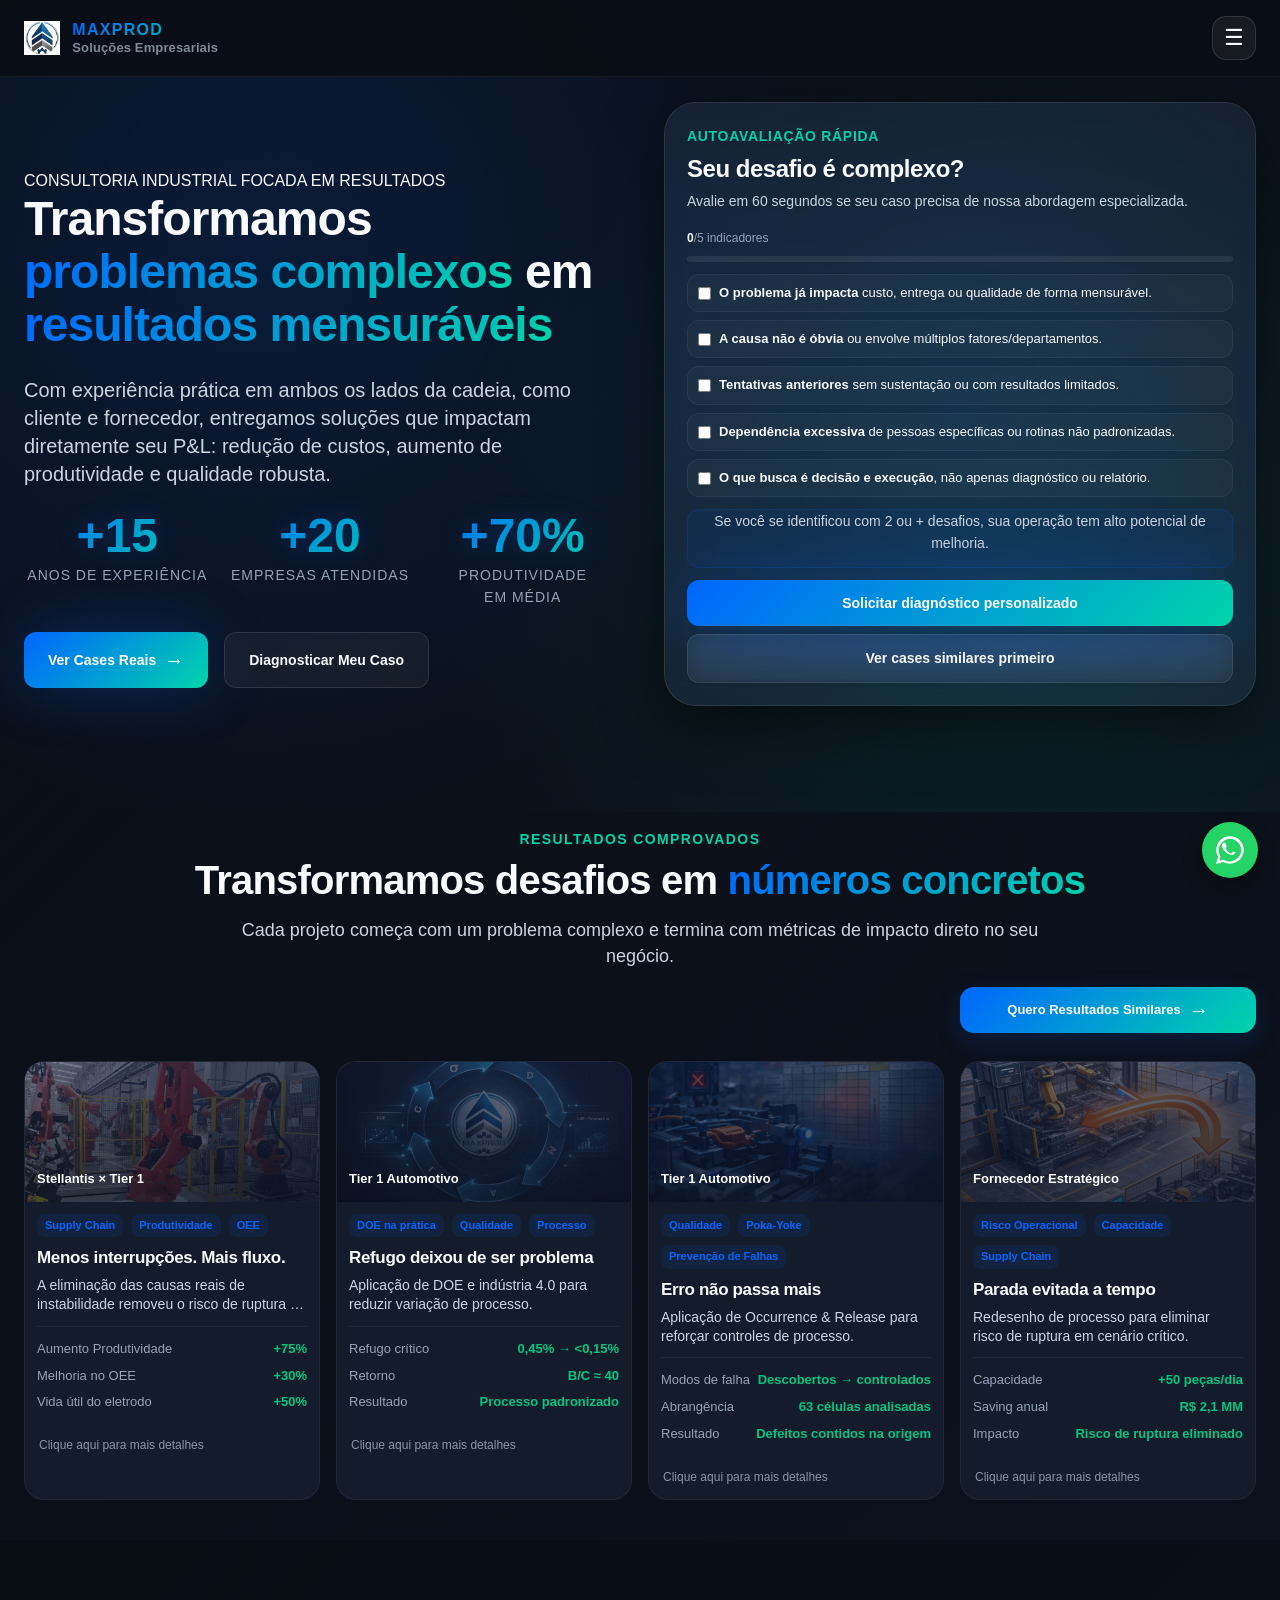
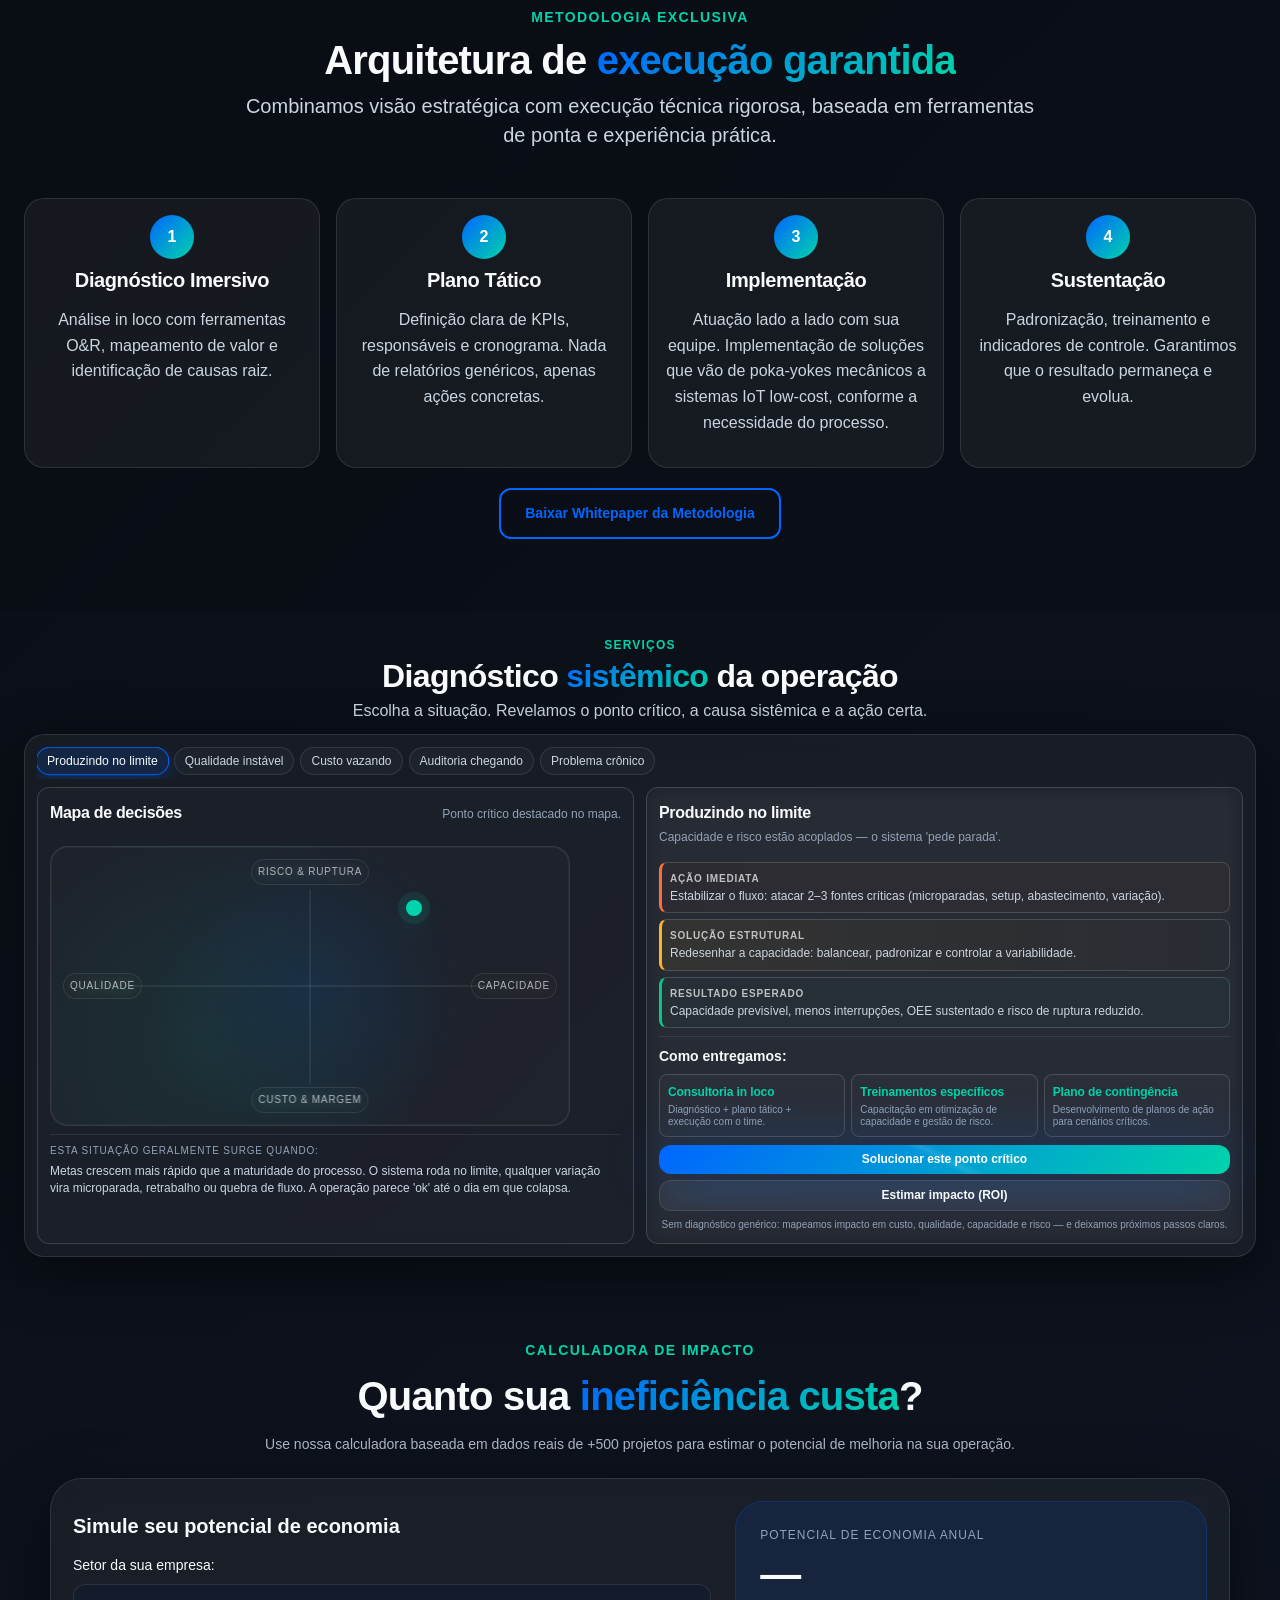
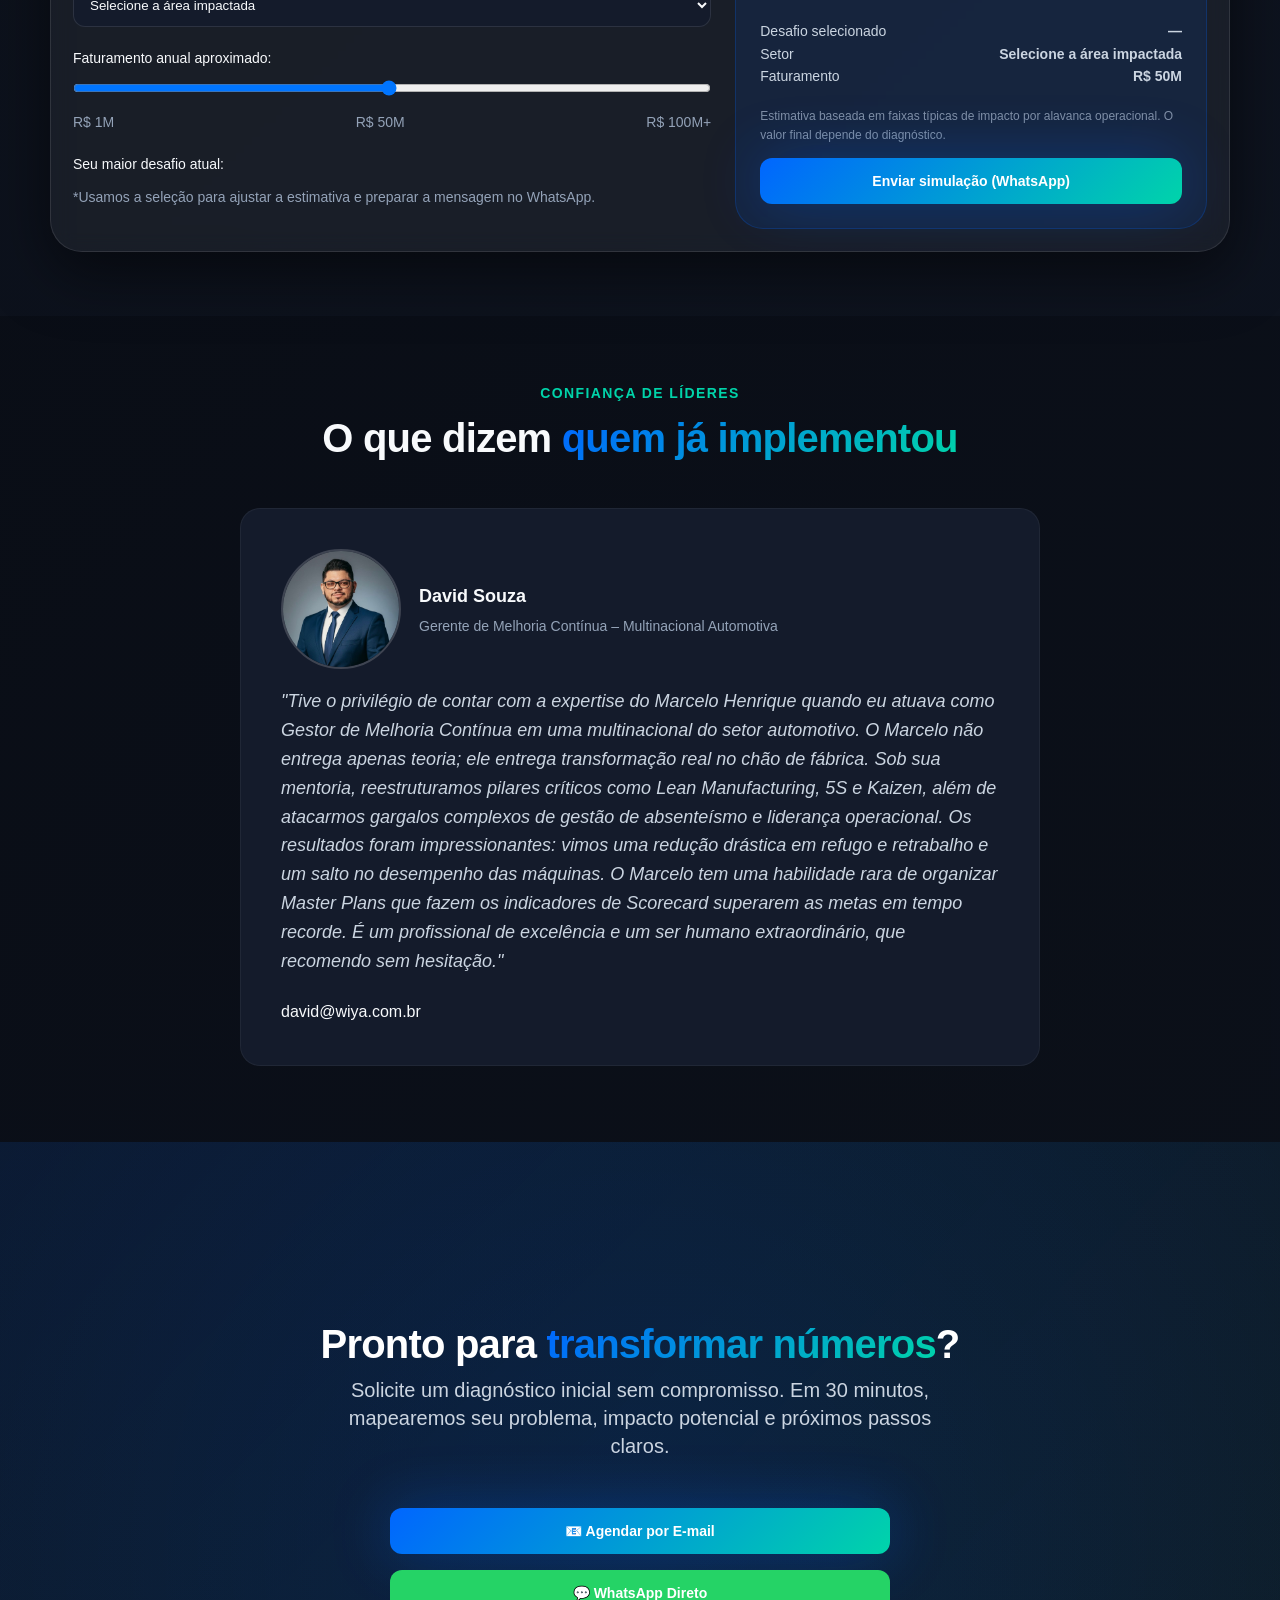
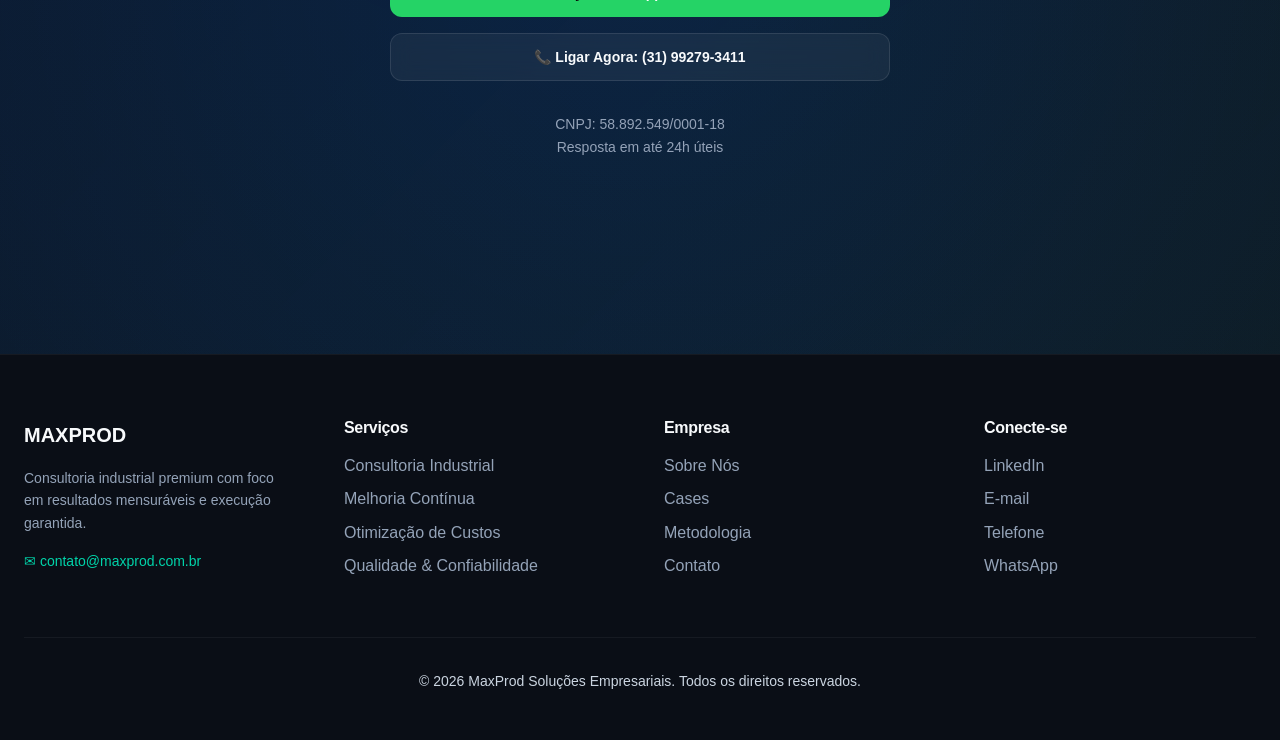
<file: index.html>
<!doctype html>
<html lang="pt-BR">
<head>
  <meta charset="utf-8" />
  <meta name="viewport" content="width=device-width,initial-scale=1" />
<meta name="description" content="MaxProd - Consultoria industrial premium. Resolvemos problemas complexos com resultados mensuráveis: +R$35M em savings, +20 empresas atendidas e +70% de produtividade média." />
  <title>MaxProd | Consultoria Industrial Premium com Resultados Comprovados</title>

  <!-- Google Tag Manager -->
  <script>(function(w,d,s,l,i){w[l]=w[l]||[];w[l].push({'gtm.start':
  new Date().getTime(),event:'gtm.js'});var f=d.getElementsByTagName(s)[0],
  j=d.createElement(s),dl=l!='dataLayer'?'&l='+l:'';j.async=true;j.src=
  'https://www.googletagmanager.com/gtm.js?id='+i+dl;f.parentNode.insertBefore(j,f);
  })(window,document,'script','dataLayer','GTM-P4CZ8X4B');</script>
  <!-- End Google Tag Manager -->




  <!-- Open Graph / Social Media -->
  <meta property="og:title" content="MaxProd | Consultoria Industrial Premium" />
<meta property="og:description" content="+R$35M em savings gerados | +20 empresas atendidas | +70% produtividade média | Cases Stellantis, Tier 1, Tier 2" />
  <meta property="og:type" content="website" />
  <meta property="og:image" content="https://maxprod.com.br/assets/og-image.jpg" />

  <!-- Favicon -->
  <link rel="icon" type="image/x-icon" href="assets/favicon.ico">

  <link rel="stylesheet" href="assets/css/site.css">
<style>
  /* Evita âncoras cortadas pelo header fixo */
  html { scroll-behavior: smooth; }
  #contact, #cases, #methodology, #services, #calculator {
    scroll-margin-top: 90px;
  }
</style>

</head>

<body>

<noscript>
<iframe src="https://www.googletagmanager.com/ns.html?id=GTM-P4CZ8X4B"
height="0" width="0" style="display:none;visibility:hidden"></iframe>
</noscript>


<!-- NAVIGATION (PADRÃO GLOBAL — 100% compatível) -->
<nav class="navbar" id="navbar">
  <div class="container nav-container">
    <a href="/#home" class="logo">
      <img src="/assets/img/logo-imagem1.png" alt="MaxProd Logo">
      <span class="logo-text">
        <span class="logo-title">MAXPROD</span>
        <span class="logo-sub">Soluções Empresariais</span>
      </span>
    </a>

    <button class="mobile-menu-btn" id="mobileMenuBtn">☰</button>

    <ul class="nav-menu">
      <li><a href="/#home" class="nav-link">Home</a></li>
      <li><a href="/#cases" class="nav-link">Cases</a></li>
      <li><a href="/#methodology" class="nav-link">Metodologia</a></li>
      <li><a href="/#services" class="nav-link">Serviços</a></li>

      <!-- ESG & INOVAÇÃO -->
      <li class="nav-item has-dropdown">
        <button class="nav-link nav-dd-toggle" type="button" aria-expanded="false">
          ESG &amp; Inovação <span class="nav-caret" aria-hidden="true">▾</span>
        </button>
        <div class="nav-dropdown nav-drop" role="menu" aria-label="ESG & Inovação">
          <a class="nav-drop-item" href="/esg/projeto-doacao.html">Projeto Doação</a>
          <a class="nav-drop-item" href="/esg/opera-guard.html">IA Aplicada: Opera Guard</a>
          <a class="nav-drop-item" href="/esg/startup-planta-produtiva.html">Startup Produtiva</a>
        </div>
      </li>

      <li><a href="/#calculator" class="nav-link">ROI Calc</a></li>

      <!-- INSIGHTS -->
      <li class="nav-item has-dropdown">
        <button class="nav-link nav-dd-toggle" type="button" aria-expanded="false">
          Insights <span class="nav-caret" aria-hidden="true">▾</span>
        </button>
        <div class="nav-dropdown nav-drop" role="menu" aria-label="Insights">
          <a class="nav-drop-item" href="/insights/">Artigos Técnicos</a>
          <a class="nav-drop-item" href="/insights/white-papers.html">White Papers</a>
        </div>
      </li>

      <li><a href="/clientes.html" class="nav-link">Clientes Atendidos</a></li>
      <li><a href="/sobre.html" class="nav-link">Sobre</a></li>
    </ul>

    <div class="nav-cta">
      <a href="/#contact" class="btn btn-primary">Fale Conosco</a>
    </div>
  </div>
</nav>

<!-- MOBILE MENU (PADRÃO GLOBAL — 100% compatível) -->
<div class="mobile-menu" id="mobileMenu">
  <div class="mobile-menu-header">
    <a href="/#home" class="logo">
      <img src="/assets/img/logo-imagem1.png" alt="MaxProd Logo">
      <span class="logo-text">
        <span class="logo-title">MAXPROD</span>
        <span class="logo-sub">Soluções Empresariais</span>
      </span>
    </a>
    <button id="closeMobileMenu">✕</button>
  </div>

  <ul class="mobile-nav">
    <li><a href="/#home">Home</a></li>
    <li><a href="/#cases">Cases</a></li>
    <li><a href="/#methodology">Metodologia</a></li>
 <li><a href="/#services">Serviços</a></li>

<!-- ESG & INOVAÇÃO (MOBILE) -->
<li style="margin-top: 10px; opacity: .85; font-size: 12px; letter-spacing: .12em;">
  ESG &amp; INOVAÇÃO
</li>
<li><a href="/esg/projeto-doacao.html">Projeto Doação</a></li>
<li><a href="/esg/opera-guard.html">IA Aplicada: Opera Guard</a></li>
<li><a href="/esg/startup-planta-produtiva.html">Startup Produtiva</a></li>

<li><a href="/#calculator">ROI Calc</a></li>


    <li><a href="/insights/">Insights</a></li>
    <li><a href="/clientes.html">Clientes Atendidos</a></li>
    <li><a href="/sobre.html">Sobre</a></li>
    <li><a href="/#contact">Fale Conosco</a></li>
  </ul>

  <div style="margin-top: var(--space-32);">
    <a href="/#calculator" class="btn btn-primary" style="width: 100%; margin-bottom: var(--space-16);">
      Calcular ROI
    </a>
    <a href="/#contact" class="btn btn-secondary" style="width: 100%;">
      Fale Conosco
    </a>
  </div>
</div>




  







  
  <!-- HERO SECTION -->
  <section id="home" class="hero section">
    <div class="hero-bg"></div>
    
    <div class="container">
      <div class="hero-grid">
        <div class="hero-content">
          <div class="overline">CONSULTORIA INDUSTRIAL FOCADA EM RESULTADOS </div>
          <h1>
            Transformamos <span class="text-gradient">problemas complexos</span> em 
            <span class="text-gradient">resultados mensuráveis</span>
          </h1>
          
          <p class="text-lead">
            Com experiência prática em ambos os lados da cadeia, como cliente e fornecedor, 
            entregamos soluções que impactam diretamente seu P&L: redução de custos, aumento 
            de produtividade e qualidade robusta.
          </p>

<div class="hero-stats">
  <div class="stat">
    <div class="stat-number" data-value="15" data-prefix="+" data-suffix="">15+</div>
    <div class="stat-label">anos de experiência</div>
  </div>

  <div class="stat">
    <div class="stat-number" data-value="20" data-prefix="+" data-suffix="">+20</div>
    <div class="stat-label">empresas atendidas</div>
  </div>

  <div class="stat">
    <div class="stat-number" data-value="70" data-prefix="+" data-suffix="%">+70%</div>
    <div class="stat-label">produtividade</div>
    <div class="stat-label">em média</div>
  </div>
</div>



          
          <div style="display: flex; gap: var(--space-16); flex-wrap: wrap;">
            <a href="#cases" class="btn btn-primary">
              Ver Cases Reais
              <span style="font-size: 20px;">→</span>
            </a>
            <a href="#contact" class="btn btn-secondary">
              Diagnosticar Meu Caso
            </a>
          </div>
        </div>

        <div class="hero-visual">
  <!-- ASSESSMENT INTERATIVO - Versão Premium -->
  <div class="visual-card" style="position: relative; overflow: hidden;">
    
    <!-- Glow effect -->
    <div style="position: absolute; top: -50%; left: -50%; right: -50%; bottom: -50%; 
                background: radial-gradient(circle at 50% 50%, rgba(0,102,255,0.15) 0%, transparent 70%);
                z-index: 0; pointer-events: none;"></div>
    
    <div style="position: relative; z-index: 1;">
      <div style="margin-bottom: var(--space-16);">
        <div style="font-size: var(--text-sm); color: var(--brand-secondary); font-weight: 600; 
                    margin-bottom: var(--space-8); letter-spacing: 0.05em;">
          AUTOAVALIAÇÃO RÁPIDA
        </div>
        <h4 style="margin-bottom: var(--space-8); color: var(--text-primary);">
          Seu desafio é complexo?
        </h4>
        <p style="font-size: var(--text-sm); margin-bottom: var(--space-16); color: var(--text-secondary);">
          Avalie em 60 segundos se seu caso precisa de nossa abordagem especializada.
        </p>
      </div>
      
      <!-- Progress Bar -->
      <div style="margin-bottom: var(--space-12);">
        <div style="display: flex; justify-content: space-between; margin-bottom: var(--space-8);">
          <span style="font-size: var(--text-xs); color: var(--text-tertiary);">
            <strong id="assessCount" style="color: var(--text-primary);">0</strong>/5 indicadores
          </span>
          <span style="font-size: var(--text-xs); color: var(--brand-secondary);" id="assessHint">
          </span>
        </div>
        
        <div style="height: 6px; background: rgba(255,255,255,0.08); border-radius: 3px; overflow: hidden;">
          <div id="assessBarFill" style="height: 100%; width: 0%; 
                    background: linear-gradient(90deg, var(--brand-primary), var(--brand-secondary));
                    transition: width 0.3s ease; border-radius: 3px;"></div>
        </div>
      </div>
      
      <!-- Assessment Items -->
      <div style="margin-bottom: var(--space-12);">
        <div class="assess-list" style="display: grid; gap: var(--space-8);">
          
          <label class="assess-item" style="display: flex; align-items: flex-start; gap: var(--space-12); 
                    padding: var(--space-12); background: rgba(255,255,255,0.03); 
                    border-radius: var(--radius-md); border: 1px solid rgba(255,255,255,0.05);
                    cursor: pointer; transition: all 0.2s ease;">
            <input type="checkbox" class="assessCheck" style="margin-top: 2px;">
            <span style="font-size: var(--text-sm); line-height: 1.4;">
              <strong style="color: var(--text-primary);">O problema já impacta</strong> 
              custo, entrega ou qualidade de forma mensurável.
            </span>
          </label>
          
          <label class="assess-item" style="display: flex; align-items: flex-start; gap: var(--space-12); 
                    padding: var(--space-12); background: rgba(255,255,255,0.03); 
                    border-radius: var(--radius-md); border: 1px solid rgba(255,255,255,0.05);
                    cursor: pointer; transition: all 0.2s ease;">
            <input type="checkbox" class="assessCheck" style="margin-top: 2px;">
            <span style="font-size: var(--text-sm); line-height: 1.4;">
              <strong style="color: var(--text-primary);">A causa não é óbvia</strong> 
              ou envolve múltiplos fatores/departamentos.
            </span>
          </label>
          
          <label class="assess-item" style="display: flex; align-items: flex-start; gap: var(--space-12); 
                    padding: var(--space-12); background: rgba(255,255,255,0.03); 
                    border-radius: var(--radius-md); border: 1px solid rgba(255,255,255,0.05);
                    cursor: pointer; transition: all 0.2s ease;">
            <input type="checkbox" class="assessCheck" style="margin-top: 2px;">
            <span style="font-size: var(--text-sm); line-height: 1.4;">
              <strong style="color: var(--text-primary);">Tentativas anteriores</strong> 
              sem sustentação ou com resultados limitados.
            </span>
          </label>
          
          <label class="assess-item" style="display: flex; align-items: flex-start; gap: var(--space-12); 
                    padding: var(--space-12); background: rgba(255,255,255,0.03); 
                    border-radius: var(--radius-md); border: 1px solid rgba(255,255,255,0.05);
                    cursor: pointer; transition: all 0.2s ease;">
            <input type="checkbox" class="assessCheck" style="margin-top: 2px;">
            <span style="font-size: var(--text-sm); line-height: 1.4;">
              <strong style="color: var(--text-primary);">Dependência excessiva</strong> 
              de pessoas específicas ou rotinas não padronizadas.
            </span>
          </label>
          
          <label class="assess-item" style="display: flex; align-items: flex-start; gap: var(--space-12); 
                    padding: var(--space-12); background: rgba(255,255,255,0.03); 
                    border-radius: var(--radius-md); border: 1px solid rgba(255,255,255,0.05);
                    cursor: pointer; transition: all 0.2s ease;">
            <input type="checkbox" class="assessCheck" style="margin-top: 2px;">
            <span style="font-size: var(--text-sm); line-height: 1.4;">
              <strong style="color: var(--text-primary);">O que busca é decisão e execução</strong>, 
              não apenas diagnóstico ou relatório.
            </span>
          </label>
          
        </div>
      </div>
      
      <!-- Result Message -->
      <div id="assessMsg" style="text-align: center; margin-bottom: var(--space-12); 
                padding: var(--space-10); background: rgba(0,102,255,0.08); 
                border-radius: var(--radius-md); border: 1px solid rgba(0,102,255,0.15);">
        <p style="font-size: var(--text-sm); margin: 0; color: var(--text-secondary);">
          Se você se identificou com 2 ou + desafios, sua operação tem alto potencial de melhoria.
        </p>
      </div>
      
      <!-- CTA Buttons -->
      <div class="assess-actions" style="display: grid; gap: var(--space-8);">
        <a href="#contact" id="assessCta" 
           class="btn btn-primary" 
           style="width: 100%; justify-content: center; text-decoration: none;">
          Solicitar diagnóstico personalizado
        </a>
        
        <a href="#cases" id="assessAlt" 
           class="btn btn-secondary" 
           style="width: 100%; justify-content: center; text-decoration: none;">
          Ver cases similares primeiro
        </a>
      </div>
      
    </div>
  </div>
</div>
      </div>
    </div>
  </section>

  <!-- CASES SECTION -->
  <section id="cases" class="section">
    <div class="container">
      <div class="section-header">
        <div class="overline">RESULTADOS COMPROVADOS</div>
        <h2>Transformamos desafios em <span class="text-gradient">números concretos</span></h2>
        <p class="text-lead" style="max-width: 800px; margin: 0 auto;">
          Cada projeto começa com um problema complexo e termina com métricas de impacto direto 
          no seu negócio.
        </p>
      </div>

      <!-- NOVO LAYOUT: CTA acima do card 4 + 4 cards na mesma linha -->
      <div class="cases-stage">
        <div class="cases-cta-float">
          <a href="#contact" class="btn btn-primary">
            Quero Resultados Similares
            <span style="font-size: 20px;">→</span>
          </a>
        </div>

        <div class="cases-grid cases-grid--4">
          <!-- Case 1 -->
          <a href="/cases/case-1.html" class="case-card animate-on-scroll">
            <div class="case-image">
              <div class="case-client">Stellantis × Tier 1</div>
            </div>
            <div class="case-content">
              <div class="case-tags">
                <span class="case-tag">Supply Chain</span>
                <span class="case-tag">Produtividade</span>
                <span class="case-tag">OEE</span>
              </div>
              <h4>Menos interrupções. Mais fluxo.</h4>
              <p>
                A eliminação das causas reais de instabilidade 
                removeu o risco de ruptura no cliente final.
              </p>

              <div class="case-results">
                <div class="result-item">
                  <span class="result-label">Aumento Produtividade</span>
                  <span class="result-value">+75%</span>
                </div>
                <div class="result-item">
                  <span class="result-label">Melhoria no OEE</span>
                  <span class="result-value"> +30% </span>
                </div>
                <div class="result-item">
                  <span class="result-label">Vida útil do eletrodo</span>
                  <span class="result-value">+50%</span>
                </div>
              </div>
            </div>
          </a>

          <!-- Case 2 -->
          <a href="/cases/case-2.html" class="case-card animate-on-scroll">
            <div class="case-image">
              <div class="case-client">Tier 1 Automotivo</div>
            </div>
            <div class="case-content">
              <div class="case-tags">
                <span class="case-tag">DOE na prática</span>
                <span class="case-tag">Qualidade</span>
                <span class="case-tag">Processo</span>
              </div>
              <h4>Refugo deixou de ser problema</h4>
              <p>
                Aplicação de DOE e indústria 4.0 para reduzir variação de processo.
              </p>

              <div class="case-results">
                <div class="result-item">
                  <span class="result-label">Refugo crítico</span>
                  <span class="result-value">0,45% → &lt;0,15%</span>
                </div>
                <div class="result-item">
                  <span class="result-label">Retorno</span>
                  <span class="result-value">B/C ≈ 40</span>
                </div>
                <div class="result-item">
                  <span class="result-label">Resultado</span>
                  <span class="result-value">Processo padronizado</span>
                </div>
              </div>
            </div>
          </a>

          <!-- Case 3 -->
          <a href="/cases/case-3.html" class="case-card animate-on-scroll">
            <div class="case-image">
              <div class="case-client">Tier 1 Automotivo</div>
            </div>
            <div class="case-content">
              <div class="case-tags">
                <span class="case-tag">Qualidade</span>
                <span class="case-tag">Poka-Yoke</span>
                <span class="case-tag">Prevenção de Falhas</span>
              </div>
              <h4>Erro não passa mais</h4>
              <p>
                Aplicação de Occurrence & Release para reforçar controles de processo.
              </p>

              <div class="case-results">
                <div class="result-item">
                  <span class="result-label">Modos de falha</span>
                  <span class="result-value">Descobertos → controlados</span>
                </div>
                <div class="result-item">
                  <span class="result-label">Abrangência</span>
                  <span class="result-value">63 células analisadas</span>
                </div>
                <div class="result-item">
                  <span class="result-label">Resultado</span>
                  <span class="result-value">Defeitos contidos na origem</span>
                </div>
              </div>
            </div>
          </a>

          <!-- Case 4 -->
          <a href="/cases/case-4.html" class="case-card animate-on-scroll">
            <div class="case-image">
              <div class="case-client">Fornecedor Estratégico</div>
            </div>
            <div class="case-content">
              <div class="case-tags">
                <span class="case-tag">Risco Operacional</span>
                <span class="case-tag">Capacidade</span>
                <span class="case-tag">Supply Chain</span>
              </div>
              <h4>Parada evitada a tempo</h4>
              <p>
                Redesenho de processo para eliminar risco de ruptura em cenário crítico.
              </p>
              <div class="case-results">
                <div class="result-item">
                  <span class="result-label">Capacidade</span>
                  <span class="result-value">+50 peças/dia</span>
                </div>
                <div class="result-item">
                  <span class="result-label">Saving anual</span>
                  <span class="result-value">R$ 2,1 MM</span>
                </div>
                <div class="result-item">
                  <span class="result-label">Impacto</span>
                  <span class="result-value">Risco de ruptura eliminado</span>
                </div>
              </div>
            </div>
          </a>
        </div>
      </div>
     
      
      <!-- /NOVO LAYOUT -->
    </div>
  </section>

  <!-- METHODOLOGY SECTION -->
  <section id="methodology" class="section" style="background: rgba(0,0,0,0.2);">
    <div class="container">
      <div class="section-header">
        <div class="overline">METODOLOGIA EXCLUSIVA</div>
        <h2>Arquitetura de <span class="text-gradient">execução garantida</span></h2>
        <p class="text-lead" style="max-width: 800px; margin: 0 auto;">
          Combinamos visão estratégica com execução técnica rigorosa, baseada em ferramentas 
          de ponta e experiência prática.
        </p>
      </div>

      <div class="methodology-steps">
        <div class="step animate-on-scroll">
          <div class="step-number">1</div>
          <h5>Diagnóstico Imersivo</h5>
          <p>
            Análise in loco com ferramentas O&R, mapeamento de valor e identificação 
            de causas raiz.
          </p>
        </div>

        <div class="step animate-on-scroll">
          <div class="step-number">2</div>
          <h5>Plano Tático</h5>
          <p>
            Definição clara de KPIs, responsáveis e cronograma. Nada de relatórios 
            genéricos, apenas ações concretas.
          </p>
        </div>

        <div class="step animate-on-scroll">
          <div class="step-number">3</div>
          <h5>Implementação</h5>
          <p>
            Atuação lado a lado com sua equipe. Implementação de soluções que vão de poka-yokes mecânicos a sistemas IoT 
            low-cost, conforme a necessidade do processo.
          </p>
        </div>

        <div class="step animate-on-scroll">
          <div class="step-number">4</div>
          <h5>Sustentação</h5>
          <p>
            Padronização, treinamento e indicadores de controle. Garantimos que o 
            resultado permaneça e evolua.
          </p>
        </div>
      </div>

      <div style="text-align: center; margin-top: var(--space-48);">
        <a href="assets/pdf/maxprod_whitepapper_metodologia.pdf"
   target="_blank"
   rel="noopener"
   class="btn btn-outline">
  Baixar Whitepaper da Metodologia
</a>
      </div>
    </div>
  </section>

<!-- SERVICES (DIAGNÓSTICO SISTÊMICO) -->
<section id="services" class="section" style="background: rgba(0,0,0,0.08);">
  <div class="container">
    <div class="section-header">
      <div class="overline">SERVIÇOS</div>
      <h2>Diagnóstico <span class="text-gradient">sistêmico</span> da operação</h2>
      <p class="text-lead" style="max-width: 860px; margin: 0 auto;">
        Escolha a situação. Revelamos o ponto crítico, a causa sistêmica e a ação certa.
      </p>
    </div>

    <div class="svc-shell glass">
      <!-- Situações -->
      <div class="svc-situations" role="tablist" aria-label="Situações da operação">
        <button class="svc-pill is-active" data-svc="limite" role="tab" aria-selected="true">
          Produzindo no limite
        </button>
        <button class="svc-pill" data-svc="qualidade" role="tab" aria-selected="false">
          Qualidade instável
        </button>
        <button class="svc-pill" data-svc="custo" role="tab" aria-selected="false">
          Custo vazando
        </button>
        <button class="svc-pill" data-svc="auditoria" role="tab" aria-selected="false">
          Auditoria chegando
        </button>
        <button class="svc-pill" data-svc="cronico" role="tab" aria-selected="false">
          Problema crônico
        </button>
      </div>

      <div class="svc-grid">
        <!-- MAPA -->
        <div class="svc-map-wrap">
          <div class="svc-map-head">
            <div class="svc-map-title">Mapa de decisões</div>
            <div class="svc-map-sub" id="svcMapHint">Clique em uma situação para ver o ponto crítico.</div>
          </div>

          <div class="svc-map" aria-label="Mapa sistêmico">
            <div class="svc-axis axis-top"><span>Risco &amp; Ruptura</span></div>
            <div class="svc-axis axis-right"><span>Capacidade</span></div>
            <div class="svc-axis axis-bottom"><span>Custo &amp; Margem</span></div>
            <div class="svc-axis axis-left"><span>Qualidade</span></div>

            <div class="svc-center">
              <div class="svc-dot" id="svcDot" aria-hidden="true"></div>
              <div class="svc-cross" aria-hidden="true"></div>
            </div>
          </div>

          <div class="svc-context">
            <div class="svc-context-kicker">Esta situação geralmente surge quando:</div>
            <p class="svc-context-text" id="svcContext"></p>
          </div>
        </div>

        <!-- SOLUÇÕES -->
        <div class="svc-solution glass">
          <div class="svc-solution-head">
            <div class="svc-solution-title" id="svcTitle">Produzindo no limite</div>
            <div class="svc-solution-mini" id="svcMini">Capacidade e risco estão acoplados — o sistema "pede parada".</div>
          </div>

          <div class="svc-rows">
            <div class="svc-row">
              <div class="svc-row-label">Ação imediata</div>
              <div class="svc-row-text" id="svcImmediate"></div>
            </div>

            <div class="svc-row">
              <div class="svc-row-label">Solução estrutural</div>
              <div class="svc-row-text" id="svcStructural"></div>
            </div>

            <div class="svc-row">
              <div class="svc-row-label">Resultado esperado</div>
              <div class="svc-row-text" id="svcOutcome"></div>
            </div>
          </div>

          <!-- Formas de entrega (inclui treinamentos e auditoria) -->
          <div class="svc-delivery">
            <div class="svc-delivery-title" id="svcDeliveryTitle">Como entregamos:</div>
            <div class="svc-delivery-grid" id="svcDeliveryGrid">
              <!-- Os chips serão gerados dinamicamente pelo JavaScript -->
            </div>
          </div>

          <div class="svc-cta">
            <a href="#contact" class="btn btn-primary" id="svcPrimaryCta">
              Solucionar este ponto crítico
            </a>
            <a href="#calculator" class="btn btn-secondary" id="svcSecondaryCta">
              Estimar impacto (ROI)
            </a>

            <div class="svc-footnote">
              Sem diagnóstico genérico: mapeamos impacto em custo, qualidade, capacidade e risco — e deixamos próximos passos claros.
            </div>
          </div>
        </div>
      </div>
    </div>

  </div>
</section>

        
  <!-- ROI CALCULATOR -->
 <section id="calculator" class="section" style="padding-top: 56px;">
    <div class="container">
      <div class="section-header">
        <div class="overline">CALCULADORA DE IMPACTO</div>
        <h2>Quanto sua <span class="text-gradient">ineficiência custa</span>?</h2>
        <p class="text-lead" style="max-width: 800px; margin: 0 auto;">
          Use nossa calculadora baseada em dados reais de +500 projetos para estimar 
          o potencial de melhoria na sua operação.
        </p>
      </div>


    <div class="visual-card" style="max-width: 1180px; margin: 0 auto;">
  <div class="roi-card">

    <!-- ESQUERDA: SIMULAÇÃO -->
    <div class="roi-left">
      <div class="roi-title">Simule seu potencial de economia</div>

      <div style="margin-bottom: var(--space-20);">
        <label style="display:block;margin-bottom:var(--space-8);font-size:var(--text-sm);">
          Setor da sua empresa:
        </label>
<select id="roiSector" style="width:100%;padding:var(--space-12);background:var(--space-3);
        border:1px solid var(--glass-border);border-radius:var(--radius-md);color:var(--text-primary);">

  <option value="" disabled selected>Selecione a área impactada</option>

  <option value="operacoes">Industrial &amp; Operações</option>
  <option value="qualidade">Qualidade</option>
  <option value="comercial">Comercial &amp; Receita</option>
  <option value="estrategia">Estratégia &amp; Diretoria</option>
  <option value="esg">ESG &amp; Inovação</option>
  <option value="corporativo">Corporativo &amp; Suporte</option>

</select>

        <div id="roiSectorMicrocopy" class="roi-microcopy-box">
  <!-- texto inserido via JS -->
</div>


 </div>

      <div style="margin-bottom: var(--space-20);">
        <label style="display:block;margin-bottom:var(--space-8);font-size:var(--text-sm);">
          Faturamento anual aproximado:
        </label>
        <input id="roiRevenue" type="range" min="1" max="100" value="50" style="width:100%;">
        <div style="display:flex;justify-content:space-between;font-size:var(--text-sm);
                    color:var(--text-tertiary);margin-top:var(--space-8);">
          <span>R$ 1M</span>
          <span id="revenueValue">R$ 50M</span>
          <span>R$ 100M+</span>
        </div>
      </div>

      <div style="margin-bottom: var(--space-8);">
        <label style="display:block;margin-bottom:var(--space-8);font-size:var(--text-sm);">
          Seu maior desafio atual:
        </label>

        <div id="roiChallenges" style="display:flex;flex-wrap:wrap;gap:var(--space-8);">
  <!-- desafios gerados via JS -->
</div>
        
        <p style="margin-top:var(--space-12);font-size:var(--text-sm);color:var(--text-tertiary);">
          *Usamos a seleção para ajustar a estimativa e preparar a mensagem no WhatsApp.
        </p>
      </div>
    </div>

    <!-- DIREITA: RESULTADO -->
    <div class="roi-right">
      <div class="roi-kicker">POTENCIAL DE ECONOMIA ANUAL</div>
      <div id="roiValue" class="roi-big" style="font-size: clamp(28px, 3.2vw, 44px); line-height: 1.05;">
  R$ 1,2M – R$ 3,5M
</div>


      <div class="roi-meta">
        <div class="row">
          <span>Desafio selecionado</span>
          <strong id="roiChLabel">—</strong>
        </div>
        <div class="row">
          <span>Setor</span>
          <strong id="roiSectorLabel">Manufatura Automotiva</strong>
        </div>
        <div class="row">
          <span>Faturamento</span>
          <strong id="roiRevLabel">R$ 50M</strong>
        </div>
      </div>
      
<p style="font-size:12px;color:var(--text-tertiary);margin-bottom:var(--space-12);opacity:0.85;">
  Estimativa baseada em faixas típicas de impacto por alavanca operacional.
  O valor final depende do diagnóstico.
</p>


<div class="roi-actions">
  <a href="https://wa.me/5531992793411" target="_blank" rel="noopener" class="btn btn-primary" id="roiCtaSend">
    Enviar simulação (WhatsApp)
  </a>
</div>
     
    </div>

  </div>
</div>


      
  
  </section>

  <!-- TESTIMONIALS -->
<section class="section" style="background: rgba(0,0,0,0.2);">
  <div class="container">

    <div class="section-header">
      <div class="overline">CONFIANÇA DE LÍDERES</div>
      <h2>O que dizem <span class="text-gradient">quem já implementou</span></h2>
    </div>

    <div class="testimonial-slider">

      <!-- DEPOIMENTO DAVID -->
      <div class="testimonial">

        <div class="testimonial-header">
          <img src="/assets/img/david-souza.jpeg"
               alt="David de Souza"
               class="testimonial-avatar">

          <div class="testimonial-meta">
            <div class="testimonial-author">David Souza</div>
            <div class="testimonial-role">
              Gerente de Melhoria Contínua – Multinacional Automotiva
            </div>
          </div>
        </div>

        <div class="testimonial-quote">
          "Tive o privilégio de contar com a expertise do Marcelo Henrique quando eu atuava como Gestor de Melhoria Contínua em uma multinacional do setor automotivo. O Marcelo não entrega apenas teoria; ele entrega transformação real no chão de fábrica.

          Sob sua mentoria, reestruturamos pilares críticos como Lean Manufacturing, 5S e Kaizen, além de atacarmos gargalos complexos de gestão de absenteísmo e liderança operacional. Os resultados foram impressionantes: vimos uma redução drástica em refugo e retrabalho e um salto no desempenho das máquinas.

          O Marcelo tem uma habilidade rara de organizar Master Plans que fazem os indicadores de Scorecard superarem as metas em tempo recorde. É um profissional de excelência e um ser humano extraordinário, que recomendo sem hesitação."
        </div>
<div class="testimonial-email">
  david@wiya.com.br
</div>
      </div>
<!-- DEPOIMENTO CARLA BARBOSA -->
<div class="testimonial">

  <div class="testimonial-header">

    <div class="testimonial-media">
      <img src="/assets/img/carla-barbosa.jpeg"
           alt="Carla Barbosa"
           class="testimonial-avatar">

      <img src="/assets/img/logo-carla-barbosa.png"
           alt="Carla Barbosa Studio de Beleza"
           class="testimonial-logo">
    </div>

    <div class="testimonial-meta">
      <div class="testimonial-author">Carla Barbosa</div>
      <div class="testimonial-role">
        Fundadora – Carla Barbosa Studio de Beleza
      </div>
    </div>

  </div>

  <div class="testimonial-quote">
    "Contratei o Marcelo Henrique para nos ajudar a organizar e profissionalizar os processos do Carla Barbosa Studio de Beleza, e o resultado superou as expectativas.

    Com sua atuação, padronizamos procedimentos por meio da criação de SOPs (Procedimentos Operacionais Padrão), trazendo clareza, repetibilidade e qualidade consistente nos atendimentos. Além disso, obtivemos redução significativa no consumo de insumos, gerando diminuição direta de custos sem impactar a experiência do cliente.

    O Marcelo possui uma abordagem extremamente prática e consegue traduzir conceitos de gestão em soluções simples e aplicáveis. Recomendo fortemente para empresas que buscam organização, eficiência e crescimento sustentável."
  </div>

</div>

      <!-- DEPOIMENTO EXISTENTE -->
      <div class="testimonial">

        <div class="testimonial-quote">
          "A MaxProd trouxe uma visão única por ter experiência prática como cliente e fornecedor.
          Em 6 semanas, identificamos R$ 850k/ano em savings que estavam completamente invisíveis."
        </div>

        <div class="testimonial-author">Diretor Industrial</div>
        <div class="testimonial-role">Fornecedor Tier 1 Automotivo</div>

      </div>

    </div>

  </div>
</section>


  
  <!-- FINAL CTA -->
  <section id="contact" class="cta-section">
    <div class="container">
      <div class="section-header">
        <h2 style="color: white;">Pronto para <span class="text-gradient">transformar números</span>?</h2>
        <p class="text-lead" style="max-width: 600px; margin: 0 auto; color: var(--text-secondary);">
          Solicite um diagnóstico inicial sem compromisso. Em 30 minutos, mapearemos seu problema, 
          impacto potencial e próximos passos claros.
        </p>
      </div>

      <div style="max-width: 500px; margin: var(--space-48) auto 0;">
        <div style="display: grid; gap: var(--space-16);">
          <a href="mailto:contato@maxprod.com.br?subject=Diagnóstico MaxProd&body=Olá,%0A%0AGostaria de agendar um diagnóstico inicial.%0A%0AMeu maior desafio atual é:%0A%0AIndique melhor horário para contato:" 
             class="btn btn-primary" style="justify-content: center;">
            📧 Agendar por E-mail
          </a>
          
          <a href="https://wa.me/5531992793411?text=Olá!%20Gostaria%20de%20agendar%20um%20diagnóstico%20inicial%20com%20a%20MaxProd." 
             target="_blank" 
             class="btn" 
             style="background: #25D366; color: white; justify-content: center;">
            💬 WhatsApp Direto
          </a>
          
          <a href="tel:+5531992793411" 
             class="btn btn-secondary" 
             style="justify-content: center;">
            📞 Ligar Agora: (31) 99279-3411
          </a>
        </div>
        
        <div style="text-align: center; margin-top: var(--space-32);">
          <p style="font-size: var(--text-sm); color: var(--text-tertiary);">
            CNPJ: 58.892.549/0001-18<br>
            Resposta em até 24h úteis
          </p>
        </div>
      </div>
    </div>
  </section>

  <!-- FOOTER -->
  <footer class="footer">
    <div class="container">
      <div class="footer-grid">
        <div>
          <div class="footer-logo">MAXPROD</div>
          <p style="font-size: var(--text-sm); color: var(--text-tertiary); max-width: 300px;">
            Consultoria industrial premium com foco em resultados mensuráveis e execução garantida.
          </p>
          <p style="margin-top: 8px; font-size: var(--text-sm);">
  <a href="mailto:contato@maxprod.com.br" 
     style="color: var(--brand-secondary); text-decoration: none;">
    ✉ contato@maxprod.com.br
  </a>
</p>
        </div>

        <div>
          <h6 style="font-size: var(--text-base); margin-bottom: var(--space-16);">Serviços</h6>
          <ul class="footer-links">
            <li><a href="#cases">Consultoria Industrial</a></li>
            <li><a href="#methodology">Melhoria Contínua</a></li>
            <li><a href="#calculator">Otimização de Custos</a></li>
            <li><a href="#cases">Qualidade & Confiabilidade</a></li>
          </ul>
        </div>

        <div>
          <h6 style="font-size: var(--text-base); margin-bottom: var(--space-16);">Empresa</h6>
          <ul class="footer-links">
            <li><a href="#about">Sobre Nós</a></li>
            <li><a href="#cases">Cases</a></li>
            <li><a href="#methodology">Metodologia</a></li>
            <li><a href="#contact">Contato</a></li>
          </ul>
        </div>

        <div>
          <h6 style="font-size: var(--text-base); margin-bottom: var(--space-16);">Conecte-se</h6>
          <ul class="footer-links">
            <li><a href="https://linkedin.com/company/maxprod" target="_blank">LinkedIn</a></li>
            <li><a href="mailto:contato@maxprod.com.br">E-mail</a></li>
            <li><a href="tel:+5531992793411">Telefone</a></li>
            <li><a href="#contact">WhatsApp</a></li>
          </ul>
        </div>
      </div>

      <div class="footer-bottom">
        <p>© <span id="currentYear"></span> MaxProd Soluções Empresariais. Todos os direitos reservados.</p>
      </div>
    </div>
  </footer>

  <!-- SCRIPTS -->
  <script>
    // Current year in footer
    document.getElementById('currentYear').textContent = new Date().getFullYear();

    // Navbar scroll effect
    window.addEventListener('scroll', function() {
      const navbar = document.getElementById('navbar');
      if (window.scrollY > 50) {
        navbar.classList.add('scrolled');
      } else {
        navbar.classList.remove('scrolled');
      }
    });

    // Mobile menu toggle
    const mobileMenuBtn = document.getElementById('mobileMenuBtn');
    const closeMobileMenu = document.getElementById('closeMobileMenu');
    const mobileMenu = document.getElementById('mobileMenu');

    mobileMenuBtn.addEventListener('click', function() {
      mobileMenu.classList.add('active');
      document.body.style.overflow = 'hidden';
    });

    closeMobileMenu.addEventListener('click', function() {
      mobileMenu.classList.remove('active');
      document.body.style.overflow = '';
    });

    // Close mobile menu when clicking outside
    mobileMenu.addEventListener('click', function(e) {
      if (e.target === mobileMenu) {
        mobileMenu.classList.remove('active');
        document.body.style.overflow = '';
      }
    });

    // Scroll animations
    function checkScroll() {
      const elements = document.querySelectorAll('.animate-on-scroll');
      
      elements.forEach(element => {
        const elementTop = element.getBoundingClientRect().top;
        const windowHeight = window.innerHeight;
        
        if (elementTop < windowHeight * 0.85) {
          element.classList.add('visible');
        }
      });
    }

    window.addEventListener('scroll', checkScroll);
    window.addEventListener('load', checkScroll);

// Smooth scroll (HOME) — suporta "#..." e "/#..."
document.querySelectorAll('a[href^="#"], a[href^="/#"]').forEach(anchor => {
  anchor.addEventListener('click', function(e) {
    const href = this.getAttribute('href');
    if (!href || href === '#' || href === '/#') return;

    // Só aplica smooth scroll se o destino existir na página atual
    const targetId = href.startsWith('/#') ? href.slice(1) : href; // "/#cases" -> "#cases"
    const targetElement = document.querySelector(targetId);

    if (targetElement) {
      e.preventDefault();

      // Close mobile menu if open
      const mobileMenu = document.getElementById('mobileMenu');
      if (mobileMenu) mobileMenu.classList.remove('active');
      document.body.style.overflow = '';

// Scroll suave com offset do header + centralização (quando possível)
const rootStyles = getComputedStyle(document.documentElement);
const navH = parseInt(rootStyles.getPropertyValue('--nav-h')) || 88;

const rect = targetElement.getBoundingClientRect();
const absoluteTop = window.scrollY + rect.top;

// centraliza na tela quando a seção for menor que a viewport
const canCenter = rect.height > 0 && rect.height < window.innerHeight;
const centerOffset = canCenter ? Math.max(0, (window.innerHeight - rect.height) / 2) : 0;

const finalTop = absoluteTop - navH - centerOffset;

window.scrollTo({
  top: finalTop,
  behavior: 'smooth'
});

      
    }
    // Se não existir (página interna), o navegador navega normalmente para "/#..."
  });
});





    
    
    
    // Assessment Interativo
    (function(){
      const checks = document.querySelectorAll(".assessCheck");
      const countEl = document.getElementById("assessCount");
      const barFill = document.getElementById("assessBarFill");
      const msgEl = document.getElementById("assessMsg");
      const hintEl = document.getElementById("assessHint");
      const ctaEl = document.getElementById("assessCta");
      const altEl = document.getElementById("assessAlt");
      const card = document.querySelector(".visual-card");

      if(!checks.length) return;

      const total = checks.length;
      let wasFit = false;

      function update(){
        const selected = [...checks].filter(c => c.checked).length;
        countEl.textContent = selected;
        barFill.style.width = (selected/total)*100 + "%";

        const isFit = selected >= 2;

        if(isFit){
          msgEl.innerHTML = '<p style="font-size: var(--text-sm); margin: 0; color: var(--success);"><strong>✅ Alto potencial identificado!</strong> Sua operação se beneficia com nossa abordagem.</p>';
          if(hintEl) hintEl.textContent = "✅ Alto potencial (2+)";
         if(hintEl) hintEl.style.color = "var(--success)";
          ctaEl.textContent = "Solicitar diagnóstico personalizado";
          ctaEl.href = "#contact";
          altEl.textContent = "Ver nossa metodologia detalhada";
          altEl.href = "#methodology";
        }else{
          msgEl.innerHTML = '<p style="font-size: var(--text-sm); margin: 0; color: var(--text-secondary);">Veja como transformamos diagnósticos em resultados reais em nossos cases.</p>';
          if(hintEl) {
            hintEl.textContent = "Selecione 2+ para alto potencial";
            if(hintEl) hintEl.style.color = "var(--brand-secondary)";
          }
          ctaEl.textContent = "Explorar cases de sucesso";
          ctaEl.href = "#cases";
          altEl.textContent = "Conhecer nossos serviços";
          altEl.href = "#services";
        }

        if(isFit && !wasFit && card){
          // Adiciona efeito visual sutil
          card.style.boxShadow = "0 0 0 2px var(--success), var(--shadow-lg)";
          setTimeout(() => {
            card.style.boxShadow = "var(--shadow-lg)";
          }, 1000);
        }
        wasFit = isFit;
      }

      checks.forEach(c => {
        c.addEventListener("change", update);
        
        // Adiciona efeito visual ao clicar
        c.addEventListener("change", function() {
          const parent = this.closest('.assess-item');
          if(this.checked) {
            parent.style.background = "rgba(0,102,255,0.08)";
            parent.style.borderColor = "var(--brand-primary)";
            parent.style.transform = "translateY(-2px)";
          } else {
            parent.style.background = "rgba(255,255,255,0.03)";
            parent.style.borderColor = "rgba(255,255,255,0.05)";
            parent.style.transform = "none";
          }
        });
      });
      
      
    })();
    /* ===============================
   HERO STATS COUNTER + PULSE (PATCH)
   =============================== */
(function(){
  const nodes = document.querySelectorAll(".hero .stat-number[data-value]");
  if(!nodes.length) return;

  const prefersReduced = window.matchMedia && window.matchMedia("(prefers-reduced-motion: reduce)").matches;

  function easeOutCubic(t){ return 1 - Math.pow(1 - t, 3); }

  function animateOne(el){
    const raw = Number(el.getAttribute("data-value") || "0");
    const prefix = el.getAttribute("data-prefix") || "";
    const suffix = el.getAttribute("data-suffix") || "";

    // fallback: se reduce motion, só imprime direto
    if(prefersReduced){
      el.textContent = `${prefix}${raw}${suffix}`;
      return;
    }

    const duration = 1100; // ms
    const start = performance.now();
    const from = 0;

    // garante que começa do zero visualmente
   el.textContent = `${prefix}${from}${suffix}`;
    function frame(now){
      const p = Math.min(1, (now - start) / duration);
      const v = Math.round(from + (raw - from) * easeOutCubic(p));

   el.textContent = `${prefix}${v}${suffix}`;
      if(p < 1){
        requestAnimationFrame(frame);
      }else{
        // dispara pulse 1x quando termina
        el.classList.remove("pulse"); // reset
        // força reflow para garantir reinício da animação
        void el.offsetWidth;
        el.classList.add("pulse");
        setTimeout(() => el.classList.remove("pulse"), 950);
      }
    }

    requestAnimationFrame(frame);
  }

  // dispara quando o hero entra na tela
  let fired = false;
  const hero = document.querySelector("#home.hero");
  if(!hero){
    nodes.forEach(animateOne);
    return;
  }

  const io = new IntersectionObserver((entries)=>{
    entries.forEach(entry=>{
      if(entry.isIntersecting && !fired){
        fired = true;
        nodes.forEach(animateOne);
        io.disconnect();
      }
    });
  }, { threshold: 0.35 });

  io.observe(hero);
})();

/* ===============================
   NAV ACTIVE LINK (SCROLL + CLICK)
   =============================== */
(function () {
  const sections = document.querySelectorAll("section[id]");
  const navLinks = document.querySelectorAll(".nav-link");

  function activateNavLink() {
    let scrollY = window.pageYOffset + 120; // offset do menu fixo

    sections.forEach(section => {
      const sectionTop = section.offsetTop;
      const sectionHeight = section.offsetHeight;
      const sectionId = section.getAttribute("id");

      if (
        scrollY >= sectionTop &&
        scrollY < sectionTop + sectionHeight
      ) {
        navLinks.forEach(link => link.classList.remove("active"));

      const activeLink = document.querySelector(`.nav-link[href="#${sectionId}"]`);
        if (activeLink) activeLink.classList.add("active");
      }
    });
  }

  window.addEventListener("scroll", activateNavLink);

  // Ativa imediatamente ao carregar
  activateNavLink();
})();


    // ===============================
// SERVICES — Diagnóstico Sistêmico (Mapa de Decisões) - VERSÃO ATUALIZADA
// ===============================
(function(){
  const data = {
    limite: {
      title: "Produzindo no limite",
      mini: "Capacidade e risco estão acoplados — o sistema 'pede parada'.",
      context: "Metas crescem mais rápido que a maturidade do processo. O sistema roda no limite, qualquer variação vira microparada, retrabalho ou quebra de fluxo. A operação parece 'ok' até o dia em que colapsa.",
      immediate: "Estabilizar o fluxo: atacar 2–3 fontes críticas (microparadas, setup, abastecimento, variação).",
      structural: "Redesenhar a capacidade: balancear, padronizar e controlar a variabilidade.",
      outcome: "Capacidade previsível, menos interrupções, OEE sustentado e risco de ruptura reduzido.",
      dot: { x: 70, y: 22 },
      // CONTEÚDO PARA "COMO ENTREGAMOS"
      deliveryTitle: "Como entregamos:",
      deliveryChips: [
        { top: "Consultoria in loco", sub: "Diagnóstico + plano tático + execução com o time." },
        { top: "Treinamentos específicos", sub: "Capacitação em otimização de capacidade e gestão de risco." },
        { top: "Plano de contingência", sub: "Desenvolvimento de planos de ação para cenários críticos." }
      ],
      ctaPrimary: "Solucionar este ponto crítico",
      ctaSecondary: "Estimar impacto (ROI)"
    },
    qualidade: {
      title: "Qualidade instável",
      mini: "Qualidade não é 'taxa'. É previsibilidade do processo.",
      context: "O processo opera com variabilidade escondida: parâmetros sem janela robusta, inspeção que pega tarde e dependência de 'quem sabe fazer'. O defeito aparece em ondas, não em tendência.",
      immediate: "Conter escape e estabilizar: fortalecer retenção e estudar o modo de falha dominante de maior criticidade.",
      structural: "Robustez do processo: O&R/FMEA aplicado, DOE quando necessário, e prevenção na origem.",
      outcome: "Redução de variabilidade, menos retrabalho/refugo, e qualidade consistente sem 'heroísmo'.",
      dot: { x: 28, y: 50 },
      // CONTEÚDO PARA "COMO ENTREGAMOS"
      deliveryTitle: "Como entregamos:",
      deliveryChips: [
        { top: "Consultoria em qualidade", sub: "Aplicação prática de O&R/FMEA com equipe." },
        { top: "Treinamentos técnicos", sub: "Capacitação em controle estatístico e análise de dados." },
        { top: "Auditoria de processo", sub: "Avaliação e correção de desvios na rotina." }
      ],
      ctaPrimary: "Solucionar este ponto crítico",
      ctaSecondary: "Estimar impacto (ROI)"
    },
    custo: {
      title: "Custo vazando",
      mini: "O custo real não aparece no orçamento — aparece no desperdício diário.",
      context: "Existe dinheiro vazando por perdas pequenas e recorrentes: consumo, refugo oculto, retrabalho, energia, tempo improdutivo e decisões locais que empurram custo para 'fora do radar'.",
      immediate: "Mapear e travar as sangrias: medir perdas e agir nos top drivers.",
      structural: "Sistema de custo operacional: padrão + indicadores + governança. Eliminar causas raiz.",
      outcome: "Margem recuperada com evidência: custo unitário menor e previsível, sem 'corte cego'.",
      dot: { x: 54, y: 78 },
      // CONTEÚDO PARA "COMO ENTREGAMOS"
      deliveryTitle: "Como entregamos:",
      deliveryChips: [
        { top: "Diagnóstico de custos", sub: "Mapeamento completo de perdas e oportunidades." },
        { top: "Otimização de processos", sub: "Redesenho para eliminar desperdícios." },
        { top: "Gestão de indicadores", sub: "Implementação de KPIs de custo operacional." }
      ],
      ctaPrimary: "Solucionar este ponto crítico",
      ctaSecondary: "Estimar impacto (ROI)"
    },
    auditoria: {
      title: "Auditoria chegando",
      mini: "Preparar auditoria não é 'montar pasta' — é fechar gaps com evidência.",
      context: "O time sabe o que deveria existir, mas as evidências não estão consistentes: padrões, rastreabilidade, rotinas, registros e accountability. A auditoria vira estresse e correção em cima da hora.",
      immediate: "Gap assessment rápido: gaps críticos identificados e evidenciados.",
      structural: "Sustentação e maturidade: padronização, treinamento, rotinas, indicadores e auditorias internas.",
      outcome: "Auditoria com segurança: conformidade demonstrável, menos risco e time alinhado.",
      dot: { x: 56, y: 34 },
      // CONTEÚDO PARA "COMO ENTREGAMOS"
      deliveryTitle: "Como entregamos:",
      deliveryChips: [
        { top: "Consultoria in loco", sub: "Diagnóstico + plano tático + execução com o time." },
        { top: "Treinamentos", sub: "Formação prática + padronização + sustentação." },
        { top: "Preparação para auditorias", sub: "Gap assessment + plano + evidências e rotina." }
      ],
      ctaPrimary: "Solucionar este ponto crítico",
      ctaSecondary: "Estimar impacto (ROI)"
    },
    cronico: {
      title: "Problema crônico",
      mini: "Quando o problema vira 'normal', ele já está no sistema.",
      context: "O problema se repete porque a solução sempre foi local: apaga incêndio, muda turno, troca pessoa. Sem leitura sistêmica, ele volta com outra cara.",
      immediate: "Definir o modo de falha, medir, travar variação e impedir recorrência com contenção inteligente.",
      structural: "Decisão e execução: causas raiz, ações com dono e prazo, e sustentação com treinamento + auditoria interna.",
      outcome: "Recorrência eliminada e operação menos dependente de pessoas específicas.",
      dot: { x: 46, y: 56 },
      // CONTEÚDO PARA "COMO ENTREGAMOS"
      deliveryTitle: "Como entregamos:",
      deliveryChips: [
        { top: "Análise de causa raiz", sub: "Investigação profunda e sistemática do problema." },
        { top: "Implementação de soluções", sub: "Ações corretivas com acompanhamento." },
        { top: "Sustentação", sub: "Monitoramento e ajustes para evitar recorrência." }
      ],
      ctaPrimary: "Solucionar este ponto crítico",
      ctaSecondary: "Estimar impacto (ROI)"
    }
  };

  const pills = document.querySelectorAll('#services .svc-pill');
  const dot = document.getElementById('svcDot');
  const mapHint = document.getElementById('svcMapHint');

  const title = document.getElementById('svcTitle');
  const mini = document.getElementById('svcMini');
  const context = document.getElementById('svcContext');
  const immediate = document.getElementById('svcImmediate');
  const structural = document.getElementById('svcStructural');
  const outcome = document.getElementById('svcOutcome');
  
  // NOVOS ELEMENTOS PARA "COMO ENTREGAMOS"
  const deliveryTitle = document.getElementById('svcDeliveryTitle');
  const deliveryGrid = document.getElementById('svcDeliveryGrid');
  const primaryCta = document.getElementById('svcPrimaryCta');
  const secondaryCta = document.getElementById('svcSecondaryCta');

  function setActive(key){
    const d = data[key];
    if(!d) return;

    pills.forEach(p => {
      const on = p.dataset.svc === key;
      p.classList.toggle('is-active', on);
      p.setAttribute('aria-selected', on ? 'true' : 'false');
    });

    title.textContent = d.title;
    mini.textContent = d.mini;
    context.textContent = d.context;
    immediate.textContent = d.immediate;
    structural.textContent = d.structural;
    outcome.textContent = d.outcome;

    // posiciona dot (% relativo ao mapa)
    dot.style.left = d.dot.x + '%';
    dot.style.top = d.dot.y + '%';

    // ATUALIZA A SEÇÃO "COMO ENTREGAMOS"
    if (deliveryTitle && d.deliveryTitle) {
      deliveryTitle.textContent = d.deliveryTitle;
    }

    if (deliveryGrid && d.deliveryChips) {
      // Limpa o conteúdo atual
      deliveryGrid.innerHTML = '';
      
      // Adiciona os novos chips
      d.deliveryChips.forEach(chip => {
        const chipElement = document.createElement('div');
        chipElement.className = 'svc-chip';

        chipElement.innerHTML = `
  <div class="svc-chip-top">${chip.top}</div>
  <div class="svc-chip-sub">${chip.sub}</div>
`;

        
        deliveryGrid.appendChild(chipElement);
      });
    }

   if (primaryCta && d.ctaPrimary) {
  primaryCta.textContent = d.ctaPrimary;
}

    if (secondaryCta && d.ctaSecondary) {
      secondaryCta.textContent = d.ctaSecondary;
    }

    mapHint.textContent = "Ponto crítico destacado no mapa.";
  }

  pills.forEach(p => {
    p.addEventListener('click', () => setActive(p.dataset.svc));
  });

  // default
  setActive('limite');
})();



/* ===============================
   NAV DROPDOWN / MEGA — TOGGLE
   =============================== */
(function(){
  const items = document.querySelectorAll(".navbar .has-dropdown");
  if(!items.length) return;

  function closeAll(except){
    items.forEach(it => {
      if(it !== except){
        it.classList.remove("is-open");
        const btn = it.querySelector(".nav-dd-toggle");
        if(btn) btn.setAttribute("aria-expanded", "false");
      }
    });
  }

  items.forEach(it => {
    const btn = it.querySelector(".nav-dd-toggle");
    if(!btn) return;

    btn.addEventListener("click", (e) => {
      e.preventDefault();
      e.stopPropagation();
      const isOpen = it.classList.contains("is-open");
      closeAll(it);
      it.classList.toggle("is-open", !isOpen);
      btn.setAttribute("aria-expanded", (!isOpen).toString());
    });
  });

  document.addEventListener("click", () => closeAll(null));
  document.addEventListener("keydown", (e) => {
    if(e.key === "Escape") closeAll(null);
  });
})();


/* ===============================
   ROI CALC — LIVE + SEND (FIX)
   =============================== */
(function(){
  const sectorEl = document.getElementById("roiSector");
  const sectorMicrocopyEl = document.getElementById("roiSectorMicrocopy");

  const revenueEl = document.getElementById("roiRevenue");
  const revenueValueEl = document.getElementById("revenueValue");

  const roiValueEl = document.getElementById("roiValue");
  const roiChLabelEl = document.getElementById("roiChLabel");
  const roiSectorLabelEl = document.getElementById("roiSectorLabel");
  const roiRevLabelEl = document.getElementById("roiRevLabel");

  const btnSend = document.getElementById("roiCtaSend");
  const challengesWrap = document.getElementById("roiChallenges");

  if(!sectorEl || !revenueEl || !roiValueEl || !challengesWrap) return;

  // LABEL DO SELECT (BUGFIX: isso não existia no seu código)
  const SECTOR_LABEL = {
    operacoes: "Industrial & Operações",
    qualidade: "Qualidade",
    comercial: "Comercial & Receita",
    estrategia: "Estratégia & Diretoria",
    esg: "ESG & Inovação",
    corporativo: "Corporativo & Suporte"
  };

  const SECTOR_MICROCOPY = {
    operacoes: "Onde processos, recursos e capacidade se alinham para aumentar eficiência, estabilidade e produtividade.",
    qualidade: "Onde risco de escape, custo da não qualidade e exigências de cliente são tratados de forma definitiva.",
    comercial: "Onde engenharia, operação e contrato se alinham para proteger margem e acelerar receita sustentável.",
    estrategia: "Onde decisões estratégicas são sustentadas por dados operacionais, redução de riscos e impacto no P&L.",
    esg: "Onde eficiência, sustentabilidade e tecnologia se conectam para gerar valor econômico e reputacional.",
    corporativo: "Onde governança, custos indiretos e processos de suporte sustentam a operação e o crescimento."
  };

  // min/max = % do faturamento anual (faixa típica)
  const CHALLENGES = {
    // Operações
    prod:    { label: "Baixa Produtividade",         min: 0.012, max: 0.030 },
    cap:     { label: "Falta de Capacidade",         min: 0.010, max: 0.028 },
    setup:   { label: "Setup alto / trocas lentas",  min: 0.008, max: 0.020 },
    paradas: { label: "Paradas / microparadas",      min: 0.010, max: 0.026 },

    // Qualidade
    qual:    { label: "Problemas de Qualidade",      min: 0.008, max: 0.020 },
    refugo:  { label: "Refugo / retrabalho",         min: 0.010, max: 0.024 },
    escape:  { label: "Risco de escape (cliente)",   min: 0.006, max: 0.018 },

    // Comercial
    margem:  { label: "Margem pressionada",          min: 0.006, max: 0.018 },
    perdasrec:{label:"Perda de receita / conversão", min: 0.005, max: 0.016 },
    prazo:   { label: "Prazo / nível de serviço",    min: 0.004, max: 0.014 },

    // Estratégia
    risco:   { label: "Risco operacional / ruptura", min: 0.004, max: 0.016 },
    exec:    { label: "Execução travada",            min: 0.004, max: 0.014 },
    port:    { label: "Portfólio / foco errado",     min: 0.003, max: 0.012 },

    // ESG
    energia: { label: "Energia / utilidades",        min: 0.003, max: 0.012 },
    residuos:{ label:"Resíduos / perdas ambientais", min: 0.002, max: 0.010 },
    digital: { label: "Digitalização / automação",   min: 0.003, max: 0.014 },

    // Corporativo
    indiretos:{label:"Custos indiretos / SG&A",      min: 0.004, max: 0.012 },
    compras: { label:"Compras / renegociação",       min: 0.006, max: 0.018 },
    custo:   { label: "Custos Elevados",             min: 0.010, max: 0.025 }
  };

  const CH_BY_SECTOR = {
    operacoes:   ["prod", "cap", "setup", "paradas"],
    qualidade:   ["qual", "refugo", "escape"],
    comercial:   ["margem", "perdasrec", "prazo"],
    estrategia:  ["risco", "exec", "port"],
    esg:         ["energia", "residuos", "digital"],
    corporativo: ["indiretos", "compras", "custo"]
  };

  let selectedCh = null;

  function formatBRLcompact(v){
    if(v >= 1e9) return "R$ " + (v/1e9).toFixed(1).replace(".", ",") + "B";
    if(v >= 1e6) return "R$ " + (v/1e6).toFixed(1).replace(".", ",") + "M";
    if(v >= 1e3) return "R$ " + (v/1e3).toFixed(0) + "k";
    return "R$ " + v.toFixed(0);
  }

  function revenueToLabel(value){
    if(value >= 90) return "R$ 100M+";
    return `R$ ${value}M`;
  }

  function setChallenge(key){
    selectedCh = key;

    const all = challengesWrap.querySelectorAll(".roi-ch");
    all.forEach(b => b.classList.remove("is-active"));

    const active = challengesWrap.querySelector(`.roi-ch[data-ch="${key}"]`);
    if(active) active.classList.add("is-active");

    update();
  }

  function renderChallengesForSector(sectorKey){
    const list = CH_BY_SECTOR[sectorKey] || ["prod", "custo", "qual", "cap"];
    challengesWrap.innerHTML = "";

    list.forEach((key) => {
      const ch = CHALLENGES[key];
      if(!ch) return;

      const btn = document.createElement("button");
      btn.className = "btn roi-ch";
      btn.type = "button";
      btn.dataset.ch = key;
      btn.textContent = ch.label;

      btn.addEventListener("click", () => setChallenge(key));
      challengesWrap.appendChild(btn);
    });

    // BUGFIX: se não tiver desafio selecionado, seleciona o 1º automaticamente
    if(!selectedCh || !list.includes(selectedCh)){
      selectedCh = list[0];
    }
    setChallenge(selectedCh);
  }

  function update(){
    const revM = parseInt(revenueEl.value, 10);
    const revenueBRL = revM * 1000000;

    const sectorKey = sectorEl.value || "";
    const sectorLabel =
      SECTOR_LABEL[sectorKey] ||
      (sectorEl.options[sectorEl.selectedIndex] ? sectorEl.options[sectorEl.selectedIndex].text : "—");

    const revLabel = revenueToLabel(revM);

    if(revenueValueEl) revenueValueEl.textContent = revLabel;
    if(roiSectorLabelEl) roiSectorLabelEl.textContent = sectorLabel;
    if(roiRevLabelEl) roiRevLabelEl.textContent = revLabel;

    const ch = selectedCh ? CHALLENGES[selectedCh] : null;

    if(!ch){
      if(roiChLabelEl) roiChLabelEl.textContent = "—";
      roiValueEl.textContent = "—";
    } else {
      if(roiChLabelEl) roiChLabelEl.textContent = ch.label;

      const min = revenueBRL * ch.min;
      const max = revenueBRL * ch.max;
      roiValueEl.textContent = `${formatBRLcompact(min)} – ${formatBRLcompact(max)}`;

      // “fica verde” (mid/high)
      const rightCard = document.querySelector("#calculator .roi-right");
      if (rightCard) {
        rightCard.classList.remove("roi-mid","roi-high");
        if (max >= 2000000) rightCard.classList.add("roi-high");
        else if (max >= 800000) rightCard.classList.add("roi-mid");
      }
    }

    // WhatsApp (sempre abre)
    const msg =
`Olá! Fiz a simulação no site da MaxProd.

Setor: ${sectorLabel}
Faturamento anual: ${revLabel}
Desafio: ${ch ? ch.label : "—"}
Potencial estimado (anual): ${roiValueEl.textContent}

Quero conversar para validar esse potencial no meu cenário.`;

    const wa = "https://wa.me/5531992793411?text=" + encodeURIComponent(msg);

    if (btnSend) {
      btnSend.href = wa;
      btnSend.target = "_blank";
      btnSend.rel = "noopener";

      btnSend.onclick = (e) => {
        e.preventDefault();
        const url = btnSend.href || wa;
        const win = window.open(url, "_blank", "noopener");
        if (!win) window.location.href = url;
      };
    }
  }

  // Eventos
  sectorEl.addEventListener("change", () => {
    const key = sectorEl.value;

    // microcopy
    const txt = SECTOR_MICROCOPY[key];
    if(sectorMicrocopyEl){
      if(txt){
        sectorMicrocopyEl.textContent = txt;
        sectorMicrocopyEl.classList.add("is-visible");
      } else {
        sectorMicrocopyEl.textContent = "";
        sectorMicrocopyEl.classList.remove("is-visible");
      }
    }

    renderChallengesForSector(key);
  });

  revenueEl.addEventListener("input", update);

  // INIT (estado inicial)
  // Se nada selecionado, não força setor — mas já deixa slider/labels OK
  if(roiSectorLabelEl) roiSectorLabelEl.textContent = "—";
  if(roiChLabelEl) roiChLabelEl.textContent = "—";
  update();

})();





    
  </script>


<!-- BOTÃO WHATSAPP FLUTUANTE -->
<a href="https://wa.me/5531992793411?text=Olá!%20Vim%20pelo%20site%20da%20MaxProd%20e%20quero%20um%20diagnóstico%20rápido."
   target="_blank"
   rel="noopener"
   class="whatsapp-float">

  <svg width="28" height="28" viewBox="0 0 32 32" fill="white">
    <path d="M16 .3C7.3.3.3 7.2.3 16c0 2.8.7 5.4 2 7.8L0 32l8.4-2.2c2.3 1.2 4.9 1.8 7.6 1.8 8.7 0 15.7-7 15.7-15.6C31.7 7.2 24.7.3 16 .3zM16 29c-2.4 0-4.7-.6-6.7-1.7l-.5-.3-5 1.3 1.3-4.9-.3-.5c-1.2-2-1.8-4.3-1.8-6.8C3 9.4 9.4 3 16 3s13 6.4 13 13-6.4 13-13 13zm7.1-9.8c-.4-.2-2.4-1.2-2.8-1.3-.4-.1-.7-.2-1 .2-.3.4-1.1 1.3-1.4 1.6-.3.3-.6.3-1 .1-.4-.2-1.8-.7-3.4-2.2-1.3-1.2-2.1-2.6-2.4-3-.3-.4 0-.7.2-.9.2-.2.4-.6.6-.8.2-.2.3-.4.4-.6.1-.2.1-.5 0-.7-.1-.2-1-2.3-1.3-3.1-.4-.9-.8-.8-1-.8h-.9c-.3 0-.7.1-1 .5-.3.4-1.3 1.2-1.3 3s1.3 3.6 1.5 3.8c.2.2 2.6 4 6.3 5.6.9.4 1.6.6 2.1.8.9.3 1.7.3 2.3.2.7-.1 2.4-1 2.7-1.9.3-.9.3-1.7.2-1.9-.1-.2-.4-.3-.8-.5z"/>
  </svg>

</a>

<style>
.whatsapp-float{
  position:fixed;
  bottom:22px;
  right:22px;
  width:56px;
  height:56px;
  background:#25D366;
  border-radius:50%;
  display:flex;
  align-items:center;
  justify-content:center;
  box-shadow:0 8px 20px rgba(0,0,0,.3);
  z-index:9999;
}
.whatsapp-float:hover{
  transform:scale(1.08);
}
</style>



  
</body>
</html>
</file>
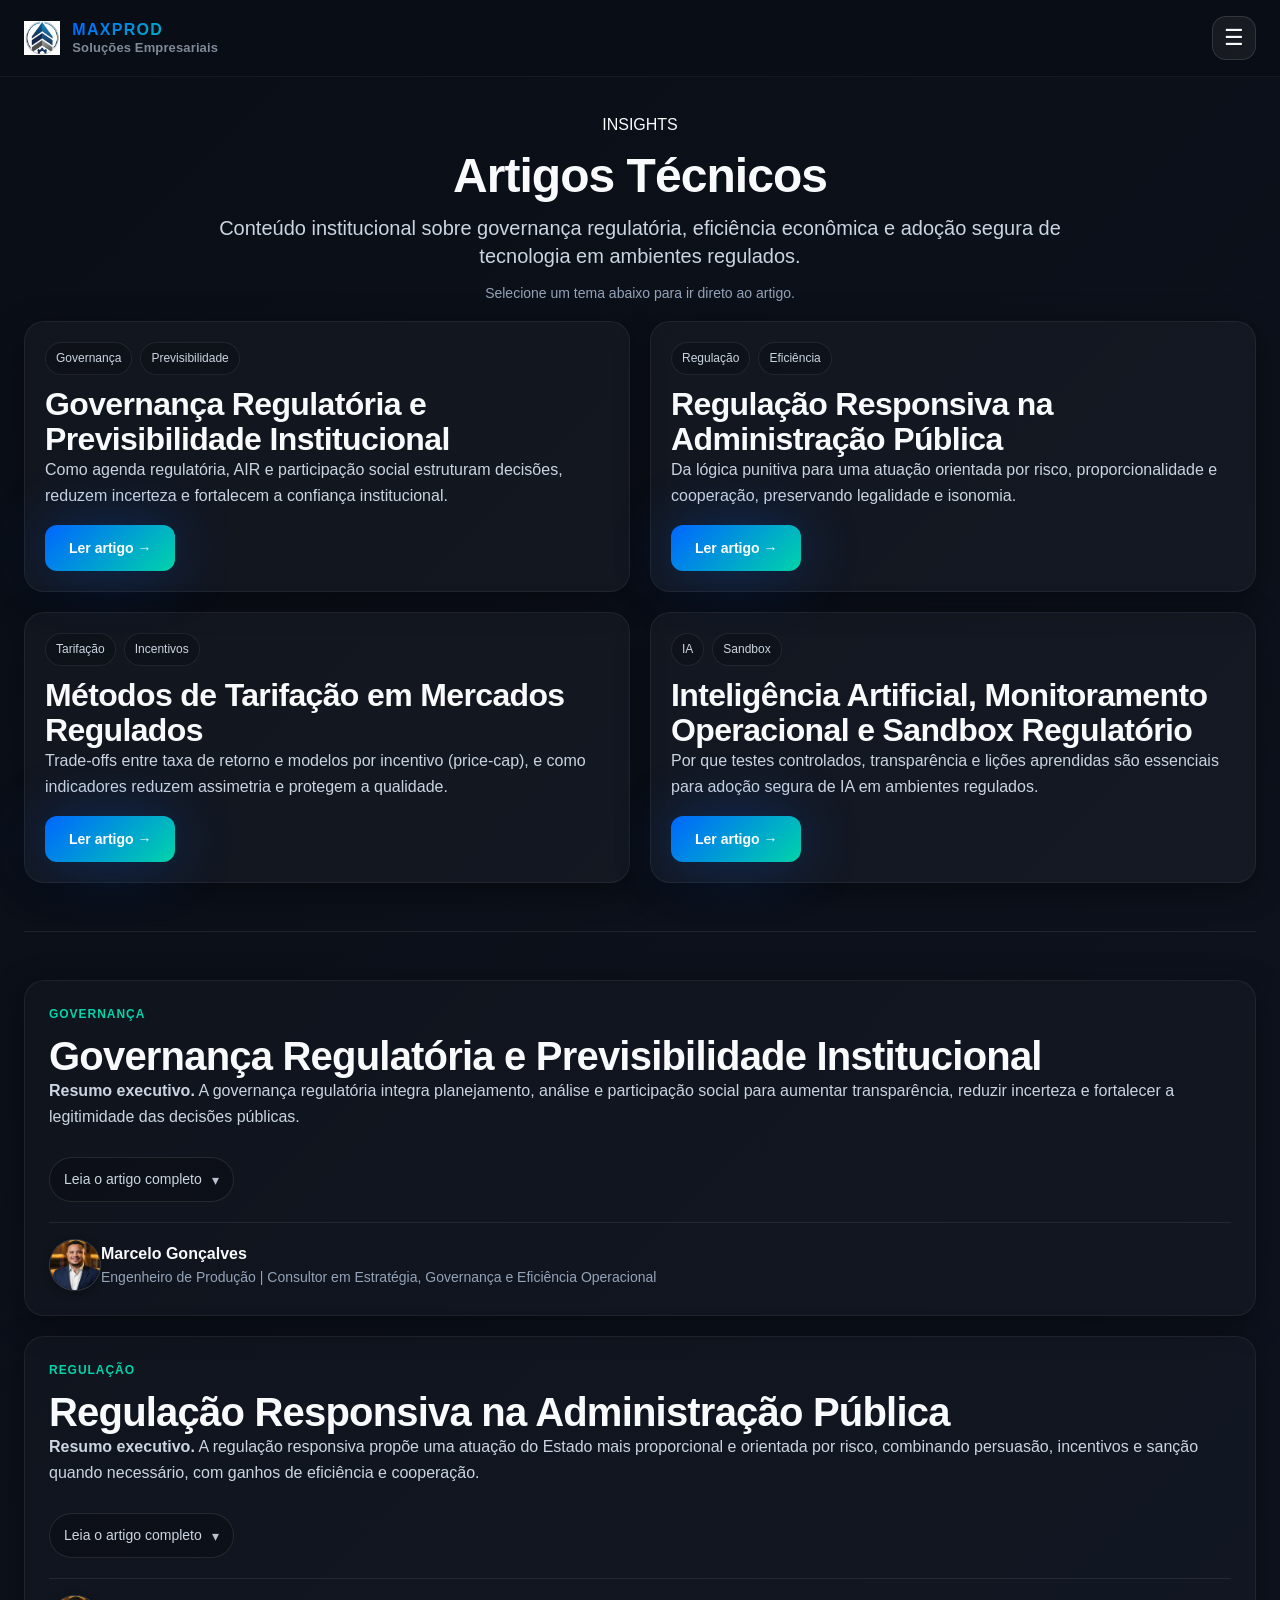
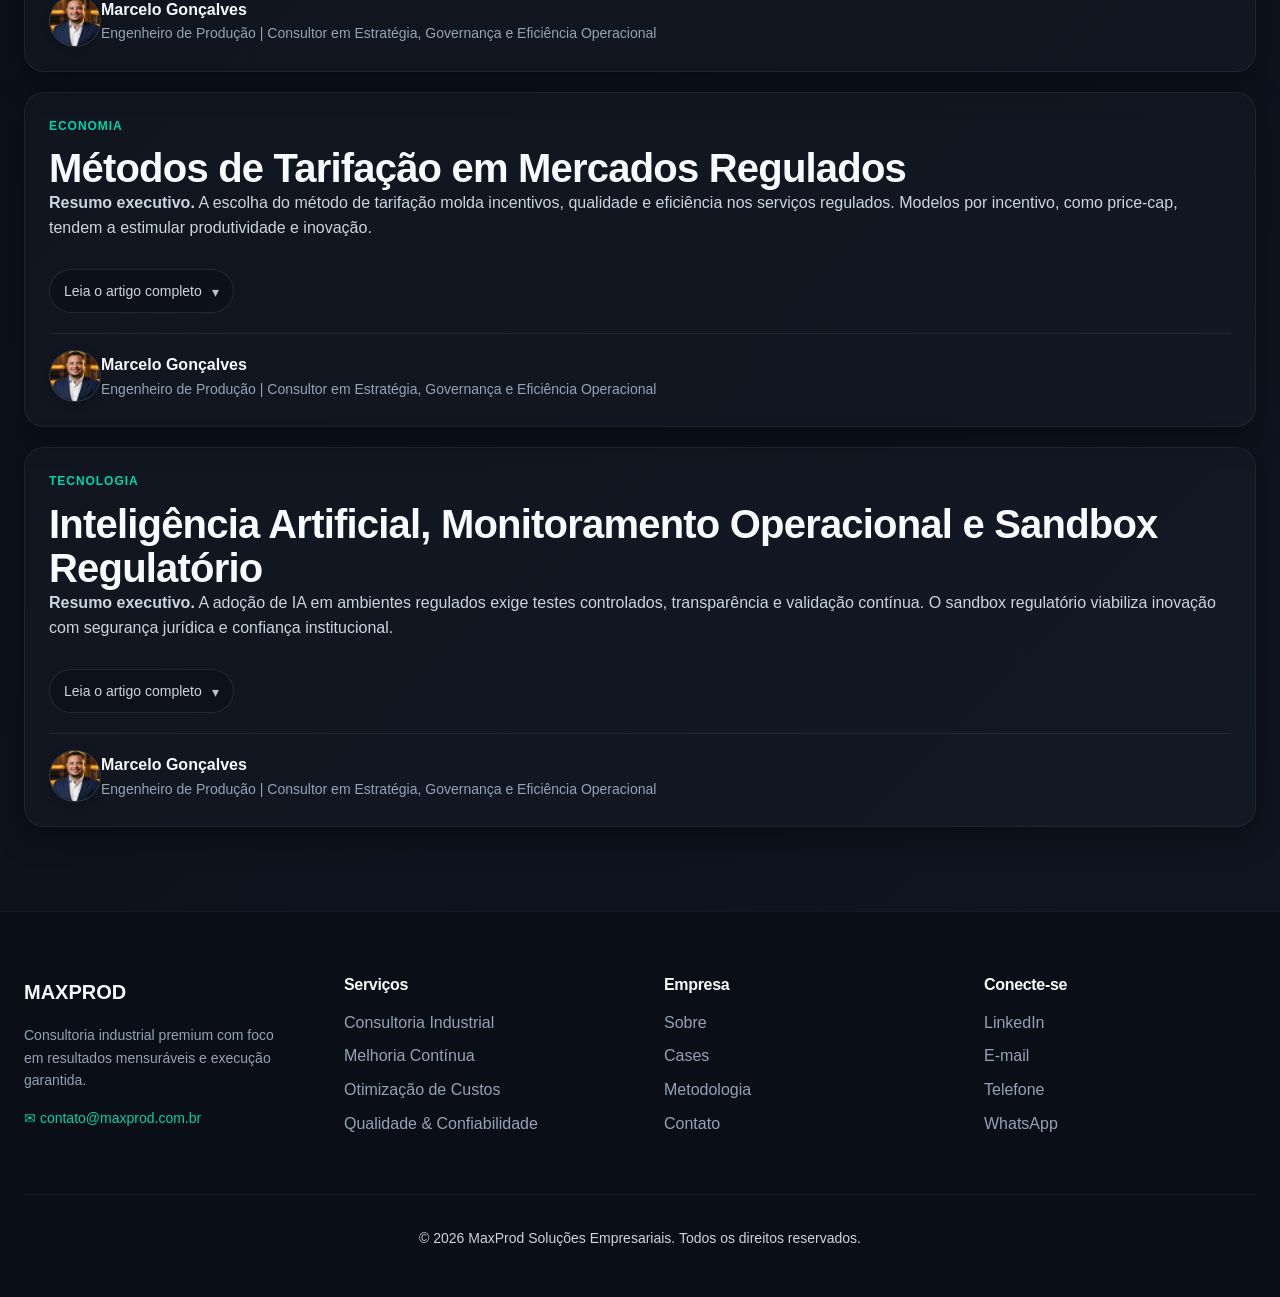
<file: insights/index.html>
<!doctype html>
<html lang="pt-BR">
<head>
  <meta charset="utf-8" />
  <meta name="viewport" content="width=device-width,initial-scale=1,viewport-fit=cover" />
  <meta name="description" content="Insights MaxProd — artigos técnicos sobre governança regulatória, regulação responsiva, tarifação e IA em ambientes regulados." />
  <title>Insights | Artigos Técnicos — MaxProd</title>

  <!-- Open Graph / Social Media -->
  <meta property="og:title" content="Insights | Artigos Técnicos — MaxProd" />
  <meta property="og:description" content="Governança, regulação, tarifação e IA aplicadas a ambientes regulados, com linguagem institucional e foco em decisão." />
  <meta property="og:type" content="website" />
  <meta property="og:image" content="https://maxprod.com.br/assets/og-image.jpg" />

  <!-- Favicon -->
  <link rel="icon" type="image/x-icon" href="/assets/favicon.ico">

  <!-- CSS GLOBAL -->
  <link rel="stylesheet" href="/assets/css/site.css">

  <style>
    /* ===== INSIGHTS (somente local, não mexe no site todo) ===== */
    .page-hero{
      padding-top: 48px;
      padding-bottom: var(--space-28);
      text-align: center;
    }
    .page-hero .overline{ margin-bottom: var(--space-12); }
    .page-hero h1{ margin-bottom: var(--space-12); }
    .page-hero p{ max-width: 860px; margin: 0 auto; }

    .insights-grid{
      display: grid;
      grid-template-columns: repeat(2, minmax(0,1fr));
      gap: var(--space-20);
      margin-top: var(--space-28);
    }
    @media (max-width: 900px){
      .insights-grid{ grid-template-columns: 1fr; }
    }

    .insight-card{
      background: rgba(255,255,255,0.03);
      border: 1px solid rgba(255,255,255,0.06);
      border-radius: var(--radius-lg);
      padding: var(--space-20);
      box-shadow: var(--shadow-md);
    }
    .insight-meta{
      display:flex;
      gap: var(--space-8);
      flex-wrap: wrap;
      margin-bottom: var(--space-12);
    }
    .insight-tag{
      font-size: var(--text-xs);
      padding: 6px 10px;
      border-radius: 999px;
      border: 1px solid rgba(255,255,255,0.08);
      background: rgba(0,0,0,0.18);
      color: var(--text-secondary);
    }
    .insight-card h3{ margin: 0 0 var(--space-10); }
    .insight-card p{ margin: 0 0 var(--space-16); color: var(--text-secondary); }

    .divider{
      margin: var(--space-48) 0;
      border: 0;
      height: 1px;
      background: rgba(255,255,255,0.08);
    }

    .article{
      background: rgba(255,255,255,0.02);
      border: 1px solid rgba(255,255,255,0.06);
      border-radius: var(--radius-lg);
      padding: var(--space-24);
      box-shadow: var(--shadow-md);
      margin-bottom: var(--space-20);
    }
    .article h2{
      margin-top: 0;
      margin-bottom: var(--space-10);
    }
    .article .kicker{
      color: var(--brand-secondary);
      font-weight: 700;
      letter-spacing: 0.08em;
      font-size: var(--text-xs);
      text-transform: uppercase;
      margin-bottom: var(--space-8);
    }
    .article p{ color: var(--text-secondary); }

    .author-box{
      display:flex;
      align-items:center;
      gap: var(--space-14);
      margin-top: var(--space-20);
      padding-top: var(--space-16);
      border-top: 1px solid rgba(255,255,255,0.08);
    }
    .author-photo{
      width: 52px; height: 52px;
      border-radius: 999px;
      object-fit: cover;
      border: 1px solid rgba(255,255,255,0.12);
      box-shadow: var(--shadow-sm);
      background: rgba(255,255,255,0.04);
    }
    .author-name{ font-weight: 700; color: var(--text-primary); }
    .author-role{ font-size: var(--text-sm); color: var(--text-tertiary); }

    .toc-note{
      font-size: var(--text-sm);
      color: var(--text-tertiary);
      text-align:center;
      margin-top: var(--space-12);
    }

    /* ===== Expansão (Ler completo) ===== */
.article summary {
  list-style: none;
  cursor: pointer;
  display: inline-flex;
  align-items: center;
  gap: 10px;
  margin-top: var(--space-12);
  padding: 10px 14px;
  border-radius: 999px;
  border: 1px solid rgba(255,255,255,0.10);
  background: rgba(0,0,0,0.22);
  color: var(--text-secondary);
  font-size: var(--text-sm);
  user-select: none;
}
.article summary::-webkit-details-marker { display: none; }

.article details[open] summary {
  border-color: rgba(255,255,255,0.18);
  color: var(--text-primary);
}

.article summary .chev {
  display: inline-block;
  transform: translateY(1px);
  opacity: .9;
  transition: transform .18s ease;
}
.article details[open] summary .chev {
  transform: rotate(180deg) translateY(-1px);
}

.article .fulltext {
  margin-top: var(--space-14);
  padding-top: var(--space-14);
  border-top: 1px solid rgba(255,255,255,0.08);
}

.article .lead {
  color: var(--text-secondary);
}

  </style>
</head>

<body>
  <!-- NAVIGATION (mesma do seu site, com paths ajustados) -->
  <nav class="navbar" id="navbar">
    <div class="container nav-container">
      <a href="/#home" class="logo">
        <img src="/assets/img/logo-imagem1.png" alt="MaxProd Logo">
        <span class="logo-text">
          <span class="logo-title">MAXPROD</span>
          <span class="logo-sub">Soluções Empresariais</span>
        </span>
      </a>

      <button class="mobile-menu-btn" id="mobileMenuBtn">☰</button>

      <ul class="nav-menu">
        <li><a href="/#home" class="nav-link">Home</a></li>
        <li><a href="/#cases" class="nav-link">Cases</a></li>
        <li><a href="/#methodology" class="nav-link">Metodologia</a></li>
        <li><a href="/#services" class="nav-link">Serviços</a></li>

        <!-- ESG & INOVAÇÃO -->
        <li class="nav-item has-dropdown">
          <button class="nav-link nav-dd-toggle" type="button" aria-expanded="false">
            ESG &amp; Inovação <span class="nav-caret" aria-hidden="true">▾</span>
          </button>
          
        <div class="nav-dropdown nav-drop" role="menu" aria-label="ESG & Inovação">
  <a class="nav-drop-item" href="/esg/projeto-doacao.html">Projeto Doação</a>
  <a class="nav-drop-item" href="/esg/opera-guard.html">IA Aplicada: Opera Guard</a>
  <a class="nav-drop-item" href="/esg/startup-planta-produtiva.html">Startup Produtiva</a>
</div>


        <li><a href="/#calculator" class="nav-link">ROI Calc</a></li>

<!-- INSIGHTS -->
<li class="nav-item has-dropdown">
  <button class="nav-link nav-dd-toggle" type="button" aria-expanded="false">
    Insights <span class="nav-caret" aria-hidden="true">▾</span>
  </button>
  <div class="nav-dropdown nav-drop" role="menu" aria-label="Insights">
    <a class="nav-drop-item" href="/insights/">Artigos Técnicos</a>
    <a class="nav-drop-item" href="/insights/white-papers.html">White Papers</a>
  </div>
</li>

        <li><a href="/clientes.html" class="nav-link">Clientes Atendidos</a></li>
        <li><a href="/sobre.html" class="nav-link">Sobre</a></li>
      </ul>

      <div class="nav-cta">
        <a href="/#contact" class="btn btn-primary">Fale Conosco</a>
      </div>
    </div>
  </nav>

  <!-- MOBILE MENU -->
  <div class="mobile-menu" id="mobileMenu">
    <div class="mobile-menu-header">
      <a href="/#home" class="logo">
        <img src="/assets/img/logo-imagem1.png" alt="MaxProd Logo">
        <span class="logo-text">
          <span class="logo-title">MAXPROD</span>
          <span class="logo-sub">Soluções Empresariais</span>
        </span>
      </a>
      <button id="closeMobileMenu">✕</button>
    </div>

    <ul class="mobile-nav">
      <li><a href="/#home">Home</a></li>
      <li><a href="/#cases">Cases</a></li>
      <li><a href="/#methodology">Metodologia</a></li>
<li><a href="/#services">Serviços</a></li>

<!-- ESG & INOVAÇÃO (MOBILE) -->
<li style="margin-top: 10px; opacity: .85; font-size: 12px; letter-spacing: .12em;">
  ESG &amp; INOVAÇÃO
</li>
<li><a href="/esg/projeto-doacao.html">Projeto Doação</a></li>
<li><a href="/esg/opera-guard.html">IA Aplicada: Opera Guard</a></li>
<li><a href="/esg/startup-planta-produtiva.html">Startup Produtiva</a></li>

<li><a href="/#calculator">ROI Calc</a></li>

      <li><a href="/insights/">Insights</a></li>
      <li><a href="/clientes.html">Clientes Atendidos</a></li>
      <li><a href="/sobre.html">Sobre</a></li>
      <li><a href="/#contact">Fale Conosco</a></li>
    </ul>

    <div style="margin-top: var(--space-32);">
      <a href="/#calculator" class="btn btn-primary" style="width: 100%; margin-bottom: var(--space-16);">
        Calcular ROI
      </a>
      <a href="/#contact" class="btn btn-secondary" style="width: 100%;">
        Fale Conosco
      </a>
    </div>
  </div>

  <!-- PAGE HERO -->
  <main class="section">
    <div class="container">
      <header class="page-hero">
        <div class="overline">INSIGHTS</div>
        <h1>Artigos Técnicos</h1>
        <p class="text-lead">
          Conteúdo institucional sobre governança regulatória, eficiência econômica e adoção segura de tecnologia em ambientes regulados.
        </p>
        <div class="toc-note">Selecione um tema abaixo para ir direto ao artigo.</div>
      </header>

      <!-- GRID DE CARDS -->
      <section class="insights-grid">
        <article class="insight-card">
          <div class="insight-meta">
            <span class="insight-tag">Governança</span>
            <span class="insight-tag">Previsibilidade</span>
          </div>
          <h3>Governança Regulatória e Previsibilidade Institucional</h3>
          <p>Como agenda regulatória, AIR e participação social estruturam decisões, reduzem incerteza e fortalecem a confiança institucional.</p>
          <a class="btn btn-primary" href="#artigo-1">Ler artigo →</a>
        </article>

        <article class="insight-card">
          <div class="insight-meta">
            <span class="insight-tag">Regulação</span>
            <span class="insight-tag">Eficiência</span>
          </div>
          <h3>Regulação Responsiva na Administração Pública</h3>
          <p>Da lógica punitiva para uma atuação orientada por risco, proporcionalidade e cooperação, preservando legalidade e isonomia.</p>
          <a class="btn btn-primary" href="#artigo-2">Ler artigo →</a>
        </article>

        <article class="insight-card">
          <div class="insight-meta">
            <span class="insight-tag">Tarifação</span>
            <span class="insight-tag">Incentivos</span>
          </div>
          <h3>Métodos de Tarifação em Mercados Regulados</h3>
          <p>Trade-offs entre taxa de retorno e modelos por incentivo (price-cap), e como indicadores reduzem assimetria e protegem a qualidade.</p>
          <a class="btn btn-primary" href="#artigo-3">Ler artigo →</a>
        </article>

        <article class="insight-card">
          <div class="insight-meta">
            <span class="insight-tag">IA</span>
            <span class="insight-tag">Sandbox</span>
          </div>
          <h3>Inteligência Artificial, Monitoramento Operacional e Sandbox Regulatório</h3>
          <p>Por que testes controlados, transparência e lições aprendidas são essenciais para adoção segura de IA em ambientes regulados.</p>
          <a class="btn btn-primary" href="#artigo-4">Ler artigo →</a>
        </article>
      </section>

      <hr class="divider" />

      <!-- ARTIGO 1 -->
      <section class="article" id="artigo-1">
        <div class="kicker">Governança</div>
        <h2>Governança Regulatória e Previsibilidade Institucional</h2>
        <p class="lead"><strong>Resumo executivo.</strong> A governança regulatória integra planejamento, análise e participação social para aumentar transparência, reduzir incerteza e fortalecer a legitimidade das decisões públicas.</p>

<details>
  <summary>Leia o artigo completo <span class="chev">▾</span></summary>

  <div class="fulltext">
    <p>O texto aborda a governança regulatória e a forma como seu tripé, composto pela Agenda Regulatória (AR), pela Análise de Impacto Regulatório (AIR) e pelo Processo de Participação e Controle Social (PPCS), se integra em um contexto no qual a sociedade e o mercado demandam maior transparência e previsibilidade na regulação.</p>

    <p>Essas três ferramentas estão diretamente relacionadas ao cumprimento da missão institucional da Agência Nacional de Transportes Terrestres (ANTT), especialmente no que se refere à organização, planejamento e legitimidade das ações regulatórias.</p>

    <p>A Agenda Regulatória, considerada a principal ferramenta de planejamento estratégico da ANTT, é construída com a contribuição da sociedade e dos agentes regulados por meio do Processo de Participação e Controle Social (PPCS). Esse processo permite a indicação de temas relevantes e significativos, organizados em cinco eixos temáticos definidos de forma colaborativa.</p>

    <p>Os projetos enquadrados nesses eixos passam por uma Análise de Impacto Regulatório (AIR), cuja finalidade é identificar de forma preventiva os desafios associados às propostas regulatórias, bem como avaliar alternativas e propor soluções para o enfrentamento desses desafios.</p>

    <p>Ao ampliar os canais de participação, a governança regulatória incorpora a sociedade como parte do processo decisório, contribuindo para a mitigação de possíveis efeitos adversos da regulação e favorecendo maior aceitabilidade das novas regras e normativos.</p>

    <p>A participação dos agentes regulados nesse processo também assume papel relevante, uma vez que o envolvimento do setor privado contribui para a construção de soluções mais aderentes à realidade operacional, além de permitir que as empresas se antecipem às tendências regulatórias e se adequem de forma planejada às mudanças normativas.</p>

    <p>Com a definição e a divulgação da Agenda Regulatória, os regulados passam a dispor de uma visão mais clara e estruturada sobre as regulamentações futuras, o que contribui para a redução de incertezas e para a estabilidade do ambiente regulatório.</p>

    <p>Nesse contexto, ambientes regulatórios mais previsíveis tendem a estimular investimentos e decisões de longo prazo, uma vez que a clareza das regras e a transparência dos processos reduzem riscos e fortalecem a confiança institucional.</p>
  </div>
</details>
        <div class="author-box">
          <!-- TROQUE o src pela sua foto real quando subir em /assets/img/ -->
          <img class="author-photo" src="/assets/img/foto-institucional.png" alt="Foto do autor">
          <div>
            <div class="author-name">Marcelo Gonçalves</div>
            <div class="author-role">Engenheiro de Produção | Consultor em Estratégia, Governança e Eficiência Operacional</div>
          </div>
        </div>
      </section>

      <!-- ARTIGO 2 -->
      <section class="article" id="artigo-2">
        <div class="kicker">Regulação</div>
        <h2>Regulação Responsiva na Administração Pública</h2>
        <p class="lead"><strong>Resumo executivo.</strong> A regulação responsiva propõe uma atuação do Estado mais proporcional e orientada por risco, combinando persuasão, incentivos e sanção quando necessário, com ganhos de eficiência e cooperação.</p>

<details>
  <summary>Leia o artigo completo <span class="chev">▾</span></summary>

  <div class="fulltext">
    <p>O texto aborda a regulação responsiva na Administração Pública, seus conceitos, sua importância no contexto atual e os desafios associados à sua aplicação.</p>

    <p>O conceito de regulação responsiva está relacionado à transição de uma abordagem predominantemente sancionatória e punitiva, baseada em modelos de comando e controle, para uma atuação mais colaborativa do regulador, com foco em persuasão e incentivo ao cumprimento normativo. Nesse modelo, a Administração Pública busca fomentar a motivação dos regulados para agir de forma correta, reduzindo a dependência exclusiva de mecanismos repressivos.</p>

    <p>Em um cenário marcado por restrições orçamentárias e por uma crescente demanda da sociedade por maior eficácia da gestão pública, a adoção da regulação responsiva se apresenta como uma alternativa relevante a ser considerada. Essa abordagem permite racionalizar esforços fiscalizatórios e direcionar recursos públicos de maneira mais eficiente.</p>

    <p>A regulação responsiva pode ser aplicada em mercados caracterizados por elevado grau de controle ou que demandam maior compreensão de suas particularidades operacionais. Um exemplo é o mercado bancário, no qual a autorregulação é exercida pela Federação Brasileira de Bancos (Febraban), sob a supervisão e regulação do Banco Central do Brasil (BACEN). Nesse modelo, a autorregulação tende a apresentar maior abrangência e profundidade nos processos fiscalizatórios, uma vez que é conduzida por especialistas com amplo conhecimento do setor.</p>

    <p>Além disso, a autorregulação contribui para a redução do risco de captura regulatória, na medida em que a regulação responsiva estimula os regulados a adotarem condutas adequadas de forma voluntária e alinhada às normas.</p>

    <p>Entretanto, alguns aspectos merecem atenção, especialmente aqueles relacionados ao princípio da legalidade e ao princípio da isonomia. No que se refere ao princípio da legalidade, é importante considerar que o ordenamento jurídico brasileiro é composto por um vasto conjunto de leis, normas, regulamentos e instruções, que devem ser observados tanto nos modelos tradicionais de regulação quanto nas abordagens mais flexíveis, como a regulação responsiva.</p>

    <p>Quanto ao princípio da isonomia, discute-se a possibilidade de alguns regulados receberem maior grau de flexibilidade e autonomia do que outros. Sobre esse ponto, o Supremo Tribunal Federal (STF) já firmou entendimento no sentido de que a aplicação dessa abordagem não viola o referido princípio, desde que sejam observados critérios objetivos, tratando-se os iguais como iguais e os desiguais como desiguais. Nesse contexto, é possível adotar critérios uniformes de avaliação, recompensando condutas adequadas e aplicando sanções proporcionais às infrações cometidas.</p>

    <p>Adicionalmente, ao estimular os regulados a atuarem de forma colaborativa e em conformidade com as normas, cria-se um ambiente favorável ao compartilhamento de boas práticas e lições aprendidas. Esse movimento tende a ampliar os benefícios da regulação responsiva, permitindo que outros agentes também evoluam em direção a ambientes regulatórios mais eficientes, com reflexos positivos na qualidade dos serviços prestados à sociedade.</p>

    <p>Nesse contexto, a regulação responsiva se apresenta como uma abordagem complementar aos modelos tradicionais, com potencial para ampliar a eficiência regulatória, promover maior cooperação institucional e gerar benefícios sistêmicos nos mercados regulados.</p>
  </div>
</details>
        <div class="author-box">
          <img class="author-photo" src="/assets/img/foto-institucional.png" alt="Foto do autor">
          <div>
            <div class="author-name">Marcelo Gonçalves</div>
            <div class="author-role">Engenheiro de Produção | Consultor em Estratégia, Governança e Eficiência Operacional</div>
          </div>
        </div>
      </section>

      <!-- ARTIGO 3 -->
      <section class="article" id="artigo-3">
        <div class="kicker">Economia</div>
        <h2>Métodos de Tarifação em Mercados Regulados</h2>
        <p class="lead"><strong>Resumo executivo.</strong> A escolha do método de tarifação molda incentivos, qualidade e eficiência nos serviços regulados. Modelos por incentivo, como price-cap, tendem a estimular produtividade e inovação.</p>

<details>
  <summary>Leia o artigo completo <span class="chev">▾</span></summary>

  <div class="fulltext">
    <p>O texto apresenta uma análise sobre os métodos de tarifação empregados em mercados regulados e sobre possíveis soluções para fragilidades associadas ao método conhecido como taxa de retorno.</p>

    <p>Inicialmente, faz-se necessária a contextualização do cenário no qual os métodos de tarifação são adotados pelas Agências Reguladoras no Brasil. Com a transferência da prestação de serviços públicos da iniciativa estatal para a iniciativa privada, tornou-se indispensável a definição de mecanismos regulatórios capazes de disciplinar as tarifas cobradas dos usuários, assegurando equilíbrio entre sustentabilidade econômica e interesse público.</p>

    <p>Entre os métodos utilizados, destaca-se o método da taxa de retorno, também denominado custo do serviço. Nesse modelo, as tarifas devem ser suficientes para cobrir os custos incorridos e garantir uma margem de lucro à empresa regulada. Trata-se de um método adequado em contextos nos quais receitas e custos apresentam baixa volatilidade, permitindo a remuneração considerada justa do capital investido.</p>

    <p>Entretanto, o método da taxa de retorno apresenta fragilidades e limitações relevantes. Uma delas é o risco de assimetria de informações, associado à teoria do agente - principal, na qual as informações sobre os custos internos permanecem sob controle das empresas reguladas. Nesse contexto, os custos reportados às autoridades regulatórias podem não refletir integralmente os custos efetivamente praticados.</p>

    <p>Outra fragilidade relacionada ao uso da taxa de retorno refere-se ao risco de prestação do serviço em níveis de qualidade inferiores aos parâmetros desejáveis. Além disso, esse método não impõe incentivos claros à adoção de práticas de melhoria contínua, uma vez que a elevação das tarifas pode, em determinados casos, assegurar a rentabilidade das empresas independentemente de ganhos de eficiência.</p>

    <p>Em comparação com o método de custo do serviço, destaca-se o método conhecido como price-cap, ou preço-teto. Nesse modelo, a tarifa não pode ultrapassar um valor máximo previamente definido pela entidade reguladora. Trata-se de um método baseado em incentivos, no qual a empresa é estimulada a reduzir seus custos para ampliar sua margem de lucro. O órgão regulador define a taxa regulatória a partir de comparações internacionais, por meio de benchmarks, estabelecendo metas de redução de custos: quanto maior a eficiência alcançada, maior o retorno econômico para a empresa.</p>

    <p>Diante dessas características, algumas alternativas podem ser consideradas para mitigar as fragilidades associadas aos modelos tradicionais de tarifação. No caso da assimetria de informações e do risco de perda de qualidade, tais efeitos podem ser reduzidos por meio da definição e do monitoramento de indicadores, incluindo reclamações dos usuários, bem como pela atuação de corpos técnicos especializados em análise de custos, capazes de avaliar a rentabilidade das empresas reguladas.</p>

    <p>A adoção do método price-cap se apresenta como uma resposta às limitações relacionadas à ausência de incentivos à eficiência, na medida em que estimula o aumento da produtividade, reduz o risco de captura regulatória e favorece a inovação tecnológica nos setores regulados.</p>
  </div>
</details>
        <div class="author-box">
          <img class="author-photo" src="/assets/img/foto-institucional.png" alt="Foto do autor">
          <div>
            <div class="author-name">Marcelo Gonçalves</div>
            <div class="author-role">Engenheiro de Produção | Consultor em Estratégia, Governança e Eficiência Operacional</div>
          </div>
        </div>
      </section>

      <!-- ARTIGO 4 -->
      <section class="article" id="artigo-4">
        <div class="kicker">Tecnologia</div>
        <h2>Inteligência Artificial, Monitoramento Operacional e Sandbox Regulatório</h2>
        <p class="lead"><strong>Resumo executivo.</strong> A adoção de IA em ambientes regulados exige testes controlados, transparência e validação contínua. O sandbox regulatório viabiliza inovação com segurança jurídica e confiança institucional.</p>

<details>
  <summary>Leia o artigo completo <span class="chev">▾</span></summary>

  <div class="fulltext">
    <p>O texto apresenta uma análise técnica no âmbito regulatório, fundamentada em uma proposta de utilização de Inteligência Artificial (IA) para monitoramento de postos operacionais.</p>

    <p>O objetivo desta análise é avaliar o atendimento da proposta aos requisitos da Resolução ANTT nº 5999/2022.</p>

    <p>A referida Resolução estabelece procedimentos, como um conjunto de regras e requisitos, para a aprovação e dispensa de periodicidade, observando as normas regulatórias aplicáveis ao setor.</p>

    <p>A partir de uma análise comparativa de verificação de riscos e impactos inerentes à atuação da ANTT, a proposta de um projeto piloto de digitalização e automação dos controles se mostra inovadora ao empregar Inteligência Artificial (IA) no monitoramento de dados operacionais.</p>

    <p>A proposta tem como objetivos aumentar a eficiência dos processos internos, reduzir os custos operacionais e minimizar os riscos relacionados à qualidade.</p>

    <p>Para avaliar a aderência da proposta à Resolução, realizou-se a análise dos documentos, formulários e registros apresentados, de forma individualizada, com verificação de suas respectivas pertinências.</p>

    <p>Ademais, identifica-se um ponto de atenção relacionado ao cronograma apresentado pela empresa X, estruturado em 36 meses, em comparação ao prazo de 24 meses previsto na Resolução, o que reforça a importância de ajustes e alinhamentos ao longo do desenvolvimento do projeto.</p>

    <p>Quanto à utilização da Inteligência Artificial (IA) para o monitoramento da frota da empresa X, a proposta prevê uma abordagem mais transparente e menos invasiva, na qual as imagens não serão utilizadas para identificação pessoal de quaisquer indivíduos envolvidos.</p>

    <p>Para assegurar a qualidade e a conformidade com o disposto na Resolução, o projeto prevê o envio de relatórios periódicos à comissão de sandbox, com o objetivo de acompanhar a evolução dos trabalhos, os desafios identificados e as estratégias adotadas para sua resolução, formando um acervo de lições aprendidas.</p>

    <p>Com base nesses relatórios, torna-se possível o estabelecimento de indicadores que servirão como parâmetros para avaliar o comportamento dos objetivos anteriormente elencados, tais como melhoria da eficiência, minimização de custos e aumento da segurança observados pela empresa. Esses relatórios deverão ter publicidade, permanecendo disponíveis no site da empresa, acompanhados de texto explicativo informando que se trata de um projeto em fase de teste.</p>

    <p>Nesse contexto, a adoção de soluções baseadas em Inteligência Artificial em ambientes regulados evidencia a necessidade de validações contínuas e testes controlados, de modo a fortalecer a segurança jurídica, a previsibilidade regulatória e a confiança institucional antes de uma eventual adoção em caráter mais amplo.</p>
  </div>
</details>
        <div class="author-box">
          <img class="author-photo" src="/assets/img/foto-institucional.png" alt="Foto do autor">
          <div>
            <div class="author-name">Marcelo Gonçalves</div>
            <div class="author-role">Engenheiro de Produção | Consultor em Estratégia, Governança e Eficiência Operacional</div>
          </div>
        </div>
      </section>

    </div>
  </main>

  <!-- FOOTER (mesmo do seu site, com anchors ajustados) -->
  <footer class="footer">
    <div class="container">
      <div class="footer-grid">
        <div>
          <div class="footer-logo">MAXPROD</div>
          <p style="font-size: var(--text-sm); color: var(--text-tertiary); max-width: 300px;">
            Consultoria industrial premium com foco em resultados mensuráveis e execução garantida.
          </p>
          <p style="margin-top: 8px; font-size: var(--text-sm);">
  <a href="mailto:contato@maxprod.com.br" 
     style="color: var(--brand-secondary); text-decoration: none;">
    ✉ contato@maxprod.com.br
  </a>
</p>
        </div>

        <div>
          <h6 style="font-size: var(--text-base); margin-bottom: var(--space-16);">Serviços</h6>
          <ul class="footer-links">
            <li><a href="/#cases">Consultoria Industrial</a></li>
            <li><a href="/#methodology">Melhoria Contínua</a></li>
            <li><a href="/#calculator">Otimização de Custos</a></li>
            <li><a href="/#cases">Qualidade & Confiabilidade</a></li>
          </ul>
        </div>

        <div>
          <h6 style="font-size: var(--text-base); margin-bottom: var(--space-16);">Empresa</h6>
          <ul class="footer-links">
            <li><a href="/sobre.html">Sobre</a></li>
            <li><a href="/#cases">Cases</a></li>
            <li><a href="/#methodology">Metodologia</a></li>
            <li><a href="/#contact">Contato</a></li>
          </ul>
        </div>

        <div>
          <h6 style="font-size: var(--text-base); margin-bottom: var(--space-16);">Conecte-se</h6>
          <ul class="footer-links">
            <li><a href="https://linkedin.com/company/maxprod" target="_blank" rel="noopener">LinkedIn</a></li>
            <li><a href="mailto:maxprodsolucoes@gmail.com">E-mail</a></li>
            <li><a href="tel:+5531992793411">Telefone</a></li>
            <li><a href="/#contact">WhatsApp</a></li>
          </ul>
        </div>
      </div>

      <div class="footer-bottom">
        <p>© <span id="currentYear"></span> MaxProd Soluções Empresariais. Todos os direitos reservados.</p>
      </div>
    </div>
  </footer>

  <!-- SCRIPTS (somente os necessários aqui) -->
  <script>
    document.getElementById('currentYear').textContent = new Date().getFullYear();

    // Navbar scroll effect
    window.addEventListener('scroll', function() {
      const navbar = document.getElementById('navbar');
      if (window.scrollY > 50) navbar.classList.add('scrolled');
      else navbar.classList.remove('scrolled');
    });

    // Mobile menu toggle
    const mobileMenuBtn = document.getElementById('mobileMenuBtn');
    const closeMobileMenu = document.getElementById('closeMobileMenu');
    const mobileMenu = document.getElementById('mobileMenu');

    mobileMenuBtn.addEventListener('click', function() {
      mobileMenu.classList.add('active');
      document.body.style.overflow = 'hidden';
    });

    closeMobileMenu.addEventListener('click', function() {
      mobileMenu.classList.remove('active');
      document.body.style.overflow = '';
    });

    mobileMenu.addEventListener('click', function(e) {
      if (e.target === mobileMenu) {
        mobileMenu.classList.remove('active');
        document.body.style.overflow = '';
      }
    });

    // Dropdown toggle (igual ao seu)
    (function(){
      const items = document.querySelectorAll(".navbar .has-dropdown");
      if(!items.length) return;

      function closeAll(except){
        items.forEach(it => {
          if(it !== except){
            it.classList.remove("is-open");
            const btn = it.querySelector(".nav-dd-toggle");
            if(btn) btn.setAttribute("aria-expanded", "false");
          }
        });
      }

      items.forEach(it => {
        const btn = it.querySelector(".nav-dd-toggle");
        if(!btn) return;

        btn.addEventListener("click", (e) => {
          e.preventDefault();
          e.stopPropagation();
          const isOpen = it.classList.contains("is-open");
          closeAll(it);
          it.classList.toggle("is-open", !isOpen);
          btn.setAttribute("aria-expanded", (!isOpen).toString());
        });
      });

      document.addEventListener("click", () => closeAll(null));
      document.addEventListener("keydown", (e) => {
        if(e.key === "Escape") closeAll(null);
      });
    })();

    // Smooth scroll apenas para âncoras da própria página (artigos)
    document.querySelectorAll('a[href^="#"]').forEach(anchor => {
      anchor.addEventListener('click', function(e) {
        const href = this.getAttribute('href');
        if(!href || href === '#') return;
        const target = document.querySelector(href);
        if(!target) return;

        e.preventDefault();
        window.scrollTo({
          top: target.offsetTop - 72,
          behavior: 'smooth'
        });
      });
    });
  </script>
  <script>
  // Fecha outros artigos quando um abrir
  document.querySelectorAll('.article details').forEach((d) => {
    d.addEventListener('toggle', () => {
      if (!d.open) return;
      document.querySelectorAll('.article details').forEach((other) => {
        if (other !== d) other.open = false;
      });
    });
  });
</script>
</body>
</html>
</file>
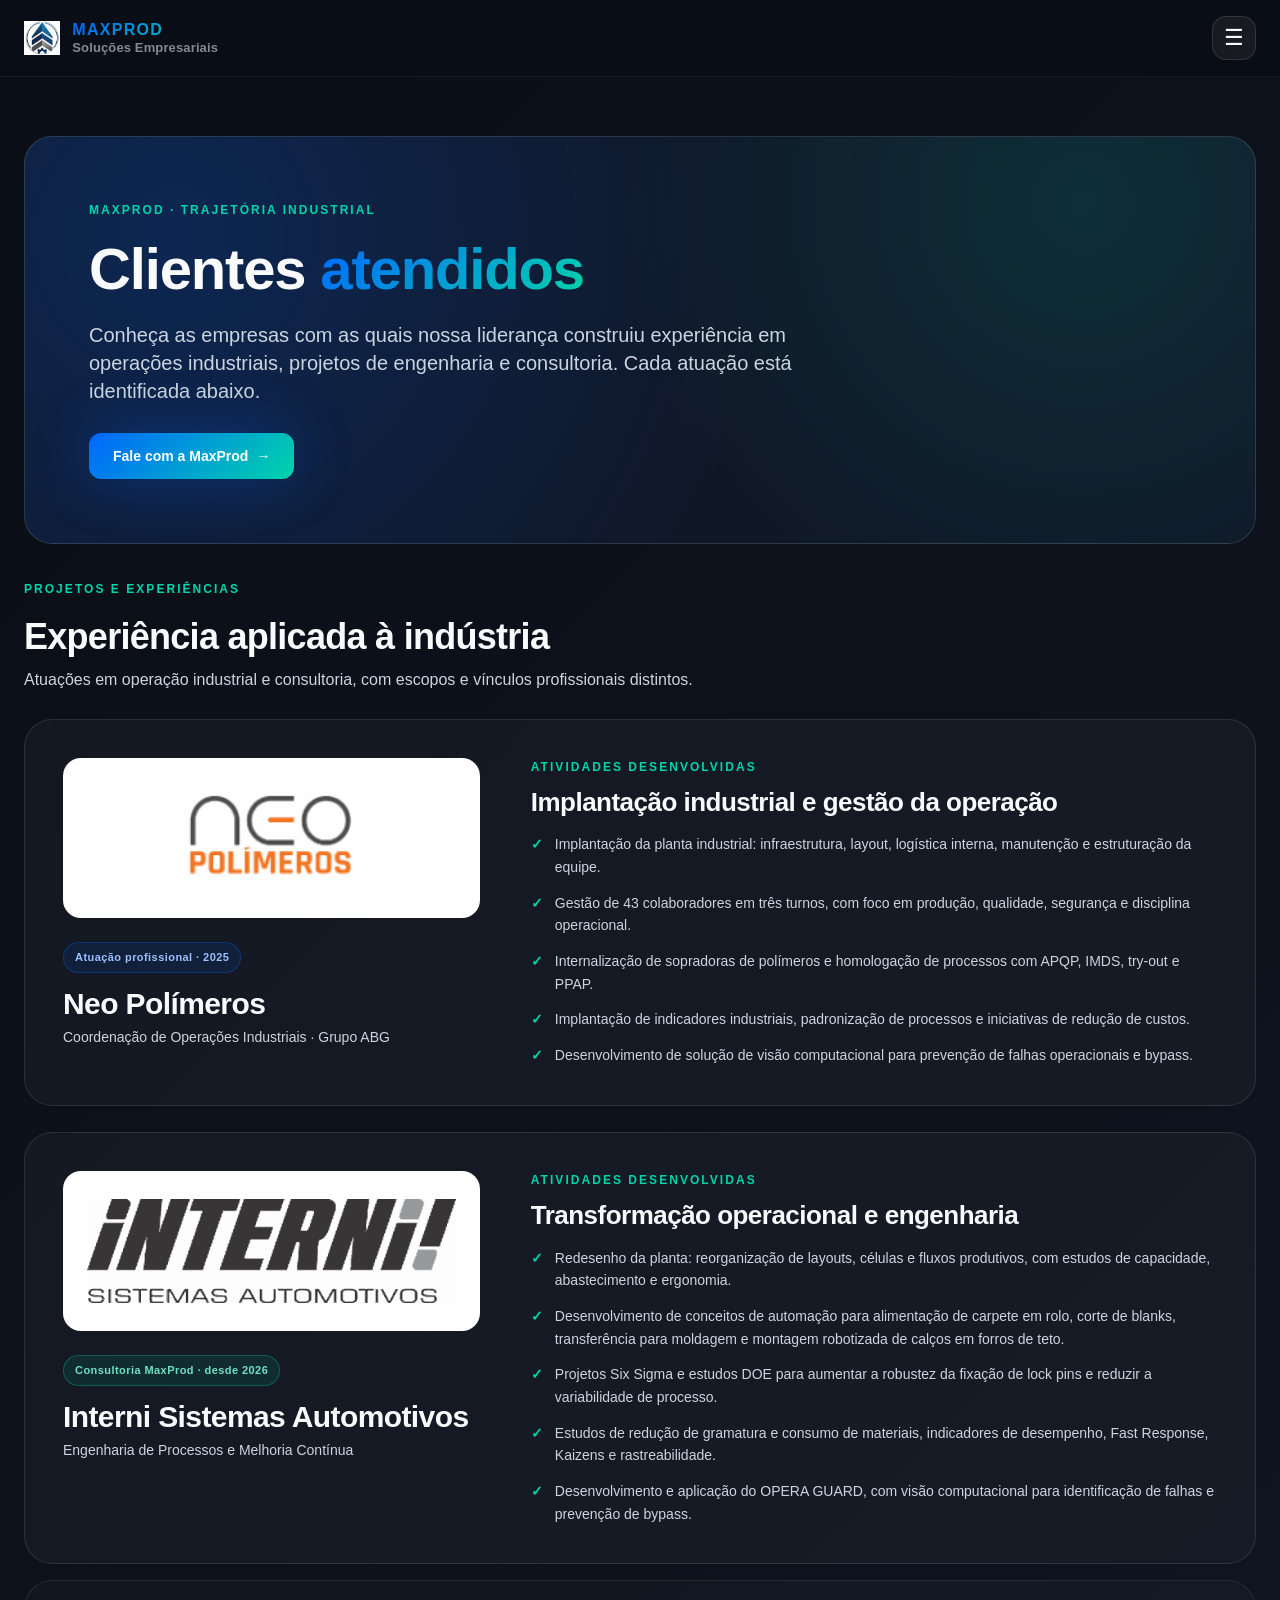
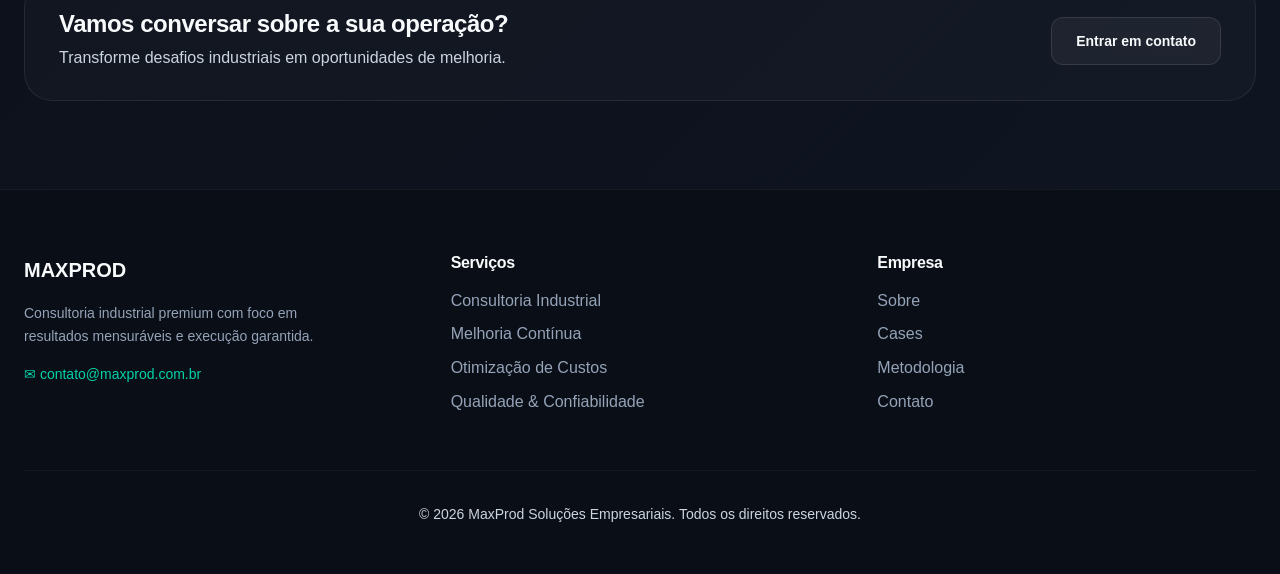
<file: clientes.html>
<!doctype html>
<html lang="pt-BR">
<head>
  <meta charset="utf-8" />
  <meta name="viewport" content="width=device-width,initial-scale=1" />
  <meta name="description" content="Conheça a atuação profissional na Neo Polímeros e os projetos de consultoria da MaxProd na Interni Sistemas Automotivos." />
  <title>Clientes Atendidos | MaxProd Soluções Empresariais</title>

  <!-- Open Graph / Social Media -->
  <meta property="og:title" content="Clientes Atendidos | MaxProd Soluções Empresariais" />
  <meta property="og:description" content="Conheça projetos industriais, atuação profissional e consultoria MaxProd na Neo Polímeros e na Interni Sistemas Automotivos." />
  <meta property="og:type" content="website" />
  <meta property="og:image" content="https://maxprod.com.br/assets/og-image.jpg" />

  <!-- Favicon -->
  <link rel="icon" type="image/x-icon" href="/assets/favicon.ico">
  <link rel="stylesheet" href="/assets/css/site.css">

  <style>
    .clientes-page { padding-top: 136px; padding-bottom: 88px; }
    .clientes-hero {
      position: relative; overflow: hidden; padding: clamp(32px, 5vw, 64px);
      border: 1px solid rgba(255,255,255,.12); border-radius: var(--radius-xl);
      background: radial-gradient(circle at 86% 16%,rgba(0,212,170,.13),transparent 42%),
                  radial-gradient(circle at 12% 25%,rgba(0,102,255,.20),transparent 53%),
                  #101727;
      margin-bottom: 36px;
    }
    .clientes-hero h1 { max-width: 770px; font-size: clamp(36px, 5vw, 58px); line-height: 1.08; }
    .clientes-hero .text-lead { max-width: 720px; margin: 20px 0 28px; }
    .clientes-kicker { font-size: 12px; font-weight: 800; letter-spacing: .17em; color: var(--brand-secondary); margin-bottom: 18px; }
    .clientes-section-title { margin-bottom: 10px; font-size: clamp(26px, 3vw, 36px); }
    .clientes-section-intro { max-width: 680px; margin-bottom: 26px; }
    .clientes-grid { display: grid; grid-template-columns: repeat(2,minmax(0,1fr)); gap: 22px; }
    .cliente-card {
      position: relative; min-height: 285px; display: flex; flex-direction: column;
      align-items: flex-start; justify-content: space-between; gap: 20px;
      padding: clamp(26px, 3vw, 38px); background: rgba(255,255,255,.035);
      border: 1px solid rgba(255,255,255,.10); border-radius: var(--radius-xl);
      transition: transform 200ms ease, border-color 200ms ease, box-shadow 200ms ease;
    }
    .cliente-card:hover { transform: translateY(-4px); border-color: rgba(0,212,170,.35); box-shadow: 0 18px 48px rgba(0,0,0,.2); }
    .cliente-top { width: 100%; display: flex; align-items: center; justify-content: space-between; gap: 16px; }
    .cliente-mark { display: inline-flex; align-items: center; justify-content: center; width: 62px; height: 62px; border-radius: 18px; background: linear-gradient(135deg,rgba(0,102,255,.18),rgba(0,212,170,.13)); border: 1px solid rgba(255,255,255,.14); color: var(--text-primary); font-size: 18px; font-weight: 800; letter-spacing: -.05em; }
    .cliente-number { color: var(--text-tertiary); font-size: 13px; font-weight: 700; letter-spacing: .12em; }
    .cliente-card h3 { margin: 0; font-size: clamp(24px, 2.5vw, 32px); line-height: 1.18; }
    .cliente-card p { margin: 10px 0 0; font-size: 14px; color: var(--text-tertiary); }
    .clientes-bottom { margin-top: 36px; padding: 30px 34px; display: flex; align-items: center; justify-content: space-between; gap: 20px; flex-wrap: wrap; border: 1px solid rgba(255,255,255,.08); border-radius: var(--radius-xl); background: rgba(255,255,255,.025); }
    .clientes-bottom h2 { font-size: 24px; margin-bottom: 7px; }
    .clientes-bottom p { margin: 0; }
    @media (max-width: 760px) {
      .clientes-page { padding-top: 106px; padding-bottom: 56px; }
      .clientes-grid { grid-template-columns: 1fr; }
      .cliente-card { min-height: 235px; }
      .clientes-bottom { padding: 24px; }
    }
  
    /* Logos enviadas pelo proprietário e escopo das atividades */
    .clientes-grid { grid-template-columns: 1fr; gap: 26px; }
    .cliente-card { display: grid; grid-template-columns: minmax(245px, .85fr) minmax(0, 1.4fr); gap: clamp(22px, 4vw, 55px); min-height: 0; }
    .cliente-card:hover { transform: translateY(-2px); }
    .cliente-identity { min-width: 0; display: flex; flex-direction: column; gap: 24px; }
    .cliente-logo-panel { min-height: 160px; border-radius: 18px; background: #fff; display: flex; align-items: center; justify-content: center; padding: 24px; }
    .cliente-logo { display: block; width: 100%; height: auto; object-fit: contain; }
    .cliente-logo-neo { width: min(100%, 185px); max-height: 105px; }
    .cliente-logo-interni { width: min(100%, 370px); max-height: 108px; }
    .cliente-company h3 { font-size: clamp(23px, 2.4vw, 30px); margin: 13px 0 4px; }
    .cliente-company p { color: var(--text-secondary); font-size: 14px; margin: 0; }
    .cliente-tag { display: inline-flex; flex-wrap: wrap; width: fit-content; padding: 6px 11px; font-size: 11px; font-weight: 700; letter-spacing: .04em; border-radius: 999px; color: #9cbfff; border: 1px solid rgba(0,102,255,.30); background: rgba(0,102,255,.11); }
    .cliente-tag-green { color: #70dfc5; border-color: rgba(0,212,170,.3); background: rgba(0,212,170,.1); }
    .cliente-detail h4 { font-size: clamp(20px, 2.3vw, 26px); margin-bottom: 17px; }
    .cliente-detail .clientes-kicker { margin-bottom: 11px; }
    .cliente-activities { list-style: none; margin: 0; padding: 0; display: grid; gap: 13px; }
    .cliente-activities li { position: relative; padding-left: 24px; color: var(--text-secondary); font-size: 14px; line-height: 1.62; }
    .cliente-activities li::before { content: "✓"; position: absolute; left: 0; top: 0; color: var(--brand-secondary); font-weight: 800; }
    @media (max-width: 800px) {
      .cliente-card { display: flex; flex-direction: column; }
      .cliente-logo-panel { min-height: 135px; }
    }
</style>
</head>

<body>
  <!-- NAVIGATION -->
  <nav class="navbar" id="navbar">
    <div class="container nav-container">
      <a href="/#home" class="logo">
        <img src="/assets/img/logo-imagem1.png" alt="MaxProd Logo">
        <span class="logo-text">
          <span class="logo-title">MAXPROD</span>
          <span class="logo-sub">Soluções Empresariais</span>
        </span>
      </a>

      <button class="mobile-menu-btn" id="mobileMenuBtn">☰</button>

      <ul class="nav-menu">
        <li><a href="/#home" class="nav-link">Home</a></li>
        <li><a href="/#cases" class="nav-link">Cases</a></li>
        <li><a href="/#methodology" class="nav-link">Metodologia</a></li>
        <li><a href="/#services" class="nav-link">Serviços</a></li>

        <!-- ESG & INOVAÇÃO -->
        <li class="nav-item has-dropdown">
          <button class="nav-link nav-dd-toggle" type="button" aria-expanded="false">
            ESG &amp; Inovação <span class="nav-caret" aria-hidden="true">▾</span>
          </button>

          <div class="nav-dropdown nav-drop" role="menu" aria-label="ESG & Inovação">
            <a class="nav-drop-item" href="/esg/projeto-doacao.html">Projeto Doação</a>
            <a class="nav-drop-item" href="/esg/opera-guard.html">IA Aplicada: Opera Guard</a>
            <a class="nav-drop-item" href="/esg/startup-planta-produtiva.html">Startup Produtiva</a>
          </div>
        </li>

        <li><a href="/#calculator" class="nav-link">ROI Calc</a></li>

        <!-- INSIGHTS -->
        <li class="nav-item has-dropdown">
          <button class="nav-link nav-dd-toggle" type="button" aria-expanded="false">
            Insights <span class="nav-caret" aria-hidden="true">▾</span>
          </button>
          <div class="nav-dropdown nav-drop" role="menu" aria-label="Insights">
            <a class="nav-drop-item" href="/insights/">Artigos Técnicos</a>
            <a class="nav-drop-item" href="/insights/white-papers.html">White Papers</a>
          </div>
        </li>

        <li><a href="/clientes.html" class="nav-link active">Clientes Atendidos</a></li>
        <li><a href="/sobre.html" class="nav-link">Sobre</a></li>
      </ul>

      <div class="nav-cta">
        <a href="/#contact" class="btn btn-primary">Fale Conosco</a>
      </div>
    </div>
  </nav>

  <!-- MOBILE MENU -->
  <div class="mobile-menu" id="mobileMenu">
    <div class="mobile-menu-header">
      <a href="/#home" class="logo">
        <img src="/assets/img/logo-imagem1.png" alt="MaxProd Logo">
        <span class="logo-text">
          <span class="logo-title">MAXPROD</span>
          <span class="logo-sub">Soluções Empresariais</span>
        </span>
      </a>
      <button id="closeMobileMenu">✕</button>
    </div>

    <ul class="mobile-nav">
      <li><a href="/#home">Home</a></li>
      <li><a href="/#cases">Cases</a></li>
      <li><a href="/#methodology">Metodologia</a></li>
      <li><a href="/#services">Serviços</a></li>

<!-- ESG & INOVAÇÃO (MOBILE) -->
<li style="margin-top: 10px; opacity: .85; font-size: 12px; letter-spacing: .12em;">
  ESG &amp; INOVAÇÃO
</li>
<li><a href="/esg/projeto-doacao.html">Projeto Doação</a></li>
<li><a href="/esg/opera-guard.html">IA Aplicada: Opera Guard</a></li>
<li><a href="/esg/startup-planta-produtiva.html">Startup Produtiva</a></li>

<li><a href="/#calculator">ROI Calc</a></li>

      <li><a href="/insights/">Insights</a></li>
      <li><a href="/clientes.html">Clientes Atendidos</a></li>
      <li><a href="/sobre.html">Sobre</a></li>
      <li><a href="/#contact">Fale Conosco</a></li>
    </ul>

    <div style="margin-top: var(--space-32);">
      <a href="/#calculator" class="btn btn-primary" style="width: 100%; margin-bottom: var(--space-16);">
        Calcular ROI
      </a>
      <a href="/#contact" class="btn btn-secondary" style="width: 100%;">
        Fale Conosco
      </a>
    </div>
  </div>

  <!-- PÁGINA DE CLIENTES E EXPERIÊNCIA -->
  
  <main id="clientes" class="section clientes-page">
    <div class="container">
      <header class="clientes-hero">
        <div class="clientes-kicker">MAXPROD · TRAJETÓRIA INDUSTRIAL</div>
        <h1>Clientes <span class="text-gradient">atendidos</span></h1>
        <p class="text-lead">Conheça as empresas com as quais nossa liderança construiu experiência em operações industriais, projetos de engenharia e consultoria. Cada atuação está identificada abaixo.</p>
        <a href="/#contact" class="btn btn-primary">Fale com a MaxProd <span aria-hidden="true">→</span></a>
      </header>

      <section aria-labelledby="clientes-title">
        <div class="clientes-kicker">PROJETOS E EXPERIÊNCIAS</div>
        <h2 id="clientes-title" class="clientes-section-title">Experiência aplicada à indústria</h2>
        <p class="clientes-section-intro">Atuações em operação industrial e consultoria, com escopos e vínculos profissionais distintos.</p>

        
        <div class="clientes-grid">
          <article class="cliente-card">
            <div class="cliente-identity">
              <div class="cliente-logo-panel">
                <img src="/assets/img/neo-polimeros-clientes.png" alt="Logomarca Neo Polímeros" class="cliente-logo cliente-logo-neo" loading="lazy" width="141" height="70">
              </div>
              <div class="cliente-company">
                <span class="cliente-tag">Atuação profissional · 2025</span>
                <h3>Neo Polímeros</h3>
                <p>Coordenação de Operações Industriais · Grupo ABG</p>
              </div>
            </div>
            <div class="cliente-detail">
              <div class="clientes-kicker">ATIVIDADES DESENVOLVIDAS</div>
              <h4>Implantação industrial e gestão da operação</h4>
              <ul class="cliente-activities">
                <li>Implantação da planta industrial: infraestrutura, layout, logística interna, manutenção e estruturação da equipe.</li>
                <li>Gestão de 43 colaboradores em três turnos, com foco em produção, qualidade, segurança e disciplina operacional.</li>
                <li>Internalização de sopradoras de polímeros e homologação de processos com APQP, IMDS, try-out e PPAP.</li>
                <li>Implantação de indicadores industriais, padronização de processos e iniciativas de redução de custos.</li>
                <li>Desenvolvimento de solução de visão computacional para prevenção de falhas operacionais e bypass.</li>
              </ul>
            </div>
          </article>

          <article class="cliente-card">
            <div class="cliente-identity">
              <div class="cliente-logo-panel">
                <img src="/assets/img/interni-clientes.png" alt="Logomarca Interni Sistemas Automotivos" class="cliente-logo cliente-logo-interni" loading="lazy" width="452" height="128">
              </div>
              <div class="cliente-company">
                <span class="cliente-tag cliente-tag-green">Consultoria MaxProd · desde 2026</span>
                <h3>Interni Sistemas Automotivos</h3>
                <p>Engenharia de Processos e Melhoria Contínua</p>
              </div>
            </div>
            <div class="cliente-detail">
              <div class="clientes-kicker">ATIVIDADES DESENVOLVIDAS</div>
              <h4>Transformação operacional e engenharia</h4>
              <ul class="cliente-activities">
                <li>Redesenho da planta: reorganização de layouts, células e fluxos produtivos, com estudos de capacidade, abastecimento e ergonomia.</li>
                <li>Desenvolvimento de conceitos de automação para alimentação de carpete em rolo, corte de blanks, transferência para moldagem e montagem robotizada de calços em forros de teto.</li>
                <li>Projetos Six Sigma e estudos DOE para aumentar a robustez da fixação de lock pins e reduzir a variabilidade de processo.</li>
                <li>Estudos de redução de gramatura e consumo de materiais, indicadores de desempenho, Fast Response, Kaizens e rastreabilidade.</li>
                <li>Desenvolvimento e aplicação do OPERA GUARD, com visão computacional para identificação de falhas e prevenção de bypass.</li>
              </ul>
            </div>
          </article>
        </div>
      </section>

      <section class="clientes-bottom" aria-label="Entre em contato">
        <div>
          <h2>Vamos conversar sobre a sua operação?</h2>
          <p>Transforme desafios industriais em oportunidades de melhoria.</p>
        </div>
        <a href="/#contact" class="btn btn-secondary">Entrar em contato</a>
      </section>
    </div>
  </main>

<footer class="footer">
    <div class="container">
      <div class="footer-grid">
        <div>
          <div class="footer-logo">MAXPROD</div>
          <p style="font-size: var(--text-sm); color: var(--text-tertiary); max-width: 300px;">
            Consultoria industrial premium com foco em resultados mensuráveis e execução garantida.
          </p>
          <p style="margin-top: 8px; font-size: var(--text-sm);">
  <a href="mailto:contato@maxprod.com.br" 
     style="color: var(--brand-secondary); text-decoration: none;">
    ✉ contato@maxprod.com.br
  </a>
</p>
        </div>

        <div>
          <h6 style="font-size: var(--text-base); margin-bottom: var(--space-16);">Serviços</h6>
          <ul class="footer-links">
            <li><a href="/#cases">Consultoria Industrial</a></li>
            <li><a href="/#methodology">Melhoria Contínua</a></li>
            <li><a href="/#calculator">Otimização de Custos</a></li>
            <li><a href="/#cases">Qualidade & Confiabilidade</a></li>
          </ul>
        </div>

        <div>
          <h6 style="font-size: var(--text-base); margin-bottom: var(--space-16);">Empresa</h6>
          <ul class="footer-links">
            <li><a href="/sobre.html">Sobre</a></li>
            <li><a href="/#cases">Cases</a></li>
            <li><a href="/#methodology">Metodologia</a></li>
            <li><a href="/#contact">Contato</a></li>
          </ul>
        </div>
      </div>

      <div class="footer-bottom">
        <p>© <span id="currentYear"></span> MaxProd Soluções Empresariais. Todos os direitos reservados.</p>
      </div>
    </div>
  </footer>

  <!-- SCRIPTS (base do site) -->
  <script>
    // Current year in footer
    document.getElementById('currentYear').textContent = new Date().getFullYear();

    // Navbar scroll effect
    window.addEventListener('scroll', function() {
      const navbar = document.getElementById('navbar');
      if (window.scrollY > 50) navbar.classList.add('scrolled');
      else navbar.classList.remove('scrolled');
    });

    // Mobile menu toggle
    const mobileMenuBtn = document.getElementById('mobileMenuBtn');
    const closeMobileMenu = document.getElementById('closeMobileMenu');
    const mobileMenu = document.getElementById('mobileMenu');

    mobileMenuBtn.addEventListener('click', function() {
      mobileMenu.classList.add('active');
      document.body.style.overflow = 'hidden';
    });

    closeMobileMenu.addEventListener('click', function() {
      mobileMenu.classList.remove('active');
      document.body.style.overflow = '';
    });

    // Close mobile menu when clicking outside
    mobileMenu.addEventListener('click', function(e) {
      if (e.target === mobileMenu) {
        mobileMenu.classList.remove('active');
        document.body.style.overflow = '';
      }
    });

    /* ===============================
       NAV DROPDOWN / MEGA — TOGGLE
       =============================== */
    (function(){
      const items = document.querySelectorAll(".navbar .has-dropdown");
      if(!items.length) return;

      function closeAll(except){
        items.forEach(it => {
          if(it !== except){
            it.classList.remove("is-open");
            const btn = it.querySelector(".nav-dd-toggle");
            if(btn) btn.setAttribute("aria-expanded", "false");
          }
        });
      }

      items.forEach(it => {
        const btn = it.querySelector(".nav-dd-toggle");
        if(!btn) return;

        btn.addEventListener("click", (e) => {
          e.preventDefault();
          e.stopPropagation();
          const isOpen = it.classList.contains("is-open");
          closeAll(it);
          it.classList.toggle("is-open", !isOpen);
          btn.setAttribute("aria-expanded", (!isOpen).toString());
        });
      });

      document.addEventListener("click", () => closeAll(null));
      document.addEventListener("keydown", (e) => {
        if(e.key === "Escape") closeAll(null);
      });
    })();
  </script>
</body>
</html>
</file>
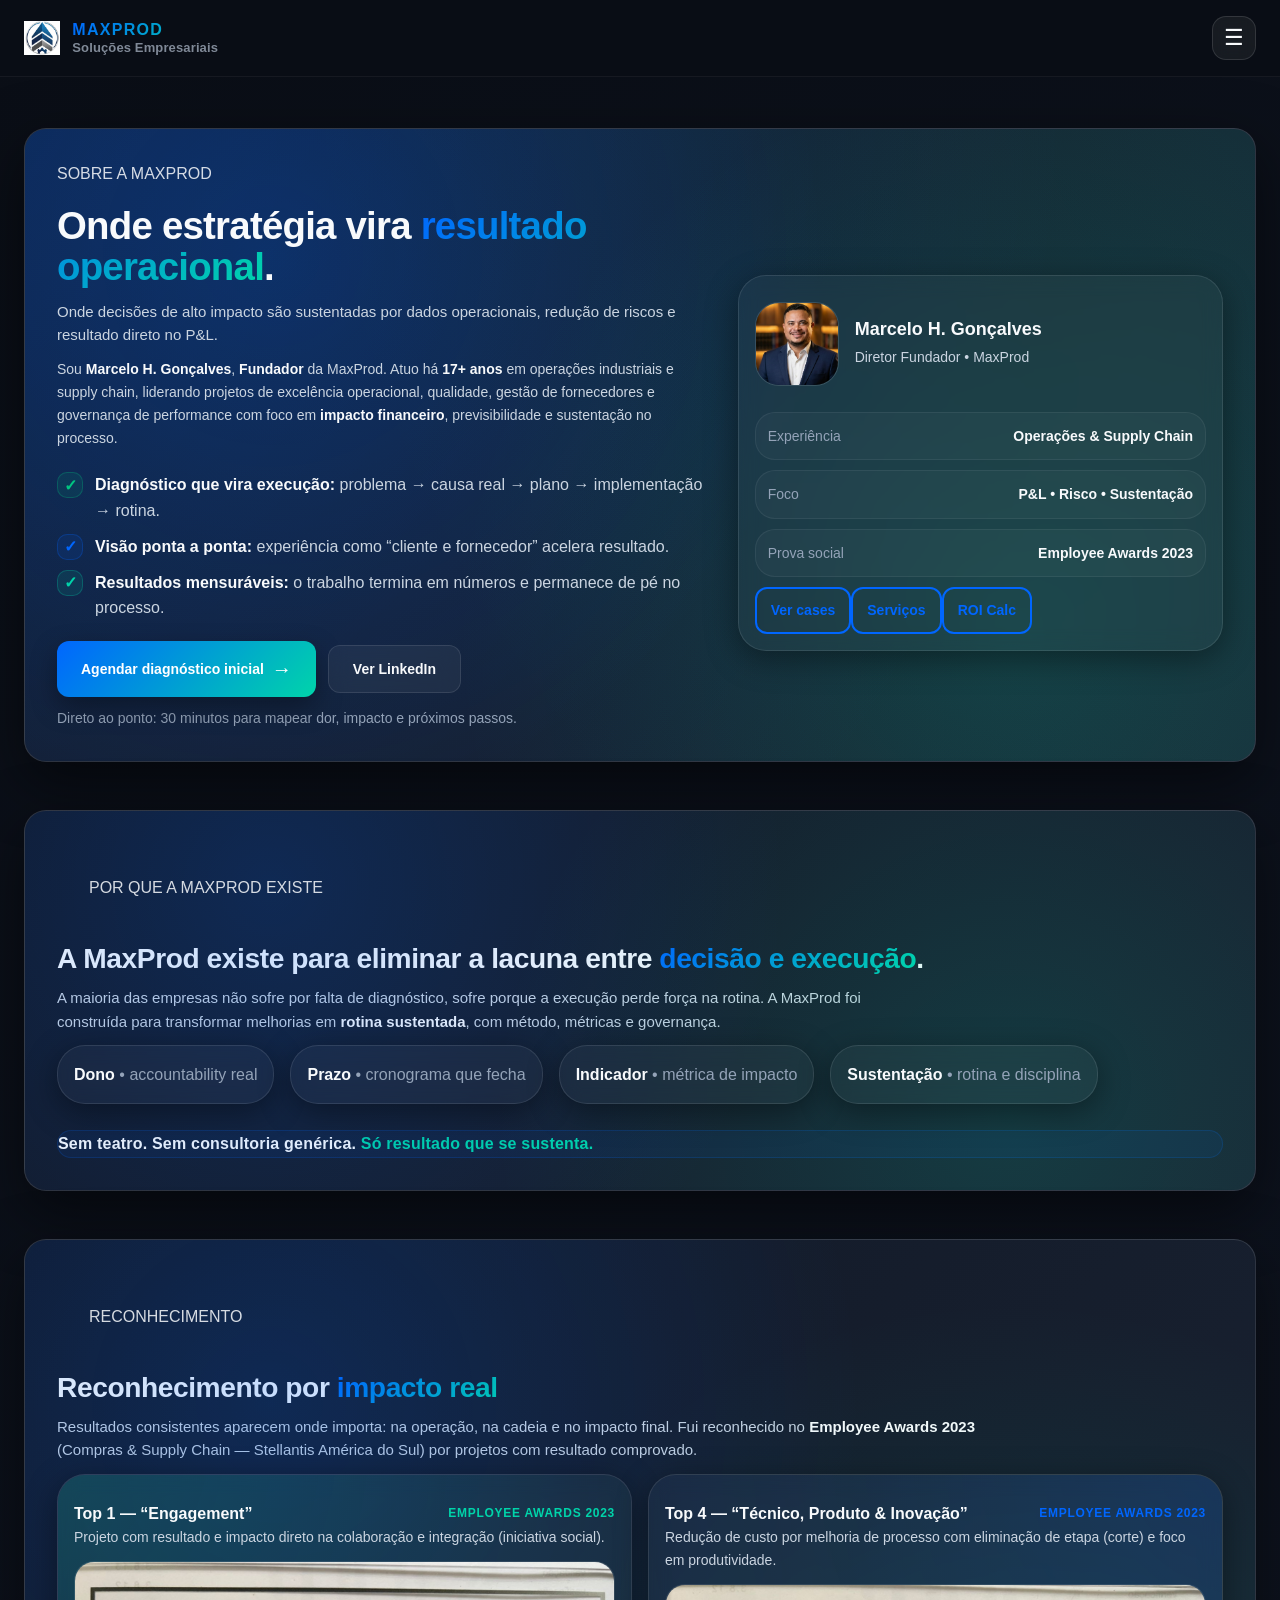
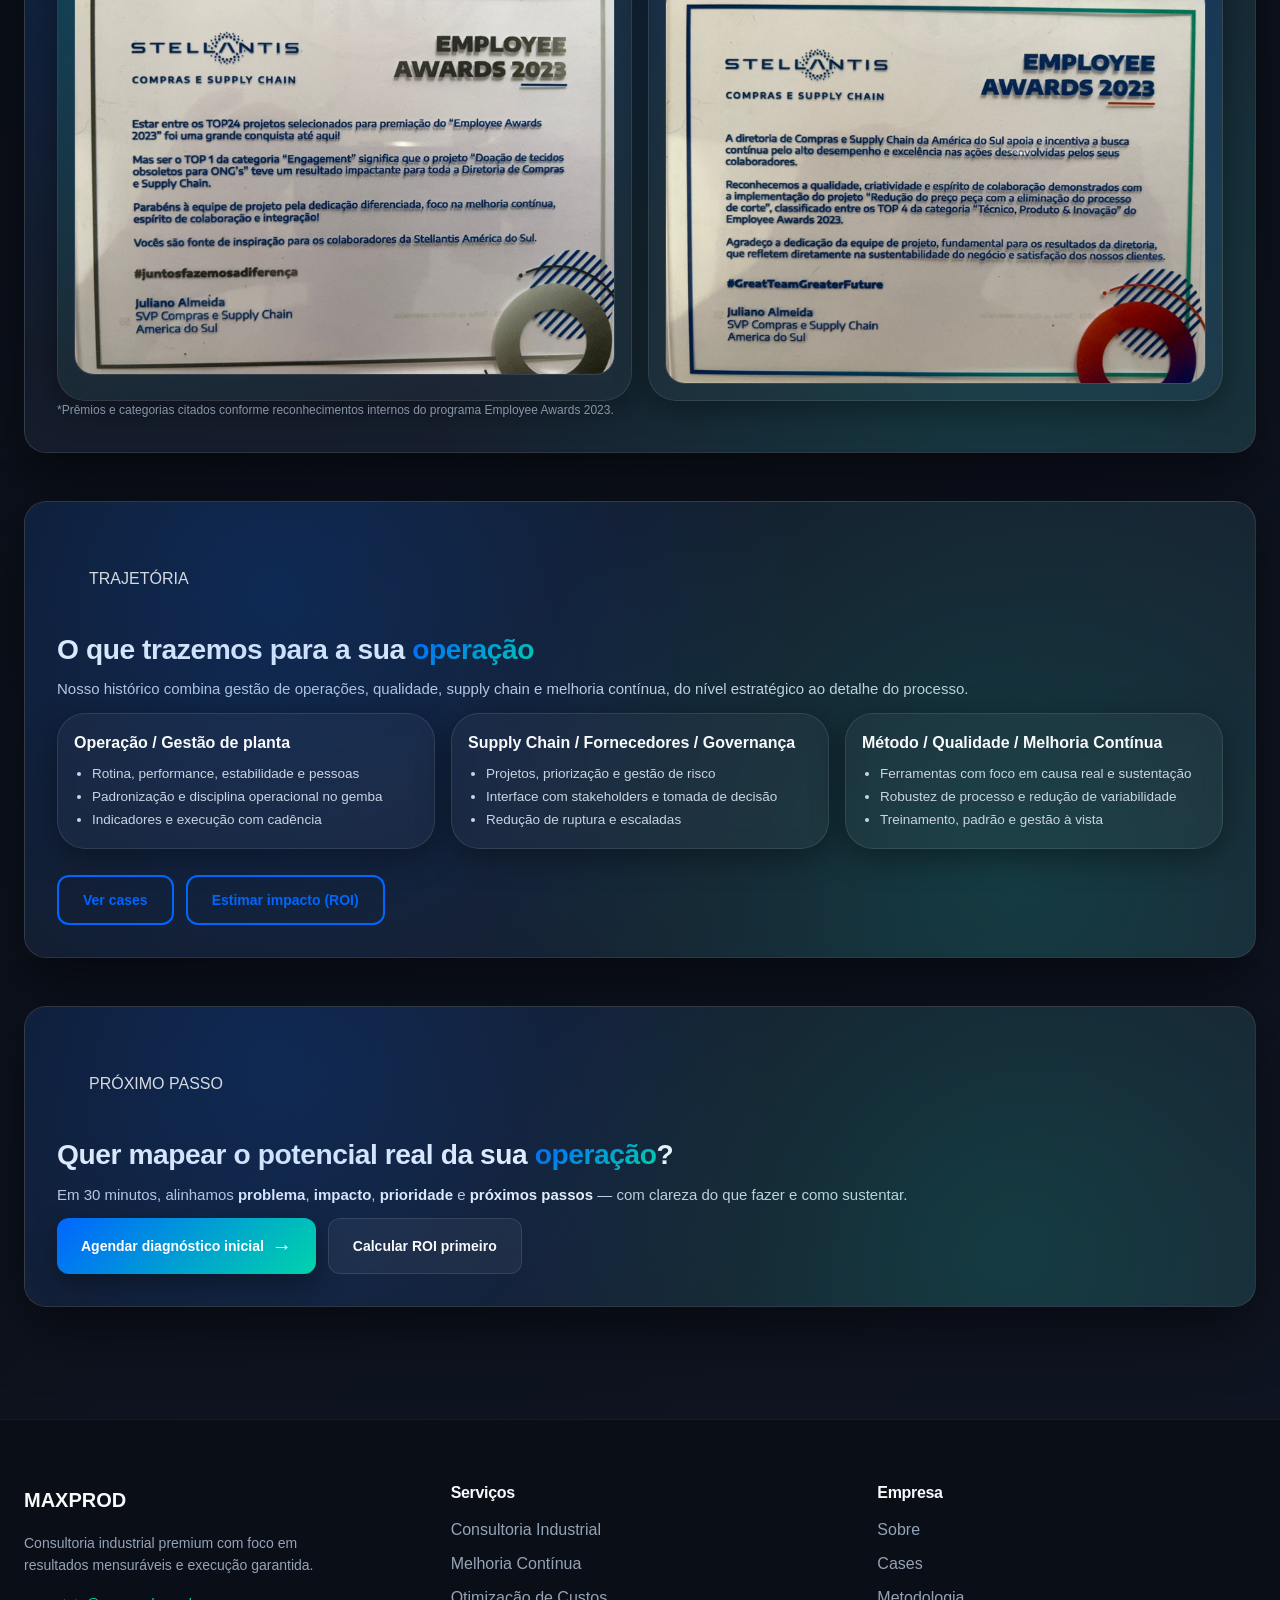
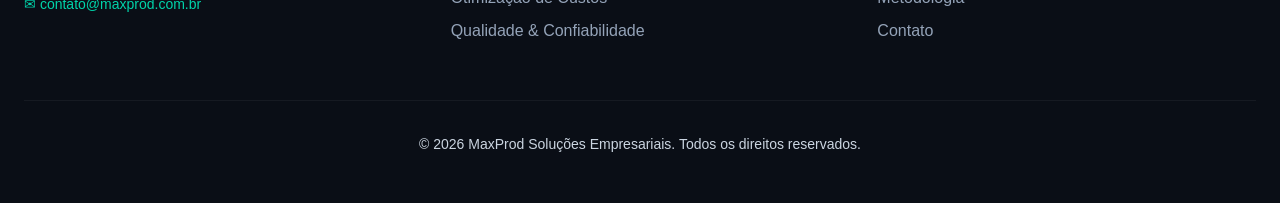
<file: sobre.html>
<!doctype html>
<html lang="pt-BR">
<head>
  <meta charset="utf-8" />
  <meta name="viewport" content="width=device-width,initial-scale=1" />
  <meta name="description" content="MaxProd - Consultoria industrial premium. Resolvemos problemas complexos com resultados mensuráveis: +R$35M em savings, +20 empresas atendidas e +70% de produtividade média." />
  <title>Sobre | MaxProd Soluções Empresariais</title>

  <!-- Open Graph / Social Media -->
  <meta property="og:title" content="Sobre | MaxProd Soluções Empresariais" />
  <meta property="og:description" content="+R$35M em savings gerados | +20 empresas atendidas | +70% produtividade média | Cases Stellantis, Tier 1, Tier 2" />
  <meta property="og:type" content="website" />
  <meta property="og:image" content="https://maxprod.com.br/assets/og-image.jpg" />

  <!-- Favicon -->
  <link rel="icon" type="image/x-icon" href="/assets/favicon.ico">
  <link rel="stylesheet" href="/assets/css/site.css">
</head>

<body>
  <!-- NAVIGATION -->
  <nav class="navbar" id="navbar">
    <div class="container nav-container">
      <a href="/#home" class="logo">
        <img src="/assets/img/logo-imagem1.png" alt="MaxProd Logo">
        <span class="logo-text">
          <span class="logo-title">MAXPROD</span>
          <span class="logo-sub">Soluções Empresariais</span>
        </span>
      </a>

      <button class="mobile-menu-btn" id="mobileMenuBtn">☰</button>

      <ul class="nav-menu">
        <li><a href="/#home" class="nav-link">Home</a></li>
        <li><a href="/#cases" class="nav-link">Cases</a></li>
        <li><a href="/#methodology" class="nav-link">Metodologia</a></li>
        <li><a href="/#services" class="nav-link">Serviços</a></li>

        <!-- ESG & INOVAÇÃO -->
        <li class="nav-item has-dropdown">
          <button class="nav-link nav-dd-toggle" type="button" aria-expanded="false">
            ESG &amp; Inovação <span class="nav-caret" aria-hidden="true">▾</span>
          </button>

          <div class="nav-dropdown nav-drop" role="menu" aria-label="ESG & Inovação">
            <a class="nav-drop-item" href="/esg/projeto-doacao.html">Projeto Doação</a>
            <a class="nav-drop-item" href="/esg/opera-guard.html">IA Aplicada: Opera Guard</a>
            <a class="nav-drop-item" href="/esg/startup-planta-produtiva.html">Startup Produtiva</a>
          </div>
        </li>

        <li><a href="/#calculator" class="nav-link">ROI Calc</a></li>

        <!-- INSIGHTS -->
        <li class="nav-item has-dropdown">
          <button class="nav-link nav-dd-toggle" type="button" aria-expanded="false">
            Insights <span class="nav-caret" aria-hidden="true">▾</span>
          </button>
          <div class="nav-dropdown nav-drop" role="menu" aria-label="Insights">
            <a class="nav-drop-item" href="/insights/">Artigos Técnicos</a>
            <a class="nav-drop-item" href="/insights/white-papers.html">White Papers</a>
          </div>
        </li>

        <li><a href="/clientes.html" class="nav-link">Clientes Atendidos</a></li>
        <li><a href="/sobre.html" class="nav-link">Sobre</a></li>
      </ul>

      <div class="nav-cta">
        <a href="/#contact" class="btn btn-primary">Fale Conosco</a>
      </div>
    </div>
  </nav>

  <!-- MOBILE MENU -->
  <div class="mobile-menu" id="mobileMenu">
    <div class="mobile-menu-header">
      <a href="/#home" class="logo">
        <img src="/assets/img/logo-imagem1.png" alt="MaxProd Logo">
        <span class="logo-text">
          <span class="logo-title">MAXPROD</span>
          <span class="logo-sub">Soluções Empresariais</span>
        </span>
      </a>
      <button id="closeMobileMenu">✕</button>
    </div>

    <ul class="mobile-nav">
      <li><a href="/#home">Home</a></li>
      <li><a href="/#cases">Cases</a></li>
      <li><a href="/#methodology">Metodologia</a></li>
      <li><a href="/#services">Serviços</a></li>

<!-- ESG & INOVAÇÃO (MOBILE) -->
<li style="margin-top: 10px; opacity: .85; font-size: 12px; letter-spacing: .12em;">
  ESG &amp; INOVAÇÃO
</li>
<li><a href="/esg/projeto-doacao.html">Projeto Doação</a></li>
<li><a href="/esg/opera-guard.html">IA Aplicada: Opera Guard</a></li>
<li><a href="/esg/startup-planta-produtiva.html">Startup Produtiva</a></li>

<li><a href="/#calculator">ROI Calc</a></li>

      <li><a href="/insights/">Insights</a></li>
      <li><a href="/clientes.html">Clientes Atendidos</a></li>
      <li><a href="/sobre.html">Sobre</a></li>
      <li><a href="/#contact">Fale Conosco</a></li>
    </ul>

    <div style="margin-top: var(--space-32);">
      <a href="/#calculator" class="btn btn-primary" style="width: 100%; margin-bottom: var(--space-16);">
        Calcular ROI
      </a>
      <a href="/#contact" class="btn btn-secondary" style="width: 100%;">
        Fale Conosco
      </a>
    </div>
  </div>

  <!-- ===============================
       SOBRE — HERO
       =============================== -->
  <main id="sobre" class="section" style="padding-top: calc(var(--space-72) + 48px);">
    <div class="container">

      <!-- HERO GRID -->
      <section class="visual-card sobre-card" style="padding: var(--space-32); position: relative; overflow: hidden;">
        <!-- glow -->
        <div style="position:absolute; inset:-40%;
          background: radial-gradient(circle at 20% 20%, rgba(0,102,255,0.18) 0%, transparent 55%),
                      radial-gradient(circle at 90% 10%, rgba(0,212,170,0.12) 0%, transparent 55%);
          pointer-events:none;"></div>

        <div style="position:relative; z-index:1;">
          <div class="overline" style="margin-bottom: var(--space-12);">SOBRE A MAXPROD</div>

          <div style="display:grid; gap: var(--space-24); grid-template-columns: 1.15fr .85fr; align-items: center;">
            <!-- Left -->
            <div>
              <h1 style="margin-bottom: var(--space-12);">
                Onde estratégia vira <span class="text-gradient">resultado operacional</span>.
              </h1>

              <p class="text-lead" style="margin-bottom: var(--space-16);">
                Onde decisões de alto impacto são sustentadas por dados operacionais, redução de riscos e
                resultado direto no P&amp;L.
              </p>

              <p style="color: var(--text-secondary); max-width: 760px; margin-bottom: var(--space-20);">
                Sou <strong style="color: var(--text-primary);">Marcelo H. Gonçalves</strong>, <strong style="color: var(--text-primary);">Fundador</strong> da MaxProd.
                Atuo há <strong style="color: var(--text-primary);">17+ anos</strong> em operações industriais e supply chain, liderando projetos de excelência operacional, qualidade,
                gestão de fornecedores e governança de performance com foco em <strong style="color: var(--text-primary);">impacto financeiro</strong>, previsibilidade e sustentação no processo.
              </p>

              <!-- Pillars -->
              <div style="display:grid; gap: var(--space-10); margin-bottom: var(--space-20);">
                <div style="display:flex; gap: var(--space-12); align-items:flex-start;">
                  <div style="width: 26px; height: 26px; border-radius: 10px; background: rgba(0,199,129,0.10); border:1px solid rgba(0,199,129,0.25);
                    display:flex; align-items:center; justify-content:center; color: var(--success); font-weight: 800; flex: 0 0 auto;">✓</div>
                  <div style="color: var(--text-secondary);">
                    <strong style="color: var(--text-primary);">Diagnóstico que vira execução:</strong>
                    problema → causa real → plano → implementação → rotina.
                  </div>
                </div>

                <div style="display:flex; gap: var(--space-12); align-items:flex-start;">
                  <div style="width: 26px; height: 26px; border-radius: 10px; background: rgba(0,102,255,0.10); border:1px solid rgba(0,102,255,0.25);
                    display:flex; align-items:center; justify-content:center; color: var(--brand-primary); font-weight: 800; flex: 0 0 auto;">✓</div>
                  <div style="color: var(--text-secondary);">
                    <strong style="color: var(--text-primary);">Visão ponta a ponta:</strong>
                    experiência como “cliente e fornecedor” acelera resultado.
                  </div>
                </div>

                <div style="display:flex; gap: var(--space-12); align-items:flex-start;">
                  <div style="width: 26px; height: 26px; border-radius: 10px; background: rgba(0,212,170,0.10); border:1px solid rgba(0,212,170,0.25);
                    display:flex; align-items:center; justify-content:center; color: var(--brand-secondary); font-weight: 800; flex: 0 0 auto;">✓</div>
                  <div style="color: var(--text-secondary);">
                    <strong style="color: var(--text-primary);">Resultados mensuráveis:</strong>
                    o trabalho termina em números e permanece de pé no processo.
                  </div>
                </div>
              </div>

              <!-- CTAs -->
              <div style="display:flex; gap: var(--space-12); flex-wrap: wrap; align-items: center;">
                <a href="/#contact" class="btn btn-primary">
                  Agendar diagnóstico inicial <span style="font-size: 20px;">→</span>
                </a>

                <a href="https://www.linkedin.com/in/marcelo-h-goncalves/" target="_blank" rel="noopener"
                   class="btn btn-secondary">
                  Ver LinkedIn
                </a>

                <span style="font-size: var(--text-sm); color: var(--text-tertiary);">
                  Direto ao ponto: 30 minutos para mapear dor, impacto e próximos passos.
                </span>
              </div>
            </div>

            <!-- Right -->
            <aside class="glass" style="padding: var(--space-20); border-radius: var(--radius-xl);">
              <div style="display:flex; gap: var(--space-16); align-items:center;">
                <div style="width: 84px; height: 84px; border-radius: 24px; overflow:hidden; border: 1px solid var(--glass-border); background: rgba(255,255,255,0.03); flex: 0 0 auto;">
                  <img src="/assets/img/foto-institucional.png"
                       alt="Marcelo H. Gonçalves — Diretor Fundador da MaxProd"
                       style="width:100%; height:100%; object-fit: cover;">
                </div>

                <div>
                  <div style="font-size: 18px; font-weight: 800; color: var(--text-primary); line-height: 1.1;">
                    Marcelo H. Gonçalves
                  </div>
                  <div style="font-size: var(--text-sm); color: var(--text-secondary); margin-top: 6px;">
                    Diretor Fundador • MaxProd
                  </div>
                </div>
              </div>

              <!-- quick credibility -->
              <div style="display:grid; gap: var(--space-10); margin-top: var(--space-16);">
                <div style="display:flex; justify-content: space-between; gap: var(--space-12); padding: var(--space-12);
                  background: rgba(255,255,255,0.03); border: 1px solid rgba(255,255,255,0.06); border-radius: var(--radius-lg);">
                  <span style="color: var(--text-tertiary); font-size: var(--text-sm);">Experiência</span>
                  <strong style="color: var(--text-primary); font-size: var(--text-sm);">Operações &amp; Supply Chain</strong>
                </div>

                <div style="display:flex; justify-content: space-between; gap: var(--space-12); padding: var(--space-12);
                  background: rgba(255,255,255,0.03); border: 1px solid rgba(255,255,255,0.06); border-radius: var(--radius-lg);">
                  <span style="color: var(--text-tertiary); font-size: var(--text-sm);">Foco</span>
                  <strong style="color: var(--text-primary); font-size: var(--text-sm);">P&amp;L • Risco • Sustentação</strong>
                </div>

                <div style="display:flex; justify-content: space-between; gap: var(--space-12); padding: var(--space-12);
                  background: rgba(255,255,255,0.03); border: 1px solid rgba(255,255,255,0.06); border-radius: var(--radius-lg);">
                  <span style="color: var(--text-tertiary); font-size: var(--text-sm);">Prova social</span>
                  <strong style="color: var(--text-primary); font-size: var(--text-sm);">Employee Awards 2023</strong>
                </div>
              </div>

              <div style="display:flex; gap: var(--space-10); flex-wrap: wrap; margin-top: var(--space-16);">
                <a href="/#cases" class="btn btn-outline" style="padding: 10px 14px;">Ver cases</a>
                <a href="/#services" class="btn btn-outline" style="padding: 10px 14px;">Serviços</a>
                <a href="/#calculator" class="btn btn-outline" style="padding: 10px 14px;">ROI Calc</a>
              </div>
            </aside>
          </div>
        </div>
      </section>

      <!-- ===============================
           POR QUE EXISTE
           =============================== -->
      <section style="margin-top: var(--space-24);">
        <div class="visual-card sobre-card" style="padding: var(--space-28);">
          <div class="overline">POR QUE A MAXPROD EXISTE</div>
          <h2 class="sobre-title" style="margin-top: var(--space-10);">
            A MaxProd existe para eliminar a lacuna entre <span class="text-gradient">decisão e execução</span>.
          </h2>

          <p class="text-lead sobre-sub" style="max-width: 860px;">
            A maioria das empresas não sofre por falta de diagnóstico, sofre porque a execução perde força na rotina.
            A MaxProd foi construída para transformar melhorias em <strong style="color: var(--text-primary);">rotina sustentada</strong>, com método, métricas e governança.
          </p>

          <div class="sobre-pills" style="display:flex; gap: var(--space-16); flex-wrap: wrap; margin-top: var(--space-16);">
            <div class="glass" style="padding: var(--space-14); border-radius: var(--radius-xl);">
              <strong style="color: var(--text-primary);">Dono</strong>
              <span style="color: var(--text-tertiary);"> • accountability real</span>
            </div>
            <div class="glass" style="padding: var(--space-14); border-radius: var(--radius-xl);">
              <strong style="color: var(--text-primary);">Prazo</strong>
              <span style="color: var(--text-tertiary);"> • cronograma que fecha</span>
            </div>
            <div class="glass" style="padding: var(--space-14); border-radius: var(--radius-xl);">
              <strong style="color: var(--text-primary);">Indicador</strong>
              <span style="color: var(--text-tertiary);"> • métrica de impacto</span>
            </div>
            <div class="glass" style="padding: var(--space-14); border-radius: var(--radius-xl);">
              <strong style="color: var(--text-primary);">Sustentação</strong>
              <span style="color: var(--text-tertiary);"> • rotina e disciplina</span>
            </div>
          </div>

          <div class="sobre-claim" style="margin-top: var(--space-18); padding: var(--space-16); border-radius: var(--radius-xl);
            background: rgba(0,102,255,0.08); border: 1px solid rgba(0,102,255,0.18);">
            <div style="font-weight: 900; color: var(--text-primary); letter-spacing: .2px;">
              Sem teatro. Sem consultoria genérica. <span style="color: var(--brand-secondary);">Só resultado que se sustenta.</span>
            </div>
          </div>
        </div>
      </section>

      <!-- ===============================
           PRÊMIOS (PROVA SOCIAL)
           =============================== -->
      <section style="margin-top: var(--space-24);">
        <div class="visual-card sobre-card" style="padding: var(--space-28);">
          <div class="overline">RECONHECIMENTO</div>
          <h2 class="sobre-title" style="margin-top: var(--space-10);">Reconhecimento por <span class="text-gradient">impacto real</span></h2>

          <p class="text-lead sobre-sub" style="max-width: 920px;">
            Resultados consistentes aparecem onde importa: na operação, na cadeia e no impacto final.
            Fui reconhecido no <strong style="color: var(--text-primary);">Employee Awards 2023</strong> (Compras &amp; Supply Chain — Stellantis América do Sul)
            por projetos com resultado comprovado.
          </p>

          <div style="display:grid; gap: var(--space-16); grid-template-columns: repeat(2, minmax(0,1fr)); margin-top: var(--space-16);">
            <!-- Award 1 -->
            <div class="glass" style="padding: var(--space-18); border-radius: var(--radius-xl); position: relative; overflow: hidden;">
              <div style="position:absolute; inset:-45%;
                background: radial-gradient(circle at 20% 20%, rgba(0,212,170,0.18) 0%, transparent 60%);
                pointer-events:none;"></div>

              <div style="position:relative;">
                <div style="display:flex; align-items:center; justify-content:space-between; gap: var(--space-12); flex-wrap: wrap;">
                  <div style="font-weight: 900; color: var(--text-primary);">
                    Top 1 — “Engagement”
                  </div>
                  <span style="font-size: var(--text-xs); color: var(--brand-secondary); font-weight: 800; letter-spacing: .06em;">
                    EMPLOYEE AWARDS 2023
                  </span>
                </div>

                <p style="margin-top: 10px; color: var(--text-secondary); font-size: var(--text-sm); line-height: 1.55;">
                  Projeto com resultado e impacto direto na colaboração e integração (iniciativa social).
                </p>

                <div style="margin-top: var(--space-14); border-radius: var(--radius-lg); overflow:hidden; border: 1px solid rgba(255,255,255,0.08); background: rgba(255,255,255,0.03);">
                  <img src="/assets/img/stellantis-award-engagement-2023.png?v=1"
                       alt="Employee Awards 2023 — Top 1 Engagement"
                       style="width:100%; height:auto; display:block;">
                </div>
              </div>
            </div>

            <!-- Award 2 -->
            <div class="glass" style="padding: var(--space-18); border-radius: var(--radius-xl); position: relative; overflow: hidden;">
              <div style="position:absolute; inset:-45%;
                background: radial-gradient(circle at 80% 20%, rgba(0,102,255,0.18) 0%, transparent 60%);
                pointer-events:none;"></div>

              <div style="position:relative;">
                <div style="display:flex; align-items:center; justify-content:space-between; gap: var(--space-12); flex-wrap: wrap;">
                  <div style="font-weight: 900; color: var(--text-primary);">
                    Top 4 — “Técnico, Produto &amp; Inovação”
                  </div>
                  <span style="font-size: var(--text-xs); color: var(--brand-primary); font-weight: 800; letter-spacing: .06em;">
                    EMPLOYEE AWARDS 2023
                  </span>
                </div>

                <p style="margin-top: 10px; color: var(--text-secondary); font-size: var(--text-sm); line-height: 1.55;">
                  Redução de custo por melhoria de processo com eliminação de etapa (corte) e foco em produtividade.
                </p>

                <div style="margin-top: var(--space-14); border-radius: var(--radius-lg); overflow:hidden; border: 1px solid rgba(255,255,255,0.08); background: rgba(255,255,255,0.03);">
                  <img src="/assets/img/stellantis-award-tecnico-inovacao-2023.png?v=1"
                       alt="Employee Awards 2023 — Top 4 Técnico, Produto & Inovação"
                       style="width:100%; height:auto; display:block;">
                </div>
              </div>
            </div>
          </div>

          <div style="margin-top: var(--space-14); color: var(--text-tertiary); font-size: 12px; opacity: .9;">
            *Prêmios e categorias citados conforme reconhecimentos internos do programa Employee Awards 2023.
          </div>
        </div>
      </section>

      <!-- ===============================
           TRAJETÓRIA (3 CARDS)
           =============================== -->
      <section style="margin-top: var(--space-24);">
        <div class="visual-card sobre-card" style="padding: var(--space-28);">
          <div class="overline">TRAJETÓRIA</div>
          <h2 class="sobre-title" style="margin-top: var(--space-10);">O que trazemos para a sua <span class="text-gradient">operação</span></h2>

          <p class="text-lead sobre-sub" style="max-width: 920px;">
            Nosso histórico combina gestão de operações, qualidade, supply chain e melhoria contínua, do nível estratégico ao detalhe do processo.
          </p>

          <div style="display:grid; gap: var(--space-16); grid-template-columns: repeat(3, minmax(0,1fr)); margin-top: var(--space-16);">
            <div class="glass" style="padding: var(--space-18); border-radius: var(--radius-xl);">
              <div style="font-weight: 900; color: var(--text-primary); margin-bottom: 8px;">Operação / Gestão de planta</div>
              <ul style="margin: 0; padding-left: 18px; color: var(--text-secondary); font-size: var(--text-sm); line-height: 1.7;">
                <li>Rotina, performance, estabilidade e pessoas</li>
                <li>Padronização e disciplina operacional no gemba</li>
                <li>Indicadores e execução com cadência</li>
              </ul>
            </div>

            <div class="glass" style="padding: var(--space-18); border-radius: var(--radius-xl);">
              <div style="font-weight: 900; color: var(--text-primary); margin-bottom: 8px;">Supply Chain / Fornecedores / Governança</div>
              <ul style="margin: 0; padding-left: 18px; color: var(--text-secondary); font-size: var(--text-sm); line-height: 1.7;">
                <li>Projetos, priorização e gestão de risco</li>
                <li>Interface com stakeholders e tomada de decisão</li>
                <li>Redução de ruptura e escaladas</li>
              </ul>
            </div>

            <div class="glass" style="padding: var(--space-18); border-radius: var(--radius-xl);">
              <div style="font-weight: 900; color: var(--text-primary); margin-bottom: 8px;">Método / Qualidade / Melhoria Contínua</div>
              <ul style="margin: 0; padding-left: 18px; color: var(--text-secondary); font-size: var(--text-sm); line-height: 1.7;">
                <li>Ferramentas com foco em causa real e sustentação</li>
                <li>Robustez de processo e redução de variabilidade</li>
                <li>Treinamento, padrão e gestão à vista</li>
              </ul>
            </div>
          </div>

          <div class="sobre-actions" style="display:flex; gap: var(--space-12); flex-wrap: wrap; margin-top: var(--space-18);">
            <a href="/#cases" class="btn btn-outline">Ver cases</a>
            <a href="/#calculator" class="btn btn-outline">Estimar impacto (ROI)</a>
          </div>
        </div>
      </section>

      <!-- ===============================
           CTA FINAL
           =============================== -->
      <section style="margin-top: var(--space-24); margin-bottom: var(--space-24);">
        <div class="visual-card sobre-card" style="padding: var(--space-28);">
          <div class="overline">PRÓXIMO PASSO</div>
          <h2 class="sobre-title" style="margin-top: var(--space-10);">Quer mapear o potencial real da sua <span class="text-gradient">operação</span>?</h2>

          <p class="text-lead sobre-sub" style="max-width: 920px;">
            Em 30 minutos, alinhamos <strong style="color: var(--text-primary);">problema</strong>,
            <strong style="color: var(--text-primary);">impacto</strong>,
            <strong style="color: var(--text-primary);">prioridade</strong> e
            <strong style="color: var(--text-primary);">próximos passos</strong> — com clareza do que fazer e como sustentar.
          </p>

          <div style="display:flex; gap: var(--space-12); flex-wrap: wrap; margin-top: var(--space-12);">
            <a href="/#contact" class="btn btn-primary">
              Agendar diagnóstico inicial <span style="font-size: 20px;">→</span>
            </a>
            <a href="/#calculator" class="btn btn-secondary">
              Calcular ROI primeiro
            </a>
          </div>
        </div>
      </section>

    </div>
  </main>

  <!-- FOOTER -->
  <footer class="footer">
    <div class="container">
      <div class="footer-grid">
        <div>
          <div class="footer-logo">MAXPROD</div>
          <p style="font-size: var(--text-sm); color: var(--text-tertiary); max-width: 300px;">
            Consultoria industrial premium com foco em resultados mensuráveis e execução garantida.
          </p>
          <p style="margin-top: 8px; font-size: var(--text-sm);">
  <a href="mailto:contato@maxprod.com.br" 
     style="color: var(--brand-secondary); text-decoration: none;">
    ✉ contato@maxprod.com.br
  </a>
</p>
        </div>

        <div>
          <h6 style="font-size: var(--text-base); margin-bottom: var(--space-16);">Serviços</h6>
          <ul class="footer-links">
            <li><a href="/#cases">Consultoria Industrial</a></li>
            <li><a href="/#methodology">Melhoria Contínua</a></li>
            <li><a href="/#calculator">Otimização de Custos</a></li>
            <li><a href="/#cases">Qualidade & Confiabilidade</a></li>
          </ul>
        </div>

        <div>
          <h6 style="font-size: var(--text-base); margin-bottom: var(--space-16);">Empresa</h6>
          <ul class="footer-links">
            <li><a href="/sobre.html">Sobre</a></li>
            <li><a href="/#cases">Cases</a></li>
            <li><a href="/#methodology">Metodologia</a></li>
            <li><a href="/#contact">Contato</a></li>
          </ul>
        </div>
      </div>

      <div class="footer-bottom">
        <p>© <span id="currentYear"></span> MaxProd Soluções Empresariais. Todos os direitos reservados.</p>
      </div>
    </div>
  </footer>

  <!-- SCRIPTS (base do site) -->
  <script>
    // Current year in footer
    document.getElementById('currentYear').textContent = new Date().getFullYear();

    // Navbar scroll effect
    window.addEventListener('scroll', function() {
      const navbar = document.getElementById('navbar');
      if (window.scrollY > 50) navbar.classList.add('scrolled');
      else navbar.classList.remove('scrolled');
    });

    // Mobile menu toggle
    const mobileMenuBtn = document.getElementById('mobileMenuBtn');
    const closeMobileMenu = document.getElementById('closeMobileMenu');
    const mobileMenu = document.getElementById('mobileMenu');

    mobileMenuBtn.addEventListener('click', function() {
      mobileMenu.classList.add('active');
      document.body.style.overflow = 'hidden';
    });

    closeMobileMenu.addEventListener('click', function() {
      mobileMenu.classList.remove('active');
      document.body.style.overflow = '';
    });

    // Close mobile menu when clicking outside
    mobileMenu.addEventListener('click', function(e) {
      if (e.target === mobileMenu) {
        mobileMenu.classList.remove('active');
        document.body.style.overflow = '';
      }
    });

    /* ===============================
       NAV DROPDOWN / MEGA — TOGGLE
       =============================== */
    (function(){
      const items = document.querySelectorAll(".navbar .has-dropdown");
      if(!items.length) return;

      function closeAll(except){
        items.forEach(it => {
          if(it !== except){
            it.classList.remove("is-open");
            const btn = it.querySelector(".nav-dd-toggle");
            if(btn) btn.setAttribute("aria-expanded", "false");
          }
        });
      }

      items.forEach(it => {
        const btn = it.querySelector(".nav-dd-toggle");
        if(!btn) return;

        btn.addEventListener("click", (e) => {
          e.preventDefault();
          e.stopPropagation();
          const isOpen = it.classList.contains("is-open");
          closeAll(it);
          it.classList.toggle("is-open", !isOpen);
          btn.setAttribute("aria-expanded", (!isOpen).toString());
        });
      });

      document.addEventListener("click", () => closeAll(null));
      document.addEventListener("keydown", (e) => {
        if(e.key === "Escape") closeAll(null);
      });
    })();
  </script>
</body>
</html>
</file>
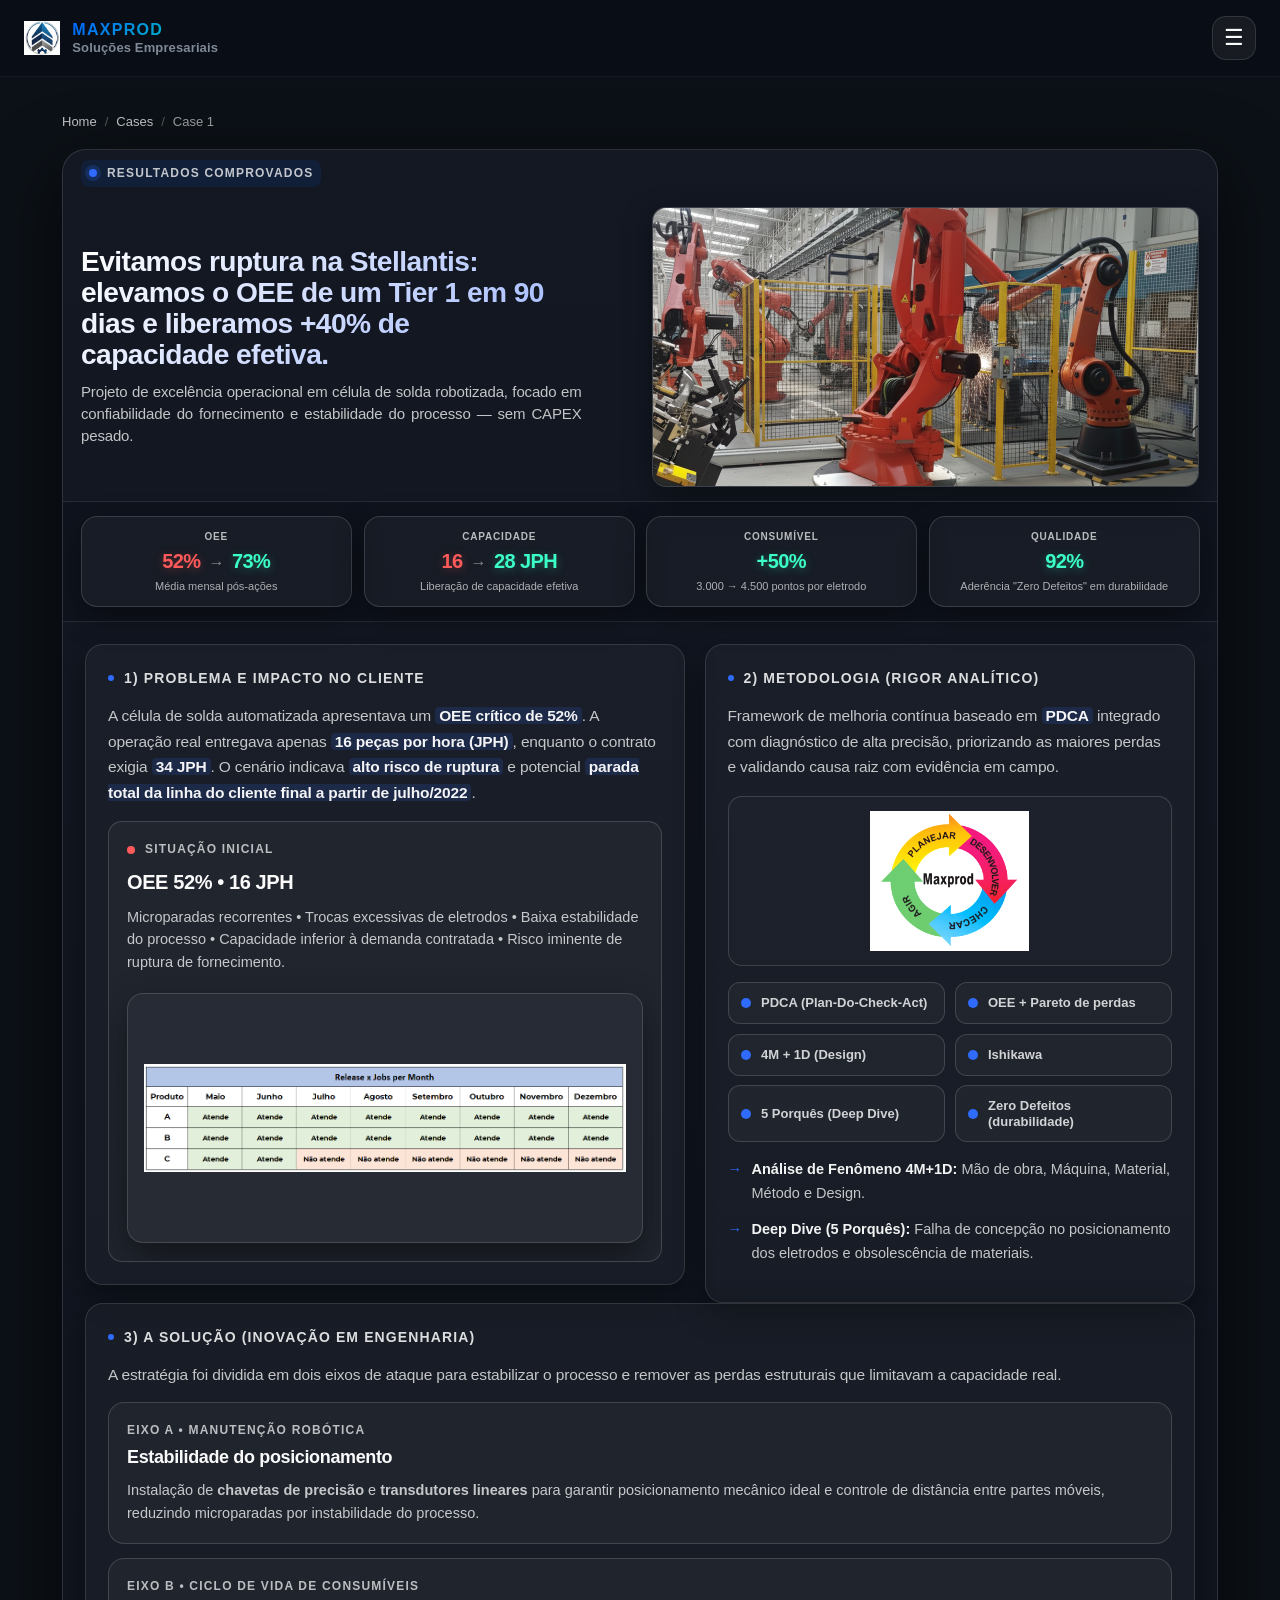
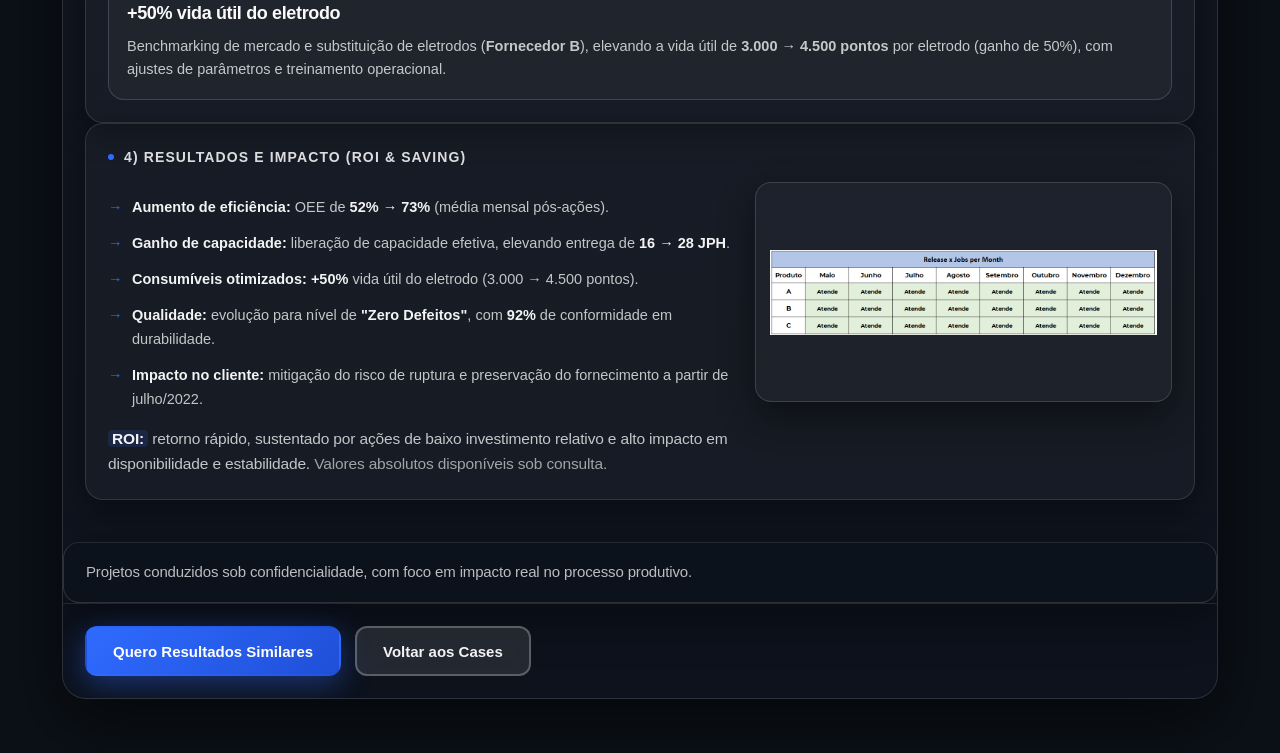
<file: cases/case-1.html>
<!doctype html>
<html lang="pt-BR">
<head>
  <meta charset="utf-8" />
  <meta name="viewport" content="width=device-width,initial-scale=1,viewport-fit=cover" />
  <meta name="description" content="Case MaxProd — Aumento de OEE em célula de solda (Tier 1 Stellantis): evitamos ruptura e elevamos a eficiência em 90 dias." />
  <title>Case 1 | Aumento de OEE em Célula de Solda — MaxProd</title>

  <!-- CSS GLOBAL DO SITE (IGUAL HOME) -->
  <link rel="preload" href="/assets/css/site.css" as="style" onload="this.onload=null;this.rel='stylesheet'">
  <noscript><link rel="stylesheet" href="/assets/css/site.css"></noscript>

  <style>
    /* =========================================================
       CASE-1 — BASE PREMIUM OTIMIZADA (PERFORMANCE FIX)
       - Sem mexer em textos/imagens/links
       - Remove duplicações/conflitos
       - Elimina "flash" do menu mobile ao carregar
       - Animações apenas após .loaded (sem travar / sem piscadas)
       ========================================================= */

    :root{
      --case-text: rgba(255,255,255,.95);
      --case-muted: rgba(255,255,255,.75);
      --case-muted2: rgba(255,255,255,.6);
      --case-stroke: rgba(255,255,255,.12);
      --case-shadow: 0 22px 70px rgba(0,0,0,.6);
      --case-shadow2: 0 10px 30px rgba(0,0,0,.4);
      --case-brand: var(--brand, #2f6bff);
      --case-brand2: var(--brand2, #1f4fd8);
      --nav-offset: 96px;
      --success: #3cffc8;
      --danger: #ff5a5a;

      /* Escala tipográfica global */
      --case-scale: 0.94;
    }

    html, body{
      height: 100%;
      margin: 0;
    }

    body{
      color: var(--case-text);
      background: #0c1117;
      font-family: -apple-system, BlinkMacSystemFont, 'Segoe UI', Roboto, sans-serif;
      font-size: calc(16px * var(--case-scale));
    }

    /* =========================================================
       ESTRUTURA PRINCIPAL
       ========================================================= */
    .case-wrap{
      max-width: 1200px;
      margin: 0 auto;
      padding: calc(var(--nav-offset) + 16px) 22px 54px;
    }

    .case-breadcrumb{
      color: var(--case-muted2);
      font-size: 13px;
      margin-bottom: 16px;
      display: flex;
      align-items: center;
      gap: 8px;
    }
    .case-breadcrumb a{
      color: var(--case-muted);
      text-decoration: none;
      transition: color 0.2s ease;
    }
    .case-breadcrumb a:hover{
      color: var(--case-text);
      text-decoration: underline;
    }
    .case-breadcrumb .separator{
      color: var(--case-muted2);
      opacity: 0.5;
    }

    /* =========================================================
       SHELL UNIFICADO
       ========================================================= */
    .case-shell{
      border: 1px solid var(--case-stroke);
      border-radius: 24px;
      box-shadow: var(--case-shadow);
      overflow: hidden;
      position: relative;
      background: linear-gradient(180deg,
        rgba(20, 25, 35, 0.95) 0%,
        rgba(15, 20, 30, 0.98) 100%);
      backdrop-filter: blur(10px);
    }

    /* =========================================================
       HEADER DO CASE
       ========================================================= */
    .case-head{
      padding: 10px 18px 14px;
      position: relative;
      z-index: 1;
    }

    .case-tag{
      display:inline-flex;
      gap:10px;
      align-items:center;
      font-size: 12px;
      letter-spacing: .1em;
      text-transform: uppercase;
      color: var(--case-muted);
      margin-bottom: 12px;
      font-weight: 600;
    }
    .case-tag .dot{
      width: 8px;
      height: 8px;
      border-radius: 999px;
      background: var(--case-brand);
      box-shadow: 0 0 0 4px rgba(47,107,255,.2);
    }

    /* HERO EM 2 COLUNAS (final) */
    .case-hero-grid{
      display: grid;
      grid-template-columns: 1fr 1fr;
      gap: 24px;
      align-items: center;
      margin-top: 8px;
    }

    .case-title{
      margin: 0 0 10px;
      font-size: clamp(24px, 2.2vw, 34px);
      line-height: 1.1;
      color: var(--case-text);
      letter-spacing: -0.02em;
      max-width: 30ch;
      font-weight: 800;
      background: linear-gradient(135deg, #ffffff 0%, #a0b8ff 100%);
      -webkit-background-clip: text;
      -webkit-text-fill-color: transparent;
      background-clip: text;
    }

    .case-sub{
      margin: 0;
      max-width: 60ch;
      color: var(--case-muted);
      font-size: 15px;
      line-height: 1.45;
      text-align: justify;
      hyphens: auto;
      padding-right: 0;
      font-weight: 400;
      letter-spacing: -0.01em;
    }

    .case-hero-image{
      height: 280px;
      margin-top: 0;
      border-radius: 14px;
      overflow: hidden;
      border: 1px solid rgba(255,255,255,.15);
      background: rgba(255,255,255,.03);
      box-shadow: var(--case-shadow2);
    }
    .case-hero-image img{
      width: 100%;
      height: 100%;
      object-fit: cover;
      display:block;
    }

    @media (max-width: 900px){
      .case-hero-grid{ grid-template-columns: 1fr; }
      .case-hero-image{ height: 130px; }
    }

    /* =========================================================
       KPIs ULTRA COMPACTOS (final)
       ========================================================= */
    .case-kpis{
      display: grid;
      grid-template-columns: repeat(4, minmax(0,1fr));
      gap: 12px;
      padding: 14px 18px;
      position: relative;
      z-index: 1;
      margin-top: 0;
      background: rgba(10, 15, 25, 0.4);
      border-top: 1px solid rgba(255,255,255,.1);
      border-bottom: 1px solid rgba(255,255,255,.1);
    }

    .case-kpi{
      background: rgba(255,255,255,.04);
      border: 1px solid rgba(255,255,255,.15);
      border-radius: 16px;
      padding: 12px 10px;
      box-shadow: var(--case-shadow2);
      text-align: center;
      transition: transform 0.25s ease, background 0.25s ease, box-shadow 0.25s ease;
      display: flex;
      flex-direction: column;
      align-items: center;
      justify-content: center;
      min-height: 72px;
      will-change: transform;
    }
    .case-kpi:hover{
      transform: translateY(-3px);
      box-shadow: 0 18px 40px rgba(0,0,0,.45);
      background: rgba(255,255,255,.06);
    }

    .case-kpi__label{
      font-size: 10px;
      color: rgba(255,255,255,.7);
      letter-spacing: .08em;
      text-transform: uppercase;
      margin-bottom: 6px;
      display:block;
      font-weight: 700;
    }

    .case-kpi__value{
      display: flex;
      align-items: baseline;
      justify-content: center;
      gap: 8px;
      font-size: 20px;
      font-weight: 850;
      letter-spacing: -0.03em;
      color: rgba(255,255,255,.98);
      margin: 0 0 4px;
      line-height: 1;
      white-space: nowrap;
    }

    .kpi-before{ color: var(--danger); text-shadow: 0 2px 10px rgba(255,90,90,.3); }
    .kpi-after{ color: var(--success); text-shadow: 0 2px 10px rgba(60,255,200,.3); }
    .kpi-good{ color: var(--success); text-shadow: 0 2px 10px rgba(60,255,200,.3); }

    .kpi-arrow{
      color: rgba(255,255,255,.5);
      font-weight: 800;
      font-size: 16px;
      line-height: 1;
    }

    .case-kpi__note{
      margin: 4px 0 0;
      font-size: 11px;
      color: rgba(255,255,255,.65);
      line-height: 1.35;
      max-width: 95%;
    }

    @media (max-width: 992px){
      .case-kpis{ grid-template-columns: repeat(2, 1fr); }
    }
    @media (max-width: 768px){
      .case-kpis{ grid-template-columns: 1fr; gap: 12px; }
    }

    /* =========================================================
       CORPO DO CONTEÚDO
       ========================================================= */
    .case-body{
      padding: 22px;
      position: relative;
      z-index: 1;
      background: transparent;
    }

    .case-grid{
      display:grid;
      grid-template-columns: 1fr;
      gap: 20px;
      align-items: start;
    }
    @media (min-width: 992px){
      .case-grid{ grid-template-columns: 1.1fr 0.9fr; }
    }

    .case-panel{
      background: rgba(255,255,255,.03);
      border: 1px solid rgba(255,255,255,.12);
      border-radius: 18px;
      padding: 22px;
      box-shadow: var(--case-shadow2);
    }

    .case-h{
      margin: 0 0 14px;
      font-size: 14px;
      letter-spacing: .08em;
      text-transform: uppercase;
      color: rgba(255,255,255,.85);
      font-weight: 800;
      display: flex;
      align-items: center;
      gap: 10px;
    }
    .case-h::before{
      content: '';
      width: 6px;
      height: 6px;
      border-radius: 50%;
      background: var(--case-brand);
      display: block;
    }

    .case-p{
      margin: 0 0 14px;
      color: var(--case-muted);
      line-height: 1.65;
      font-size: 15.5px;
      letter-spacing: -0.01em;
    }
    .case-p:last-child{ margin-bottom: 0; }
    .case-p b{
      color: var(--case-text);
      font-weight: 750;
      background: rgba(47,107,255,.15);
      padding: 0 4px;
      border-radius: 4px;
    }

    /* =========================================================
       PROBLEMA
       ========================================================= */
    .case-compare{
      display:grid;
      grid-template-columns: 1fr;
      gap: 16px;
      margin-top: 16px;
    }

    .case-card{
      background: rgba(255,255,255,.04);
      border: 1px solid rgba(255,255,255,.15);
      border-radius: 14px;
      padding: 18px;
      transition: background 0.25s ease, border-color 0.25s ease;
    }
    .case-card:hover{
      background: rgba(255,255,255,.06);
      border-color: rgba(255,255,255,.2);
    }

    .case-card__kicker{
      font-size: 12px;
      letter-spacing: .1em;
      text-transform: uppercase;
      color: rgba(255,255,255,.7);
      margin-bottom: 10px;
      font-weight: 700;
      display: flex;
      align-items: center;
      gap: 10px;
    }
    .case-card__kicker::before{
      content: '';
      width: 8px;
      height: 8px;
      border-radius: 50%;
      background: var(--danger);
      display: block;
    }
    .case-card__big{
      font-size: 20px;
      font-weight: 850;
      letter-spacing: -0.02em;
      color: rgba(255,255,255,.98);
      margin: 0 0 12px;
      line-height: 1.2;
    }
    .case-mini{
      color: rgba(255,255,255,.75);
      font-size: 14.5px;
      line-height: 1.55;
      margin: 0;
    }

    .case-problem-image{
      margin-top: 20px;
      border-radius: 16px;
      overflow: hidden;
      border: 1px solid rgba(255,255,255,.14);
      background: rgba(255,255,255,.03);
      box-shadow: 0 14px 36px rgba(0,0,0,.45);
      height: 250px;
      display: flex;
      align-items: center;
      justify-content: center;
    }
    .case-problem-image img{
      width: 100%;
      height: 100%;
      object-fit: contain;
      padding: 16px;
      display: block;
    }

    /* =========================================================
       METODOLOGIA
       ========================================================= */
    .case-methodology{ position: relative; }

    .case-pdca-image{
      margin: 16px 0;
      border-radius: 14px;
      overflow: hidden;
      border: 1px solid rgba(255,255,255,.15);
      background: rgba(255,255,255,.02);
      height: 170px;
      display: flex;
      align-items: center;
      justify-content: center;
    }
    .case-pdca-image img{
      width: 100%;
      height: 100%;
      object-fit: contain;
      display: block;
      padding: 14px;
      filter: brightness(1.1) contrast(1.05);
    }

    .case-badges{
      display:grid;
      grid-template-columns: repeat(2, 1fr);
      gap: 10px;
      margin: 16px 0;
    }
    .case-badge{
      display:flex;
      align-items:center;
      gap:10px;
      padding: 12px 12px;
      border-radius: 12px;
      border: 1px solid rgba(255,255,255,.15);
      background: rgba(255,255,255,.04);
      color: rgba(255,255,255,.8);
      font-size: 13px;
      line-height: 1.2;
      font-weight: 550;
      transition: transform 0.2s ease, background 0.2s ease;
      will-change: transform;
    }
    .case-badge:hover{
      background: rgba(255,255,255,.08);
      transform: translateY(-2px);
    }
    .case-badge i{
      width: 10px;
      height: 10px;
      border-radius: 50%;
      background: var(--case-brand);
      flex-shrink: 0;
    }

    .case-list{
      margin: 14px 0;
      padding: 0;
      color: var(--case-muted);
      line-height: 1.65;
      font-size: 14.5px;
      list-style: none;
    }
    .case-list li{
      margin-bottom: 12px;
      padding-left: 24px;
      position: relative;
    }
    .case-list li:last-child{ margin-bottom: 0; }
    .case-list li::before{
      content: '→';
      position: absolute;
      left: 0;
      color: var(--case-brand);
      font-weight: bold;
    }
    .case-list b{ color: var(--case-text); font-weight: 750; }

    @media (max-width: 992px){
      .case-badges{ grid-template-columns: 1fr; }
    }

    /* =========================================================
       SOLUÇÃO
       ========================================================= */
    .solution-grid{
      display: grid;
      grid-template-columns: 1fr;
      gap: 14px;
      margin-top: 14px;
    }

    .solution-card{
      background: rgba(255,255,255,.04);
      border: 1px solid rgba(255,255,255,.15);
      border-radius: 16px;
      padding: 18px;
      transition: transform 0.25s ease, background 0.25s ease, box-shadow 0.25s ease, border-color 0.25s ease;
      height: 100%;
      display: flex;
      flex-direction: column;
      will-change: transform;
    }
    .solution-card:hover{
      background: rgba(255,255,255,.06);
      border-color: rgba(255,255,255,.2);
      transform: translateY(-3px);
      box-shadow: 0 18px 34px rgba(0,0,0,.28);
    }

    .solution-card__header{ margin-bottom: 10px; }
    .solution-card__kicker{
      font-size: 12px;
      letter-spacing: .1em;
      text-transform: uppercase;
      color: rgba(255,255,255,.7);
      margin-bottom: 6px;
      font-weight: 700;
    }
    .solution-card__title{
      font-size: 18px;
      font-weight: 850;
      color: rgba(255,255,255,.98);
      margin: 0;
      line-height: 1.25;
    }
    .solution-card__content{
      color: rgba(255,255,255,.75);
      font-size: 14.5px;
      line-height: 1.6;
      flex: 1;
    }

    /* =========================================================
       RESULTADOS (texto esquerda + imagem direita)
       ========================================================= */
    .case-results-grid{
      display: grid;
      grid-template-columns: 1.2fr 0.8fr;
      gap: 22px;
      align-items: start;
      margin-top: 10px;
    }

    .case-results-media{
      border-radius: 16px;
      overflow: hidden;
      border: 1px solid rgba(255,255,255,.14);
      background: rgba(255,255,255,.03);
      box-shadow: 0 14px 36px rgba(0,0,0,.45);
      height: 220px;
      display: flex;
      align-items: center;
      justify-content: center;
    }
    .case-results-media img{
      width: 100%;
      height: 100%;
      object-fit: contain;
      padding: 14px;
      display: block;
    }

    /* =========================================================
       CONFIDENCIALIDADE (você já usa .case-download no HTML)
       ========================================================= */
    .case-download{
      padding: 18px 22px;
      border-top: 1px solid rgba(255,255,255,.1);
      background: rgba(10, 15, 25, 0.35);
      color: rgba(255,255,255,.75);
      font-size: 14px;
      line-height: 1.55;
    }
    .case-download p{ margin: 0; }

    /* =========================================================
       BOTÕES
       ========================================================= */
    .btn{
      display: inline-flex;
      align-items: center;
      justify-content: center;
      gap: 12px;
      padding: 14px 26px;
      border-radius: 12px;
      font-weight: 750;
      font-size: 15px;
      line-height: 1;
      text-decoration: none;
      cursor: pointer;
      transition: transform 0.25s ease, box-shadow 0.25s ease, background 0.25s ease, border-color 0.25s ease;
      border: 2px solid transparent;
      white-space: nowrap;
      min-height: 50px;
      will-change: transform;
    }

    .btn--primary{
      background: linear-gradient(135deg, var(--case-brand), var(--case-brand2));
      color: white;
      box-shadow: 0 8px 30px rgba(47,107,255,.4);
    }
    .btn--primary:hover{
      transform: translateY(-3px);
      box-shadow: 0 15px 40px rgba(47,107,255,.5);
      background: linear-gradient(135deg, var(--case-brand2), var(--case-brand));
    }

    .btn--secondary{
      background: rgba(255,255,255,.1);
      border-color: rgba(255,255,255,.25);
      color: var(--case-text);
      backdrop-filter: blur(10px);
    }
    .btn--secondary:hover{
      background: rgba(255,255,255,.15);
      border-color: rgba(255,255,255,.35);
      transform: translateY(-3px);
      box-shadow: 0 10px 30px rgba(0,0,0,.3);
    }

    /* =========================================================
       FOOTER DO CASE
       ========================================================= */
    .case-footer{
      display: flex;
      gap: 14px;
      flex-wrap: wrap;
      padding: 22px;
      position: relative;
      z-index: 1;
      border-top: 1px solid rgba(255,255,255,.1);
      background: rgba(10, 15, 25, 0.4);
    }

    /* =========================================================
       RESPONSIVIDADE FINAL
       ========================================================= */
    @media (max-width: 1200px){
      .case-wrap{ padding: calc(var(--nav-offset) + 14px) 18px 46px; }
    }

    @media (max-width: 992px){
      .case-head, .case-body, .case-footer{
        padding-left: 20px;
        padding-right: 20px;
      }
    }

    @media (max-width: 900px){
      .case-results-grid{
        grid-template-columns: 1fr;
      }
      .case-results-media{ height: 200px; }
    }

    @media (max-width: 768px){
      .case-footer{ flex-direction: column; }
      .btn{ width: 100%; justify-content: center; }
    }

    @media (max-width: 480px){
      .case-wrap{ padding: calc(var(--nav-offset) + 10px) 14px 28px; }
      .case-head, .case-body, .case-footer{
        padding-left: 18px;
        padding-right: 18px;
      }
      .case-panel{ padding: 20px; }
      .case-title{ font-size: 26px; }
      .case-sub{ font-size: 15px; }
      .case-kpi__value{ font-size: 20px; }
      .case-pdca-image{ height: 150px; }
    }

    /* =========================================================
       PERFORMANCE FIX: animações sem travar e sem "flash"
       ========================================================= */
    @keyframes fadeInUp {
      from { opacity: 0; transform: translateY(18px); }
      to   { opacity: 1; transform: translateY(0); }
    }

    body.loaded .case-head,
    body.loaded .case-kpis,
    body.loaded .case-panel,
    body.loaded .case-download,
    body.loaded .case-footer{
      animation: fadeInUp 0.6s ease-out both;
    }

    body.loaded .case-head{ animation-delay: 0.06s; }
    body.loaded .case-kpis{ animation-delay: 0.12s; }
    body.loaded .case-panel:nth-of-type(1){ animation-delay: 0.18s; }
    body.loaded .case-panel:nth-of-type(2){ animation-delay: 0.24s; }
    body.loaded .case-panel:nth-of-type(3){ animation-delay: 0.30s; }
    body.loaded .case-panel:nth-of-type(4){ animation-delay: 0.36s; }
    body.loaded .case-download{ animation-delay: 0.42s; }
    body.loaded .case-footer{ animation-delay: 0.48s; }

    /* =========================================================
       FIX: evita "flash" do mobile-menu ao carregar
       ========================================================= */
    .mobile-menu{
      position: fixed;
      inset: 0;
      transform: translateX(110%);
      opacity: 0;
      visibility: hidden;
      pointer-events: none;
      transition: none !important;
      will-change: transform;
    }

    body.loaded .mobile-menu{
      transition: transform .28s ease, opacity .18s ease, visibility 0s linear .28s !important;
    }

    .mobile-menu.active{
      transform: translateX(0);
      opacity: 1;
      visibility: visible;
      pointer-events: auto;
    }

    .navbar{
      transform: translateX(0) !important;
      animation: none !important;
    }

    @media (prefers-reduced-motion: reduce){
      *{ animation: none !important; transition: none !important; }
    }
  </style>
</head>

<body>

<!-- NAVIGATION (PADRÃO GLOBAL) -->
<nav class="navbar" id="navbar">
  <div class="container nav-container">
    <a href="/#home" class="logo">
      <img src="/assets/img/logo-imagem1.png" alt="MaxProd Logo">
      <span class="logo-text">
        <span class="logo-title">MAXPROD</span>
        <span class="logo-sub">Soluções Empresariais</span>
      </span>
    </a>

    <button class="mobile-menu-btn" id="mobileMenuBtn" aria-label="Abrir menu" aria-expanded="false">☰</button>

    <ul class="nav-menu">
      <li><a href="/#home" class="nav-link">Home</a></li>
      <li><a href="/#cases" class="nav-link">Cases</a></li>
      <li><a href="/#methodology" class="nav-link">Metodologia</a></li>
      <li><a href="/#services" class="nav-link">Serviços</a></li>

      <!-- ESG & INOVAÇÃO -->
      <li class="nav-item has-dropdown">
        <button class="nav-link nav-dd-toggle" type="button" aria-expanded="false">
          ESG &amp; Inovação <span class="nav-caret" aria-hidden="true">▾</span>
        </button>

        <div class="nav-dropdown nav-drop" role="menu" aria-label="ESG & Inovação">
          <a class="nav-drop-item" href="/esg/projeto-doacao.html">Projeto Doação</a>
          <a class="nav-drop-item" href="/esg/opera-guard.html">IA Aplicada: Opera Guard</a>
          <a class="nav-drop-item" href="/esg/startup-planta-produtiva.html">Startup de Planta Produtiva</a>
        </div>
      </li>

      <li><a href="/#calculator" class="nav-link">ROI Calc</a></li>

      <!-- INSIGHTS -->
      <li class="nav-item has-dropdown">
        <button class="nav-link nav-dd-toggle" type="button" aria-expanded="false">
          Insights <span class="nav-caret" aria-hidden="true">▾</span>
        </button>
        <div class="nav-dropdown nav-drop" role="menu" aria-label="Insights">
          <a class="nav-drop-item" href="/insights/">Artigos Técnicos</a>
          <a class="nav-drop-item" href="/insights/white-papers.html">White Papers</a>
        </div>
      </li>

      <li><a href="/clientes.html" class="nav-link">Clientes Atendidos</a></li>
      <li><a href="/sobre.html" class="nav-link">Sobre</a></li>
    </ul>

    <div class="nav-cta">
      <a href="/#contact" class="btn btn-primary">Fale Conosco</a>
    </div>
  </div>
</nav>

<!-- MOBILE MENU (PADRÃO GLOBAL) -->
<div class="mobile-menu" id="mobileMenu" aria-hidden="true">
  <div class="mobile-menu-header">
    <a href="/#home" class="logo">
      <img src="/assets/img/logo-imagem1.png" alt="MaxProd Logo">
      <span class="logo-text">
        <span class="logo-title">MAXPROD</span>
        <span class="logo-sub">Soluções Empresariais</span>
      </span>
    </a>
    <button id="closeMobileMenu" aria-label="Fechar menu">✕</button>
  </div>

  <ul class="mobile-nav">
    <li><a href="/#home">Home</a></li>
    <li><a href="/#cases">Cases</a></li>
    <li><a href="/#methodology">Metodologia</a></li>
    <li><a href="/#services">Serviços</a></li>
  
<!-- ESG & INOVAÇÃO (MOBILE) -->
<li style="margin-top: 10px; opacity: .85; font-size: 12px; letter-spacing: .12em;">
  ESG &amp; INOVAÇÃO
</li>
<li><a href="/esg/projeto-doacao.html">Projeto Doação</a></li>
<li><a href="/esg/opera-guard.html">IA Aplicada: Opera Guard</a></li>
<li><a href="/esg/startup-planta-produtiva.html">Startup Produtiva</a></li>
    <li><a href="/#calculator">ROI Calc</a></li>
    <li><a href="/insights/">Insights</a></li>
    <li><a href="/clientes.html">Clientes Atendidos</a></li>
    <li><a href="/sobre.html">Sobre</a></li>
    <li><a href="/#contact">Fale Conosco</a></li>
  </ul>

  <div style="margin-top: var(--space-32);">
    <a href="/#calculator" class="btn btn-primary" style="width:100%; margin-bottom: var(--space-16);">
      Calcular ROI
    </a>
    <a href="/#contact" class="btn btn-secondary" style="width:100%;">
      Fale Conosco
    </a>
  </div>
</div>
<!-- /MOBILE MENU -->

<main class="case-wrap">
  <div class="case-breadcrumb">
    <a href="/#home">Home</a>
    <span class="separator">/</span>
    <a href="/#cases">Cases</a>
    <span class="separator">/</span>
    <span>Case 1</span>
  </div>

  <section class="case-shell">
    <header class="case-head">
      <div class="case-tag"><span class="dot"></span> RESULTADOS COMPROVADOS</div>

      <div class="case-hero-grid">
        <div class="case-hero-text">
          <h1 class="case-title">
            Evitamos ruptura na Stellantis: elevamos o OEE de um Tier 1 em 90 dias e liberamos +40% de capacidade efetiva.
          </h1>

          <p class="case-sub">
            Projeto de excelência operacional em célula de solda robotizada,
            focado em confiabilidade do fornecimento e estabilidade do processo —
            sem CAPEX pesado.
          </p>
        </div>

        <div class="case-hero-image">
          <img src="/assets/img/robo-case1.png"
               alt="Célula de solda robotizada"
               loading="eager">
        </div>
      </div>
    </header>

    <!-- KPIs -->
    <div class="case-kpis">
      <div class="case-kpi">
        <span class="case-kpi__label">OEE</span>
        <div class="case-kpi__value">
          <span class="kpi-before">52%</span>
          <span class="kpi-arrow">→</span>
          <span class="kpi-after">73%</span>
        </div>
        <p class="case-kpi__note">Média mensal pós-ações</p>
      </div>

      <div class="case-kpi">
        <span class="case-kpi__label">Capacidade</span>
        <div class="case-kpi__value">
          <span class="kpi-before">16</span>
          <span class="kpi-arrow">→</span>
          <span class="kpi-after">28 JPH</span>
        </div>
        <p class="case-kpi__note">Liberação de capacidade efetiva</p>
      </div>

      <div class="case-kpi">
        <span class="case-kpi__label">Consumível</span>
        <div class="case-kpi__value">
          <span class="kpi-good">+50%</span>
        </div>
        <p class="case-kpi__note">3.000 → 4.500 pontos por eletrodo</p>
      </div>

      <div class="case-kpi">
        <span class="case-kpi__label">Qualidade</span>
        <div class="case-kpi__value">
          <span class="kpi-good">92%</span>
        </div>
        <p class="case-kpi__note">Aderência "Zero Defeitos" em durabilidade</p>
      </div>
    </div>

    <div class="case-body">
      <div class="case-grid">
        <!-- PROBLEMA E IMPACTO -->
        <div class="case-panel">
          <div class="case-h">1) Problema e impacto no cliente</div>
          <p class="case-p">
            A célula de solda automatizada apresentava um <b>OEE crítico de 52%</b>.
            A operação real entregava apenas <b>16 peças por hora (JPH)</b>,
            enquanto o contrato exigia <b>34 JPH</b>.
            O cenário indicava <b>alto risco de ruptura</b> e potencial
            <b>parada total da linha do cliente final a partir de julho/2022</b>.
          </p>

          <div class="case-compare">
            <div class="case-card">
              <div class="case-card__kicker">SITUAÇÃO INICIAL</div>
              <div class="case-card__big">OEE 52% • 16 JPH</div>
              <p class="case-mini">
                Microparadas recorrentes • Trocas excessivas de eletrodos •
                Baixa estabilidade do processo • Capacidade inferior à demanda contratada •
                Risco iminente de ruptura de fornecimento.
              </p>

              <div class="case-problem-image">
                <img
                  src="/assets/img/calendario.problema3.case1.png"
                  alt="Linha do tempo de risco de ruptura do fornecimento"
                  loading="lazy">
              </div>
            </div>
          </div>
        </div>

        <!-- METODOLOGIA -->
        <div class="case-panel case-methodology">
          <div class="case-h">2) Metodologia (rigor analítico)</div>
          <p class="case-p">
            Framework de melhoria contínua baseado em <b>PDCA</b> integrado
            com diagnóstico de alta precisão, priorizando as maiores perdas
            e validando causa raiz com evidência em campo.
          </p>

          <div class="case-pdca-image">
            <img src="/assets/img/pdca-maxprod.png"
                 alt="Metodologia PDCA MaxProd - Ciclo Plan-Do-Check-Act"
                 loading="lazy"
                 width="800"
                 height="170">
          </div>

          <div class="case-badges" aria-label="Ferramentas aplicadas">
            <span class="case-badge"><i></i> PDCA (Plan-Do-Check-Act)</span>
            <span class="case-badge"><i></i> OEE + Pareto de perdas</span>
            <span class="case-badge"><i></i> 4M + 1D (Design)</span>
            <span class="case-badge"><i></i> Ishikawa</span>
            <span class="case-badge"><i></i> 5 Porquês (Deep Dive)</span>
            <span class="case-badge"><i></i> Zero Defeitos (durabilidade)</span>
          </div>

          <ul class="case-list">
            <li><b>Análise de Fenômeno 4M+1D:</b> Mão de obra, Máquina, Material, Método e Design.</li>
            <li><b>Deep Dive (5 Porquês):</b> Falha de concepção no posicionamento dos eletrodos e obsolescência de materiais.</li>
          </ul>
        </div>
      </div>

      <!-- SOLUÇÃO -->
      <div class="case-panel">
        <div class="case-h">3) A solução (inovação em engenharia)</div>
        <p class="case-p">
          A estratégia foi dividida em dois eixos de ataque para estabilizar o processo
          e remover as perdas estruturais que limitavam a capacidade real.
        </p>

        <div class="solution-grid">
          <div class="solution-card">
            <div class="solution-card__header">
              <div class="solution-card__kicker">Eixo A • Manutenção robótica</div>
              <h3 class="solution-card__title">Estabilidade do posicionamento</h3>
            </div>
            <div class="solution-card__content">
              Instalação de <b>chavetas de precisão</b> e <b>transdutores lineares</b>
              para garantir posicionamento mecânico ideal e controle de distância entre
              partes móveis, reduzindo microparadas por instabilidade do processo.
            </div>
          </div>

          <div class="solution-card">
            <div class="solution-card__header">
              <div class="solution-card__kicker">Eixo B • Ciclo de vida de consumíveis</div>
              <h3 class="solution-card__title">+50% vida útil do eletrodo</h3>
            </div>
            <div class="solution-card__content">
              Benchmarking de mercado e substituição de eletrodos (<b>Fornecedor B</b>),
              elevando a vida útil de <b>3.000 → 4.500 pontos</b> por eletrodo (ganho de 50%),
              com ajustes de parâmetros e treinamento operacional.
            </div>
          </div>
        </div>
      </div>

      <!-- RESULTADOS -->
      <div class="case-panel">
        <div class="case-h">4) Resultados e impacto (ROI & saving)</div>

        <div class="case-results-grid">
          <div class="case-results-text">
            <ul class="case-list">
              <li><b>Aumento de eficiência:</b> OEE de <b>52% → 73%</b> (média mensal pós-ações).</li>
              <li><b>Ganho de capacidade:</b> liberação de capacidade efetiva, elevando entrega de <b>16 → 28 JPH</b>.</li>
              <li><b>Consumíveis otimizados:</b> <b>+50%</b> vida útil do eletrodo (3.000 → 4.500 pontos).</li>
              <li><b>Qualidade:</b> evolução para nível de <b>"Zero Defeitos"</b>, com <b>92%</b> de conformidade em durabilidade.</li>
              <li><b>Impacto no cliente:</b> mitigação do risco de ruptura e preservação do fornecimento a partir de julho/2022.</li>
            </ul>

            <p class="case-p">
              <b>ROI:</b> retorno rápido, sustentado por ações de baixo investimento relativo e alto impacto em disponibilidade e estabilidade.
              <span style="color:rgba(255,255,255,.6);">Valores absolutos disponíveis sob consulta.</span>
            </p>
          </div>

          <div class="case-results-media">
            <img src="/assets/img/calendario.resultados.case1.png"
                 alt="Calendário e marcos dos resultados do Case 1"
                 loading="lazy">
          </div>
        </div>
      </div>
    </div>

    <!-- CONFIDENCIALIDADE -->
    <div class="case-download">
      <p>
        Projetos conduzidos sob confidencialidade, com foco em impacto real no processo produtivo.
      </p>
    </div>

    <div class="case-footer">
      <a class="btn btn--primary" href="/#contact">Quero Resultados Similares</a>
      <a class="btn btn--secondary" href="/#cases">Voltar aos Cases</a>
    </div>
  </section>
</main>

<script>
  // Navbar scroll effect
  window.addEventListener('scroll', function() {
    const navbar = document.getElementById('navbar');
    if (!navbar) return;
    navbar.classList.toggle('scrolled', window.scrollY > 50);
  });

  // Mobile menu toggle
  const mobileMenuBtn = document.getElementById('mobileMenuBtn');
  const closeMobileMenu = document.getElementById('closeMobileMenu');
  const mobileMenu = document.getElementById('mobileMenu');

  if (mobileMenuBtn && mobileMenu) {
    mobileMenuBtn.addEventListener('click', function() {
      mobileMenu.classList.add('active');
      mobileMenu.setAttribute('aria-hidden','false');
      document.body.style.overflow = 'hidden';
      mobileMenuBtn.setAttribute('aria-expanded', 'true');
    });
  }

  if (closeMobileMenu && mobileMenu) {
    closeMobileMenu.addEventListener('click', function() {
      mobileMenu.classList.remove('active');
      mobileMenu.setAttribute('aria-hidden','true');
      document.body.style.overflow = '';
      if (mobileMenuBtn) mobileMenuBtn.setAttribute('aria-expanded', 'false');
    });
  }

  if (mobileMenu) {
    mobileMenu.addEventListener('click', function(e) {
      if (e.target === mobileMenu) {
        mobileMenu.classList.remove('active');
        mobileMenu.setAttribute('aria-hidden','true');
        document.body.style.overflow = '';
        if (mobileMenuBtn) mobileMenuBtn.setAttribute('aria-expanded', 'false');
      }
    });
  }

  // ✅ DROPDOWNS (ESG & Insights) funcionando em páginas internas
  function closeAllDropdowns(exceptEl = null) {
    document.querySelectorAll('.nav-item.has-dropdown').forEach(item => {
      if (exceptEl && item === exceptEl) return;
      item.classList.remove('open');
      const btn = item.querySelector('.nav-dd-toggle');
      if (btn) btn.setAttribute('aria-expanded', 'false');
    });
  }

  document.querySelectorAll('.nav-item.has-dropdown .nav-dd-toggle').forEach(btn => {
    btn.addEventListener('click', function(e) {
      e.preventDefault();
      e.stopPropagation();

      const parent = btn.closest('.nav-item.has-dropdown');
      const isOpen = parent.classList.contains('open');

      closeAllDropdowns(parent);

      if (!isOpen) {
        parent.classList.add('open');
        btn.setAttribute('aria-expanded', 'true');
      } else {
        parent.classList.remove('open');
        btn.setAttribute('aria-expanded', 'false');
      }
    });
  });

  // Fecha dropdown clicando fora
  document.addEventListener('click', function() {
    closeAllDropdowns();
  });

  // Impede fechar quando clicar dentro do dropdown
  document.querySelectorAll('.nav-item.has-dropdown .nav-dropdown').forEach(drop => {
    drop.addEventListener('click', function(e){
      e.stopPropagation();
    });
  });

  // ✅ Links /#... funcionando fora da Home (Case -> Home âncora)
  document.querySelectorAll('a[href^="/#"]').forEach(link => {
    link.addEventListener('click', function(e) {
      const href = this.getAttribute('href');
      if (!href) return;

      // Se já estiver na home, deixa o browser seguir normal
      const path = window.location.pathname || '';
      const onHome = (path === '/' || path.endsWith('/index.html'));

      if (!onHome) {
        e.preventDefault();
        window.location.href = href;
      }
    });
  });

  // Loaded class (para evitar flash e habilitar animações só depois)
  document.addEventListener('DOMContentLoaded', function() {
    document.body.classList.add('loaded');
  });

  // Intersection Observer (mantido)
  if ('IntersectionObserver' in window) {
    const observer = new IntersectionObserver((entries) => {
      entries.forEach(entry => {
        if (entry.isIntersecting) {
          entry.target.classList.add('in-view');
        }
      });
    }, {
      threshold: 0.1,
      rootMargin: '0px 0px -50px 0px'
    });

    document.querySelectorAll('.case-panel, .case-card, .solution-card').forEach(el => {
      observer.observe(el);
    });
  }
</script>

</body>
</html>
</file>
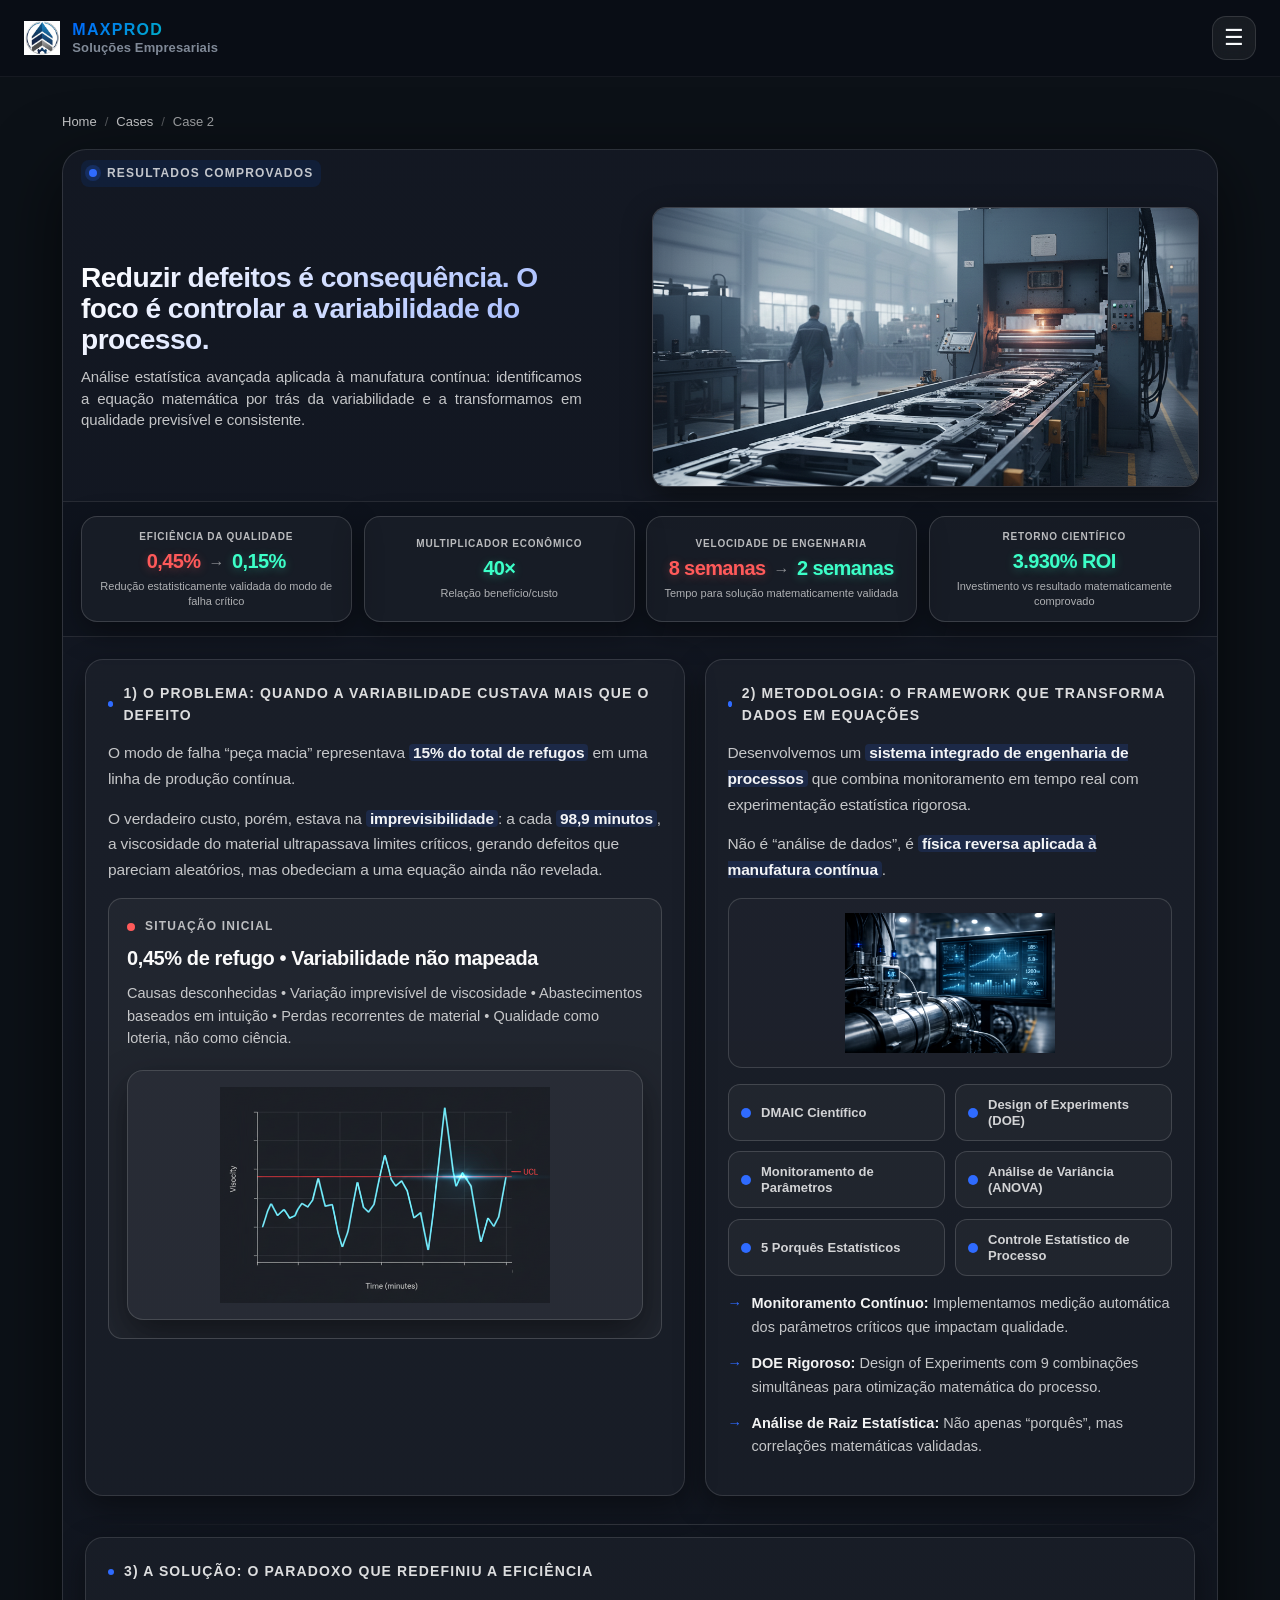
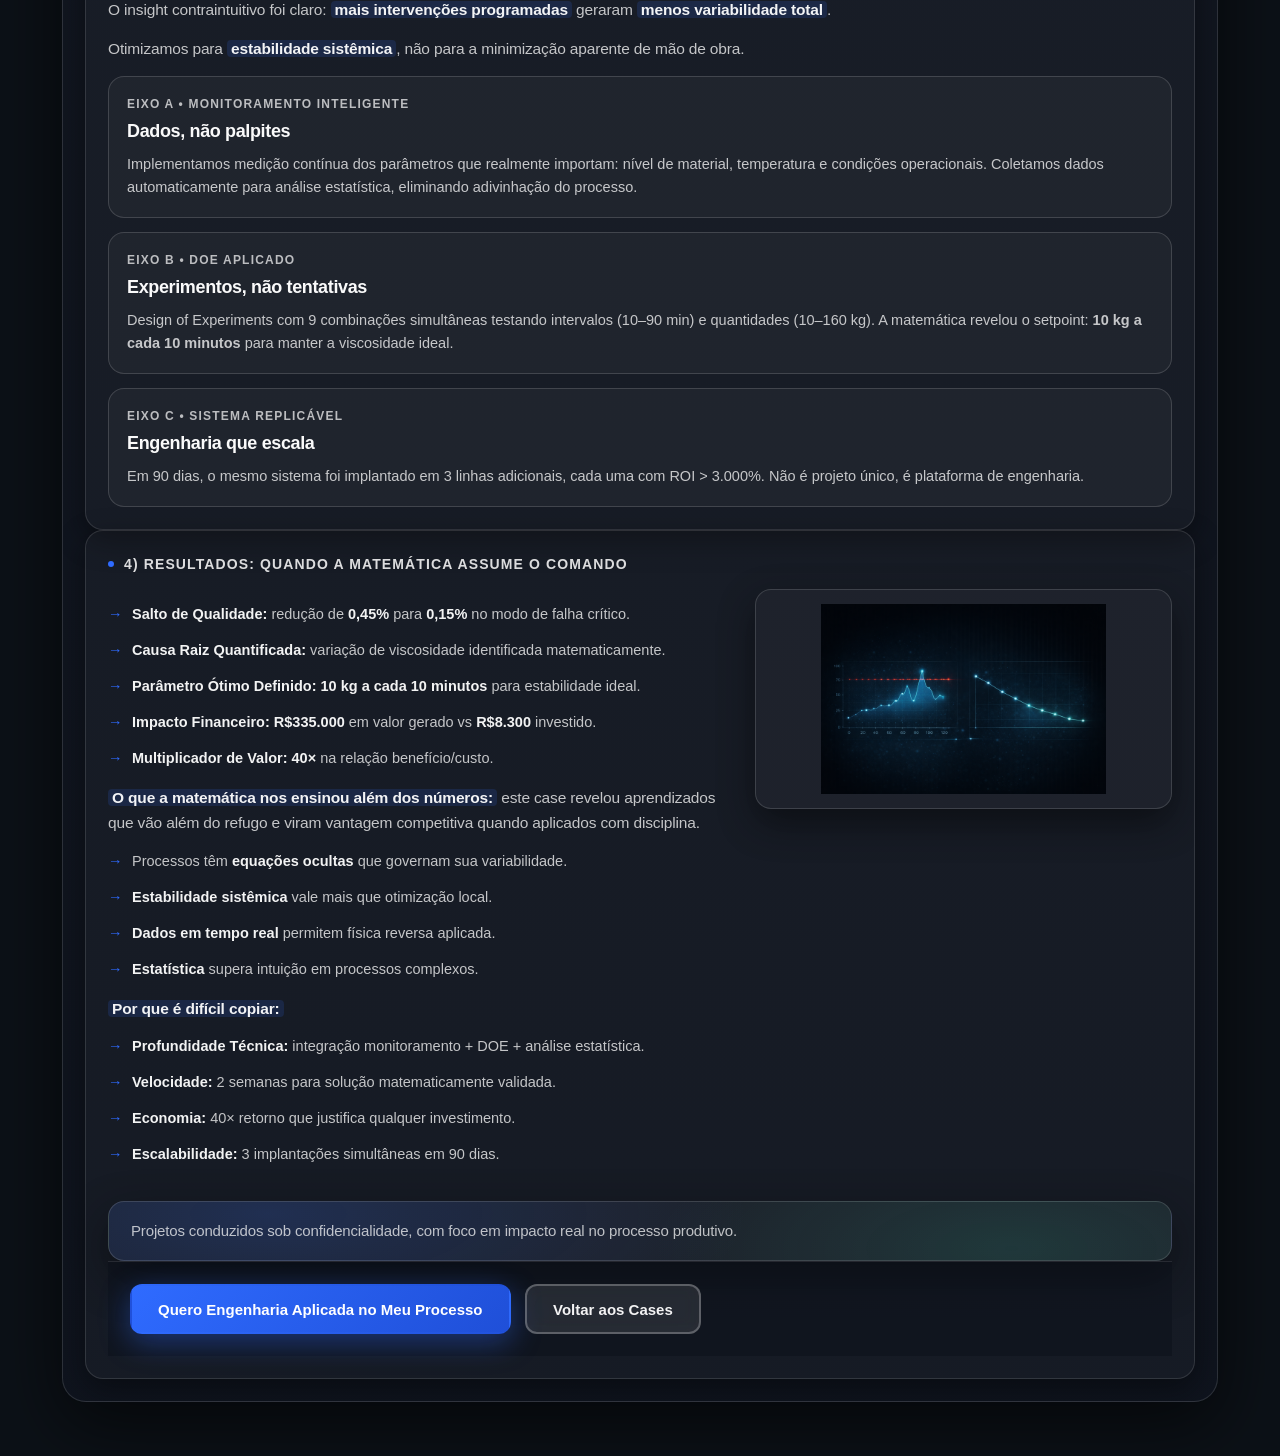
<file: cases/case-2.html>
<!doctype html>
<html lang="pt-BR">
<head>
  <meta charset="utf-8" />
  <meta name="viewport" content="width=device-width,initial-scale=1,viewport-fit=cover" />
  <meta name="description" content="Case MaxProd — DOE (Design of Experiments) em processo industrial para aumento de produtividade e estabilidade do processo em Tier 1 — Stellantis, com validação estatística e sustentação no chão de fábrica." />
  <title>Case 2 | DOE para Aumento de Produtividade — Tier 1 Stellantis | MaxProd</title>

  <!-- CSS GLOBAL DO SITE (IGUAL HOME) -->
  <link rel="preload" href="/assets/css/site.css" as="style" onload="this.onload=null;this.rel='stylesheet'">
  <noscript><link rel="stylesheet" href="/assets/css/site.css"></noscript>

  <style>
    /* =========================================================
       CASE-1 — BASE PREMIUM OTIMIZADA (PERFORMANCE FIX)
       - Sem mexer em textos/imagens/links
       - Remove duplicações/conflitos
       - Elimina "flash" do menu mobile ao carregar
       - Animações apenas após .loaded (sem travar / sem piscadas)
       ========================================================= */

    :root{
      --case-text: rgba(255,255,255,.95);
      --case-muted: rgba(255,255,255,.75);
      --case-muted2: rgba(255,255,255,.6);
      --case-stroke: rgba(255,255,255,.12);
      --case-shadow: 0 22px 70px rgba(0,0,0,.6);
      --case-shadow2: 0 10px 30px rgba(0,0,0,.4);
      --case-brand: var(--brand, #2f6bff);
      --case-brand2: var(--brand2, #1f4fd8);
      --nav-offset: 96px;
      --success: #3cffc8;
      --danger: #ff5a5a;

      /* Escala tipográfica global */
      --case-scale: 0.94;
    }

    html, body{
      height: 100%;
      margin: 0;
    }

    body{
      color: var(--case-text);
      background: #0c1117;
      font-family: -apple-system, BlinkMacSystemFont, 'Segoe UI', Roboto, sans-serif;
      font-size: calc(16px * var(--case-scale));
    }

    /* =========================================================
       ESTRUTURA PRINCIPAL
       ========================================================= */
    .case-wrap{
      max-width: 1200px;
      margin: 0 auto;
      padding: calc(var(--nav-offset) + 16px) 22px 54px;
    }

    .case-breadcrumb{
      color: var(--case-muted2);
      font-size: 13px;
      margin-bottom: 16px;
      display: flex;
      align-items: center;
      gap: 8px;
    }
    .case-breadcrumb a{
      color: var(--case-muted);
      text-decoration: none;
      transition: color 0.2s ease;
    }
    .case-breadcrumb a:hover{
      color: var(--case-text);
      text-decoration: underline;
    }
    .case-breadcrumb .separator{
      color: var(--case-muted2);
      opacity: 0.5;
    }

    /* =========================================================
       SHELL UNIFICADO
       ========================================================= */
    .case-shell{
      border: 1px solid var(--case-stroke);
      border-radius: 24px;
      box-shadow: var(--case-shadow);
      overflow: hidden;
      position: relative;
      background: linear-gradient(180deg,
        rgba(20, 25, 35, 0.95) 0%,
        rgba(15, 20, 30, 0.98) 100%);
      backdrop-filter: blur(10px);
    }

    /* =========================================================
       HEADER DO CASE
       ========================================================= */
    .case-head{
      padding: 10px 18px 14px;
      position: relative;
      z-index: 1;
    }

    .case-tag{
      display:inline-flex;
      gap:10px;
      align-items:center;
      font-size: 12px;
      letter-spacing: .1em;
      text-transform: uppercase;
      color: var(--case-muted);
      margin-bottom: 12px;
      font-weight: 600;
    }
    .case-tag .dot{
      width: 8px;
      height: 8px;
      border-radius: 999px;
      background: var(--case-brand);
      box-shadow: 0 0 0 4px rgba(47,107,255,.2);
    }

    /* HERO EM 2 COLUNAS (final) */
    .case-hero-grid{
      display: grid;
      grid-template-columns: 1fr 1fr;
      gap: 24px;
      align-items: center;
      margin-top: 8px;
    }

    .case-title{
      margin: 0 0 10px;
      font-size: clamp(24px, 2.2vw, 34px);
      line-height: 1.1;
      color: var(--case-text);
      letter-spacing: -0.02em;
      max-width: 30ch;
      font-weight: 800;
      background: linear-gradient(135deg, #ffffff 0%, #a0b8ff 100%);
      -webkit-background-clip: text;
      -webkit-text-fill-color: transparent;
      background-clip: text;
    }

    .case-sub{
      margin: 0;
      max-width: 60ch;
      color: var(--case-muted);
      font-size: 15px;
      line-height: 1.45;
      text-align: justify;
      hyphens: auto;
      padding-right: 0;
      font-weight: 400;
      letter-spacing: -0.01em;
    }

    .case-hero-image{
      height: 280px;
      margin-top: 0;
      border-radius: 14px;
      overflow: hidden;
      border: 1px solid rgba(255,255,255,.15);
      background: rgba(255,255,255,.03);
      box-shadow: var(--case-shadow2);
    }
    .case-hero-image img{
      width: 100%;
      height: 100%;
      object-fit: cover;
      display:block;
    }

    @media (max-width: 900px){
      .case-hero-grid{ grid-template-columns: 1fr; }
      .case-hero-image{ height: 130px; }
    }

    /* =========================================================
       KPIs ULTRA COMPACTOS (final)
       ========================================================= */
    .case-kpis{
      display: grid;
      grid-template-columns: repeat(4, minmax(0,1fr));
      gap: 12px;
      padding: 14px 18px;
      position: relative;
      z-index: 1;
      margin-top: 0;
      background: rgba(10, 15, 25, 0.4);
      border-top: 1px solid rgba(255,255,255,.1);
      border-bottom: 1px solid rgba(255,255,255,.1);
    }

    .case-kpi{
      background: rgba(255,255,255,.04);
      border: 1px solid rgba(255,255,255,.15);
      border-radius: 16px;
      padding: 12px 10px;
      box-shadow: var(--case-shadow2);
      text-align: center;
      transition: transform 0.25s ease, background 0.25s ease, box-shadow 0.25s ease;
      display: flex;
      flex-direction: column;
      align-items: center;
      justify-content: center;
      min-height: 72px;
      will-change: transform;
    }
    .case-kpi:hover{
      transform: translateY(-3px);
      box-shadow: 0 18px 40px rgba(0,0,0,.45);
      background: rgba(255,255,255,.06);
    }

    .case-kpi__label{
      font-size: 10px;
      color: rgba(255,255,255,.7);
      letter-spacing: .08em;
      text-transform: uppercase;
      margin-bottom: 6px;
      display:block;
      font-weight: 700;
    }

    .case-kpi__value{
      display: flex;
      align-items: baseline;
      justify-content: center;
      gap: 8px;
      font-size: 20px;
      font-weight: 850;
      letter-spacing: -0.03em;
      color: rgba(255,255,255,.98);
      margin: 0 0 4px;
      line-height: 1;
      white-space: nowrap;
    }

    .kpi-before{ color: var(--danger); text-shadow: 0 2px 10px rgba(255,90,90,.3); }
    .kpi-after{ color: var(--success); text-shadow: 0 2px 10px rgba(60,255,200,.3); }
    .kpi-good{ color: var(--success); text-shadow: 0 2px 10px rgba(60,255,200,.3); }

    .kpi-arrow{
      color: rgba(255,255,255,.5);
      font-weight: 800;
      font-size: 16px;
      line-height: 1;
    }

    .case-kpi__note{
      margin: 4px 0 0;
      font-size: 11px;
      color: rgba(255,255,255,.65);
      line-height: 1.35;
      max-width: 95%;
    }

    @media (max-width: 992px){
      .case-kpis{ grid-template-columns: repeat(2, 1fr); }
    }
    @media (max-width: 768px){
      .case-kpis{ grid-template-columns: 1fr; gap: 12px; }
    }

    /* =========================================================
       CORPO DO CONTEÚDO
       ========================================================= */
    .case-body{
      padding: 22px;
      position: relative;
      z-index: 1;
      background: transparent;
    }

    .case-grid{
      display:grid;
      grid-template-columns: 1fr;
      gap: 20px;
      align-items: start;
    }
    @media (min-width: 992px){
      .case-grid{ grid-template-columns: 1.1fr 0.9fr; }
    }

    .case-panel{
      background: rgba(255,255,255,.03);
      border: 1px solid rgba(255,255,255,.12);
      border-radius: 18px;
      padding: 22px;
      box-shadow: var(--case-shadow2);
    }

    .case-h{
      margin: 0 0 14px;
      font-size: 14px;
      letter-spacing: .08em;
      text-transform: uppercase;
      color: rgba(255,255,255,.85);
      font-weight: 800;
      display: flex;
      align-items: center;
      gap: 10px;
    }
    .case-h::before{
      content: '';
      width: 6px;
      height: 6px;
      border-radius: 50%;
      background: var(--case-brand);
      display: block;
    }

    .case-p{
      margin: 0 0 14px;
      color: var(--case-muted);
      line-height: 1.65;
      font-size: 15.5px;
      letter-spacing: -0.01em;
    }
    .case-p:last-child{ margin-bottom: 0; }
    .case-p b{
      color: var(--case-text);
      font-weight: 750;
      background: rgba(47,107,255,.15);
      padding: 0 4px;
      border-radius: 4px;
    }

    /* =========================================================
       PROBLEMA
       ========================================================= */
    .case-compare{
      display:grid;
      grid-template-columns: 1fr;
      gap: 16px;
      margin-top: 16px;
    }

    .case-card{
      background: rgba(255,255,255,.04);
      border: 1px solid rgba(255,255,255,.15);
      border-radius: 14px;
      padding: 18px;
      transition: background 0.25s ease, border-color 0.25s ease;
    }
    .case-card:hover{
      background: rgba(255,255,255,.06);
      border-color: rgba(255,255,255,.2);
    }

    .case-card__kicker{
      font-size: 12px;
      letter-spacing: .1em;
      text-transform: uppercase;
      color: rgba(255,255,255,.7);
      margin-bottom: 10px;
      font-weight: 700;
      display: flex;
      align-items: center;
      gap: 10px;
    }
    .case-card__kicker::before{
      content: '';
      width: 8px;
      height: 8px;
      border-radius: 50%;
      background: var(--danger);
      display: block;
    }
    .case-card__big{
      font-size: 20px;
      font-weight: 850;
      letter-spacing: -0.02em;
      color: rgba(255,255,255,.98);
      margin: 0 0 12px;
      line-height: 1.2;
    }
    .case-mini{
      color: rgba(255,255,255,.75);
      font-size: 14.5px;
      line-height: 1.55;
      margin: 0;
    }

    .case-problem-image{
      margin-top: 20px;
      border-radius: 16px;
      overflow: hidden;
      border: 1px solid rgba(255,255,255,.14);
      background: rgba(255,255,255,.03);
      box-shadow: 0 14px 36px rgba(0,0,0,.45);
      height: 250px;
      display: flex;
      align-items: center;
      justify-content: center;
    }
    .case-problem-image img{
      width: 100%;
      height: 100%;
      object-fit: contain;
      padding: 16px;
      display: block;
    }

    /* =========================================================
       METODOLOGIA
       ========================================================= */
    .case-methodology{ position: relative; }

    .case-pdca-image{
      margin: 16px 0;
      border-radius: 14px;
      overflow: hidden;
      border: 1px solid rgba(255,255,255,.15);
      background: rgba(255,255,255,.02);
      height: 170px;
      display: flex;
      align-items: center;
      justify-content: center;
    }
    .case-pdca-image img{
      width: 100%;
      height: 100%;
      object-fit: contain;
      display: block;
      padding: 14px;
      filter: brightness(1.1) contrast(1.05);
    }

    .case-badges{
      display:grid;
      grid-template-columns: repeat(2, 1fr);
      gap: 10px;
      margin: 16px 0;
    }
    .case-badge{
      display:flex;
      align-items:center;
      gap:10px;
      padding: 12px 12px;
      border-radius: 12px;
      border: 1px solid rgba(255,255,255,.15);
      background: rgba(255,255,255,.04);
      color: rgba(255,255,255,.8);
      font-size: 13px;
      line-height: 1.2;
      font-weight: 550;
      transition: transform 0.2s ease, background 0.2s ease;
      will-change: transform;
    }
    .case-badge:hover{
      background: rgba(255,255,255,.08);
      transform: translateY(-2px);
    }
    .case-badge i{
      width: 10px;
      height: 10px;
      border-radius: 50%;
      background: var(--case-brand);
      flex-shrink: 0;
    }

    .case-list{
      margin: 14px 0;
      padding: 0;
      color: var(--case-muted);
      line-height: 1.65;
      font-size: 14.5px;
      list-style: none;
    }
    .case-list li{
      margin-bottom: 12px;
      padding-left: 24px;
      position: relative;
    }
    .case-list li:last-child{ margin-bottom: 0; }
    .case-list li::before{
      content: '→';
      position: absolute;
      left: 0;
      color: var(--case-brand);
      font-weight: bold;
    }
    .case-list b{ color: var(--case-text); font-weight: 750; }

    @media (max-width: 992px){
      .case-badges{ grid-template-columns: 1fr; }
    }

    /* =========================================================
       SOLUÇÃO
       ========================================================= */
    .solution-grid{
      display: grid;
      grid-template-columns: 1fr;
      gap: 14px;
      margin-top: 14px;
    }

    .solution-card{
      background: rgba(255,255,255,.04);
      border: 1px solid rgba(255,255,255,.15);
      border-radius: 16px;
      padding: 18px;
      transition: transform 0.25s ease, background 0.25s ease, box-shadow 0.25s ease, border-color 0.25s ease;
      height: 100%;
      display: flex;
      flex-direction: column;
      will-change: transform;
    }
    .solution-card:hover{
      background: rgba(255,255,255,.06);
      border-color: rgba(255,255,255,.2);
      transform: translateY(-3px);
      box-shadow: 0 18px 34px rgba(0,0,0,.28);
    }

    .solution-card__header{ margin-bottom: 10px; }
    .solution-card__kicker{
      font-size: 12px;
      letter-spacing: .1em;
      text-transform: uppercase;
      color: rgba(255,255,255,.7);
      margin-bottom: 6px;
      font-weight: 700;
    }
    .solution-card__title{
      font-size: 18px;
      font-weight: 850;
      color: rgba(255,255,255,.98);
      margin: 0;
      line-height: 1.25;
    }
    .solution-card__content{
      color: rgba(255,255,255,.75);
      font-size: 14.5px;
      line-height: 1.6;
      flex: 1;
    }

    /* =========================================================
       RESULTADOS (texto esquerda + imagem direita)
       ========================================================= */
    .case-results-grid{
      display: grid;
      grid-template-columns: 1.2fr 0.8fr;
      gap: 22px;
      align-items: start;
      margin-top: 10px;
    }

    .case-results-media{
      border-radius: 16px;
      overflow: hidden;
      border: 1px solid rgba(255,255,255,.14);
      background: rgba(255,255,255,.03);
      box-shadow: 0 14px 36px rgba(0,0,0,.45);
      height: 220px;
      display: flex;
      align-items: center;
      justify-content: center;
    }
    .case-results-media img{
      width: 100%;
      height: 100%;
      object-fit: contain;
      padding: 14px;
      display: block;
    }


    /* =========================================================
       BOTÕES
       ========================================================= */
    .btn{
      display: inline-flex;
      align-items: center;
      justify-content: center;
      gap: 12px;
      padding: 14px 26px;
      border-radius: 12px;
      font-weight: 750;
      font-size: 15px;
      line-height: 1;
      text-decoration: none;
      cursor: pointer;
      transition: transform 0.25s ease, box-shadow 0.25s ease, background 0.25s ease, border-color 0.25s ease;
      border: 2px solid transparent;
      white-space: nowrap;
      min-height: 50px;
      will-change: transform;
    }

    .btn--primary{
      background: linear-gradient(135deg, var(--case-brand), var(--case-brand2));
      color: white;
      box-shadow: 0 8px 30px rgba(47,107,255,.4);
    }
    .btn--primary:hover{
      transform: translateY(-3px);
      box-shadow: 0 15px 40px rgba(47,107,255,.5);
      background: linear-gradient(135deg, var(--case-brand2), var(--case-brand));
    }

    .btn--secondary{
      background: rgba(255,255,255,.1);
      border-color: rgba(255,255,255,.25);
      color: var(--case-text);
      backdrop-filter: blur(10px);
    }
    .btn--secondary:hover{
      background: rgba(255,255,255,.15);
      border-color: rgba(255,255,255,.35);
      transform: translateY(-3px);
      box-shadow: 0 10px 30px rgba(0,0,0,.3);
    }

    /* =========================================================
       FOOTER DO CASE
       ========================================================= */
    .case-footer{
      display: flex;
      gap: 14px;
      flex-wrap: wrap;
      padding: 22px;
      position: relative;
      z-index: 1;
      border-top: 1px solid rgba(255,255,255,.1);
      background: rgba(10, 15, 25, 0.4);
    }

    /* =========================================================
       RESPONSIVIDADE FINAL
       ========================================================= */
    @media (max-width: 1200px){
      .case-wrap{ padding: calc(var(--nav-offset) + 14px) 18px 46px; }
    }

    @media (max-width: 992px){
      .case-head, .case-body, .case-footer{
        padding-left: 20px;
        padding-right: 20px;
      }
    }

    @media (max-width: 900px){
      .case-results-grid,
      .case-download-grid{
        grid-template-columns: 1fr;
      }
      .case-results-media{ height: 200px; }
      .case-download-image{ height: 190px; }
    }

    @media (max-width: 768px){
      .case-footer{ flex-direction: column; }
      .btn{ width: 100%; justify-content: center; }
    }

    @media (max-width: 480px){
      .case-wrap{ padding: calc(var(--nav-offset) + 10px) 14px 28px; }
      .case-head, .case-body, .case-footer{
        padding-left: 18px;
        padding-right: 18px;
      }
      .case-panel{ padding: 20px; }
      .case-title{ font-size: 26px; }
      .case-sub{ font-size: 15px; }
      .case-kpi__value{ font-size: 20px; }
      .case-pdca-image{ height: 150px; }
    }

    /* =========================================================
       PERFORMANCE FIX: animações sem travar e sem "flash"
       - Não anima o container gigante
       - Anima só após body.loaded (evita piscar com preload do CSS)
       ========================================================= */
    @keyframes fadeInUp {
      from { opacity: 0; transform: translateY(18px); }
      to   { opacity: 1; transform: translateY(0); }
    }

    /* Estado inicial: visível (SEM opacity 0) para evitar "sumir" se JS falhar */
    /* Após loaded, anima suavemente elementos-chave */
    body.loaded .case-head,
    body.loaded .case-kpis,
    body.loaded .case-panel,
    body.loaded .case-download,
    body.loaded .case-footer{
      animation: fadeInUp 0.6s ease-out both;
    }

    /* Stagger leve (só depois do loaded) */
    body.loaded .case-head{ animation-delay: 0.06s; }
    body.loaded .case-kpis{ animation-delay: 0.12s; }
    body.loaded .case-panel:nth-of-type(1){ animation-delay: 0.18s; }
    body.loaded .case-panel:nth-of-type(2){ animation-delay: 0.24s; }
    body.loaded .case-panel:nth-of-type(3){ animation-delay: 0.30s; }
    body.loaded .case-panel:nth-of-type(4){ animation-delay: 0.36s; }
    body.loaded .case-download{ animation-delay: 0.42s; }
    body.loaded .case-footer{ animation-delay: 0.48s; }

    /* =========================================================
       FIX: evita "flash" do mobile-menu ao carregar
       ========================================================= */
    .mobile-menu{
      position: fixed;
      inset: 0;
      transform: translateX(110%);
      opacity: 0;
      visibility: hidden;
      pointer-events: none;
      transition: none !important;
      will-change: transform;
    }

    body.loaded .mobile-menu{
      transition: transform .28s ease, opacity .18s ease, visibility 0s linear .28s !important;
    }

    .mobile-menu.active{
      transform: translateX(0);
      opacity: 1;
      visibility: visible;
      pointer-events: auto;
    }

    /* Segurança: garante que a navbar não "viaje" */
    .navbar{
      transform: translateX(0) !important;
      animation: none !important;
    }

    /* Respeita prefers-reduced-motion */
    @media (prefers-reduced-motion: reduce){
      *{ animation: none !important; transition: none !important; }
    }

/* FIX: elimina espaço vazio entre grids */
.case-grid {
  align-items: stretch;
}

.case-panel {
  height: auto;
}
.case-grid::after {   content: '';   grid-column: 1 / -1;   height: 1px;   background: linear-gradient(     90deg,     transparent,     rgba(255,255,255,.15),     transparent   );   margin: 8px 0 12px; }
    
  </style>
</head>

<body>

<!-- NAVIGATION (IGUAL HOME, LINKS AJUSTADOS PARA /index.html#...) -->
<nav class="navbar" id="navbar">
  <div class="container nav-container">
    <a href="/index.html#home" class="logo">
      <img src="/assets/img/logo-imagem1.png" alt="MaxProd Logo">
      <span class="logo-text">
        <span class="logo-title">MAXPROD</span>
        <span class="logo-sub">Soluções Empresariais</span>
      </span>
    </a>

    <button class="mobile-menu-btn" id="mobileMenuBtn">☰</button>

    <ul class="nav-menu">
      <li><a href="/index.html#home" class="nav-link">Home</a></li>
      <li><a href="/index.html#cases" class="nav-link active">Cases</a></li>
      <li><a href="/index.html#methodology" class="nav-link">Metodologia</a></li>
      <li><a href="/index.html#services" class="nav-link">Serviços</a></li>

      <!-- ESG & INOVAÇÃO (Dropdown simples igual Insights) -->
      <li class="nav-item has-dropdown">
        <button class="nav-link nav-dd-toggle" type="button" aria-expanded="false">
          ESG &amp; Inovação <span class="nav-caret" aria-hidden="true">▾</span>
        </button>
        
<div class="nav-dropdown nav-drop" role="menu" aria-label="ESG & Inovação">
          <a class="nav-drop-item" href="/esg/projeto-doacao.html">Projeto Doação</a>
          <a class="nav-drop-item" href="/esg/opera-guard.html">IA Aplicada: Opera Guard</a>
          <a class="nav-drop-item" href="/esg/startup-planta-produtiva.html">Startup de Planta Produtiva</a>
        </div>
      </li>

      <li><a href="/index.html#calculator" class="nav-link">ROI Calc</a></li>

      <!-- INSIGHTS -->
      <li class="nav-item has-dropdown">
        <button class="nav-link nav-dd-toggle" type="button" aria-expanded="false">
          Insights <span class="nav-caret" aria-hidden="true">▾</span>
        </button>
        <div class="nav-dropdown nav-drop" role="menu" aria-label="Insights">
          <a class="nav-drop-item" href="/insights/">Artigos Técnicos</a>
          <a class="nav-drop-item" href="/insights/white-papers.html">White Papers</a>
        </div>
      </li>

      <li><a href="/clientes.html" class="nav-link">Clientes Atendidos</a></li>
      <li><a href="/sobre.html" class="nav-link">Sobre</a></li>
    </ul>

    <div class="nav-cta">
      <a href="/index.html#contact" class="btn btn-primary">Fale Conosco</a>
    </div>
  </div>
</nav>

<!-- MOBILE MENU (IGUAL HOME, LINKS AJUSTADOS PARA /index.html#...) -->
<div class="mobile-menu" id="mobileMenu" aria-hidden="true">
  <div class="mobile-menu-header">
    <a href="/index.html#home" class="logo">
      <img src="/assets/img/logo-imagem1.png" alt="MaxProd Logo">
      <span class="logo-text">
        <span class="logo-title">MAXPROD</span>
        <span class="logo-sub">Soluções Empresariais</span>
      </span>
    </a>
    <button id="closeMobileMenu" aria-label="Fechar menu">✕</button>
  </div>

  <ul class="mobile-nav">
    <li><a href="/index.html#home">Home</a></li>
    <li><a href="/index.html#cases">Cases</a></li>
    <li><a href="/index.html#methodology">Metodologia</a></li>
    <li><a href="/#services">Serviços</a></li>

<!-- ESG & INOVAÇÃO (MOBILE) -->
<li style="margin-top: 10px; opacity: .85; font-size: 12px; letter-spacing: .12em;">
  ESG &amp; INOVAÇÃO
</li>
<li><a href="/esg/projeto-doacao.html">Projeto Doação</a></li>
<li><a href="/esg/opera-guard.html">IA Aplicada: Opera Guard</a></li>
<li><a href="/esg/startup-planta-produtiva.html">Startup Produtiva</a></li>

<li><a href="/#calculator">ROI Calc</a></li>

    <li><a href="/insights/">Insights</a></li>
    <li><a href="/clientes.html">Clientes Atendidos</a></li>
    <li><a href="/sobre.html">Sobre</a></li>
    <li><a href="/index.html#contact">Contato</a></li>
  </ul>

  <div style="margin-top: var(--space-32);">
    <a href="/index.html#calculator" class="btn btn-primary" style="width:100%; margin-bottom: var(--space-16);">
      Calcular ROI
    </a>
    <a href="/index.html#contact" class="btn btn-secondary" style="width:100%;">
      Fale Conosco
    </a>
  </div>
</div>
<!-- /MOBILE MENU -->

<main class="case-wrap">
  <div class="case-breadcrumb">
      <a href="/index.html">Home</a>
      <span class="separator">/</span>
      <a href="/index.html#cases">Cases</a>
      <span class="separator">/</span>
      <span>Case 2</span>
    </div>

    <section class="case-shell">
      <header class="case-head">
        <div class="case-tag"><span class="dot"></span> RESULTADOS COMPROVADOS</div>

        <div class="case-hero-grid">
          <div class="case-hero-text">
            <h1 class="case-title">
              Reduzir defeitos é consequência. O foco é controlar a variabilidade do processo.
            </h1>

            <p class="case-sub">
              Análise estatística avançada aplicada à manufatura contínua: identificamos a equação matemática por trás da variabilidade e a transformamos em qualidade previsível e consistente.
            </p>
          </div>

          <div class="case-hero-image">
            <img src="/assets/img/hero-continuous-process.png"
                 alt="Linha de produção em processo contínuo — manufatura com fluxo estável"
                 loading="eager">
          </div>
        </div>
      </header>

      <!-- KPIs -->
      <div class="case-kpis">
        <div class="case-kpi">
          <span class="case-kpi__label">Eficiência da Qualidade</span>
          <div class="case-kpi__value">
            <span class="kpi-before">0,45%</span>
            <span class="kpi-arrow">→</span>
            <span class="kpi-after">0,15%</span>
          </div>
          <p class="case-kpi__note">Redução estatisticamente validada do modo de falha crítico</p>
        </div>

        <div class="case-kpi">
          <span class="case-kpi__label">Multiplicador Econômico</span>
          <div class="case-kpi__value">
            <span class="kpi-good">40×</span>
          </div>
          <p class="case-kpi__note">Relação benefício/custo</p>
        </div>

        <div class="case-kpi">
          <span class="case-kpi__label">Velocidade de Engenharia</span>
          <div class="case-kpi__value">
            <span class="kpi-before">8 semanas</span>
            <span class="kpi-arrow">→</span>
            <span class="kpi-after">2 semanas</span>
          </div>
          <p class="case-kpi__note">Tempo para solução matematicamente validada</p>
        </div>

        <div class="case-kpi">
          <span class="case-kpi__label">Retorno Científico</span>
          <div class="case-kpi__value">
            <span class="kpi-good">3.930% ROI</span>
          </div>
          <p class="case-kpi__note">Investimento vs resultado matematicamente comprovado</p>
        </div>
      </div>

      <div class="case-body">
        <div class="case-grid">
          <!-- PROBLEMA E IMPACTO -->
          <div class="case-panel">
            <div class="case-h">1) O Problema: quando a variabilidade custava mais que o defeito</div>

            <p class="case-p">
              O modo de falha “peça macia” representava <b>15% do total de refugos</b> em uma linha de produção contínua.
            </p>

            <p class="case-p">
              O verdadeiro custo, porém, estava na <b>imprevisibilidade</b>: a cada <b>98,9 minutos</b>, a viscosidade do material ultrapassava limites críticos, gerando defeitos que pareciam aleatórios, mas obedeciam a uma equação ainda não revelada.
            </p>

            <div class="case-compare">
              <div class="case-card">
                <div class="case-card__kicker">SITUAÇÃO INICIAL</div>
                <div class="case-card__big">0,45% de refugo • Variabilidade não mapeada</div>
                <p class="case-mini">
                  Causas desconhecidas • Variação imprevisível de viscosidade • Abastecimentos baseados em intuição • Perdas recorrentes de material • Qualidade como loteria, não como ciência.
                </p>

                <div class="case-problem-image">
                  <img
                    src="/assets/img/problem-viscosity-chart.png"
                    alt="Gráfico mostrando variação de viscosidade ao longo do tempo - pico após 98,9 minutos"
                    loading="lazy">
                </div>
              </div>
            </div>
          </div>

          <!-- METODOLOGIA -->
          <div class="case-panel case-methodology">
            <div class="case-h">2) Metodologia: o framework que transforma dados em equações</div>

            <p class="case-p">
              Desenvolvemos um <b>sistema integrado de engenharia de processos</b> que combina monitoramento em tempo real com experimentação estatística rigorosa.
            </p>

            <p class="case-p">
              Não é “análise de dados”, é <b>física reversa aplicada à manufatura contínua</b>.
            </p>

            <div class="case-pdca-image">
              <img src="/assets/img/methodology-industrial-telemetry.png"
                   alt="Framework DMAIC integrado com Design of Experiments e monitoramento contínuo"
                   loading="lazy"
                   width="800"
                   height="170">
            </div>

            <div class="case-badges" aria-label="Ferramentas aplicadas">
              <span class="case-badge"><i></i> DMAIC Científico</span>
              <span class="case-badge"><i></i> Design of Experiments (DOE)</span>
              <span class="case-badge"><i></i> Monitoramento de Parâmetros</span>
              <span class="case-badge"><i></i> Análise de Variância (ANOVA)</span>
              <span class="case-badge"><i></i> 5 Porquês Estatísticos</span>
              <span class="case-badge"><i></i> Controle Estatístico de Processo</span>
            </div>

            <ul class="case-list">
              <li><b>Monitoramento Contínuo:</b> Implementamos medição automática dos parâmetros críticos que impactam qualidade.</li>
              <li><b>DOE Rigoroso:</b> Design of Experiments com 9 combinações simultâneas para otimização matemática do processo.</li>
              <li><b>Análise de Raiz Estatística:</b> Não apenas “porquês”, mas correlações matemáticas validadas.</li>
            </ul>
          </div>
        </div>

        <!-- SOLUÇÃO -->
        <div class="case-panel">
          <div class="case-h">3) A solução: o paradoxo que redefiniu a eficiência</div>

          <p class="case-p">
            O insight contraintuitivo foi claro: <b>mais intervenções programadas</b> geraram <b>menos variabilidade total</b>.
          </p>

          <p class="case-p">
            Otimizamos para <b>estabilidade sistêmica</b>, não para a minimização aparente de mão de obra.
          </p>

          <div class="solution-grid">
            <div class="solution-card">
              <div class="solution-card__header">
                <div class="solution-card__kicker">Eixo A • Monitoramento Inteligente</div>
                <h3 class="solution-card__title">Dados, não palpites</h3>
              </div>
              <div class="solution-card__content">
                Implementamos medição contínua dos parâmetros que realmente importam: nível de material, temperatura e condições operacionais. Coletamos dados automaticamente para análise estatística, eliminando adivinhação do processo.
              </div>
            </div>

            <div class="solution-card">
              <div class="solution-card__header">
                <div class="solution-card__kicker">Eixo B • DOE Aplicado</div>
                <h3 class="solution-card__title">Experimentos, não tentativas</h3>
              </div>
              <div class="solution-card__content">
                Design of Experiments com 9 combinações simultâneas testando intervalos (10–90 min) e quantidades (10–160 kg). A matemática revelou o setpoint: <b>10 kg a cada 10 minutos</b> para manter a viscosidade ideal.
              </div>
            </div>

            <div class="solution-card">
              <div class="solution-card__header">
                <div class="solution-card__kicker">Eixo C • Sistema Replicável</div>
                <h3 class="solution-card__title">Engenharia que escala</h3>
              </div>
              <div class="solution-card__content">
                Em 90 dias, o mesmo sistema foi implantado em 3 linhas adicionais, cada uma com ROI &gt; 3.000%. Não é projeto único, é plataforma de engenharia.
              </div>
            </div>
          </div>
        </div>

        <!-- RESULTADOS -->
        <div class="case-panel">
          <div class="case-h">4) Resultados: quando a matemática assume o comando</div>

          <div class="case-results-grid">
            <div class="case-results-text">
              <ul class="case-list">
                <li><b>Salto de Qualidade:</b> redução de <b>0,45%</b> para <b>0,15%</b> no modo de falha crítico.</li>
                <li><b>Causa Raiz Quantificada:</b> variação de viscosidade identificada matematicamente.</li>
                <li><b>Parâmetro Ótimo Definido:</b> <b>10 kg a cada 10 minutos</b> para estabilidade ideal.</li>
                <li><b>Impacto Financeiro:</b> <b>R$335.000</b> em valor gerado vs <b>R$8.300</b> investido.</li>
                <li><b>Multiplicador de Valor:</b> <b>40×</b> na relação benefício/custo.</li>
              </ul>

              <p class="case-p" style="margin-top:14px;">
                <b>O que a matemática nos ensinou além dos números:</b> este case revelou aprendizados que vão além do refugo e viram vantagem competitiva quando aplicados com disciplina.
              </p>

              <ul class="case-list" style="margin-top:10px;">
                <li>Processos têm <b>equações ocultas</b> que governam sua variabilidade.</li>
                <li><b>Estabilidade sistêmica</b> vale mais que otimização local.</li>
                <li><b>Dados em tempo real</b> permitem física reversa aplicada.</li>
                <li><b>Estatística</b> supera intuição em processos complexos.</li>
              </ul>

              <p class="case-p" style="margin-top:14px;">
                <b>Por que é difícil copiar:</b>
              </p>

              <ul class="case-list" style="margin-top:10px;">
                <li><b>Profundidade Técnica:</b> integração monitoramento + DOE + análise estatística.</li>
                <li><b>Velocidade:</b> 2 semanas para solução matematicamente validada.</li>
                <li><b>Economia:</b> 40× retorno que justifica qualquer investimento.</li>
                <li><b>Escalabilidade:</b> 3 implantações simultâneas em 90 dias.</li>
              </ul>
            </div>

            <div class="case-results-media">
              <img src="/assets/img/results-scrap-trend.png"
                   alt="Gráfico mostrando trajetória de redução de refugos mês a mês"
                   loading="lazy">
            </div>
          </div>
          
<!-- CONFIDENCIALIDADE -->
<div class="case-download">
  <p>
    Projetos conduzidos sob confidencialidade, com foco em impacto real no processo produtivo.
  </p>
</div>

      <div class="case-footer">
        <a class="btn btn--primary" href="/index.html#contact">Quero Engenharia Aplicada no Meu Processo</a>
        <a class="btn btn--secondary" href="/index.html#cases">Voltar aos Cases</a>
      </div>
    </section>
  </main>

  <script>
    // Navbar scroll effect
    window.addEventListener('scroll', function() {
      const navbar = document.getElementById('navbar');
      if (!navbar) return;
      navbar.classList.toggle('scrolled', window.scrollY > 50);
    });

    // Mobile menu toggle
    const mobileMenuBtn = document.getElementById('mobileMenuBtn');
    const closeMobileMenu = document.getElementById('closeMobileMenu');
    const mobileMenu = document.getElementById('mobileMenu');

    if (mobileMenuBtn && mobileMenu) {
      mobileMenuBtn.addEventListener('click', function() {
        mobileMenu.classList.add('active');
        mobileMenu.setAttribute('aria-hidden','false');
        document.body.style.overflow = 'hidden';
        mobileMenuBtn.setAttribute('aria-expanded', 'true');
      });
    }

    if (closeMobileMenu && mobileMenu) {
      closeMobileMenu.addEventListener('click', function() {
        mobileMenu.classList.remove('active');
        mobileMenu.setAttribute('aria-hidden','true');
        document.body.style.overflow = '';
        mobileMenuBtn.setAttribute('aria-expanded', 'false');
      });
    }

    if (mobileMenu) {
      mobileMenu.addEventListener('click', function(e) {
        if (e.target === mobileMenu) {
          mobileMenu.classList.remove('active');
          mobileMenu.setAttribute('aria-hidden','true');
          document.body.style.overflow = '';
          mobileMenuBtn.setAttribute('aria-expanded', 'false');
        }
      });
    }

    // Smooth scroll (mantido)
    document.querySelectorAll('a[href^="#"]').forEach(anchor => {
      anchor.addEventListener('click', function(e) {
        const href = this.getAttribute('href');
        if (href.startsWith('#') && href !== '#') {
          e.preventDefault();
          const target = document.querySelector(href);
          if (target) {
            if (mobileMenu) {
              mobileMenu.classList.remove('active');
              mobileMenu.setAttribute('aria-hidden','true');
              document.body.style.overflow = '';
              if (mobileMenuBtn) mobileMenuBtn.setAttribute('aria-expanded', 'false');
            }

            window.scrollTo({
              top: target.offsetTop - 100,
              behavior: 'smooth'
            });
          }
        }
      });
    });

    // Loaded class (para evitar flash e habilitar animações só depois)
    document.addEventListener('DOMContentLoaded', function() {
      document.body.classList.add('loaded');
    });

    // Intersection Observer (mantido)
    if ('IntersectionObserver' in window) {
      const observer = new IntersectionObserver((entries) => {
        entries.forEach(entry => {
          if (entry.isIntersecting) {
            entry.target.classList.add('in-view');
          }
        });
      }, {
        threshold: 0.1,
        rootMargin: '0px 0px -50px 0px'
      });

      document.querySelectorAll('.case-panel, .case-card, .solution-card').forEach(el => {
        observer.observe(el);
      });
    }
  </script>

</body>
</html>
</file>
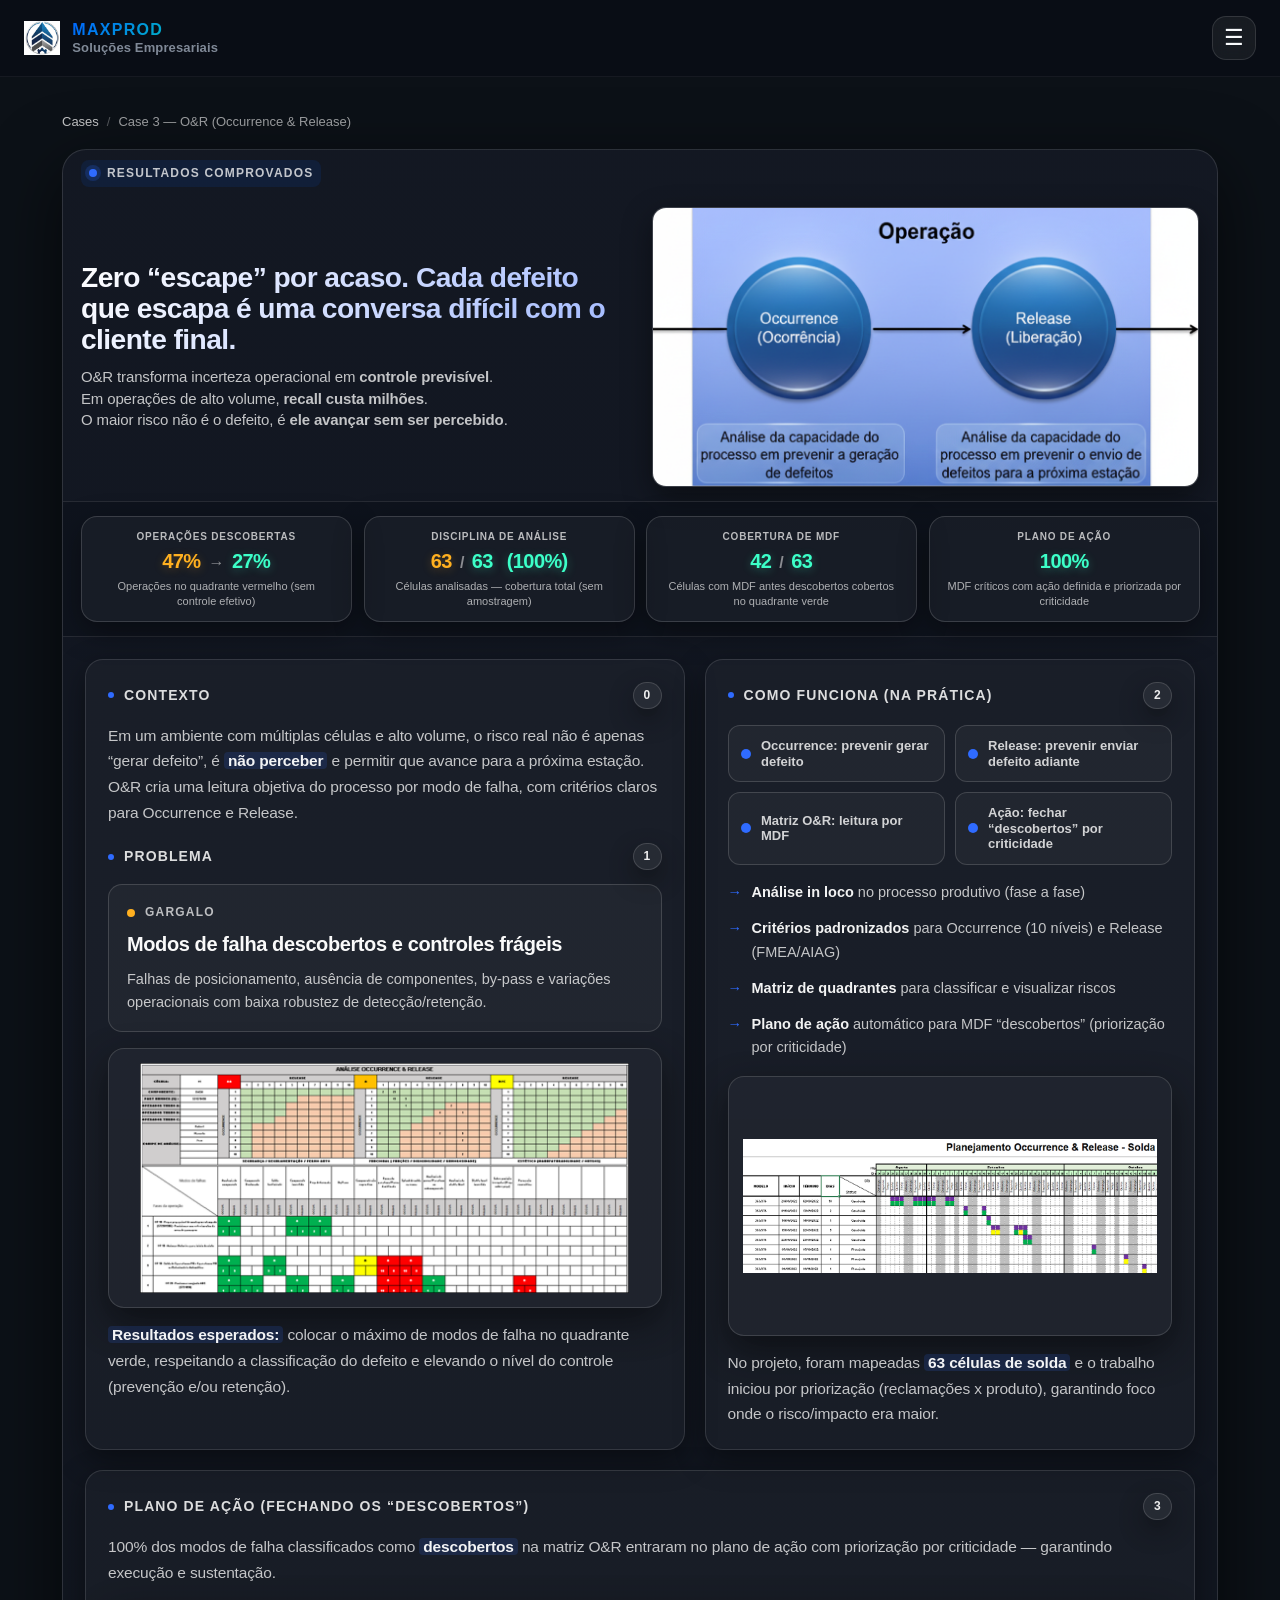
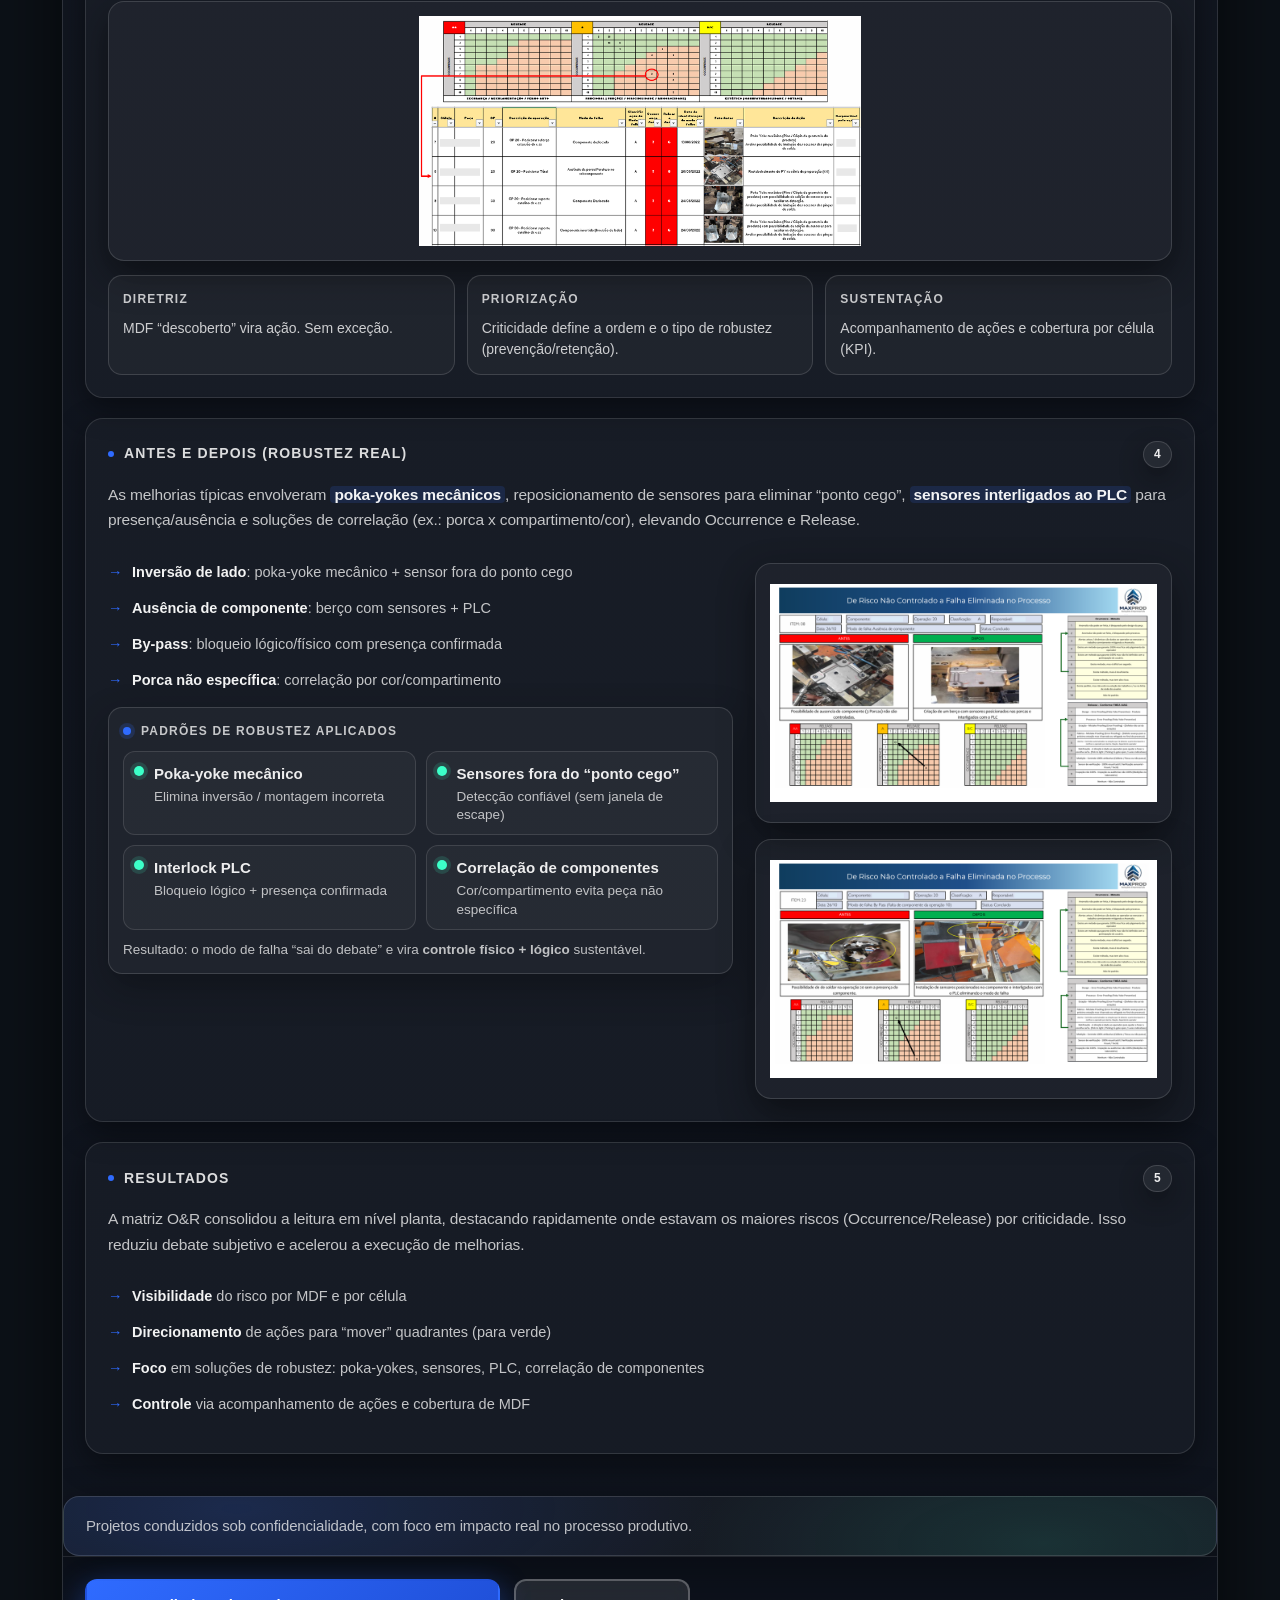
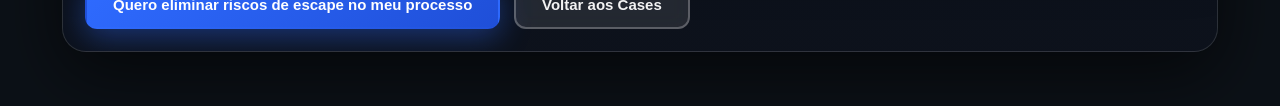
<file: cases/case-3.html>
<!doctype html>
<html lang="pt-BR">
<head>
  <meta charset="utf-8" />
  <meta name="viewport" content="width=device-width,initial-scale=1,viewport-fit=cover" />
  <meta name="description" content="Case MaxProd — O&R (Occurrence & Release) aplicado em células de solda Tier 1 Stellantis para reduzir risco de escape, elevar robustez do processo e mover modos de falha para o quadrante verde da matriz." />
  <title>Case 3 | O&R (Occurrence & Release) — Tier 1 Stellantis | MaxProd</title>

  <!-- CSS GLOBAL DO SITE (IGUAL HOME) -->
  <link rel="preload" href="/assets/css/site.css" as="style" onload="this.onload=null;this.rel='stylesheet'">
  <noscript><link rel="stylesheet" href="/assets/css/site.css"></noscript>

  <style>
    /* =========================================================
       CASE-3 — BASE PREMIUM (mesmo padrão Case 1/2)
       ========================================================= */

    :root{
      --case-text: rgba(255,255,255,.95);
      --case-muted: rgba(255,255,255,.75);
      --case-muted2: rgba(255,255,255,.6);
      --case-stroke: rgba(255,255,255,.12);
      --case-shadow: 0 22px 70px rgba(0,0,0,.6);
      --case-shadow2: 0 10px 30px rgba(0,0,0,.4);
      --case-brand: var(--brand, #2f6bff);
      --case-brand2: var(--brand2, #1f4fd8);
      --nav-offset: 96px;
      --success: #3cffc8;
      --danger: #ff5a5a;
      --case-scale: 0.94;
      --warn: #ffb020;
    }

    html, body{ height: 100%; margin: 0; }
    body{
      color: var(--case-text);
      background: #0c1117;
      font-family: -apple-system, BlinkMacSystemFont, 'Segoe UI', Roboto, sans-serif;
      font-size: calc(16px * var(--case-scale));
    }

    .case-wrap{
      max-width: 1200px;
      margin: 0 auto;
      padding: calc(var(--nav-offset) + 16px) 22px 54px;
    }

    .case-breadcrumb{
      color: var(--case-muted2);
      font-size: 13px;
      margin-bottom: 16px;
      display: flex;
      align-items: center;
      gap: 8px;
    }
    .case-breadcrumb a{
      color: var(--case-muted);
      text-decoration: none;
      transition: color 0.2s ease;
    }
    .case-breadcrumb a:hover{
      color: var(--case-text);
      text-decoration: underline;
    }
    .case-breadcrumb .separator{ opacity: .5; }

    .case-shell{
      border: 1px solid var(--case-stroke);
      border-radius: 24px;
      box-shadow: var(--case-shadow);
      overflow: hidden;
      position: relative;
      background: linear-gradient(180deg,
        rgba(20, 25, 35, 0.95) 0%,
        rgba(15, 20, 30, 0.98) 100%);
      backdrop-filter: blur(10px);
    }

    .case-head{
      padding: 10px 18px 14px;
      position: relative;
      z-index: 1;
    }

    .case-tag{
      display:inline-flex;
      gap:10px;
      align-items:center;
      font-size: 12px;
      letter-spacing: .1em;
      text-transform: uppercase;
      color: var(--case-muted);
      margin-bottom: 12px;
      font-weight: 600;
    }
    .case-tag .dot{
      width: 8px; height: 8px;
      border-radius: 999px;
      background: var(--case-brand);
      box-shadow: 0 0 0 4px rgba(47,107,255,.2);
    }

    .case-hero-grid{
      display: grid;
      grid-template-columns: 1fr 1fr;
      gap: 24px;
      align-items: center;
      margin-top: 8px;
    }

    .case-title{
      margin: 0 0 10px;
      font-size: clamp(24px, 2.2vw, 34px);
      line-height: 1.1;
      letter-spacing: -0.02em;
      max-width: 34ch;
      font-weight: 800;
      background: linear-gradient(135deg, #ffffff 0%, #a0b8ff 100%);
      -webkit-background-clip: text;
      -webkit-text-fill-color: transparent;
      background-clip: text;
    }

    .case-sub{
      margin: 0;
      max-width: 64ch;
      color: var(--case-muted);
      font-size: 15px;
      line-height: 1.45;
      text-align: justify;
      hyphens: auto;
      font-weight: 400;
      letter-spacing: -0.01em;
    }

    .case-hero-image{
      height: 280px;
      border-radius: 14px;
      overflow: hidden;
      border: 1px solid rgba(255,255,255,.15);
      background: rgba(255,255,255,.03);
      box-shadow: var(--case-shadow2);
    }
    .case-hero-image img{
      width: 100%;
      height: 100%;
      object-fit: cover;
      display:block;
    }

    @media (max-width: 900px){
      .case-hero-grid{ grid-template-columns: 1fr; }
      .case-hero-image{ height: 150px; }
    }

    /* KPIs */
    .case-kpis{
      display: grid;
      grid-template-columns: repeat(4, minmax(0,1fr));
      gap: 12px;
      padding: 14px 18px;
      position: relative;
      z-index: 1;
      background: rgba(10, 15, 25, 0.4);
      border-top: 1px solid rgba(255,255,255,.1);
      border-bottom: 1px solid rgba(255,255,255,.1);
    }
    .case-kpi{
      background: rgba(255,255,255,.04);
      border: 1px solid rgba(255,255,255,.15);
      border-radius: 16px;
      padding: 12px 10px;
      box-shadow: var(--case-shadow2);
      text-align: center;
      transition: transform 0.25s ease, background 0.25s ease, box-shadow 0.25s ease;
      display: flex;
      flex-direction: column;
      align-items: center;
      justify-content: center;
      min-height: 72px;
      will-change: transform;
    }
    .case-kpi:hover{
      transform: translateY(-3px);
      box-shadow: 0 18px 40px rgba(0,0,0,.45);
      background: rgba(255,255,255,.06);
    }
    .case-kpi__label{
      font-size: 10px;
      color: rgba(255,255,255,.7);
      letter-spacing: .08em;
      text-transform: uppercase;
      margin-bottom: 6px;
      font-weight: 700;
    }
    .case-kpi__value{
      display: flex;
      align-items: baseline;
      justify-content: center;
      gap: 8px;
      font-size: 20px;
      font-weight: 850;
      letter-spacing: -0.03em;
      color: rgba(255,255,255,.98);
      margin: 0 0 4px;
      line-height: 1;
      white-space: nowrap;
    }
    .kpi-before{ color: var(--warn); text-shadow: 0 2px 10px rgba(255,176,32,.25); }
    .kpi-after{ color: var(--success); text-shadow: 0 2px 10px rgba(60,255,200,.3); }
    .kpi-good{ color: var(--success); text-shadow: 0 2px 10px rgba(60,255,200,.3); }
    .kpi-arrow{ color: rgba(255,255,255,.5); font-weight: 800; font-size: 16px; }
    .case-kpi__note{
      margin: 4px 0 0;
      font-size: 11px;
      color: rgba(255,255,255,.65);
      line-height: 1.35;
      max-width: 95%;
    }

    /* KPI glow (no valor "depois") */
    @keyframes kpiGlowPulse{
      0%   { text-shadow: 0 2px 10px rgba(60,255,200,.25), 0 0 0 rgba(60,255,200,0); }
      50%  { text-shadow: 0 4px 18px rgba(60,255,200,.55), 0 0 22px rgba(60,255,200,.25); }
      100% { text-shadow: 0 2px 10px rgba(60,255,200,.25), 0 0 0 rgba(60,255,200,0); }
    }

    .kpi-glow{
      animation: kpiGlowPulse 1.6s ease-in-out infinite;
    }

    @media (max-width: 992px){ .case-kpis{ grid-template-columns: repeat(2, 1fr); } }
    @media (max-width: 768px){ .case-kpis{ grid-template-columns: 1fr; } }

    /* BODY */
    .case-body{ padding: 22px; position: relative; z-index: 1; }

    .case-grid{
      display:grid;
      grid-template-columns: 1fr;
      gap: 20px;
      align-items: stretch;
    }
    @media (min-width: 992px){
      .case-grid{ grid-template-columns: 1.1fr 0.9fr; }
    }

    .case-panel{
      background: rgba(255,255,255,.03);
      border: 1px solid rgba(255,255,255,.12);
      border-radius: 18px;
      padding: 22px;
      box-shadow: var(--case-shadow2);
      height: auto;
    }

    .case-h{
      margin: 0 0 14px;
      font-size: 14px;
      letter-spacing: .08em;
      text-transform: uppercase;
      color: rgba(255,255,255,.85);
      font-weight: 800;
      display: flex;
      align-items: center;
      gap: 10px;
    }
    .case-h::before{
      content: '';
      width: 6px; height: 6px;
      border-radius: 50%;
      background: var(--case-brand);
      display: block;
    }

    /* Numeração dos títulos (0..5) */
    .case-h[data-step]::after{
      content: attr(data-step);
      margin-left: auto;
      font-size: 12px;
      font-weight: 900;
      letter-spacing: .02em;
      color: rgba(255,255,255,.92);
      background: rgba(255,255,255,.06);
      border: 1px solid rgba(255,255,255,.14);
      padding: 6px 10px;
      border-radius: 999px;
      box-shadow: 0 10px 24px rgba(0,0,0,.35);
    }

    .case-p{
      margin: 0 0 14px;
      color: var(--case-muted);
      line-height: 1.65;
      font-size: 15.5px;
      letter-spacing: -0.01em;
    }
    .case-p:last-child{ margin-bottom: 0; }
    .case-p b{
      color: var(--case-text);
      font-weight: 750;
      background: rgba(47,107,255,.15);
      padding: 0 4px;
      border-radius: 4px;
    }

    .case-card{
      background: rgba(255,255,255,.04);
      border: 1px solid rgba(255,255,255,.15);
      border-radius: 14px;
      padding: 18px;
      transition: background 0.25s ease, border-color 0.25s ease;
    }
    .case-card:hover{
      background: rgba(255,255,255,.06);
      border-color: rgba(255,255,255,.2);
    }
    .case-card__kicker{
      font-size: 12px;
      letter-spacing: .1em;
      text-transform: uppercase;
      color: rgba(255,255,255,.7);
      margin-bottom: 10px;
      font-weight: 700;
      display: flex;
      align-items: center;
      gap: 10px;
    }
    .case-card__kicker::before{
      content: '';
      width: 8px; height: 8px;
      border-radius: 50%;
      background: var(--warn);
      display: block;
    }
    .case-card__big{
      font-size: 20px;
      font-weight: 850;
      letter-spacing: -0.02em;
      color: rgba(255,255,255,.98);
      margin: 0 0 12px;
      line-height: 1.2;
    }
    .case-mini{
      color: rgba(255,255,255,.75);
      font-size: 14.5px;
      line-height: 1.55;
      margin: 0;
    }

    .case-media{
      margin-top: 16px;
      border-radius: 16px;
      overflow: hidden;
      border: 1px solid rgba(255,255,255,.14);
      background: rgba(255,255,255,.03);
      box-shadow: 0 14px 36px rgba(0,0,0,.45);
      height: 260px;
      display: flex;
      align-items: center;
      justify-content: center;
    }
    .case-media img{
      width: 100%;
      height: 100%;
      object-fit: contain;
      padding: 14px;
      display: block;
    }

    .case-badges{
      display:grid;
      grid-template-columns: repeat(2, 1fr);
      gap: 10px;
      margin: 16px 0;
    }
    .case-badge{
      display:flex;
      align-items:center;
      gap:10px;
      padding: 12px 12px;
      border-radius: 12px;
      border: 1px solid rgba(255,255,255,.15);
      background: rgba(255,255,255,.04);
      color: rgba(255,255,255,.8);
      font-size: 13px;
      line-height: 1.2;
      font-weight: 550;
      transition: transform 0.2s ease, background 0.2s ease;
      will-change: transform;
    }
    .case-badge:hover{
      background: rgba(255,255,255,.08);
      transform: translateY(-2px);
    }
    .case-badge i{
      width: 10px; height: 10px;
      border-radius: 50%;
      background: var(--case-brand);
      flex-shrink: 0;
    }
    @media (max-width: 992px){
      .case-badges{ grid-template-columns: 1fr; }
    }

    .case-list{
      margin: 14px 0;
      padding: 0;
      color: var(--case-muted);
      line-height: 1.65;
      font-size: 14.5px;
      list-style: none;
    }
    .case-list li{
      margin-bottom: 12px;
      padding-left: 24px;
      position: relative;
    }
    .case-list li:last-child{ margin-bottom: 0; }
    .case-list li::before{
      content: '→';
      position: absolute;
      left: 0;
      color: var(--case-brand);
      font-weight: bold;
    }
    .case-list b{ color: var(--case-text); font-weight: 750; }

    .case-results-grid{
      display: grid;
      grid-template-columns: 1.2fr 0.8fr;
      gap: 22px;
      align-items: start;
      margin-top: 10px;
    }
    @media (max-width: 900px){
      .case-results-grid{ grid-template-columns: 1fr; }
    }

    /* Antes/Depois cards */
    .ab-grid{
      display: grid;
      grid-template-columns: repeat(3, 1fr);
      gap: 12px;
      margin-top: 14px;
    }
    @media (max-width: 900px){
      .ab-grid{ grid-template-columns: 1fr; }
    }
    .ab-card{
      background: rgba(255,255,255,.04);
      border: 1px solid rgba(255,255,255,.14);
      border-radius: 14px;
      padding: 14px;
    }
    .ab-title{
      margin: 0 0 8px;
      font-size: 12px;
      letter-spacing: .1em;
      text-transform: uppercase;
      color: rgba(255,255,255,.75);
      font-weight: 800;
    }
    .ab-text{
      margin: 0;
      color: rgba(255,255,255,.78);
      line-height: 1.5;
      font-size: 14px;
    }

    /* BOTÕES */
    .btnx{
      display: inline-flex;
      align-items: center;
      justify-content: center;
      gap: 12px;
      padding: 14px 26px;
      border-radius: 12px;
      font-weight: 750;
      font-size: 15px;
      line-height: 1;
      text-decoration: none;
      cursor: pointer;
      transition: transform 0.25s ease, box-shadow 0.25s ease, background 0.25s ease, border-color 0.25s ease;
      border: 2px solid transparent;
      white-space: nowrap;
      min-height: 50px;
      will-change: transform;
    }

    .btnx--primary{
      background: linear-gradient(135deg, var(--case-brand), var(--case-brand2));
      color: white;
      box-shadow: 0 8px 30px rgba(47,107,255,.4);
    }
    .btnx--primary:hover{
      transform: translateY(-3px);
      box-shadow: 0 15px 40px rgba(47,107,255,.5);
      background: linear-gradient(135deg, var(--case-brand2), var(--case-brand));
    }

    .btnx--secondary{
      background: rgba(255,255,255,.10);
      border-color: rgba(255,255,255,.25);
      color: var(--case-text);
      backdrop-filter: blur(10px);
    }
    .btnx--secondary:hover{
      background: rgba(255,255,255,.15);
      border-color: rgba(255,255,255,.35);
      transform: translateY(-3px);
      box-shadow: 0 10px 30px rgba(0,0,0,.3);
    }

    .case-footer{
      display: flex;
      gap: 14px;
      flex-wrap: wrap;
      padding: 22px;
      position: relative;
      z-index: 1;
      border-top: 1px solid rgba(255,255,255,.1);
      background: rgba(10, 15, 25, 0.4);
    }

    /* animação pós-loaded */
    @keyframes fadeInUp{
      from{ opacity: 0; transform: translateY(10px); }
      to{ opacity: 1; transform: translateY(0); }
    }

    body .case-head,
    body .case-kpis,
    body .case-panel,
    body .case-footer{
      opacity: 0;
      transform: translateY(10px);
    }

    body.loaded .case-head,
    body.loaded .case-kpis,
    body.loaded .case-panel,
    body.loaded .case-footer{
      animation: fadeInUp 0.6s ease-out both;
    }

    body.loaded .case-head{ animation-delay: 0.06s; }
    body.loaded .case-kpis{ animation-delay: 0.12s; }
    body.loaded .case-panel:nth-of-type(1){ animation-delay: 0.18s; }
    body.loaded .case-panel:nth-of-type(2){ animation-delay: 0.24s; }
    body.loaded .case-panel:nth-of-type(3){ animation-delay: 0.30s; }
    body.loaded .case-panel:nth-of-type(4){ animation-delay: 0.36s; }
    body.loaded .case-footer{ animation-delay: 0.42s; }

    /* mobile-menu flash fix */
    .mobile-menu{
      position: fixed;
      inset: 0;
      transform: translateX(110%);
      opacity: 0;
      visibility: hidden;
      pointer-events: none;
      transition: none !important;
      will-change: transform;
    }
    body.loaded .mobile-menu{
      transition: transform .28s ease, opacity .18s ease, visibility 0s linear .28s !important;
    }
    .mobile-menu.active{
      transform: translateX(0);
      opacity: 1;
      visibility: visible;
      pointer-events: auto;
    }
    .navbar{ transform: translateX(0) !important; animation: none !important; }

    @media (prefers-reduced-motion: reduce){
      *{ animation: none !important; transition: none !important; }
    }

    @media (max-width: 1200px){
      .case-wrap{ padding: calc(var(--nav-offset) + 14px) 18px 46px; }
    }

/* ===== Preencher “vazio” no Antes/Depois (coluna esquerda) ===== */
.ab-fill{
  margin-top: 14px;
  padding: 14px;
  border-radius: 14px;
  border: 1px solid rgba(255,255,255,.14);
  background: rgba(255,255,255,.04);
  box-shadow: 0 14px 36px rgba(0,0,0,.28);
}

.ab-fill-kicker{
  font-size: 12px;
  letter-spacing: .1em;
  text-transform: uppercase;
  color: rgba(255,255,255,.75);
  font-weight: 850;
  margin-bottom: 10px;
  display: flex;
  align-items: center;
  gap: 10px;
}
.ab-fill-kicker::before{
  content: '';
  width: 8px; height: 8px;
  border-radius: 999px;
  background: var(--case-brand);
  box-shadow: 0 0 0 4px rgba(47,107,255,.18);
}

.ab-fill-grid{
  display: grid;
  grid-template-columns: repeat(2, minmax(0,1fr));
  gap: 10px;
}

.ab-fill-item{
  display: flex;
  gap: 10px;
  align-items: flex-start;
  padding: 10px;
  border-radius: 12px;
  border: 1px solid rgba(255,255,255,.12);
  background: rgba(255,255,255,.03);
}
.ab-dot{
  width: 10px; height: 10px;
  border-radius: 999px;
  background: var(--success);
  box-shadow: 0 0 0 4px rgba(60,255,200,.14);
  flex: 0 0 auto;
  margin-top: 4px;
}

.ab-fill-item b{
  display: block;
  color: rgba(255,255,255,.92);
  font-weight: 850;
  margin-bottom: 2px;
}
.ab-fill-item span{
  display: block;
  color: rgba(255,255,255,.72);
  font-size: 13.5px;
  line-height: 1.35;
}

.ab-fill-note{
  margin-top: 10px;
  color: rgba(255,255,255,.72);
  font-size: 13.5px;
  line-height: 1.45;
}

@media (max-width: 900px){
  .ab-fill-grid{ grid-template-columns: 1fr; }
}

/* ===== LIGHTBOX IMAGENS CASE ===== */
.case-lightbox{
  position: fixed;
  inset: 0;
  background: rgba(5,10,18,.92);
  backdrop-filter: blur(6px);
  display: flex;
  align-items: center;
  justify-content: center;
  z-index: 9999;
  opacity: 0;
  visibility: hidden;
  transition: opacity .25s ease, visibility .25s ease;
}

.case-lightbox.active{
  opacity: 1;
  visibility: visible;
}

.case-lightbox img{
  max-width: 92vw;
  max-height: 92vh;
  object-fit: contain;
  border-radius: 16px;
  box-shadow: 0 30px 80px rgba(0,0,0,.8);
  animation: lightboxZoom .25s ease;
}

@keyframes lightboxZoom{
  from{ transform: scale(.96); opacity: 0; }
  to{ transform: scale(1); opacity: 1; }
}

.case-lightbox-close{
  position: absolute;
  top: 22px;
  right: 22px;
  width: 44px;
  height: 44px;
  border-radius: 999px;
  border: 1px solid rgba(255,255,255,.25);
  background: rgba(255,255,255,.1);
  color: #fff;
  font-size: 22px;
  font-weight: 800;
  cursor: pointer;
  backdrop-filter: blur(6px);
  transition: background .2s ease, transform .2s ease;
}

.case-lightbox-close:hover{
  background: rgba(255,255,255,.2);
  transform: scale(1.05);
}

/* cursor de zoom */
.case-media img{
  cursor: zoom-in;
}

    /* garante que a imagem recebe clique (não alguma camada) */
.case-media img,
.case-hero-image img{
  pointer-events: auto;
  cursor: zoom-in;
}

.case-media img,
.case-hero-image img{
  pointer-events: auto;
  cursor: zoom-in;
}

    
  </style>
</head>

<body>
<!-- NAV (IGUAL HOME, LINKS AJUSTADOS PARA /index.html#...) -->
<nav class="navbar" id="navbar">
  <div class="container nav-container">
    <a href="/index.html#home" class="logo">
      <img src="/assets/img/logo-imagem1.png" alt="MaxProd Logo" width="120" height="40" loading="eager">
      <span class="logo-text">
        <span class="logo-title">MAXPROD</span>
        <span class="logo-sub">Soluções Empresariais</span>
      </span>
    </a>

    <button class="mobile-menu-btn" id="mobileMenuBtn" aria-label="Abrir menu" aria-expanded="false">☰</button>

    <ul class="nav-menu">
      <li><a href="/index.html#home" class="nav-link">Home</a></li>
      <li><a href="/index.html#cases" class="nav-link active">Cases</a></li>
      <li><a href="/index.html#methodology" class="nav-link">Metodologia</a></li>
      <li><a href="/index.html#services" class="nav-link">Serviços</a></li>

      <!-- ESG & INOVAÇÃO -->
      <li class="nav-item has-dropdown">
        <button class="nav-link nav-dd-toggle" type="button" aria-expanded="false">
          ESG &amp; Inovação <span class="nav-caret" aria-hidden="true">▾</span>
        </button>

        <div class="nav-dropdown nav-drop" role="menu" aria-label="ESG & Inovação">
          <a class="nav-drop-item" href="/esg/projeto-doacao.html">Projeto Doação</a>
          <a class="nav-drop-item" href="/esg/opera-guard.html">IA Aplicada: Opera Guard</a>
          <a class="nav-drop-item" href="/esg/startup-planta-produtiva.html">Startup de Planta Produtiva</a>
        </div>
      </li>

        
      <li><a href="/index.html#calculator" class="nav-link">ROI Calc</a></li>

      <!-- INSIGHTS -->
      <li class="nav-item has-dropdown">
        <button class="nav-link nav-dd-toggle" type="button" aria-expanded="false">
          Insights <span class="nav-caret" aria-hidden="true">▾</span>
        </button>
        <div class="nav-dropdown nav-drop" role="menu" aria-label="Insights">
          <a class="nav-drop-item" href="/insights/">Artigos Técnicos</a>
          <a class="nav-drop-item" href="/insights/white-papers.html">White Papers</a>
        </div>
      </li>

      <li><a href="/clientes.html" class="nav-link">Clientes Atendidos</a></li>
      <li><a href="/sobre.html" class="nav-link">Sobre</a></li>
    </ul>

    <div class="nav-cta">
      <a href="/index.html#contact" class="btn btn-primary">Fale Conosco</a>
    </div>
  </div>
</nav>

<!-- MOBILE MENU (IGUAL HOME, LINKS AJUSTADOS PARA /index.html#...) -->
<div class="mobile-menu" id="mobileMenu" aria-hidden="true">
  <div class="mobile-menu-header">
    <a href="/index.html#home" class="logo">
      <img src="/assets/img/logo-imagem1.png" alt="MaxProd Logo">
      <span class="logo-text">
        <span class="logo-title">MAXPROD</span>
        <span class="logo-sub">Soluções Empresariais</span>
      </span>
    </a>
    <button id="closeMobileMenu" aria-label="Fechar menu">✕</button>
  </div>

  <ul class="mobile-nav">
    <li><a href="/index.html#home">Home</a></li>
    <li><a href="/index.html#cases">Cases</a></li>
    <li><a href="/index.html#methodology">Metodologia</a></li>
  <li><a href="/#services">Serviços</a></li>

<!-- ESG & INOVAÇÃO (MOBILE) -->
<li style="margin-top: 10px; opacity: .85; font-size: 12px; letter-spacing: .12em;">
  ESG &amp; INOVAÇÃO
</li>
<li><a href="/esg/projeto-doacao.html">Projeto Doação</a></li>
<li><a href="/esg/opera-guard.html">IA Aplicada: Opera Guard</a></li>
<li><a href="/esg/startup-planta-produtiva.html">Startup Produtiva</a></li>

<li><a href="/#calculator">ROI Calc</a></li>

    <li><a href="/insights/">Insights</a></li>
    <li><a href="/clientes.html">Clientes Atendidos</a></li>
    <li><a href="/sobre.html">Sobre</a></li>
    <li><a href="/index.html#contact">Fale Conosco</a></li>
  </ul>

  <div style="margin-top: var(--space-32);">
    <a href="/index.html#calculator" class="btn btn-primary" style="width:100%; margin-bottom: var(--space-16);">
      Calcular ROI
    </a>
    <a href="/index.html#contact" class="btn btn-secondary" style="width:100%;">
      Fale Conosco
    </a>
  </div>
</div>

  <main class="case-wrap">

    <div class="case-breadcrumb">
      <a href="/index.html#cases">Cases</a>
      <span class="separator">/</span>
      <span>Case 3 — O&amp;R (Occurrence &amp; Release)</span>
    </div>

    <section class="case-shell">

      <!-- HEADER -->
      <div class="case-head">
        <div class="case-tag"><span class="dot"></span>RESULTADOS COMPROVADOS</div>

        <div class="case-hero-grid">
          <div>
            <h1 class="case-title">
              Zero “escape” por acaso. Cada defeito que escapa é uma conversa difícil com o cliente final.
            </h1>

            <p class="case-sub">
              O&amp;R transforma incerteza operacional em <b>controle previsível</b>.<br>
              Em operações de alto volume, <b>recall custa milhões</b>.<br>
              O maior risco não é o defeito, é <b>ele avançar sem ser percebido</b>.
            </p>
          </div>

          <div class="case-hero-image" aria-label="Imagem do Case 3">
            <img src="/assets/img/case3-or-hero.png" alt="O&R — Occurrence & Release" loading="lazy">
          </div>
        </div>
      </div>

      <!-- KPIs -->
      <div class="case-kpis">
        <!-- KPI 1 -->
        <div class="case-kpi">
          <span class="case-kpi__label">Operações descobertas</span>
          <div class="case-kpi__value">
            <span class="kpi-before">47%</span><span class="kpi-arrow">→</span><span class="kpi-after kpi-glow">27%</span>
          </div>
          <div class="case-kpi__note">Operações no quadrante vermelho (sem controle efetivo)</div>
        </div>

        <!-- KPI 2 -->
        <div class="case-kpi">
          <span class="case-kpi__label">Disciplina de análise</span>
          <div class="case-kpi__value">
            <span class="kpi-before">63</span><span class="kpi-arrow">/</span><span class="kpi-after kpi-glow">63</span>
            <span class="kpi-after kpi-glow" style="margin-left:6px;">(100%)</span>
          </div>
          <div class="case-kpi__note">Células analisadas — cobertura total (sem amostragem)</div>
        </div>

        <!-- KPI 3 -->
        <div class="case-kpi">
          <span class="case-kpi__label">Cobertura de MDF</span>
          <div class="case-kpi__value">
            <span class="kpi-after kpi-glow">42</span>
            <span class="kpi-arrow">/</span>
            <span class="kpi-after kpi-glow">63</span>
          </div>
          <div class="case-kpi__note">
            Células com MDF antes descobertos cobertos no quadrante verde
          </div>
        </div>

        <!-- KPI 4 -->
        <div class="case-kpi">
          <span class="case-kpi__label">Plano de ação</span>
          <div class="case-kpi__value">
            <span class="kpi-after kpi-glow">100%</span>
          </div>
          <div class="case-kpi__note">MDF críticos com ação definida e priorizada por criticidade</div>
        </div>
      </div>

      <!-- BODY -->
      <div class="case-body">
        <div class="case-grid">

          <!-- COLUNA ESQUERDA -->
          <div class="case-panel">
            <h3 class="case-h" data-step="0">Contexto</h3>
            <p class="case-p">
              Em um ambiente com múltiplas células e alto volume, o risco real não é apenas “gerar defeito”,
              é <b>não perceber</b> e permitir que avance para a próxima estação. O&amp;R cria uma leitura objetiva do processo
              por modo de falha, com critérios claros para Occurrence e Release.
            </p>

            <h3 class="case-h" data-step="1" style="margin-top:18px;">Problema</h3>
            <div class="case-card">
              <div class="case-card__kicker">Gargalo</div>
              <div class="case-card__big">Modos de falha descobertos e controles frágeis</div>
              <p class="case-mini">
                Falhas de posicionamento, ausência de componentes, by-pass e variações operacionais
                com baixa robustez de detecção/retenção.
              </p>
            </div>

            <!-- CONCEITO O&R (imagem do PDF) -->
            <div class="case-media" aria-label="Conceito O&R — matriz e quadrantes">
              <img src="/assets/img/case3-or-conceito.png" alt="Conceito O&R — quadrantes e critérios" loading="lazy">
            </div>

            <p class="case-p" style="margin-top:14px;">
              <b>Resultados esperados:</b> colocar o máximo de modos de falha no quadrante verde, respeitando a classificação
              do defeito e elevando o nível do controle (prevenção e/ou retenção).
            </p>
          </div>

          <!-- COLUNA DIREITA -->
          <div class="case-panel">
            <h3 class="case-h" data-step="2">Como funciona (na prática)</h3>

            <div class="case-badges">
              <div class="case-badge"><i></i> Occurrence: prevenir gerar defeito</div>
              <div class="case-badge"><i></i> Release: prevenir enviar defeito adiante</div>
              <div class="case-badge"><i></i> Matriz O&amp;R: leitura por MDF</div>
              <div class="case-badge"><i></i> Ação: fechar “descobertos” por criticidade</div>
            </div>

            <ul class="case-list">
              <li><b>Análise in loco</b> no processo produtivo (fase a fase)</li>
              <li><b>Critérios padronizados</b> para Occurrence (10 níveis) e Release (FMEA/AIAG)</li>
              <li><b>Matriz de quadrantes</b> para classificar e visualizar riscos</li>
              <li><b>Plano de ação</b> automático para MDF “descobertos” (priorização por criticidade)</li>
            </ul>

            <!-- CRONOGRAMA (imagem do PDF) -->
            <div class="case-media" aria-label="Cronograma O&R — planejamento das células">
              <img src="/assets/img/case3-or-cronograma.png" alt="Cronograma O&R — priorização e execução" loading="lazy">
            </div>

            <p class="case-p" style="margin-top:14px;">
              No projeto, foram mapeadas <b>63 células de solda</b> e o trabalho iniciou por priorização (reclamações x produto),
              garantindo foco onde o risco/impacto era maior.
            </p>
          </div>

          <!-- PLANO DE AÇÃO -->
          <div class="case-panel" style="grid-column: 1 / -1;">
            <h3 class="case-h" data-step="3">Plano de ação (fechando os “descobertos”)</h3>
            <p class="case-p">
              100% dos modos de falha classificados como <b>descobertos</b> na matriz O&amp;R entraram no plano de ação
              com priorização por criticidade — garantindo execução e sustentação.
            </p>

            <div class="case-media" aria-label="Plano de ação — matriz e lista de ações">
              <img src="/assets/img/case3-or-plano-acao.png" alt="Plano de ação O&R — priorização por criticidade" loading="lazy">
            </div>

            <div class="ab-grid">
              <div class="ab-card">
                <div class="ab-title">Diretriz</div>
                <p class="ab-text">
                  MDF “descoberto” vira ação. Sem exceção.
                </p>
              </div>
              <div class="ab-card">
                <div class="ab-title">Priorização</div>
                <p class="ab-text">
                  Criticidade define a ordem e o tipo de robustez (prevenção/retenção).
                </p>
              </div>
              <div class="ab-card">
                <div class="ab-title">Sustentação</div>
                <p class="ab-text">
                  Acompanhamento de ações e cobertura por célula (KPI).
                </p>
              </div>
            </div>
          </div>

          <!-- ANTES/DEPOIS (exemplos do material) -->
          <div class="case-panel" style="grid-column: 1 / -1;">
            <h3 class="case-h" data-step="4">Antes e depois (robustez real)</h3>
            <p class="case-p">
              As melhorias típicas envolveram <b>poka-yokes mecânicos</b>, reposicionamento de sensores para eliminar “ponto cego”,
              <b>sensores interligados ao PLC</b> para presença/ausência e soluções de correlação (ex.: porca x compartimento/cor),
              elevando Occurrence e Release.
            </p>

<div class="case-results-grid ab-gridfix">
  <div>
    <ul class="case-list">
      <li><b>Inversão de lado</b>: poka-yoke mecânico + sensor fora do ponto cego</li>
      <li><b>Ausência de componente</b>: berço com sensores + PLC</li>
      <li><b>By-pass</b>: bloqueio lógico/físico com presença confirmada</li>
      <li><b>Porca não específica</b>: correlação por cor/compartimento</li>
    </ul>

    <div class="ab-fill">
  <div class="ab-fill-kicker">Padrões de robustez aplicados</div>

  <div class="ab-fill-grid">
    <div class="ab-fill-item">
      <span class="ab-dot"></span>
      <div>
        <b>Poka-yoke mecânico</b>
        <span>Elimina inversão / montagem incorreta</span>
      </div>
    </div>

    <div class="ab-fill-item">
      <span class="ab-dot"></span>
      <div>
        <b>Sensores fora do “ponto cego”</b>
        <span>Detecção confiável (sem janela de escape)</span>
      </div>
    </div>

    <div class="ab-fill-item">
      <span class="ab-dot"></span>
      <div>
        <b>Interlock PLC</b>
        <span>Bloqueio lógico + presença confirmada</span>
      </div>
    </div>

    <div class="ab-fill-item">
      <span class="ab-dot"></span>
      <div>
        <b>Correlação de componentes</b>
        <span>Cor/compartimento evita peça não específica</span>
      </div>
    </div>
  </div>

  <div class="ab-fill-note">
    Resultado: o modo de falha “sai do debate” e vira <b>controle físico + lógico</b> sustentável.
  </div>
</div>
    
  </div>

  <div class="ab-media-stack">
    <div class="case-media ab-media" aria-label="Antes e depois — exemplo 1">
      <img src="/assets/img/case3-or-antes-depois-01.png" alt="Antes/Depois — exemplo O&R" loading="lazy">
    </div>

    <div class="case-media ab-media" aria-label="Antes e depois — exemplo 2">
      <img src="/assets/img/case3-or-antes-depois-02.png" alt="Antes/Depois — exemplo O&R 2" loading="lazy">
    </div>
  </div>
</div>
            </div>
            

          <!-- RESULTADOS -->
          <div class="case-panel" style="grid-column: 1 / -1;">
            <h3 class="case-h" data-step="5">Resultados</h3>
            <p class="case-p">
              A matriz O&amp;R consolidou a leitura em nível planta, destacando rapidamente onde estavam os maiores riscos
              (Occurrence/Release) por criticidade. Isso reduziu debate subjetivo e acelerou a execução de melhorias.
            </p>

            <div class="case-results-grid">
              <div>
                <ul class="case-list">
                  <li><b>Visibilidade</b> do risco por MDF e por célula</li>
                  <li><b>Direcionamento</b> de ações para “mover” quadrantes (para verde)</li>
                  <li><b>Foco</b> em soluções de robustez: poka-yokes, sensores, PLC, correlação de componentes</li>
                  <li><b>Controle</b> via acompanhamento de ações e cobertura de MDF</li>
                </ul>
              </div>
            </div>
          </div>

        </div>
      </div>

<!-- CONFIDENCIALIDADE -->
<div class="case-download">
  <p>
    Projetos conduzidos sob confidencialidade, com foco em impacto real no processo produtivo.
  </p>
</div>
      
      
      <!-- FOOTER DO CASE -->
      <div class="case-footer">
        <a class="btnx btnx--primary" href="/index.html#contact">Quero eliminar riscos de escape no meu processo</a>
        <a class="btnx btnx--secondary" href="/index.html#cases">Voltar aos Cases</a>
      </div>

    </section>
  </main>

  <!-- LIGHTBOX -->
<div class="case-lightbox" id="caseLightbox" aria-hidden="true">
  <button class="case-lightbox-close" aria-label="Fechar">✕</button>
  <img id="caseLightboxImg" alt="">
</div>
  
  <script>
    // Navbar scroll effect
    window.addEventListener('scroll', function() {
      const navbar = document.getElementById('navbar');
      if (!navbar) return;
      navbar.classList.toggle('scrolled', window.scrollY > 50);
    });

    // Mobile menu toggle
    const mobileMenuBtn = document.getElementById('mobileMenuBtn');
    const closeMobileMenu = document.getElementById('closeMobileMenu');
    const mobileMenu = document.getElementById('mobileMenu');

    if (mobileMenuBtn && mobileMenu) {
      mobileMenuBtn.addEventListener('click', function() {
        mobileMenu.classList.add('active');
        mobileMenu.setAttribute('aria-hidden','false');
        document.body.style.overflow = 'hidden';
        mobileMenuBtn.setAttribute('aria-expanded', 'true');
      });
    }

    if (closeMobileMenu && mobileMenu) {
      closeMobileMenu.addEventListener('click', function() {
        mobileMenu.classList.remove('active');
        mobileMenu.setAttribute('aria-hidden','true');
        document.body.style.overflow = '';
        mobileMenuBtn.setAttribute('aria-expanded', 'false');
      });
    }

    if (mobileMenu) {
      mobileMenu.addEventListener('click', function(e) {
        if (e.target === mobileMenu) {
          mobileMenu.classList.remove('active');
          mobileMenu.setAttribute('aria-hidden','true');
          document.body.style.overflow = '';
          mobileMenuBtn.setAttribute('aria-expanded', 'false');
        }
      });
    }

    // Loaded class
    document.addEventListener('DOMContentLoaded', function() {
      document.body.classList.add('loaded');
    });

   // ===== Lightbox (zoom) robusto =====
const lightbox = document.getElementById('caseLightbox');
const lightboxImg = document.getElementById('caseLightboxImg');
const lightboxClose = document.querySelector('.case-lightbox-close');

function openLightbox(src, alt){
  if (!lightbox || !lightboxImg) return;
  lightboxImg.src = src;
  lightboxImg.alt = alt || '';
  lightbox.classList.add('active');
  lightbox.setAttribute('aria-hidden','false');
  document.body.style.overflow = 'hidden';
}

function closeLightbox(){
  if (!lightbox) return;
  lightbox.classList.remove('active');
  lightbox.setAttribute('aria-hidden','true');
  document.body.style.overflow = '';
  if (lightboxImg) lightboxImg.src = '';
}

// pega clique em QUALQUER imagem do case (inclui hero e case-media)
document.addEventListener('click', (e) => {
  const img = e.target.closest('img');
  if (!img) return;

  // só dispara para imagens do conteúdo do case (evita logo/nav)
  const insideCase = img.closest('.case-shell');
  if (!insideCase) return;

  // evita abrir logo do topo (se existir)
  if (img.closest('.logo')) return;

  openLightbox(img.currentSrc || img.src, img.alt || '');
});

if (lightboxClose) lightboxClose.addEventListener('click', closeLightbox);

if (lightbox) {
  lightbox.addEventListener('click', (e) => {
    if (e.target === lightbox) closeLightbox();
  });
}

document.addEventListener('keydown', (e) => {
  if (e.key === 'Escape' && lightbox && lightbox.classList.contains('active')) {
    closeLightbox();
  }
});


    
  </script>
</body>
</html>
</file>
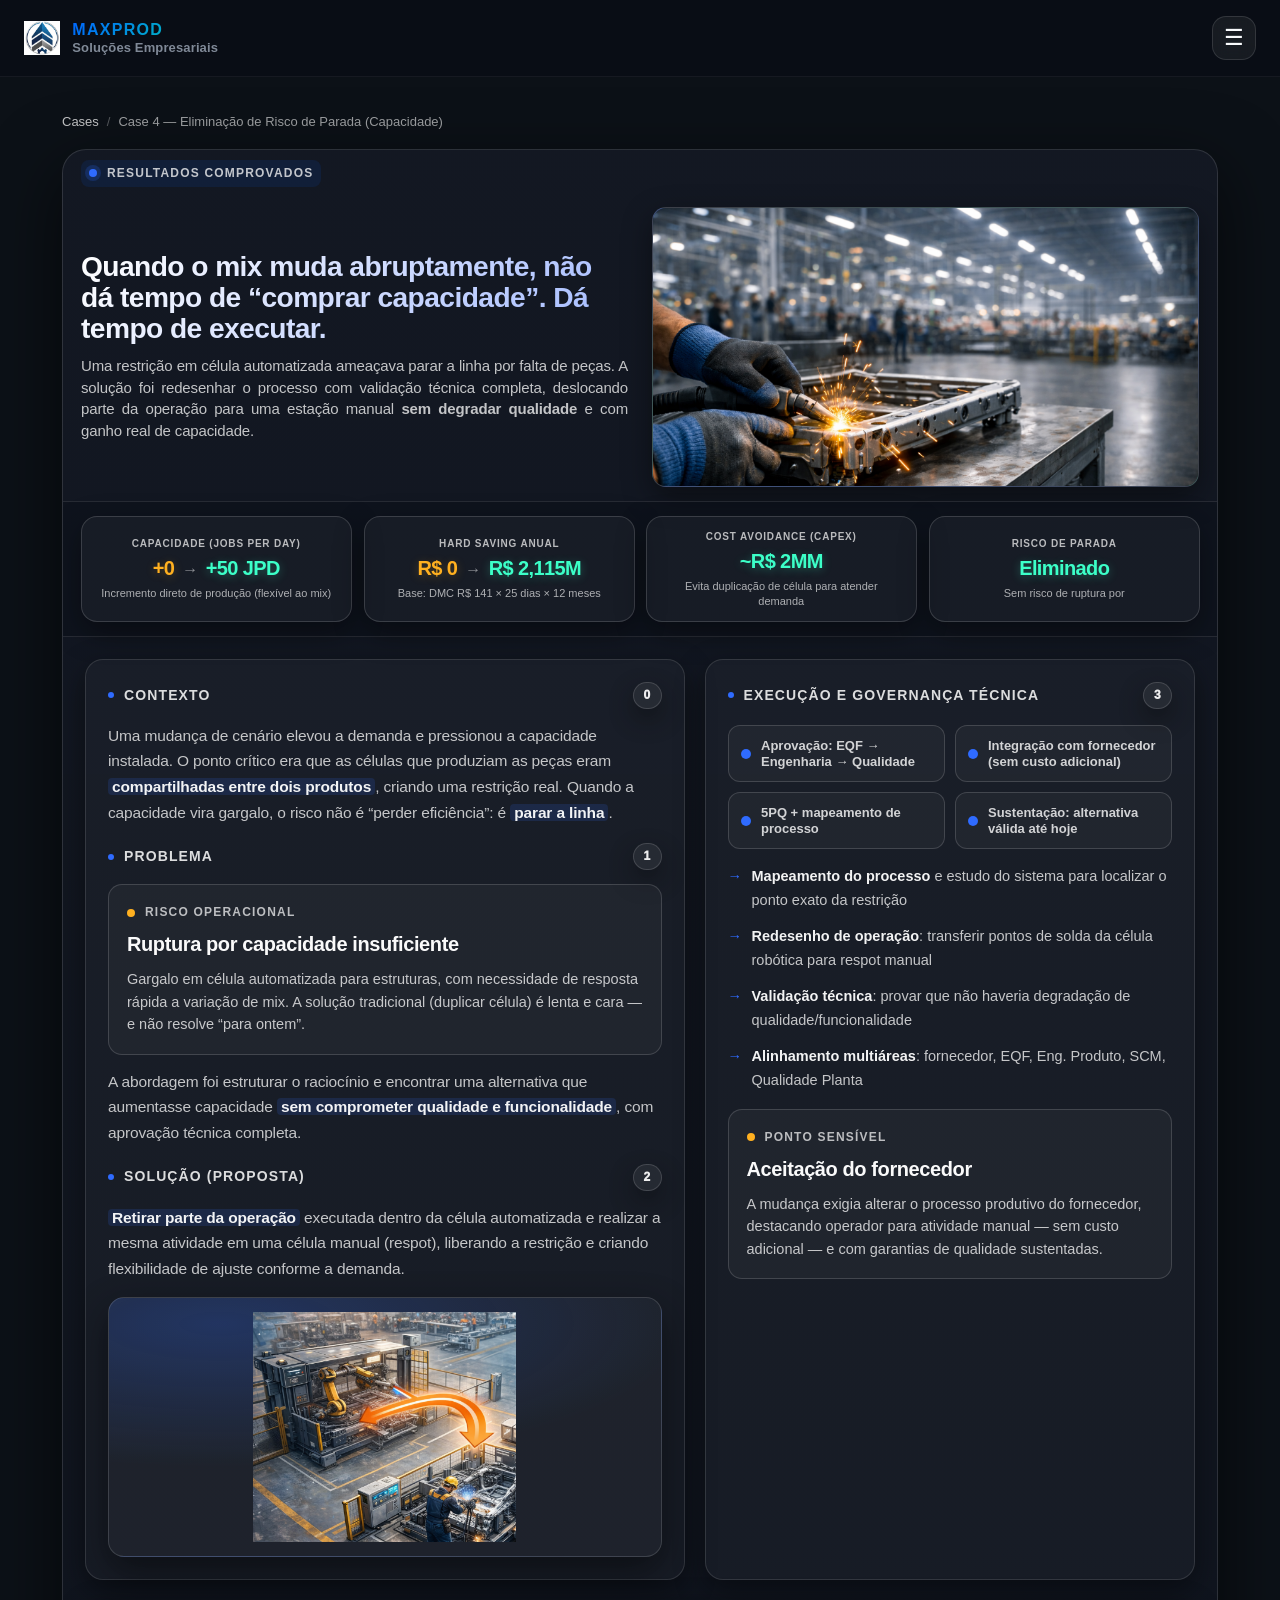
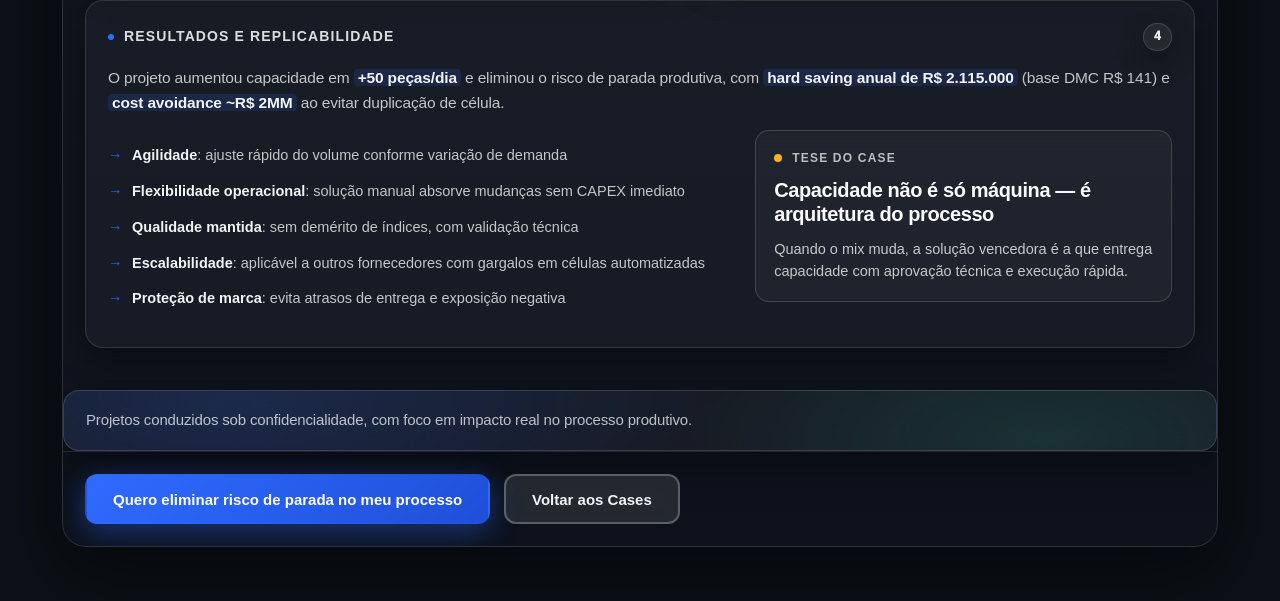
<file: cases/case-4.html>
<!doctype html>
<html lang="pt-BR">
<head>
  <meta charset="utf-8" />
  <meta name="viewport" content="width=device-width,initial-scale=1,viewport-fit=cover" />
  <meta name="description" content="Case MaxProd — Eliminação de risco de parada por restrição de capacidade em peças: +50 JPD, hard saving R$ 2.115.000/ano e cost avoidance ~R$ 2MM." />
  <title>Case 4 | Eliminação de Risco de Parada — Aumento de Capacidade | MaxProd</title>

  <!-- CSS GLOBAL DO SITE (IGUAL HOME) -->
  <link rel="preload" href="/assets/css/site.css" as="style" onload="this.onload=null;this.rel='stylesheet'">
  <noscript><link rel="stylesheet" href="/assets/css/site.css"></noscript>

  <style>
    /* =========================================================
       CASE-4 — BASE PREMIUM (mesmo padrão Case 3)
       ========================================================= */

    :root{
      --case-text: rgba(255,255,255,.95);
      --case-muted: rgba(255,255,255,.75);
      --case-muted2: rgba(255,255,255,.6);
      --case-stroke: rgba(255,255,255,.12);
      --case-shadow: 0 22px 70px rgba(0,0,0,.6);
      --case-shadow2: 0 10px 30px rgba(0,0,0,.4);
      --case-brand: var(--brand, #2f6bff);
      --case-brand2: var(--brand2, #1f4fd8);
      --nav-offset: 96px;

      --success: #3cffc8;
      --danger: #ff5a5a;
      --warn: #ffb020;

      --case-scale: 0.94;
    }

    html, body{ height: 100%; margin: 0; }
    body{
      color: var(--case-text);
      background: #0c1117;
      font-family: -apple-system, BlinkMacSystemFont, 'Segoe UI', Roboto, sans-serif;
      font-size: calc(16px * var(--case-scale));
    }

    .case-wrap{
      max-width: 1200px;
      margin: 0 auto;
      padding: calc(var(--nav-offset) + 16px) 22px 54px;
    }

    .case-breadcrumb{
      color: var(--case-muted2);
      font-size: 13px;
      margin-bottom: 16px;
      display: flex;
      align-items: center;
      gap: 8px;
    }
    .case-breadcrumb a{
      color: var(--case-muted);
      text-decoration: none;
      transition: color 0.2s ease;
    }
    .case-breadcrumb a:hover{
      color: var(--case-text);
      text-decoration: underline;
    }
    .case-breadcrumb .separator{ opacity: .5; }

    .case-shell{
      border: 1px solid var(--case-stroke);
      border-radius: 24px;
      box-shadow: var(--case-shadow);
      overflow: hidden;
      position: relative;
      background: linear-gradient(180deg,
        rgba(20, 25, 35, 0.95) 0%,
        rgba(15, 20, 30, 0.98) 100%);
      backdrop-filter: blur(10px);
    }

    .case-head{
      padding: 10px 18px 14px;
      position: relative;
      z-index: 1;
    }

    .case-tag{
      display:inline-flex;
      gap:10px;
      align-items:center;
      font-size: 12px;
      letter-spacing: .1em;
      text-transform: uppercase;
      color: var(--case-muted);
      margin-bottom: 12px;
      font-weight: 600;
    }
    .case-tag .dot{
      width: 8px; height: 8px;
      border-radius: 999px;
      background: var(--case-brand);
      box-shadow: 0 0 0 4px rgba(47,107,255,.2);
    }

    .case-hero-grid{
      display: grid;
      grid-template-columns: 1fr 1fr;
      gap: 24px;
      align-items: center;
      margin-top: 8px;
    }

    .case-title{
      margin: 0 0 10px;
      font-size: clamp(24px, 2.2vw, 34px);
      line-height: 1.1;
      letter-spacing: -0.02em;
      max-width: 36ch;
      font-weight: 850;
      background: linear-gradient(135deg, #ffffff 0%, #a0b8ff 100%);
      -webkit-background-clip: text;
      -webkit-text-fill-color: transparent;
      background-clip: text;
    }

    .case-sub{
      margin: 0;
      max-width: 70ch;
      color: var(--case-muted);
      font-size: 15px;
      line-height: 1.45;
      text-align: justify;
      hyphens: auto;
      font-weight: 400;
      letter-spacing: -0.01em;
    }

    .case-hero-image{
      height: 280px;
      border-radius: 14px;
      overflow: hidden;
      border: 1px solid rgba(255,255,255,.15);
      background:
        radial-gradient(900px 300px at 20% 15%, rgba(47,107,255,.35), transparent 60%),
        radial-gradient(700px 260px at 80% 80%, rgba(60,255,200,.18), transparent 60%),
        rgba(255,255,255,.03);
      box-shadow: var(--case-shadow2);
      position: relative;
    }
    .case-hero-image img{
      width: 100%;
      height: 100%;
      object-fit: cover;
      display:block;
    }
    .case-hero-image .ph{
      position:absolute;
      inset: 0;
      display:flex;
      align-items:center;
      justify-content:center;
      padding: 18px;
      text-align:center;
      color: rgba(255,255,255,.78);
      font-weight: 700;
      letter-spacing: .02em;
      font-size: 14px;
      backdrop-filter: blur(2px);
    }

    @media (max-width: 900px){
      .case-hero-grid{ grid-template-columns: 1fr; }
      .case-hero-image{ height: 160px; }
    }

    /* KPIs */
    .case-kpis{
      display: grid;
      grid-template-columns: repeat(4, minmax(0,1fr));
      gap: 12px;
      padding: 14px 18px;
      position: relative;
      z-index: 1;
      background: rgba(10, 15, 25, 0.4);
      border-top: 1px solid rgba(255,255,255,.1);
      border-bottom: 1px solid rgba(255,255,255,.1);
    }
    .case-kpi{
      background: rgba(255,255,255,.04);
      border: 1px solid rgba(255,255,255,.15);
      border-radius: 16px;
      padding: 12px 10px;
      box-shadow: var(--case-shadow2);
      text-align: center;
      transition: transform 0.25s ease, background 0.25s ease, box-shadow 0.25s ease;
      display: flex;
      flex-direction: column;
      align-items: center;
      justify-content: center;
      min-height: 72px;
      will-change: transform;
    }
    .case-kpi:hover{
      transform: translateY(-3px);
      box-shadow: 0 18px 40px rgba(0,0,0,.45);
      background: rgba(255,255,255,.06);
    }
    .case-kpi__label{
      font-size: 10px;
      color: rgba(255,255,255,.7);
      letter-spacing: .08em;
      text-transform: uppercase;
      margin-bottom: 6px;
      font-weight: 800;
    }
    .case-kpi__value{
      display: flex;
      align-items: baseline;
      justify-content: center;
      gap: 8px;
      font-size: 20px;
      font-weight: 900;
      letter-spacing: -0.03em;
      color: rgba(255,255,255,.98);
      margin: 0 0 4px;
      line-height: 1;
      white-space: nowrap;
    }
    .kpi-before{ color: var(--warn); text-shadow: 0 2px 10px rgba(255,176,32,.25); }
    .kpi-after{ color: var(--success); text-shadow: 0 2px 10px rgba(60,255,200,.3); }
    .kpi-good{ color: var(--success); text-shadow: 0 2px 10px rgba(60,255,200,.3); }
    .kpi-arrow{ color: rgba(255,255,255,.5); font-weight: 900; font-size: 16px; }
    .case-kpi__note{
      margin: 4px 0 0;
      font-size: 11px;
      color: rgba(255,255,255,.65);
      line-height: 1.35;
      max-width: 95%;
    }

    @keyframes kpiGlowPulse{
      0%   { text-shadow: 0 2px 10px rgba(60,255,200,.25), 0 0 0 rgba(60,255,200,0); }
      50%  { text-shadow: 0 4px 18px rgba(60,255,200,.55), 0 0 22px rgba(60,255,200,.25); }
      100% { text-shadow: 0 2px 10px rgba(60,255,200,.25), 0 0 0 rgba(60,255,200,0); }
    }
    .kpi-glow{ animation: kpiGlowPulse 1.6s ease-in-out infinite; }

    @media (max-width: 992px){ .case-kpis{ grid-template-columns: repeat(2, 1fr); } }
    @media (max-width: 768px){ .case-kpis{ grid-template-columns: 1fr; } }

    /* BODY */
    .case-body{ padding: 22px; position: relative; z-index: 1; }

    .case-grid{
      display:grid;
      grid-template-columns: 1fr;
      gap: 20px;
      align-items: stretch;
    }
    @media (min-width: 992px){
      .case-grid{ grid-template-columns: 1.1fr 0.9fr; }
    }

    .case-panel{
      background: rgba(255,255,255,.03);
      border: 1px solid rgba(255,255,255,.12);
      border-radius: 18px;
      padding: 22px;
      box-shadow: var(--case-shadow2);
      height: auto;
    }

    .case-h{
      margin: 0 0 14px;
      font-size: 14px;
      letter-spacing: .08em;
      text-transform: uppercase;
      color: rgba(255,255,255,.85);
      font-weight: 900;
      display: flex;
      align-items: center;
      gap: 10px;
    }
    .case-h::before{
      content: '';
      width: 6px; height: 6px;
      border-radius: 50%;
      background: var(--case-brand);
      display: block;
    }

    .case-h[data-step]::after{
      content: attr(data-step);
      margin-left: auto;
      font-size: 12px;
      font-weight: 950;
      letter-spacing: .02em;
      color: rgba(255,255,255,.92);
      background: rgba(255,255,255,.06);
      border: 1px solid rgba(255,255,255,.14);
      padding: 6px 10px;
      border-radius: 999px;
      box-shadow: 0 10px 24px rgba(0,0,0,.35);
    }

    .case-p{
      margin: 0 0 14px;
      color: var(--case-muted);
      line-height: 1.65;
      font-size: 15.5px;
      letter-spacing: -0.01em;
    }
    .case-p:last-child{ margin-bottom: 0; }
    .case-p b{
      color: var(--case-text);
      font-weight: 800;
      background: rgba(47,107,255,.15);
      padding: 0 4px;
      border-radius: 4px;
    }

    .case-card{
      background: rgba(255,255,255,.04);
      border: 1px solid rgba(255,255,255,.15);
      border-radius: 14px;
      padding: 18px;
      transition: background 0.25s ease, border-color 0.25s ease;
    }
    .case-card:hover{
      background: rgba(255,255,255,.06);
      border-color: rgba(255,255,255,.2);
    }
    .case-card__kicker{
      font-size: 12px;
      letter-spacing: .1em;
      text-transform: uppercase;
      color: rgba(255,255,255,.7);
      margin-bottom: 10px;
      font-weight: 800;
      display: flex;
      align-items: center;
      gap: 10px;
    }
    .case-card__kicker::before{
      content: '';
      width: 8px; height: 8px;
      border-radius: 50%;
      background: var(--warn);
      display: block;
    }
    .case-card__big{
      font-size: 20px;
      font-weight: 900;
      letter-spacing: -0.02em;
      color: rgba(255,255,255,.98);
      margin: 0 0 12px;
      line-height: 1.2;
    }
    .case-mini{
      color: rgba(255,255,255,.75);
      font-size: 14.5px;
      line-height: 1.55;
      margin: 0;
    }

    .case-badges{
      display:grid;
      grid-template-columns: repeat(2, 1fr);
      gap: 10px;
      margin: 16px 0;
    }
    .case-badge{
      display:flex;
      align-items:center;
      gap:10px;
      padding: 12px 12px;
      border-radius: 12px;
      border: 1px solid rgba(255,255,255,.15);
      background: rgba(255,255,255,.04);
      color: rgba(255,255,255,.8);
      font-size: 13px;
      line-height: 1.2;
      font-weight: 650;
      transition: transform 0.2s ease, background 0.2s ease;
      will-change: transform;
    }
    .case-badge:hover{
      background: rgba(255,255,255,.08);
      transform: translateY(-2px);
    }
    .case-badge i{
      width: 10px; height: 10px;
      border-radius: 50%;
      background: var(--case-brand);
      flex-shrink: 0;
    }
    @media (max-width: 992px){
      .case-badges{ grid-template-columns: 1fr; }
    }

    .case-list{
      margin: 14px 0;
      padding: 0;
      color: var(--case-muted);
      line-height: 1.65;
      font-size: 14.5px;
      list-style: none;
    }
    .case-list li{
      margin-bottom: 12px;
      padding-left: 24px;
      position: relative;
    }
    .case-list li:last-child{ margin-bottom: 0; }
    .case-list li::before{
      content: '→';
      position: absolute;
      left: 0;
      color: var(--case-brand);
      font-weight: 900;
    }
    .case-list b{ color: var(--case-text); font-weight: 800; }

    .case-media{
      margin-top: 16px;
      border-radius: 16px;
      overflow: hidden;
      border: 1px solid rgba(255,255,255,.14);
      background:
        radial-gradient(850px 260px at 20% 10%, rgba(47,107,255,.25), transparent 55%),
        rgba(255,255,255,.03);
      box-shadow: 0 14px 36px rgba(0,0,0,.45);
      height: 260px;
      display: flex;
      align-items: center;
      justify-content: center;
      position: relative;
    }
    .case-media img{
      width: 100%;
      height: 100%;
      object-fit: contain;
      padding: 14px;
      display: block;
      cursor: zoom-in;
      pointer-events: auto;
    }
    .case-media .ph{
      position:absolute;
      inset: 0;
      display:flex;
      align-items:center;
      justify-content:center;
      padding: 18px;
      text-align:center;
      color: rgba(255,255,255,.78);
      font-weight: 800;
      letter-spacing: .02em;
      font-size: 13px;
    }

    /* RESULTADOS */
    .case-results-grid{
      display: grid;
      grid-template-columns: 1.2fr 0.8fr;
      gap: 22px;
      align-items: start;
      margin-top: 10px;
    }
    @media (max-width: 900px){
      .case-results-grid{ grid-template-columns: 1fr; }
    }

    /* BOTÕES */
    .btnx{
      display: inline-flex;
      align-items: center;
      justify-content: center;
      gap: 12px;
      padding: 14px 26px;
      border-radius: 12px;
      font-weight: 800;
      font-size: 15px;
      line-height: 1;
      text-decoration: none;
      cursor: pointer;
      transition: transform 0.25s ease, box-shadow 0.25s ease, background 0.25s ease, border-color 0.25s ease;
      border: 2px solid transparent;
      white-space: nowrap;
      min-height: 50px;
      will-change: transform;
    }

    .btnx--primary{
      background: linear-gradient(135deg, var(--case-brand), var(--case-brand2));
      color: white;
      box-shadow: 0 8px 30px rgba(47,107,255,.4);
    }
    .btnx--primary:hover{
      transform: translateY(-3px);
      box-shadow: 0 15px 40px rgba(47,107,255,.5);
      background: linear-gradient(135deg, var(--case-brand2), var(--case-brand));
    }

    .btnx--secondary{
      background: rgba(255,255,255,.10);
      border-color: rgba(255,255,255,.25);
      color: var(--case-text);
      backdrop-filter: blur(10px);
    }
    .btnx--secondary:hover{
      background: rgba(255,255,255,.15);
      border-color: rgba(255,255,255,.35);
      transform: translateY(-3px);
      box-shadow: 0 10px 30px rgba(0,0,0,.3);
    }

    .case-footer{
      display: flex;
      gap: 14px;
      flex-wrap: wrap;
      padding: 22px;
      position: relative;
      z-index: 1;
      border-top: 1px solid rgba(255,255,255,.1);
      background: rgba(10, 15, 25, 0.4);
    }

    /* animação pós-loaded */
    @keyframes fadeInUp{
      from{ opacity: 0; transform: translateY(10px); }
      to{ opacity: 1; transform: translateY(0); }
    }

    body .case-head,
    body .case-kpis,
    body .case-panel,
    body .case-footer{
      opacity: 0;
      transform: translateY(10px);
    }

    body.loaded .case-head,
    body.loaded .case-kpis,
    body.loaded .case-panel,
    body.loaded .case-footer{
      animation: fadeInUp 0.6s ease-out both;
    }

    body.loaded .case-head{ animation-delay: 0.06s; }
    body.loaded .case-kpis{ animation-delay: 0.12s; }
    body.loaded .case-panel:nth-of-type(1){ animation-delay: 0.18s; }
    body.loaded .case-panel:nth-of-type(2){ animation-delay: 0.24s; }
    body.loaded .case-panel:nth-of-type(3){ animation-delay: 0.30s; }
    body.loaded .case-panel:nth-of-type(4){ animation-delay: 0.36s; }
    body.loaded .case-footer{ animation-delay: 0.42s; }

    /* mobile-menu flash fix */
    .mobile-menu{
      position: fixed;
      inset: 0;
      transform: translateX(110%);
      opacity: 0;
      visibility: hidden;
      pointer-events: none;
      transition: none !important;
      will-change: transform;
    }
    body.loaded .mobile-menu{
      transition: transform .28s ease, opacity .18s ease, visibility 0s linear .28s !important;
    }
    .mobile-menu.active{
      transform: translateX(0);
      opacity: 1;
      visibility: visible;
      pointer-events: auto;
    }
    .navbar{ transform: translateX(0) !important; animation: none !important; }

    @media (prefers-reduced-motion: reduce){
      *{ animation: none !important; transition: none !important; }
    }

    @media (max-width: 1200px){
      .case-wrap{ padding: calc(var(--nav-offset) + 14px) 18px 46px; }
    }

    /* ===== LIGHTBOX IMAGENS CASE ===== */
    .case-lightbox{
      position: fixed;
      inset: 0;
      background: rgba(5,10,18,.92);
      backdrop-filter: blur(6px);
      display: flex;
      align-items: center;
      justify-content: center;
      z-index: 9999;
      opacity: 0;
      visibility: hidden;
      transition: opacity .25s ease, visibility .25s ease;
    }
    .case-lightbox.active{
      opacity: 1;
      visibility: visible;
    }
    .case-lightbox img{
      max-width: 92vw;
      max-height: 92vh;
      object-fit: contain;
      border-radius: 16px;
      box-shadow: 0 30px 80px rgba(0,0,0,.8);
      animation: lightboxZoom .25s ease;
    }
    @keyframes lightboxZoom{
      from{ transform: scale(.96); opacity: 0; }
      to{ transform: scale(1); opacity: 1; }
    }
    .case-lightbox-close{
      position: absolute;
      top: 22px;
      right: 22px;
      width: 44px;
      height: 44px;
      border-radius: 999px;
      border: 1px solid rgba(255,255,255,.25);
      background: rgba(255,255,255,.1);
      color: #fff;
      font-size: 22px;
      font-weight: 900;
      cursor: pointer;
      backdrop-filter: blur(6px);
      transition: background .2s ease, transform .2s ease;
    }
    .case-lightbox-close:hover{
      background: rgba(255,255,255,.2);
      transform: scale(1.05);
    }
  </style>
</head>

<body>

  <!-- NAV (IGUAL HOME, LINKS AJUSTADOS PARA /index.html#...) -->
<nav class="navbar" id="navbar">
  <div class="container nav-container">
    <a href="/index.html#home" class="logo">
      <img src="/assets/img/logo-imagem1.png" alt="MaxProd Logo" width="120" height="40" loading="eager">
      <span class="logo-text">
        <span class="logo-title">MAXPROD</span>
        <span class="logo-sub">Soluções Empresariais</span>
      </span>
    </a>

    <button class="mobile-menu-btn" id="mobileMenuBtn" aria-label="Abrir menu" aria-expanded="false">☰</button>

    <ul class="nav-menu">
      <li><a href="/index.html#home" class="nav-link">Home</a></li>
      <li><a href="/index.html#cases" class="nav-link active">Cases</a></li>
      <li><a href="/index.html#methodology" class="nav-link">Metodologia</a></li>
      <li><a href="/index.html#services" class="nav-link">Serviços</a></li>

      <!-- ESG & INOVAÇÃO -->
      <li class="nav-item has-dropdown">
        <button class="nav-link nav-dd-toggle" type="button" aria-expanded="false">
          ESG &amp; Inovação <span class="nav-caret" aria-hidden="true">▾</span>
        </button>

<div class="nav-dropdown nav-drop" role="menu" aria-label="ESG & Inovação">
          <a class="nav-drop-item" href="/esg/projeto-doacao.html">Projeto Doação</a>
          <a class="nav-drop-item" href="/esg/opera-guard.html">IA Aplicada: Opera Guard</a>
          <a class="nav-drop-item" href="/esg/startup-planta-produtiva.html">Startup de Planta Produtiva</a>
        </div>
      </li>
        
        
      <li><a href="/index.html#calculator" class="nav-link">ROI Calc</a></li>

      <!-- INSIGHTS -->
      <li class="nav-item has-dropdown">
        <button class="nav-link nav-dd-toggle" type="button" aria-expanded="false">
          Insights <span class="nav-caret" aria-hidden="true">▾</span>
        </button>
        <div class="nav-dropdown nav-drop" role="menu" aria-label="Insights">
          <a class="nav-drop-item" href="/insights/">Artigos Técnicos</a>
          <a class="nav-drop-item" href="/insights/white-papers.html">White Papers</a>
        </div>
      </li>

      <li><a href="/clientes.html" class="nav-link">Clientes Atendidos</a></li>
      <li><a href="/sobre.html" class="nav-link">Sobre</a></li>
    </ul>

    <div class="nav-cta">
      <a href="/index.html#contact" class="btn btn-primary">Fale Conosco</a>
    </div>
  </div>
</nav>

<!-- MOBILE MENU (IGUAL HOME, LINKS AJUSTADOS PARA /index.html#...) -->
<div class="mobile-menu" id="mobileMenu" aria-hidden="true">
  <div class="mobile-menu-header">
    <a href="/index.html#home" class="logo">
      <img src="/assets/img/logo-imagem1.png" alt="MaxProd Logo">
      <span class="logo-text">
        <span class="logo-title">MAXPROD</span>
        <span class="logo-sub">Soluções Empresariais</span>
      </span>
    </a>
    <button id="closeMobileMenu" aria-label="Fechar menu">✕</button>
  </div>

  <ul class="mobile-nav">
    <li><a href="/index.html#home">Home</a></li>
    <li><a href="/index.html#cases">Cases</a></li>
    <li><a href="/index.html#methodology">Metodologia</a></li>
    <li><a href="/#services">Serviços</a></li>

<!-- ESG & INOVAÇÃO (MOBILE) -->
<li style="margin-top: 10px; opacity: .85; font-size: 12px; letter-spacing: .12em;">
  ESG &amp; INOVAÇÃO
</li>
<li><a href="/esg/projeto-doacao.html">Projeto Doação</a></li>
<li><a href="/esg/opera-guard.html">IA Aplicada: Opera Guard</a></li>
<li><a href="/esg/startup-planta-produtiva.html">Startup Produtiva</a></li>

<li><a href="/#calculator">ROI Calc</a></li>

    <li><a href="/insights/">Insights</a></li>
    <li><a href="/clientes.html">Clientes Atendidos</a></li>
    <li><a href="/sobre.html">Sobre</a></li>
    <li><a href="/index.html#contact">Fale Conosco</a></li>
  </ul>

  <div style="margin-top: var(--space-32);">
    <a href="/index.html#calculator" class="btn btn-primary" style="width:100%; margin-bottom: var(--space-16);">
      Calcular ROI
    </a>
    <a href="/index.html#contact" class="btn btn-secondary" style="width:100%;">
      Fale Conosco
    </a>
  </div>
</div>

  <main class="case-wrap">

    <div class="case-breadcrumb">
      <a href="/index.html#cases">Cases</a>
      <span class="separator">/</span>
      <span>Case 4 — Eliminação de Risco de Parada (Capacidade)</span>
    </div>

    <section class="case-shell">

      <!-- HEADER -->
      <div class="case-head">
        <div class="case-tag"><span class="dot"></span>RESULTADOS COMPROVADOS</div>

        <div class="case-hero-grid">
          <div>
            <h1 class="case-title">
              Quando o mix muda abruptamente, não dá tempo de “comprar capacidade”. Dá tempo de executar.
            </h1>

            <p class="case-sub">
              Uma restrição em célula automatizada ameaçava parar a linha por falta de peças.
              A solução foi redesenhar o processo com validação técnica completa, deslocando parte da operação
              para uma estação manual <b>sem degradar qualidade</b> e com ganho real de capacidade.
            </p>
          </div>

          <div class="case-hero-image" aria-label="Imagem do Case 4">
            <!-- Se você subir /assets/img/case4-hero.png, essa imagem aparece.
                 Caso contrário, fica o placeholder (gradiente) -->
            <img src="/assets/img/case4-hero.png" alt="Case 4 — Capacidade / Estruturas" loading="lazy"
                 onerror="this.style.display='none'; this.parentElement.querySelector('.ph').style.display='flex';">
            <div class="ph" style="display:none;">Adicione <b>/assets/img/case4-hero.png</b><br>para exibir a arte do case</div>
          </div>
        </div>
      </div>

      <!-- KPIs -->
      <div class="case-kpis">
        <!-- KPI 1 -->
        <div class="case-kpi">
          <span class="case-kpi__label">Capacidade (Jobs per Day)</span>
          <div class="case-kpi__value">
            <span class="kpi-before">+0</span><span class="kpi-arrow">→</span><span class="kpi-after kpi-glow">+50 JPD</span>
          </div>
          <div class="case-kpi__note">Incremento direto de produção (flexível ao mix)</div>
        </div>

        <!-- KPI 2 -->
        <div class="case-kpi">
          <span class="case-kpi__label">Hard saving anual</span>
          <div class="case-kpi__value">
            <span class="kpi-before">R$ 0</span><span class="kpi-arrow">→</span><span class="kpi-after kpi-glow">R$ 2,115M</span>
          </div>
          <div class="case-kpi__note">Base: DMC R$ 141 × 25 dias × 12 meses</div>
        </div>

        <!-- KPI 3 -->
        <div class="case-kpi">
          <span class="case-kpi__label">Cost avoidance (CAPEX)</span>
          <div class="case-kpi__value">
            <span class="kpi-after kpi-glow">~R$ 2MM</span>
          </div>
          <div class="case-kpi__note">Evita duplicação de célula para atender demanda</div>
        </div>

        <!-- KPI 4 -->
        <div class="case-kpi">
          <span class="case-kpi__label">Risco de parada</span>
          <div class="case-kpi__value">
            <span class="kpi-after kpi-glow">Eliminado</span>
          </div>
          <div class="case-kpi__note">Sem risco de ruptura por</div>
        </div>
      </div>

      <!-- BODY -->
      <div class="case-body">
        <div class="case-grid">

          <!-- COLUNA ESQUERDA -->
          <div class="case-panel">
            <h3 class="case-h" data-step="0">Contexto</h3>
            <p class="case-p">
              Uma mudança de cenário elevou a demanda e pressionou a capacidade instalada. O ponto crítico era que as
              células que produziam as peças eram <b>compartilhadas entre dois produtos</b>, criando uma restrição real.
              Quando a capacidade vira gargalo, o risco não é “perder eficiência”: é <b>parar a linha</b>.
            </p>

            <h3 class="case-h" data-step="1" style="margin-top:18px;">Problema</h3>
            <div class="case-card">
              <div class="case-card__kicker">Risco operacional</div>
              <div class="case-card__big">Ruptura por capacidade insuficiente</div>
              <p class="case-mini">
                Gargalo em célula automatizada para estruturas, com necessidade de resposta rápida a variação de mix.
                A solução tradicional (duplicar célula) é lenta e cara — e não resolve “para ontem”.
              </p>
            </div>

            <p class="case-p" style="margin-top:14px;">
              A abordagem foi estruturar o raciocínio e encontrar uma alternativa que aumentasse capacidade
              <b>sem comprometer qualidade e funcionalidade</b>, com aprovação técnica completa.
            </p>

            <h3 class="case-h" data-step="2" style="margin-top:18px;">Solução (Proposta)</h3>
            <p class="case-p">
              <b>Retirar parte da operação</b> executada dentro da célula automatizada e realizar a mesma atividade em
              uma célula manual (respot), liberando a restrição e criando flexibilidade de ajuste conforme a demanda.
            </p>

            <div class="case-media" aria-label="Diagrama da transferência de operação (Op.20 → Op.25)">
              <img src="/assets/img/case4-transfer.png" alt="Transferência Op. 20 (robótica) para Op. 25 (respot manual)" loading="lazy"
                   onerror="this.style.display='none'; this.parentElement.querySelector('.ph').style.display='flex';">
              <div class="ph" style="display:none;">
                Adicione <b>/assets/img/case4-transfer.png</b><br>para exibir o diagrama/print
              </div>
            </div>
          </div>

          <!-- COLUNA DIREITA -->
          <div class="case-panel">
            <h3 class="case-h" data-step="3">Execução e governança técnica</h3>

            <div class="case-badges">
              <div class="case-badge"><i></i> Aprovação: EQF → Engenharia → Qualidade</div>
              <div class="case-badge"><i></i> Integração com fornecedor (sem custo adicional)</div>
              <div class="case-badge"><i></i> 5PQ + mapeamento de processo</div>
              <div class="case-badge"><i></i> Sustentação: alternativa válida até hoje</div>
            </div>

            <ul class="case-list">
              <li><b>Mapeamento do processo</b> e estudo do sistema para localizar o ponto exato da restrição</li>
              <li><b>Redesenho de operação</b>: transferir pontos de solda da célula robótica para respot manual</li>
              <li><b>Validação técnica</b>: provar que não haveria degradação de qualidade/funcionalidade</li>
              <li><b>Alinhamento multiáreas</b>: fornecedor, EQF, Eng. Produto, SCM, Qualidade Planta</li>
            </ul>

            <div class="case-card" style="margin-top:16px;">
              <div class="case-card__kicker">Ponto sensível</div>
              <div class="case-card__big">Aceitação do fornecedor</div>
              <p class="case-mini">
                A mudança exigia alterar o processo produtivo do fornecedor, destacando operador para atividade manual
                — sem custo adicional — e com garantias de qualidade sustentadas.
              </p>
            </div>
          </div>

          <!-- RESULTADOS -->
          <div class="case-panel" style="grid-column: 1 / -1;">
            <h3 class="case-h" data-step="4">Resultados e replicabilidade</h3>
            <p class="case-p">
              O projeto aumentou capacidade em <b>+50 peças/dia</b> e eliminou o risco de parada produtiva,
              com <b>hard saving anual de R$ 2.115.000</b> (base DMC R$ 141) e <b>cost avoidance ~R$ 2MM</b> ao evitar duplicação de célula.
            </p>

            <div class="case-results-grid">
              <div>
                <ul class="case-list">
                  <li><b>Agilidade</b>: ajuste rápido do volume conforme variação de demanda</li>
                  <li><b>Flexibilidade operacional</b>: solução manual absorve mudanças sem CAPEX imediato</li>
                  <li><b>Qualidade mantida</b>: sem demérito de índices, com validação técnica</li>
                  <li><b>Escalabilidade</b>: aplicável a outros fornecedores com gargalos em células automatizadas</li>
                  <li><b>Proteção de marca</b>: evita atrasos de entrega e exposição negativa</li>
                </ul>
              </div>

              <div class="case-card">
                <div class="case-card__kicker">Tese do case</div>
                <div class="case-card__big">Capacidade não é só máquina — é arquitetura do processo</div>
                <p class="case-mini">
                  Quando o mix muda, a solução vencedora é a que entrega capacidade
                  com aprovação técnica e execução rápida.
                </p>
              </div>
            </div>
          </div>

        </div>
      </div>

      <!-- CONFIDENCIALIDADE -->
<div class="case-download">
  <p>
    Projetos conduzidos sob confidencialidade, com foco em impacto real no processo produtivo.
  </p>
</div>
      
      <!-- FOOTER DO CASE -->
      <div class="case-footer">
        <a class="btnx btnx--primary" href="/index.html#contact">Quero eliminar risco de parada no meu processo</a>
        <a class="btnx btnx--secondary" href="/index.html#cases">Voltar aos Cases</a>
      </div>

    </section>
  </main>

  <!-- LIGHTBOX -->
  <div class="case-lightbox" id="caseLightbox" aria-hidden="true">
    <button class="case-lightbox-close" id="caseLightboxClose" aria-label="Fechar">✕</button>
    <img id="caseLightboxImg" alt="">
  </div>

  <script>
    // Navbar scroll effect
    window.addEventListener('scroll', function() {
      const navbar = document.getElementById('navbar');
      if (!navbar) return;
      navbar.classList.toggle('scrolled', window.scrollY > 50);
    });

    // Mobile menu toggle
    const mobileMenuBtn = document.getElementById('mobileMenuBtn');
    const closeMobileMenu = document.getElementById('closeMobileMenu');
    const mobileMenu = document.getElementById('mobileMenu');

    if (mobileMenuBtn && mobileMenu) {
      mobileMenuBtn.addEventListener('click', function() {
        mobileMenu.classList.add('active');
        mobileMenu.setAttribute('aria-hidden','false');
        document.body.style.overflow = 'hidden';
        mobileMenuBtn.setAttribute('aria-expanded', 'true');
      });
    }

    if (closeMobileMenu && mobileMenu) {
      closeMobileMenu.addEventListener('click', function() {
        mobileMenu.classList.remove('active');
        mobileMenu.setAttribute('aria-hidden','true');
        document.body.style.overflow = '';
        mobileMenuBtn.setAttribute('aria-expanded', 'false');
      });
    }

    if (mobileMenu) {
      mobileMenu.addEventListener('click', function(e) {
        if (e.target === mobileMenu) {
          mobileMenu.classList.remove('active');
          mobileMenu.setAttribute('aria-hidden','true');
          document.body.style.overflow = '';
          mobileMenuBtn.setAttribute('aria-expanded', 'false');
        }
      });
    }

    // Loaded class
    document.addEventListener('DOMContentLoaded', function() {
      document.body.classList.add('loaded');
    });

    // ===== Lightbox (zoom) =====
    const lightbox = document.getElementById('caseLightbox');
    const lightboxImg = document.getElementById('caseLightboxImg');
    const lightboxClose = document.getElementById('caseLightboxClose');

    function openLightbox(src, alt){
      if (!lightbox || !lightboxImg) return;
      lightboxImg.src = src;
      lightboxImg.alt = alt || '';
      lightbox.classList.add('active');
      lightbox.setAttribute('aria-hidden','false');
      document.body.style.overflow = 'hidden';
    }

    function closeLightbox(){
      if (!lightbox || !lightboxImg) return;
      lightbox.classList.remove('active');
      lightbox.setAttribute('aria-hidden','true');
      lightboxImg.src = '';
      document.body.style.overflow = '';
    }

    document.querySelectorAll('.case-media img, .case-hero-image img').forEach(img => {
      img.addEventListener('click', () => {
        if (!img || !img.src || img.style.display === 'none') return;
        openLightbox(img.src, img.alt);
      });
    });

    if (lightboxClose) lightboxClose.addEventListener('click', closeLightbox);
    if (lightbox) lightbox.addEventListener('click', (e) => { if (e.target === lightbox) closeLightbox(); });
    document.addEventListener('keydown', (e) => { if (e.key === 'Escape') closeLightbox(); });
  </script>

</body>
</html>
</file>
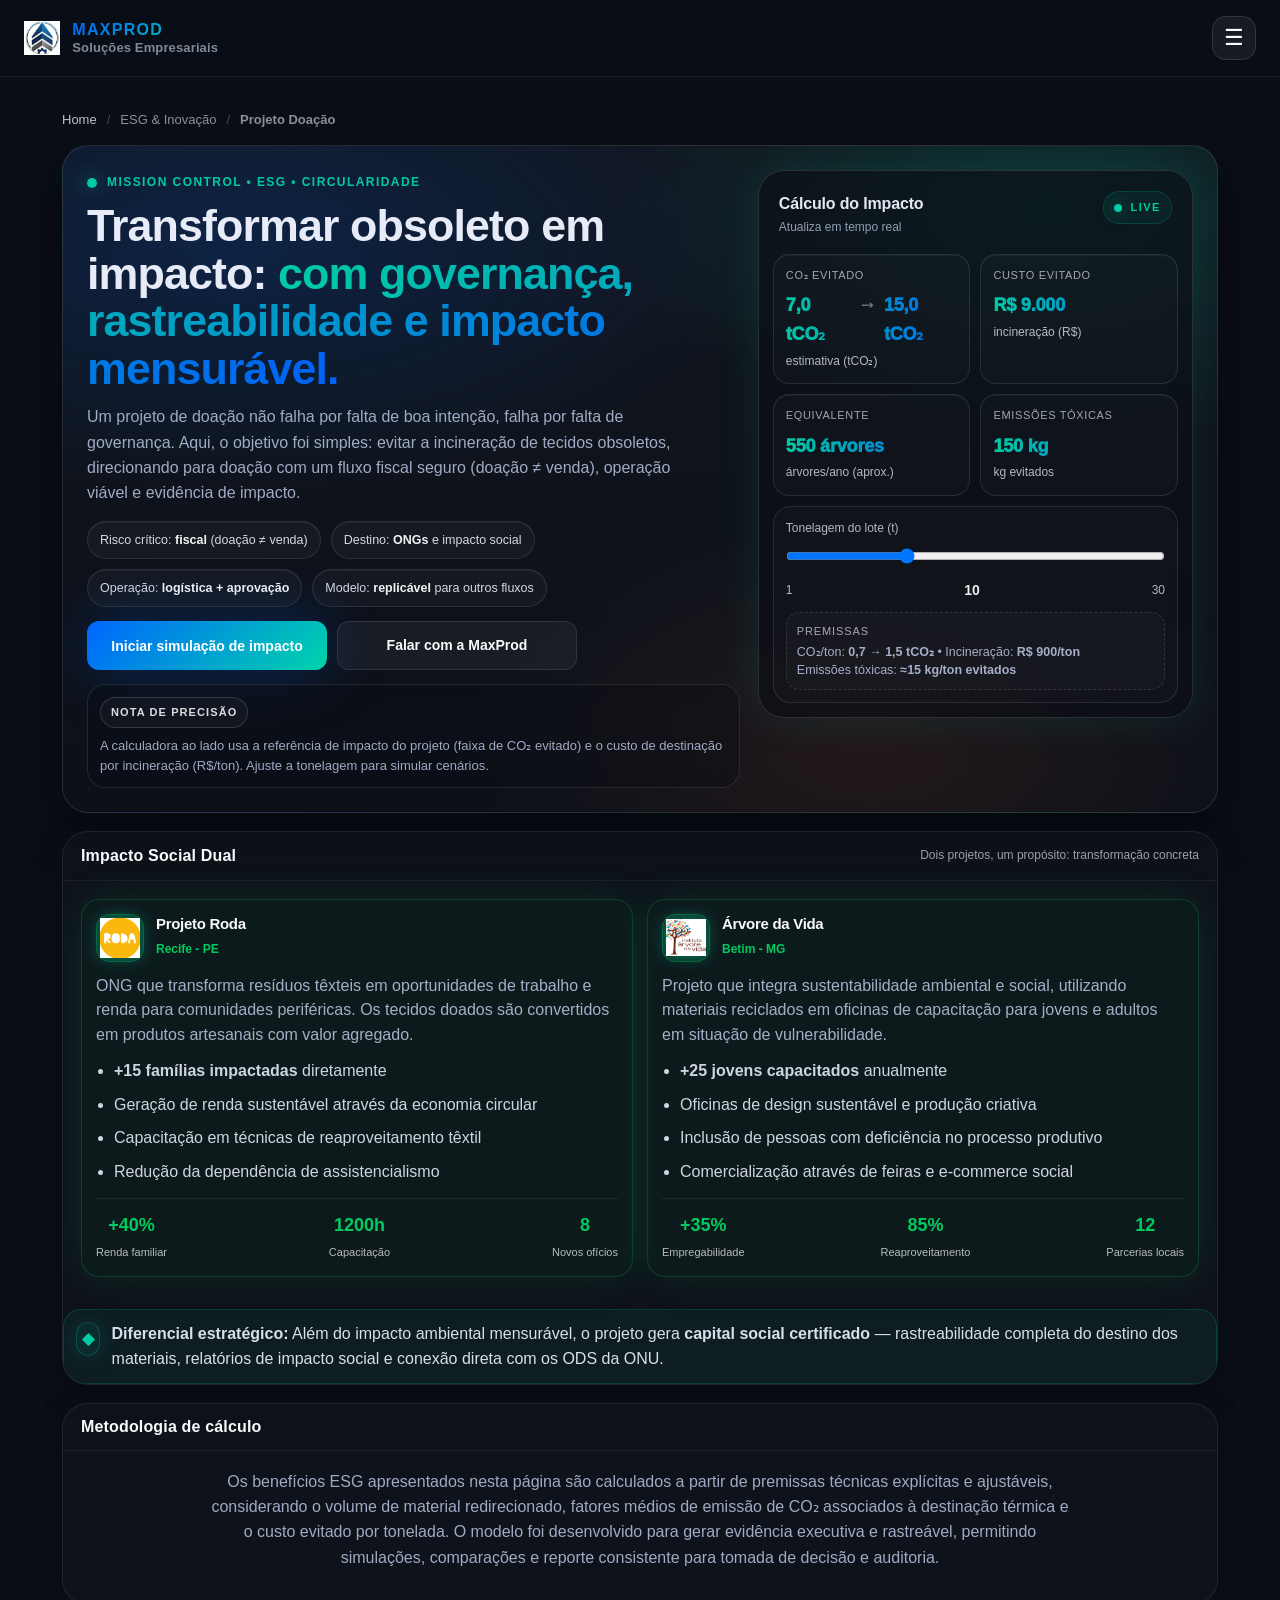
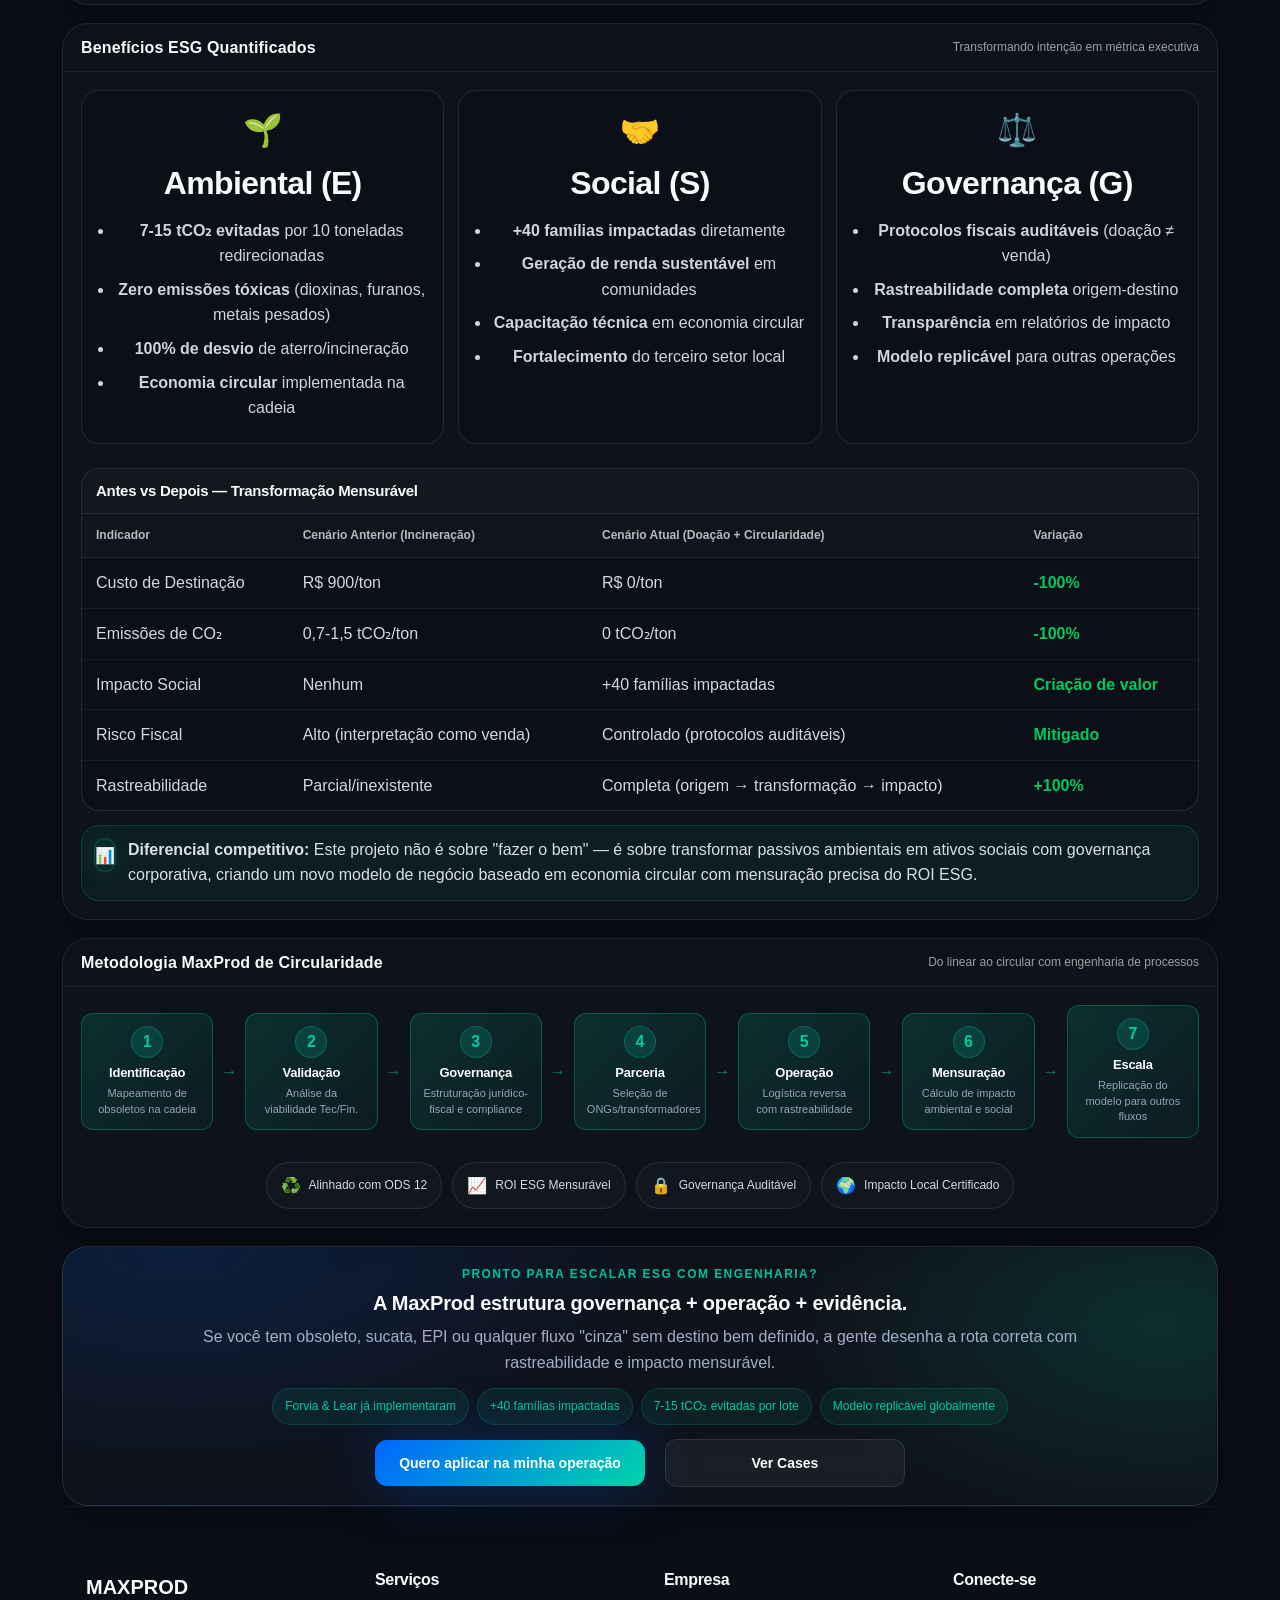
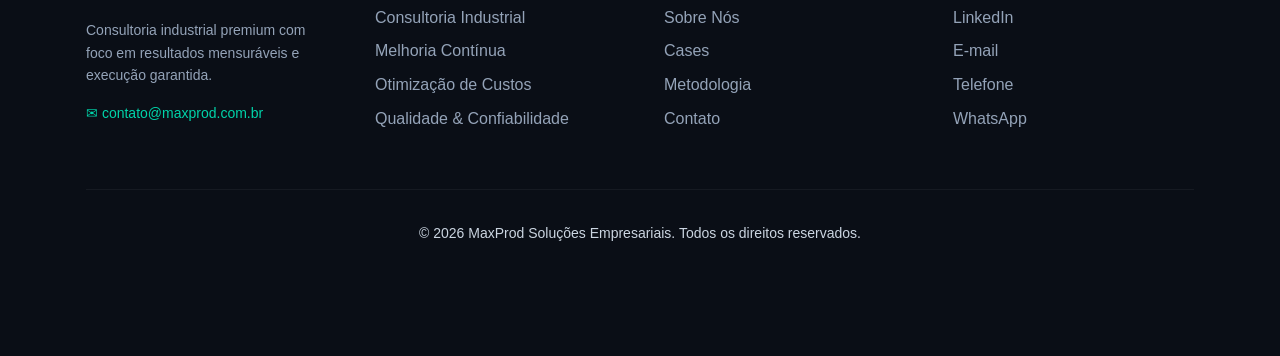
<file: esg/projeto-doacao.html>
<!doctype html>
<html lang="pt-BR">
<head>
  <meta charset="utf-8" />
  <meta name="viewport" content="width=device-width,initial-scale=1,viewport-fit=cover" />
  <meta name="description" content="Projeto ESG — Doação de tecidos obsoletos: missão de circularidade com governança fiscal, rastreabilidade e telemetria de impacto (CO₂ e custo evitado)." />
  <title>Como calcular benefícios ESG (CO₂ evitado e custo evitado) | MaxProd</title>


  <!-- CSS GLOBAL DO SITE -->
  <link rel="preload" href="/assets/css/site.css" as="style" onload="this.onload=null;this.rel='stylesheet'">
  <noscript><link rel="stylesheet" href="/assets/css/site.css"></noscript>

  <!-- CSS LOCAL -->
  <link rel="stylesheet" href="/assets/css/esg-projeto-doacao.css">
</head>

<body class="pd-body">

  <!-- NAVBAR (mantém o padrão do seu site) -->
  <nav class="navbar" id="navbar">
    <div class="container nav-container">
      <a href="/#home" class="logo">
        <img src="/assets/img/logo-imagem1.png" alt="MaxProd Logo">
        <span class="logo-text">
          <span class="logo-title">MAXPROD</span>
          <span class="logo-sub">Soluções Empresariais</span>
        </span>
      </a>

      <button class="mobile-menu-btn" id="mobileMenuBtn" aria-label="Abrir menu" aria-expanded="false">☰</button>

      <ul class="nav-menu">
        <li><a href="/#home" class="nav-link">Home</a></li>
        <li><a href="/#cases" class="nav-link">Cases</a></li>
        <li><a href="/#methodology" class="nav-link">Metodologia</a></li>
        <li><a href="/#services" class="nav-link">Serviços</a></li>

        <li class="nav-item has-dropdown">
          <button class="nav-link nav-dd-toggle" type="button" aria-expanded="false">
            ESG &amp; Inovação <span class="nav-caret" aria-hidden="true">▾</span>
          </button>
          <div class="nav-dropdown nav-drop" role="menu" aria-label="ESG & Inovação">
            <a class="nav-drop-item active" href="/esg/projeto-doacao.html">Projeto Doação</a>
            <a class="nav-drop-item" href="/esg/opera-guard.html">IA Aplicada: Opera Guard</a>
            <a class="nav-drop-item" href="/esg/startup-planta-produtiva.html">Startup de Planta Produtiva</a>
          </div>
        </li>

        <li><a href="/#calculator" class="nav-link">ROI Calc</a></li>

        <li class="nav-item has-dropdown">
          <button class="nav-link nav-dd-toggle" type="button" aria-expanded="false">
            Insights <span class="nav-caret" aria-hidden="true">▾</span>
          </button>
          <div class="nav-dropdown nav-drop" role="menu" aria-label="Insights">
            <a class="nav-drop-item" href="/insights/">Artigos Técnicos</a>
            <a class="nav-drop-item" href="/insights/white-papers.html">White Papers</a>
          </div>
        </li>

        <li><a href="/clientes.html" class="nav-link">Clientes Atendidos</a></li>
        <li><a href="/sobre.html" class="nav-link">Sobre</a></li>
      </ul>

      <div class="nav-cta">
        <a href="/#contact" class="btn btn-primary">Fale Conosco</a>
      </div>
    </div>
  </nav>

  <!-- MOBILE MENU -->
  <div class="mobile-menu" id="mobileMenu" aria-hidden="true">
    <div class="mobile-menu-header">
      <a href="/#home" class="logo">
        <img src="/assets/img/logo-imagem1.png" alt="MaxProd Logo">
        <span class="logo-text">
          <span class="logo-title">MAXPROD</span>
          <span class="logo-sub">Soluções Empresariais</span>
        </span>
      </a>
      <button id="closeMobileMenu" aria-label="Fechar menu">✕</button>
    </div>

    <ul class="mobile-nav">
      <li><a href="/#home">Home</a></li>
      <li><a href="/#cases">Cases</a></li>
      <li><a href="/#methodology">Metodologia</a></li>
      <li><a href="/#services">Serviços</a></li>

<!-- ESG & INOVAÇÃO (MOBILE) -->
<li style="margin-top: 10px; opacity: .85; font-size: 12px; letter-spacing: .12em;">
  ESG &amp; INOVAÇÃO
</li>
<li><a href="/esg/projeto-doacao.html">Projeto Doação</a></li>
<li><a href="/esg/opera-guard.html">IA Aplicada: Opera Guard</a></li>
<li><a href="/esg/startup-planta-produtiva.html">Startup Produtiva</a></li>

<li><a href="/#calculator">ROI Calc</a></li>

      <li><a href="/insights/">Insights</a></li>
      <li><a href="/clientes.html">Clientes Atendidos</a></li>
      <li><a href="/sobre.html">Sobre</a></li>
      <li><a href="/#contact">Fale Conosco</a></li>
    </ul>

    <div class="pd-mobile-actions">
      <a href="/#contact" class="btn btn-primary" style="width:100%; margin-bottom: 12px;">Solicitar Diagnóstico</a>
      <a href="/#cases" class="btn btn-secondary" style="width:100%;">Ver Cases</a>
    </div>
  </div>

  <main class="pd-wrap">

    <!-- BREADCRUMB -->
    <div class="pd-breadcrumb pd-reveal">
      <a href="/#home">Home</a>
      <span class="sep">/</span>
      <span>ESG &amp; Inovação</span>
      <span class="sep">/</span>
      <b>Projeto Doação</b>
    </div>

    <!-- HERO / MISSION CONTROL -->
    <section class="pd-hero pd-reveal">
      <div class="pd-hero-grid">

        <!-- Left: narrative -->
        <div class="pd-hero-left">
          <div class="pd-kicker">
            <span class="pd-dot"></span>
            MISSION CONTROL • ESG • CIRCULARIDADE
          </div>

          <h1 class="pd-title">
            Transformar obsoleto em impacto: <span class="pd-title-accent">com governança, rastreabilidade e impacto mensurável.</span>
          </h1>

          <p class="pd-lead">
            Um projeto de doação não falha por falta de boa intenção, falha por falta de governança.
            Aqui, o objetivo foi simples: evitar a incineração de tecidos obsoletos, direcionando para doação
            com um fluxo fiscal seguro (doação ≠ venda), operação viável e evidência de impacto.
          </p>

          <div class="pd-chips">
            <span class="pd-chip">Risco crítico: <b>fiscal</b> (doação ≠ venda)</span>
            <span class="pd-chip">Destino: <b>ONGs</b> e impacto social</span>
            <span class="pd-chip">Operação: <b>logística + aprovação</b></span>
            <span class="pd-chip">Modelo: <b>replicável</b> para outros fluxos</span>
          </div>

          <div class="pd-actions">
            <button class="btn btn-primary" id="ctaMission" type="button">
              Iniciar simulação de impacto
            </button>
            <a class="btn btn-secondary" href="/#contact">
              Falar com a MaxProd
            </a>
          </div>

          <div class="pd-mission-note">
            <div class="pd-mission-badge">Nota de precisão</div>
            <p>
              A calculadora ao lado usa a referência de impacto do projeto (faixa de CO₂ evitado)
              e o custo de destinação por incineração (R$/ton). Ajuste a tonelagem para simular cenários.
            </p>
          </div>
        </div>

        <!-- Right: telemetry card -->
        <aside class="pd-telemetry pd-reveal">
          <div class="pd-telemetry-head">
            <div>
              <div class="pd-telemetry-title">Cálculo do Impacto</div>
              <div class="pd-telemetry-sub">Atualiza em tempo real</div>
            </div>
            <div class="pd-signal">
              <span class="pd-signal-dot"></span>
              LIVE
            </div>
          </div>

          <div class="pd-metrics">
            <div class="pd-metric">
              <div class="k">CO₂ evitado</div>
              <div class="v"><span id="co2Min">—</span> <span class="arrow">→</span> <span id="co2Max">—</span></div>
              <div class="s">estimativa (tCO₂)</div>
            </div>

            <div class="pd-metric">
              <div class="k">Custo evitado</div>
              <div class="v" id="costAvoid">—</div>
              <div class="s">incineração (R$)</div>
            </div>

            <div class="pd-metric">
              <div class="k">Equivalente</div>
              <div class="v" id="treesEq">—</div>
              <div class="s">árvores/ano (aprox.)</div>
            </div>

            <div class="pd-metric">
              <div class="k">Emissões tóxicas</div>
              <div class="v" id="toxicEmissions">—</div>
              <div class="s">kg evitados</div>
            </div>
          </div>

          <div class="pd-calc">
            <label for="tonsRange">Tonelagem do lote (t)</label>
            <input id="tonsRange" type="range" min="1" max="30" value="10" step="1" />
            <div class="pd-range-row">
              <span>1</span>
              <b id="tonsRangeValue">10</b>
              <span>30</span>
            </div>

            <div class="pd-mini">
              <div class="pd-mini-k">Premissas </div>
              <div class="pd-mini-v">
                CO₂/ton: <b>0,7 → 1,5 tCO₂</b> • Incineração: <b>R$ 900/ton</b><br>
                Emissões tóxicas: <b>≈15 kg/ton evitados</b>
              </div>
            </div>
          </div>

          <div class="pd-telemetry-actions">
            <button class="btn btn-primary" id="ctaCopy" type="button">Copiar relatório (1 clique)</button>
            <a class="btn btn-secondary" href="/#calculator">Ver ROI Calc</a>
          </div>

          <div class="pd-telemetry-foot">
            <div class="pd-foot-line">
              <span class="tag">EVIDÊNCIA</span>
              <span>Governança • Rastreabilidade • Operação</span>
            </div>
          </div>
        </aside>

      </div>
    </section>

    <!-- SECTION: PAINEL DE IMPACTO SOCIAL -->
    <section class="pd-section pd-reveal">
      <div class="pd-section-h">
        <h2>Impacto Social Dual</h2>
        <span class="pd-section-sub">Dois projetos, um propósito: transformação concreta</span>
      </div>

      <div class="pd-section-b pd-grid-2">
        <!-- Projeto Roda -->
        <div class="pd-card pd-card-social">
          <div class="pd-social-header">
            <div class="pd-social-icon">
  <img src="/assets/img/roda.png" alt="Logo Projeto Roda">
</div>
<div>
              <h3>Projeto Roda</h3>
              <div class="pd-social-location">Recife - PE</div>
            </div>
          </div>
          <p>
            ONG que transforma resíduos têxteis em oportunidades de trabalho e renda para comunidades periféricas.
            Os tecidos doados são convertidos em produtos artesanais com valor agregado.
          </p>
          <ul class="pd-list">
            <li><b>+15 famílias impactadas</b> diretamente</li>
            <li>Geração de renda sustentável através da economia circular</li>
            <li>Capacitação em técnicas de reaproveitamento têxtil</li>
            <li>Redução da dependência de assistencialismo</li>
          </ul>
          <div class="pd-social-stats">
            <div class="pd-stat">
              <div class="pd-stat-value">+40%</div>
              <div class="pd-stat-label">Renda familiar</div>
            </div>
            <div class="pd-stat">
              <div class="pd-stat-value">1200h</div>
              <div class="pd-stat-label">Capacitação</div>
            </div>
            <div class="pd-stat">
              <div class="pd-stat-value">8</div>
              <div class="pd-stat-label">Novos ofícios</div>
            </div>
          </div>
        </div>

        <!-- Árvore da Vida -->
        <div class="pd-card pd-card-social">
          <div class="pd-social-header">
            <div class="pd-social-icon">
  <img src="/assets/img/arvore.png" alt="Logo Árvore da Vida">
</div>
            <div>
              <h3>Árvore da Vida</h3>
              <div class="pd-social-location">Betim - MG</div>
            </div>
          </div>
          <p>
            Projeto que integra sustentabilidade ambiental e social, utilizando materiais reciclados
            em oficinas de capacitação para jovens e adultos em situação de vulnerabilidade.
          </p>
          <ul class="pd-list">
            <li><b>+25 jovens capacitados</b> anualmente</li>
            <li>Oficinas de design sustentável e produção criativa</li>
            <li>Inclusão de pessoas com deficiência no processo produtivo</li>
            <li>Comercialização através de feiras e e-commerce social</li>
          </ul>
          <div class="pd-social-stats">
            <div class="pd-stat">
              <div class="pd-stat-value">+35%</div>
              <div class="pd-stat-label">Empregabilidade</div>
            </div>
            <div class="pd-stat">
              <div class="pd-stat-value">85%</div>
              <div class="pd-stat-label">Reaproveitamento</div>
            </div>
            <div class="pd-stat">
              <div class="pd-stat-value">12</div>
              <div class="pd-stat-label">Parcerias locais</div>
            </div>
          </div>
        </div>
      </div>

      <div class="pd-callout">
        <div class="pd-callout-ico">◆</div>
        <div class="pd-callout-txt">
          <b>Diferencial estratégico:</b> Além do impacto ambiental mensurável, o projeto gera <b>capital social certificado</b> — 
          rastreabilidade completa do destino dos materiais, relatórios de impacto social e conexão direta com os ODS da ONU.
        </div>
      </div>
    </section>

    <section class="pd-section pd-reveal">
  <div class="pd-section-h">
    <h2>Metodologia de cálculo</h2>
  </div>

  <div class="pd-section-b">
    <p class="pd-lead" style="max-width: 860px;">
      Os benefícios ESG apresentados nesta página são calculados a partir de premissas técnicas
      explícitas e ajustáveis, considerando o volume de material redirecionado, fatores médios
      de emissão de CO₂ associados à destinação térmica e o custo evitado por tonelada.
      O modelo foi desenvolvido para gerar evidência executiva e rastreável, permitindo simulações,
      comparações e reporte consistente para tomada de decisão e auditoria.
    </p>
  </div>
</section>

    
    <!-- SECTION: BENEFÍCIOS ESG QUANTIFICADOS -->
    <section class="pd-section pd-reveal">
      <div class="pd-section-h">
        <h2>Benefícios ESG Quantificados</h2>
        <span class="pd-section-sub">Transformando intenção em métrica executiva</span>
      </div>

      <div class="pd-section-b">
        <div class="pd-grid-3">
          <div class="pd-esg-card">
            <div class="pd-esg-icon">🌱</div>
            <h3>Ambiental (E)</h3>
            <ul class="pd-list">
              <li><b>7-15 tCO₂ evitadas</b> por 10 toneladas redirecionadas</li>
              <li><b>Zero emissões tóxicas</b> (dioxinas, furanos, metais pesados)</li>
              <li><b>100% de desvio</b> de aterro/incineração</li>
              <li><b>Economia circular</b> implementada na cadeia</li>
            </ul>
          </div>

          <div class="pd-esg-card">
            <div class="pd-esg-icon">🤝</div>
            <h3>Social (S)</h3>
            <ul class="pd-list">
              <li><b>+40 famílias impactadas</b> diretamente</li>
              <li><b>Geração de renda sustentável</b> em comunidades</li>
              <li><b>Capacitação técnica</b> em economia circular</li>
              <li><b>Fortalecimento</b> do terceiro setor local</li>
            </ul>
          </div>

          <div class="pd-esg-card">
            <div class="pd-esg-icon">⚖️</div>
            <h3>Governança (G)</h3>
            <ul class="pd-list">
              <li><b>Protocolos fiscais auditáveis</b> (doação ≠ venda)</li>
              <li><b>Rastreabilidade completa</b> origem-destino</li>
              <li><b>Transparência</b> em relatórios de impacto</li>
              <li><b>Modelo replicável</b> para outras operações</li>
            </ul>
          </div>
        </div>

        <!-- Tabela Comparativa -->
        <div class="pd-comparison-table">
          <h4>Antes vs Depois — Transformação Mensurável</h4>
          <table>
            <thead>
              <tr>
                <th>Indicador</th>
                <th>Cenário Anterior (Incineração)</th>
                <th>Cenário Atual (Doação + Circularidade)</th>
                <th>Variação</th>
              </tr>
            </thead>
            <tbody>
              <tr>
                <td>Custo de Destinação</td>
                <td>R$ 900/ton</td>
                <td>R$ 0/ton</td>
                <td class="pd-positive">-100%</td>
              </tr>
              <tr>
                <td>Emissões de CO₂</td>
                <td>0,7-1,5 tCO₂/ton</td>
                <td>0 tCO₂/ton</td>
                <td class="pd-positive">-100%</td>
              </tr>
              <tr>
                <td>Impacto Social</td>
                <td>Nenhum</td>
                <td>+40 famílias impactadas</td>
                <td class="pd-positive">Criação de valor</td>
              </tr>
              <tr>
                <td>Risco Fiscal</td>
                <td>Alto (interpretação como venda)</td>
                <td>Controlado (protocolos auditáveis)</td>
                <td class="pd-positive">Mitigado</td>
              </tr>
              <tr>
                <td>Rastreabilidade</td>
                <td>Parcial/inexistente</td>
                <td>Completa (origem → transformação → impacto)</td>
                <td class="pd-positive">+100%</td>
              </tr>
            </tbody>
          </table>
        </div>

        <div class="pd-callout">
          <div class="pd-callout-ico">📊</div>
          <div class="pd-callout-txt">
            <b>Diferencial competitivo:</b> Este projeto não é sobre "fazer o bem" — é sobre transformar passivos ambientais 
            em ativos sociais com governança corporativa, criando um novo modelo de negócio baseado em economia circular 
            com mensuração precisa do ROI ESG.
          </div>
        </div>
      </div>
    </section>

    <!-- SECTION: METODOLOGIA DE CIRCULARIDADE -->
    <section class="pd-section pd-reveal">
      <div class="pd-section-h">
        <h2>Metodologia MaxProd de Circularidade</h2>
        <span class="pd-section-sub">Do linear ao circular com engenharia de processos</span>
      </div>

      <div class="pd-section-b">
        <div class="pd-circular-flow">
          <div class="pd-flow-step">
            <div class="pd-flow-number">1</div>
            <h4>Identificação</h4>
            <p>Mapeamento de obsoletos na cadeia</p>
          </div>
          <div class="pd-flow-arrow">→</div>
          <div class="pd-flow-step">
            <div class="pd-flow-number">2</div>
            <h4>Validação</h4>
            <p>Análise da viabilidade Tec/Fin.</p>
          </div>
          <div class="pd-flow-arrow">→</div>
          <div class="pd-flow-step">
            <div class="pd-flow-number">3</div>
            <h4>Governança</h4>
            <p>Estruturação jurídico-fiscal e compliance</p>
          </div>
          <div class="pd-flow-arrow">→</div>
          <div class="pd-flow-step">
            <div class="pd-flow-number">4</div>
            <h4>Parceria</h4>
            <p>Seleção de ONGs/transformadores</p>
          </div>
          <div class="pd-flow-arrow">→</div>
          <div class="pd-flow-step">
            <div class="pd-flow-number">5</div>
            <h4>Operação</h4>
            <p>Logística reversa com rastreabilidade</p>
          </div>
          <div class="pd-flow-arrow">→</div>
          <div class="pd-flow-step">
            <div class="pd-flow-number">6</div>
            <h4>Mensuração</h4>
            <p>Cálculo de impacto ambiental e social</p>
          </div>
          <div class="pd-flow-arrow">→</div>
          <div class="pd-flow-step">
            <div class="pd-flow-number">7</div>
            <h4>Escala</h4>
            <p>Replicação do modelo para outros fluxos</p>
          </div>
        </div>

        <div class="pd-certifications">
          <div class="pd-cert-badge">
            <div class="pd-cert-icon">♻️</div>
            <div class="pd-cert-text">Alinhado com ODS 12</div>
          </div>
          <div class="pd-cert-badge">
            <div class="pd-cert-icon">📈</div>
            <div class="pd-cert-text">ROI ESG Mensurável</div>
          </div>
          <div class="pd-cert-badge">
            <div class="pd-cert-icon">🔒</div>
            <div class="pd-cert-text">Governança Auditável</div>
          </div>
          <div class="pd-cert-badge">
            <div class="pd-cert-icon">🌍</div>
            <div class="pd-cert-text">Impacto Local Certificado</div>
          </div>
        </div>
      </div>
    </section>

    <!-- FINAL CTA -->
    <section class="pd-final pd-reveal">
      <div class="pd-final-card">
        <div class="pd-final-left">
          <div class="pd-final-kicker">Pronto para escalar ESG com engenharia?</div>
          <h2 class="pd-final-title">A MaxProd estrutura governança + operação + evidência.</h2>
          <p class="pd-final-sub">
            Se você tem obsoleto, sucata, EPI ou qualquer fluxo "cinza" sem destino bem definido,
            a gente desenha a rota correta com rastreabilidade e impacto mensurável.
          </p>
          <div class="pd-final-chips">
            <span class="pd-final-chip">Forvia & Lear já implementaram</span>
            <span class="pd-final-chip">+40 famílias impactadas</span>
            <span class="pd-final-chip">7-15 tCO₂ evitadas por lote</span>
            <span class="pd-final-chip">Modelo replicável globalmente</span>
          </div>
        </div>

        <div class="pd-final-actions">
          <a class="btn btn-primary" href="/#contact">Quero aplicar na minha operação</a>
          <a class="btn btn-secondary" href="/#cases">Ver Cases</a>
        </div>
      </div>
    </section>

<footer class="footer">
  <div class="container">
    <div class="footer-grid">
      <div>
        <div class="footer-logo">MAXPROD</div>
        <p style="font-size: var(--text-sm); color: var(--text-tertiary); max-width: 300px;">
          Consultoria industrial premium com foco em resultados mensuráveis e execução garantida.
        </p>
<p style="margin-top: 8px; font-size: var(--text-sm);">
  <a href="mailto:contato@maxprod.com.br" 
     style="color: var(--brand-secondary); text-decoration: none;">
    ✉ contato@maxprod.com.br
  </a>
</p>
        
      </div>

      <div>
        <h6 style="font-size: var(--text-base); margin-bottom: var(--space-16);">Serviços</h6>
        <ul class="footer-links">
          <li><a href="/#cases">Consultoria Industrial</a></li>
          <li><a href="/#methodology">Melhoria Contínua</a></li>
          <li><a href="/#calculator">Otimização de Custos</a></li>
          <li><a href="/#cases">Qualidade & Confiabilidade</a></li>
        </ul>
      </div>

      <div>
        <h6 style="font-size: var(--text-base); margin-bottom: var(--space-16);">Empresa</h6>
        <ul class="footer-links">
          <li><a href="/sobre.html">Sobre Nós</a></li>
          <li><a href="/#cases">Cases</a></li>
          <li><a href="/#methodology">Metodologia</a></li>
          <li><a href="/#contact">Contato</a></li>
        </ul>
      </div>

      <div>
        <h6 style="font-size: var(--text-base); margin-bottom: var(--space-16);">Conecte-se</h6>
        <ul class="footer-links">
          <li><a href="https://linkedin.com/company/maxprod" target="_blank" rel="noopener">LinkedIn</a></li>
          <li><a href="mailto:maxprodsolucoes@gmail.com">E-mail</a></li>
          <li><a href="tel:+5531992793411">Telefone</a></li>
          <li><a href="/#contact">WhatsApp</a></li>
        </ul>
      </div>
    </div>

    <div class="footer-bottom">
      <p>© <span id="currentYear"></span> MaxProd Soluções Empresariais. Todos os direitos reservados.</p>
    </div>
  </div>
</footer>

  </main>

  <script src="/assets/js/esg-projeto-doacao.js"></script>
</body>
</html>
</file>
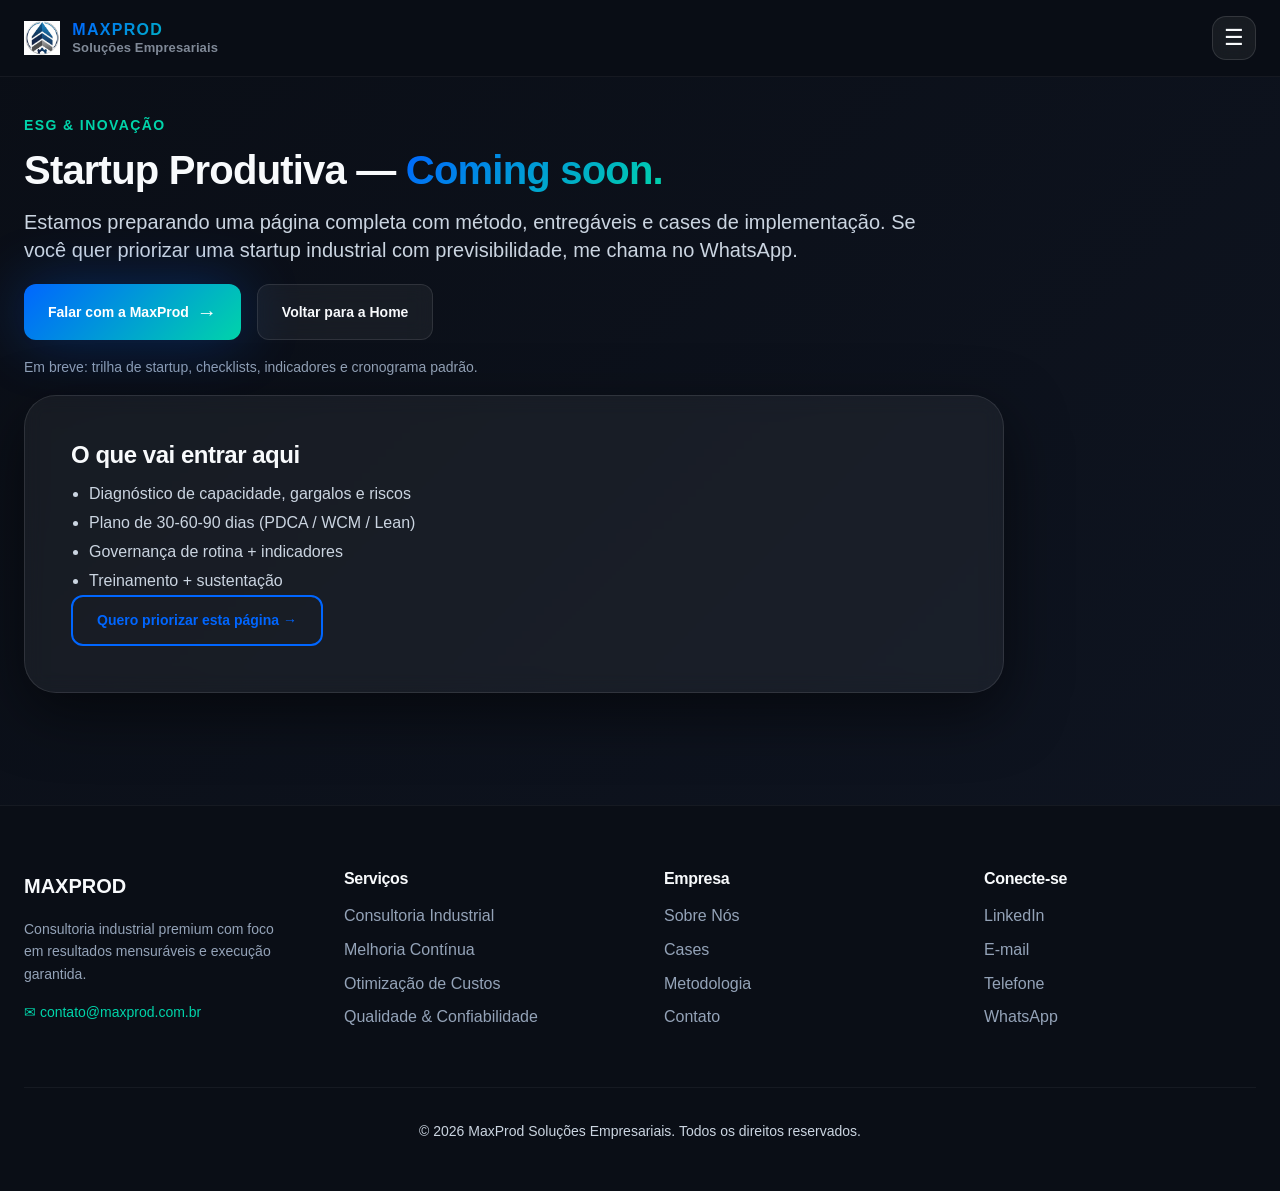
<file: esg/startup-planta-produtiva.html>
<!doctype html>
<html lang="pt-BR">
<head>
  <meta charset="utf-8" />
  <meta name="viewport" content="width=device-width,initial-scale=1,viewport-fit=cover" />
  <meta name="description" content="Startup Produtiva — Em breve. MaxProd." />
  <title>Startup Produtiva | Em breve — MaxProd</title>

  <!-- Open Graph / Social Media -->
  <meta property="og:title" content="Startup Produtiva | Em breve — MaxProd" />
  <meta property="og:description" content="Estamos preparando uma página completa com método, entregáveis e cases de implementação." />
  <meta property="og:type" content="website" />
  <meta property="og:image" content="https://maxprod.com.br/assets/og-image.jpg" />

  <!-- Favicon (caminho absoluto para funcionar dentro de /esg/) -->
  <link rel="icon" type="image/x-icon" href="/assets/favicon.ico">

  <!-- CSS GLOBAL (caminho absoluto para não quebrar em páginas internas) -->
  <link rel="stylesheet" href="/assets/css/site.css">

  <style>
    /* Evita âncoras cortadas pelo header fixo */
    html { scroll-behavior: smooth; }

    /* Como esta página não tem #contact/#cases etc, mantemos só um offset seguro */
    body { padding-top: 84px; } /* ajuste fino caso seu navbar seja mais alto/baixo */
  </style>
</head>

<body>

  <!-- NAVIGATION (PADRÃO GLOBAL — 100% compatível) -->
  <nav class="navbar" id="navbar">
    <div class="container nav-container">
      <a href="/#home" class="logo">
        <img src="/assets/img/logo-imagem1.png" alt="MaxProd Logo">
        <span class="logo-text">
          <span class="logo-title">MAXPROD</span>
          <span class="logo-sub">Soluções Empresariais</span>
        </span>
      </a>

      <button class="mobile-menu-btn" id="mobileMenuBtn">☰</button>

      <ul class="nav-menu">
        <li><a href="/#home" class="nav-link">Home</a></li>
        <li><a href="/#cases" class="nav-link">Cases</a></li>
        <li><a href="/#methodology" class="nav-link">Metodologia</a></li>
        <li><a href="/#services" class="nav-link">Serviços</a></li>

        <!-- ESG & INOVAÇÃO -->
        <li class="nav-item has-dropdown">
          <button class="nav-link nav-dd-toggle" type="button" aria-expanded="false">
            ESG &amp; Inovação <span class="nav-caret" aria-hidden="true">▾</span>
          </button>
          <div class="nav-dropdown nav-drop" role="menu" aria-label="ESG & Inovação">
            <a class="nav-drop-item" href="/esg/projeto-doacao.html">Projeto Doação</a>
            <a class="nav-drop-item" href="/esg/opera-guard.html">IA Aplicada: Opera Guard</a>
            <a class="nav-drop-item" href="/esg/startup-planta-produtiva.html">Startup Produtiva</a>
          </div>
        </li>

        <li><a href="/#calculator" class="nav-link">ROI Calc</a></li>

        <!-- INSIGHTS -->
        <li class="nav-item has-dropdown">
          <button class="nav-link nav-dd-toggle" type="button" aria-expanded="false">
            Insights <span class="nav-caret" aria-hidden="true">▾</span>
          </button>
          <div class="nav-dropdown nav-drop" role="menu" aria-label="Insights">
            <a class="nav-drop-item" href="/insights/">Artigos Técnicos</a>
            <a class="nav-drop-item" href="/insights/white-papers.html">White Papers</a>
          </div>
        </li>

        <li><a href="/clientes.html" class="nav-link">Clientes Atendidos</a></li>
        <li><a href="/sobre.html" class="nav-link">Sobre</a></li>
      </ul>

      <div class="nav-cta">
        <a href="/#contact" class="btn btn-primary">Fale Conosco</a>
      </div>
    </div>
  </nav>

  <!-- MOBILE MENU (PADRÃO GLOBAL — 100% compatível) -->
  <div class="mobile-menu" id="mobileMenu">
    <div class="mobile-menu-header">
      <a href="/#home" class="logo">
        <img src="/assets/img/logo-imagem1.png" alt="MaxProd Logo">
        <span class="logo-text">
          <span class="logo-title">MAXPROD</span>
          <span class="logo-sub">Soluções Empresariais</span>
        </span>
      </a>
      <button id="closeMobileMenu">✕</button>
    </div>

    <ul class="mobile-nav">
      <li><a href="/#home">Home</a></li>
      <li><a href="/#cases">Cases</a></li>
      <li><a href="/#methodology">Metodologia</a></li>
      <li><a href="/#services">Serviços</a></li>

<!-- ESG & INOVAÇÃO (MOBILE) -->
<li style="margin-top: 10px; opacity: .85; font-size: 12px; letter-spacing: .12em;">
  ESG &amp; INOVAÇÃO
</li>
<li><a href="/esg/projeto-doacao.html">Projeto Doação</a></li>
<li><a href="/esg/opera-guard.html">IA Aplicada: Opera Guard</a></li>
<li><a href="/esg/startup-planta-produtiva.html">Startup Produtiva</a></li>

<li><a href="/#calculator">ROI Calc</a></li>

      <li><a href="/insights/">Insights</a></li>
      <li><a href="/clientes.html">Clientes Atendidos</a></li>
      <li><a href="/sobre.html">Sobre</a></li>
      <li><a href="/#contact">Fale Conosco</a></li>
    </ul>

    <div style="margin-top: var(--space-32);">
      <a href="/#calculator" class="btn btn-primary" style="width: 100%; margin-bottom: var(--space-16);">
        Calcular ROI
      </a>
      <a href="/#contact" class="btn btn-secondary" style="width: 100%;">
        Fale Conosco
      </a>
    </div>
  </div>

  <!-- CONTEÚDO (COMING SOON) -->
  <main>

    <section class="section" style="padding-top: 28px;">
      <div class="container">

        <div class="section-header" style="text-align:left; max-width: 980px; margin: 0;">
          <div class="overline">ESG &amp; INOVAÇÃO</div>
          <h2 style="margin-top: var(--space-10);">
            Startup Produtiva —
            <span class="text-gradient">Coming soon.</span>
          </h2>
          <p class="text-lead" style="max-width: 900px; margin: var(--space-16) 0 0;">
            Estamos preparando uma página completa com método, entregáveis e cases de implementação.
            Se você quer priorizar uma startup industrial com previsibilidade, me chama no WhatsApp.
          </p>

          <div style="display:flex; gap: var(--space-16); flex-wrap: wrap; margin-top: var(--space-20);">
            <a href="/#contact" class="btn btn-primary">
              Falar com a MaxProd <span style="font-size: 20px;">→</span>
            </a>
            <a href="/" class="btn btn-secondary">
              Voltar para a Home
            </a>
          </div>

          <p style="margin-top: var(--space-16); font-size: var(--text-sm); color: var(--text-tertiary);">
            Em breve: trilha de startup, checklists, indicadores e cronograma padrão.
          </p>
        </div>

        <div class="visual-card" style="margin-top: var(--space-28); max-width: 980px;">
          <div style="padding: var(--space-24);">
            <h4 style="margin-bottom: var(--space-12);">O que vai entrar aqui</h4>
            <ul style="margin: 0; padding-left: 18px; color: var(--text-secondary); line-height: 1.8;">
              <li>Diagnóstico de capacidade, gargalos e riscos</li>
              <li>Plano de 30-60-90 dias (PDCA / WCM / Lean)</li>
              <li>Governança de rotina + indicadores</li>
              <li>Treinamento + sustentação</li>
            </ul>

            <div style="margin-top: var(--space-18);">
              <a href="/#contact" class="btn btn-outline">Quero priorizar esta página →</a>
            </div>
          </div>
        </div>

      </div>
    </section>

  </main>

  <!-- FOOTER -->
  <footer class="footer">
    <div class="container">
      <div class="footer-grid">
        <div>
          <div class="footer-logo">MAXPROD</div>
          <p style="font-size: var(--text-sm); color: var(--text-tertiary); max-width: 300px;">
            Consultoria industrial premium com foco em resultados mensuráveis e execução garantida.
          </p>
<p style="margin-top: 8px; font-size: var(--text-sm);">
  <a href="mailto:contato@maxprod.com.br" 
     style="color: var(--brand-secondary); text-decoration: none;">
    ✉ contato@maxprod.com.br
  </a>
</p>


          
        </div>

        <div>
          <h6 style="font-size: var(--text-base); margin-bottom: var(--space-16);">Serviços</h6>
          <ul class="footer-links">
            <li><a href="/#cases">Consultoria Industrial</a></li>
            <li><a href="/#methodology">Melhoria Contínua</a></li>
            <li><a href="/#calculator">Otimização de Custos</a></li>
            <li><a href="/#cases">Qualidade & Confiabilidade</a></li>
          </ul>
        </div>

        <div>
          <h6 style="font-size: var(--text-base); margin-bottom: var(--space-16);">Empresa</h6>
          <ul class="footer-links">
            <li><a href="/sobre.html">Sobre Nós</a></li>
            <li><a href="/#cases">Cases</a></li>
            <li><a href="/#methodology">Metodologia</a></li>
            <li><a href="/#contact">Contato</a></li>
          </ul>
        </div>

        <div>
          <h6 style="font-size: var(--text-base); margin-bottom: var(--space-16);">Conecte-se</h6>
          <ul class="footer-links">
            <li><a href="https://linkedin.com/company/maxprod" target="_blank" rel="noopener">LinkedIn</a></li>
            <li><a href="mailto:maxprodsolucoes@gmail.com">E-mail</a></li>
            <li><a href="tel:+5531992793411">Telefone</a></li>
            <li><a href="/#contact">WhatsApp</a></li>
          </ul>
        </div>
      </div>

      <div class="footer-bottom">
        <p>© <span id="currentYear"></span> MaxProd Soluções Empresariais. Todos os direitos reservados.</p>
      </div>
    </div>
  </footer>

  <!-- SCRIPTS (essenciais para o header/footer ficarem iguais à Home) -->
  <script>
    // Current year in footer
    document.getElementById('currentYear').textContent = new Date().getFullYear();

    // Navbar scroll effect
    window.addEventListener('scroll', function() {
      const navbar = document.getElementById('navbar');
      if (!navbar) return;
      if (window.scrollY > 50) navbar.classList.add('scrolled');
      else navbar.classList.remove('scrolled');
    });

    // Mobile menu toggle
    const mobileMenuBtn = document.getElementById('mobileMenuBtn');
    const closeMobileMenu = document.getElementById('closeMobileMenu');
    const mobileMenu = document.getElementById('mobileMenu');

    if (mobileMenuBtn && mobileMenu) {
      mobileMenuBtn.addEventListener('click', function() {
        mobileMenu.classList.add('active');
        document.body.style.overflow = 'hidden';
      });
    }

    if (closeMobileMenu && mobileMenu) {
      closeMobileMenu.addEventListener('click', function() {
        mobileMenu.classList.remove('active');
        document.body.style.overflow = '';
      });
    }

    // Close mobile menu when clicking outside
    if (mobileMenu) {
      mobileMenu.addEventListener('click', function(e) {
        if (e.target === mobileMenu) {
          mobileMenu.classList.remove('active');
          document.body.style.overflow = '';
        }
      });
    }

    // Smooth scroll (HOME) — suporta "#..." e "/#..."
    document.querySelectorAll('a[href^="#"], a[href^="/#"]').forEach(anchor => {
      anchor.addEventListener('click', function(e) {
        const href = this.getAttribute('href');
        if (!href || href === '#' || href === '/#') return;

        // Só aplica smooth scroll se o destino existir na página atual
        const targetId = href.startsWith('/#') ? href.slice(1) : href; // "/#cases" -> "#cases"
        const targetElement = document.querySelector(targetId);

        if (targetElement) {
          e.preventDefault();

          // Close mobile menu if open
          const mm = document.getElementById('mobileMenu');
          if (mm) mm.classList.remove('active');
          document.body.style.overflow = '';

          window.scrollTo({
            top: targetElement.offsetTop - 56,
            behavior: 'smooth'
          });
        }
        // Se não existir (página interna), o navegador navega normalmente para "/#..."
      });
    });

    /* NAV DROPDOWN — TOGGLE (igual comportamento da Home) */
    (function(){
      const items = document.querySelectorAll(".navbar .has-dropdown");
      if(!items.length) return;

      function closeAll(except){
        items.forEach(it => {
          if(it !== except){
            it.classList.remove("is-open");
            const btn = it.querySelector(".nav-dd-toggle");
            if(btn) btn.setAttribute("aria-expanded", "false");
          }
        });
      }

      items.forEach(it => {
        const btn = it.querySelector(".nav-dd-toggle");
        if(!btn) return;

        btn.addEventListener("click", (e) => {
          e.preventDefault();
          e.stopPropagation();
          const isOpen = it.classList.contains("is-open");
          closeAll(it);
          it.classList.toggle("is-open", !isOpen);
          btn.setAttribute("aria-expanded", (!isOpen).toString());
        });
      });

      document.addEventListener("click", () => closeAll(null));
      document.addEventListener("keydown", (e) => {
        if(e.key === "Escape") closeAll(null);
      });
    })();
  </script>

</body>
</html>
</file>
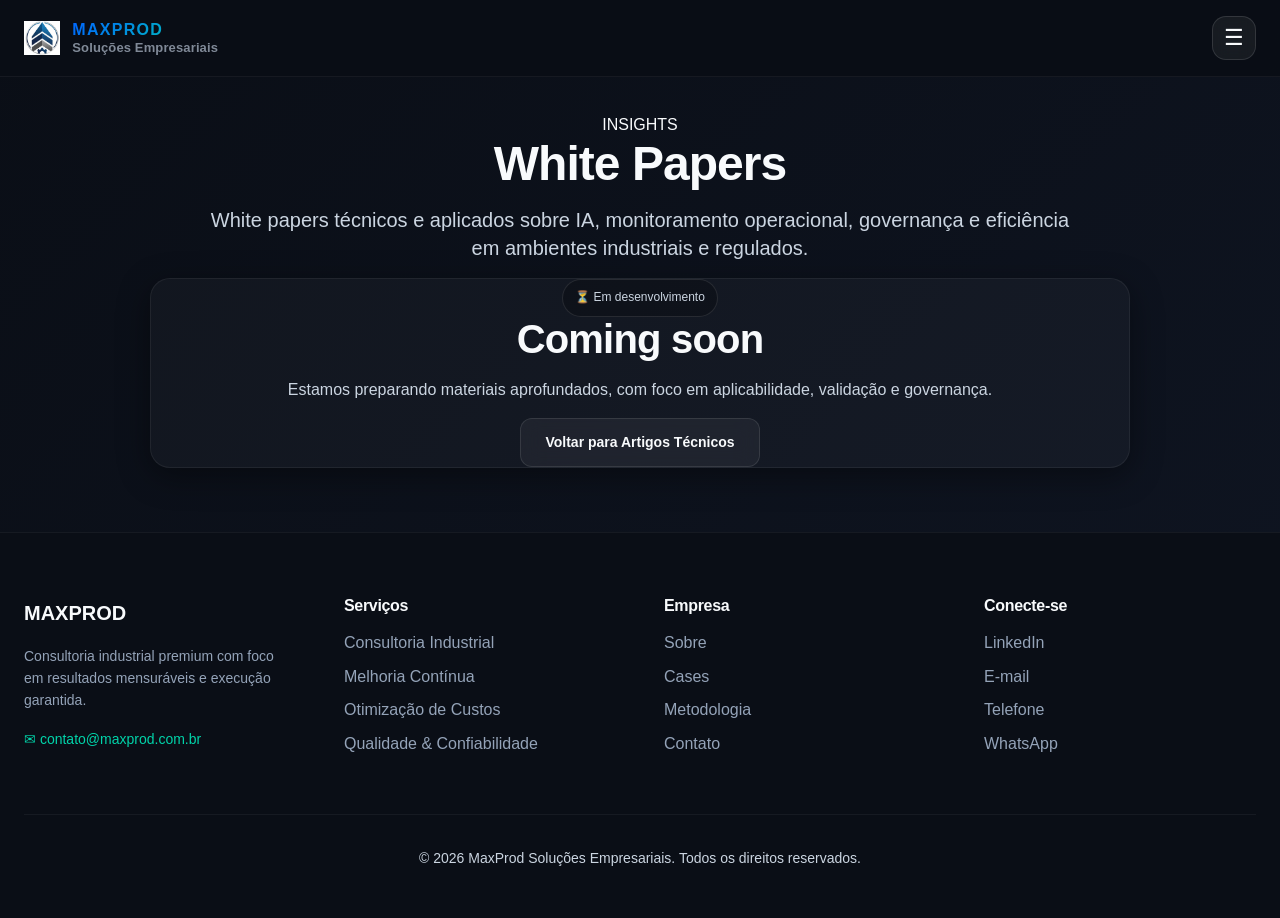
<file: insights/white-papers.html>
<!doctype html>
<html lang="pt-BR">
<head>
  <meta charset="utf-8" />
  <meta name="viewport" content="width=device-width,initial-scale=1,viewport-fit=cover" />
  <meta name="description" content="White Papers MaxProd — em desenvolvimento." />
  <title>Insights | White Papers — MaxProd</title>

  <meta property="og:title" content="Insights | White Papers — MaxProd" />
  <meta property="og:description" content="White papers técnicos e aplicados — em desenvolvimento." />
  <meta property="og:type" content="website" />
  <meta property="og:image" content="https://maxprod.com.br/assets/og-image.jpg" />

  <link rel="icon" type="image/x-icon" href="/assets/favicon.ico">
  <link rel="stylesheet" href="/assets/css/site.css">

  <style>
   .page-hero{
  padding-top: 48px;           /* era muito grande */
  padding-bottom: var(--space-28);
  text-align: center;
}

    .page-hero p{ max-width: 860px; margin: 0 auto; }

    .coming{
      max-width: 980px;
      margin: 0 auto;
      background: rgba(255,255,255,0.03);
      border: 1px solid rgba(255,255,255,0.06);
      border-radius: var(--radius-lg);
      padding: var(--space-28);
      box-shadow: var(--shadow-md);
      text-align: center;
    }
    .coming h2{ margin-top: 0; }
    .badge{
      display:inline-flex;
      align-items:center;
      gap: 10px;
      padding: 8px 12px;
      border-radius: 999px;
      border: 1px solid rgba(255,255,255,0.10);
      background: rgba(0,0,0,0.22);
      color: var(--text-secondary);
      font-size: var(--text-xs);
      margin-bottom: var(--space-14);
    }
  </style>
</head>

<body>
  <!-- NAV (igual ao insights/index.html) -->
  <nav class="navbar" id="navbar">
    <div class="container nav-container">
      <a href="/#home" class="logo">
        <img src="/assets/img/logo-imagem1.png" alt="MaxProd Logo">
        <span class="logo-text">
          <span class="logo-title">MAXPROD</span>
          <span class="logo-sub">Soluções Empresariais</span>
        </span>
      </a>

      <button class="mobile-menu-btn" id="mobileMenuBtn">☰</button>

      <ul class="nav-menu">
        <li><a href="/#home" class="nav-link">Home</a></li>
        <li><a href="/#cases" class="nav-link">Cases</a></li>
        <li><a href="/#methodology" class="nav-link">Metodologia</a></li>
        <li><a href="/#services" class="nav-link">Serviços</a></li>

        <li class="nav-item has-dropdown">
          <button class="nav-link nav-dd-toggle" type="button" aria-expanded="false">
            ESG &amp; Inovação <span class="nav-caret" aria-hidden="true">▾</span>
          </button>
          <div class="nav-dropdown nav-drop" role="menu" aria-label="ESG & Inovação">
            <a class="nav-drop-item" href="/esg/projeto-doacao.html">Projeto Doação</a>
            <a class="nav-drop-item" href="/esg/opera-guard.html">Opera Guard (IA)</a>
            <a class="nav-drop-item" href="/esg/startup-planta-produtiva.html">Startup Produtiva</a>
            <a class="nav-drop-item" href="/esg/economia-circular.html">Economia Circular</a>
          </div>
        </li>

        <li><a href="/#calculator" class="nav-link">ROI Calc</a></li>

  <!-- INSIGHTS -->
<li class="nav-item has-dropdown">
  <button class="nav-link nav-dd-toggle" type="button" aria-expanded="false">
    Insights <span class="nav-caret" aria-hidden="true">▾</span>
  </button>
  <div class="nav-dropdown nav-drop" role="menu" aria-label="Insights">
    <a class="nav-drop-item" href="/insights/">Artigos Técnicos</a>
    <a class="nav-drop-item" href="/insights/white-papers.html">White Papers</a>
  </div>
</li>

        <li><a href="/clientes.html" class="nav-link">Clientes Atendidos</a></li>
        <li><a href="/sobre.html" class="nav-link">Sobre</a></li>
      </ul>

      <div class="nav-cta">
        <a href="/#contact" class="btn btn-primary">Fale Conosco</a>
      </div>
    </div>
  </nav>

  <!-- MOBILE MENU -->
  <div class="mobile-menu" id="mobileMenu">
    <div class="mobile-menu-header">
      <a href="/#home" class="logo">
        <img src="/assets/img/logo-imagem1.png" alt="MaxProd Logo">
        <span class="logo-text">
          <span class="logo-title">MAXPROD</span>
          <span class="logo-sub">Soluções Empresariais</span>
        </span>
      </a>
      <button id="closeMobileMenu">✕</button>
    </div>

    <ul class="mobile-nav">
      <li><a href="/#home">Home</a></li>
      <li><a href="/#cases">Cases</a></li>
      <li><a href="/#methodology">Metodologia</a></li>
      <li><a href="/#services">Serviços</a></li>

<!-- ESG & INOVAÇÃO (MOBILE) -->
<li style="margin-top: 10px; opacity: .85; font-size: 12px; letter-spacing: .12em;">
  ESG &amp; INOVAÇÃO
</li>
<li><a href="/esg/projeto-doacao.html">Projeto Doação</a></li>
<li><a href="/esg/opera-guard.html">IA Aplicada: Opera Guard</a></li>
<li><a href="/esg/startup-planta-produtiva.html">Startup Produtiva</a></li>

<li><a href="/#calculator">ROI Calc</a></li>

      <li><a href="/insights/">Insights</a></li>
      <li><a href="/clientes.html">Clientes Atendidos</a></li>
      <li><a href="/sobre.html">Sobre</a></li>
      <li><a href="/#contact">Fale Conosco</a></li>
    </ul>

    <div style="margin-top: var(--space-32);">
      <a href="/#calculator" class="btn btn-primary" style="width: 100%; margin-bottom: var(--space-16);">
        Calcular ROI
      </a>
      <a href="/#contact" class="btn btn-secondary" style="width: 100%;">
        Fale Conosco
      </a>
    </div>
  </div>

  <main class="section">
    <div class="container">
      <header class="page-hero">
        <div class="overline">INSIGHTS</div>
        <h1>White Papers</h1>
        <p class="text-lead">
          White papers técnicos e aplicados sobre IA, monitoramento operacional, governança e eficiência em ambientes industriais e regulados.
        </p>
      </header>

      <section class="coming">
        <div class="badge">⏳ Em desenvolvimento</div>
        <h2>Coming soon</h2>
        <p style="color: var(--text-secondary); margin-bottom: var(--space-16);">
          Estamos preparando materiais aprofundados, com foco em aplicabilidade, validação e governança.
        </p>
        <a class="btn btn-secondary" href="/insights/">Voltar para Artigos Técnicos</a>
      </section>
    </div>
  </main>

  <!-- FOOTER -->
  <footer class="footer">
    <div class="container">
      <div class="footer-grid">
        <div>
          <div class="footer-logo">MAXPROD</div>
          <p style="font-size: var(--text-sm); color: var(--text-tertiary); max-width: 300px;">
            Consultoria industrial premium com foco em resultados mensuráveis e execução garantida.
          </p>
<p style="margin-top: 8px; font-size: var(--text-sm);">
  <a href="mailto:contato@maxprod.com.br" 
     style="color: var(--brand-secondary); text-decoration: none;">
    ✉ contato@maxprod.com.br
  </a>
</p>
          
        </div>

        <div>
          <h6 style="font-size: var(--text-base); margin-bottom: var(--space-16);">Serviços</h6>
          <ul class="footer-links">
            <li><a href="/#cases">Consultoria Industrial</a></li>
            <li><a href="/#methodology">Melhoria Contínua</a></li>
            <li><a href="/#calculator">Otimização de Custos</a></li>
            <li><a href="/#cases">Qualidade & Confiabilidade</a></li>
          </ul>
        </div>

        <div>
          <h6 style="font-size: var(--text-base); margin-bottom: var(--space-16);">Empresa</h6>
          <ul class="footer-links">
            <li><a href="/sobre.html">Sobre</a></li>
            <li><a href="/#cases">Cases</a></li>
            <li><a href="/#methodology">Metodologia</a></li>
            <li><a href="/#contact">Contato</a></li>
          </ul>
        </div>

        <div>
          <h6 style="font-size: var(--text-base); margin-bottom: var(--space-16);">Conecte-se</h6>
          <ul class="footer-links">
            <li><a href="https://linkedin.com/company/maxprod" target="_blank" rel="noopener">LinkedIn</a></li>
            <li><a href="mailto:maxprodsolucoes@gmail.com">E-mail</a></li>
            <li><a href="tel:+5531992793411">Telefone</a></li>
            <li><a href="/#contact">WhatsApp</a></li>
          </ul>
        </div>
      </div>

      <div class="footer-bottom">
        <p>© <span id="currentYear"></span> MaxProd Soluções Empresariais. Todos os direitos reservados.</p>
      </div>
    </div>
  </footer>

  <script>
    document.getElementById('currentYear').textContent = new Date().getFullYear();

    window.addEventListener('scroll', function() {
      const navbar = document.getElementById('navbar');
      if (window.scrollY > 50) navbar.classList.add('scrolled');
      else navbar.classList.remove('scrolled');
    });

    const mobileMenuBtn = document.getElementById('mobileMenuBtn');
    const closeMobileMenu = document.getElementById('closeMobileMenu');
    const mobileMenu = document.getElementById('mobileMenu');

    mobileMenuBtn.addEventListener('click', function() {
      mobileMenu.classList.add('active');
      document.body.style.overflow = 'hidden';
    });

    closeMobileMenu.addEventListener('click', function() {
      mobileMenu.classList.remove('active');
      document.body.style.overflow = '';
    });

    mobileMenu.addEventListener('click', function(e) {
      if (e.target === mobileMenu) {
        mobileMenu.classList.remove('active');
        document.body.style.overflow = '';
      }
    });

    (function(){
      const items = document.querySelectorAll(".navbar .has-dropdown");
      if(!items.length) return;

      function closeAll(except){
        items.forEach(it => {
          if(it !== except){
            it.classList.remove("is-open");
            const btn = it.querySelector(".nav-dd-toggle");
            if(btn) btn.setAttribute("aria-expanded", "false");
          }
        });
      }

      items.forEach(it => {
        const btn = it.querySelector(".nav-dd-toggle");
        if(!btn) return;

        btn.addEventListener("click", (e) => {
          e.preventDefault();
          e.stopPropagation();
          const isOpen = it.classList.contains("is-open");
          closeAll(it);
          it.classList.toggle("is-open", !isOpen);
          btn.setAttribute("aria-expanded", (!isOpen).toString());
        });
      });

      document.addEventListener("click", () => closeAll(null));
      document.addEventListener("keydown", (e) => {
        if(e.key === "Escape") closeAll(null);
      });
    })();
  </script>
</body>
</html>
</file>
<file: assets/css/site.css>
/* ===============================
       DESIGN SYSTEM - NIVEL NVIDIA/APPLE
       =============================== */
    :root {
      /* PALETA PREMIUM - Industrial Tech */
      --space-1: #0A0E16;      /* Fundo principal */
      --space-2: #0F1522;      /* Fundo secundário */
      --space-3: #141B2B;      /* Cards/Containers */
      
      /* TEXTO - Hierarquia clara */
      --text-primary: #F0F4FF;
      --text-secondary: #B8C4E0;
      --text-tertiary: #7E8BA6;
      
      /* CORES DE MARCA - Vibração tech */
      --brand-primary: #0066FF;     /* Azul NVIDIA */
      --brand-secondary: #00D4AA;   /* Ciano Apple */
      --brand-accent: #FF6B35;      /* Laranja Alerta */
      
      /* SEMÂNTICAS */
      --success: #00C781;
      --warning: #FFB224;
      --error: #FF4757;
      
      /* GRADIENTS PREMIUM */
      --gradient-space: linear-gradient(135deg, var(--space-1) 0%, var(--space-2) 100%);
      --gradient-brand: linear-gradient(135deg, var(--brand-primary) 0%, var(--brand-secondary) 100%);
      --gradient-card: linear-gradient(180deg, rgba(255,255,255,0.03) 0%, rgba(255,255,255,0) 100%);
      
      /* SOMBRAS - Profundidade real */
      --shadow-sm: 0 2px 8px rgba(0,0,0,0.3);
      --shadow-md: 0 8px 32px rgba(0,0,0,0.4);
      --shadow-lg: 0 20px 60px rgba(0,0,0,0.5);
      --shadow-glow: 0 0 40px rgba(0,102,255,0.3);
      
      /* BORDAS - Precisas */
      --radius-sm: 8px;
      --radius-md: 12px;
      --radius-lg: 20px;
      --radius-xl: 28px;
      
      /* TIPOGRAFIA - Scale de 4px */
      --text-xs: 12px;
      --text-sm: 14px;
      --text-base: 16px;
      --text-lg: 18px;
      --text-xl: 20px;
      --text-2xl: 24px;
      --text-3xl: 32px;
      --text-4xl: 40px;
      --text-5xl: 48px;
      
      /* ESPAÇAMENTO - Sistema 8pt */
      --space-4: 4px;
      --space-8: 8px;
      --space-12: 12px;
      --space-16: 16px;
      --space-20: 20px;
      --space-24: 24px;
      --space-32: 32px;
      --space-40: 40px;
      --space-48: 48px;
      --space-64: 64px;
      
      /* ANIMAÇÕES - Suaves e propositais */
      --transition-fast: 150ms cubic-bezier(0.4, 0, 0.2, 1);
      --transition-base: 250ms cubic-bezier(0.4, 0, 0.2, 1);
      --transition-slow: 400ms cubic-bezier(0.4, 0, 0.2, 1);
      
      /* GLASSMORPHISM */
      --glass-bg: rgba(255,255,255,0.05);
      --glass-border: rgba(255,255,255,0.1);
      --glass-shadow: 0 8px 32px rgba(0,0,0,0.2);
    }

    /* ===============================
       RESET & BASE STYLES
       =============================== */
    *, *::before, *::after {
      box-sizing: border-box;
      margin: 0;
      padding: 0;
    }

    html {
      scroll-behavior: smooth;
      font-size: 16px;
    }

    body {
      font-family: 'Inter', -apple-system, BlinkMacSystemFont, 'Segoe UI', Roboto, Oxygen, Ubuntu, sans-serif;
      background: var(--gradient-space);
      color: var(--text-primary);
      line-height: 1.6;
      -webkit-font-smoothing: antialiased;
      -moz-osx-font-smoothing: grayscale;
      overflow-x: hidden;
    }

    /* ===============================
       TYPOGRAPHY SCALE
       =============================== */
    /* Margem inferior para cards */
.visual-card {
  margin-bottom: var(--space-48);
}
    h1, h2, h3, h4, h5, h6 {
      font-weight: 700;
      line-height: 1.1;
      letter-spacing: -0.02em;
      margin-bottom: var(--space-16);
    }

    h1 { font-size: var(--text-5xl); }
    h2 { font-size: var(--text-4xl); }
    h3 { font-size: var(--text-3xl); }
    h4 { font-size: var(--text-2xl); }
    h5 { font-size: var(--text-xl); }
    h6 { font-size: var(--text-lg); }

    p {
      margin-bottom: var(--space-16);
      color: var(--text-secondary);
    }

    .text-lead {
      font-size: var(--text-xl);
      line-height: 1.4;
      color: var(--text-secondary);
    }

    /* ===============================
       LAYOUT COMPONENTS
       =============================== */
    .container {
      width: 100%;
      max-width: 1280px;
      margin: 0 auto;
      padding: 0 var(--space-24);
    }

    .section {
      padding: var(--space-64) 0;
      position: relative;
    }
/* PATCH — sobe a dobra da Metodologia para o CTA aparecer */
#methodology.section{
  padding-top: var(--space-48);
  padding-bottom: var(--space-48);
}
    .section-header {
      /* Espaçamento entre menu e conteúdo */
.main-content {
  margin-top: var(--space-32);
}
      text-align: center;
      margin-bottom: var(--space-48);
    }

    .section-header .overline {
      display: inline-block;
      font-size: var(--text-sm);
      font-weight: 600;
      color: var(--brand-secondary);
      text-transform: uppercase;
      letter-spacing: 0.1em;
      margin-bottom: var(--space-12);
    }

    /* ===============================
       NAVIGATION - Premium Fixed
       =============================== */
    .navbar {
      position: fixed;
      top: 0;
      left: 0;
      right: 0;
      z-index: 1000;
      background: rgba(10, 14, 22, 0.95);
      backdrop-filter: blur(20px);
      border-bottom: 1px solid rgba(255,255,255,0.05);
      padding: var(--space-16) 0;
      transition: all var(--transition-base);
    }

    .navbar.scrolled {
      padding: var(--space-12) 0;
      background: rgba(10, 14, 22, 0.98);
    }

    .nav-container {
      display: flex;
      align-items: center;
      justify-content: space-between;
    }

    .logo {
      display: flex;
      align-items: center;
      gap: var(--space-12);
      text-decoration: none;
      color: var(--text-primary);
      font-weight: 700;
      font-size: var(--text-xl);
    }

    .navbar .logo img{
  height: 34px !important;  /* ajuste aqui: 32 / 36 / 40 */
  width: auto !important;
  display: block;
}
    .mobile-menu .logo img{
  height: 34px !important;
  width: auto !important;
  display: block;
}
    .logo-text{ max-width: 220px; }
.logo-sub{ white-space: nowrap; opacity: .9; }

.logo-text{
  display: flex;
  flex-direction: column;
  line-height: 1.05;
}

.logo-title{
  font-weight: 800;
  letter-spacing: 0.08em;
  font-size: 16px;
  background: var(--gradient-brand);
  -webkit-background-clip: text;
  -webkit-text-fill-color: transparent;
}

.logo-sub{
  margin-top: 2px;
  font-weight: 600;
  font-size: 13px;
  letter-spacing: 0.01em;
  color: #8D97A6;              /* cinza da referência */
}

    .nav-menu {
      display: flex;
      align-items: center;
      gap: var(--space-32);
      list-style: none;
    }

    .nav-link {
      color: var(--text-secondary);
      text-decoration: none;
      font-weight: 500;
      font-size: var(--text-sm);
      transition: color var(--transition-fast);
      position: relative;
    }

    .nav-link:hover {
      color: var(--text-primary);
    }

    .nav-link.active {
      color: var(--brand-primary);
    }

    .nav-link.active::after {
      content: '';
      position: absolute;
      bottom: -4px;
      left: 0;
      right: 0;
      height: 2px;
      background: var(--brand-primary);
      border-radius: 2px;
    }

    .nav-cta {
      display: flex;
      align-items: center;
      gap: var(--space-16);
    }

    /* ===============================
       BUTTON SYSTEM - Premium
       =============================== */
    .btn {
      display: inline-flex;
      align-items: center;
      justify-content: center;
      gap: var(--space-8);
      padding: var(--space-12) var(--space-24);
      border-radius: var(--radius-md);
      font-weight: 600;
      font-size: var(--text-sm);
      text-decoration: none;
      border: none;
      cursor: pointer;
      transition: all var(--transition-base);
      position: relative;
      overflow: hidden;
    }

    .btn::before {
      content: '';
      position: absolute;
      top: 0;
      left: -100%;
      width: 100%;
      height: 100%;
      background: linear-gradient(90deg, transparent, rgba(255,255,255,0.1), transparent);
      transition: left 0.6s;
    }

    .btn:hover::before {
      left: 100%;
    }

    .btn-primary {
      background: var(--gradient-brand);
      color: white;
      box-shadow: var(--shadow-glow);
    }

    .btn-primary:hover {
      transform: translateY(-2px);
      box-shadow: 0 12px 40px rgba(0,102,255,0.4);
    }

    .btn-secondary {
      background: var(--glass-bg);
      color: var(--text-primary);
      border: 1px solid var(--glass-border);
      backdrop-filter: blur(10px);
    }

    .btn-secondary:hover {
      background: rgba(255,255,255,0.1);
      transform: translateY(-2px);
    }

    .btn-outline {
      background: transparent;
      color: var(--brand-primary);
      border: 2px solid var(--brand-primary);
    }

    .btn-outline:hover {
      background: rgba(0,102,255,0.1);
      transform: translateY(-2px);
    }

    /* ===============================
       HERO SECTION - Impacto Imediato
       =============================== */
    .hero {
  min-height: calc(100svh - 88px);
  display: flex;
  align-items: center;
  position: relative;
  overflow: hidden;
  padding-top: 100px;
  padding-bottom: 56px;
}

    .hero-bg {
      position: absolute;
      top: 0;
      left: 0;
      right: 0;
      bottom: 0;
      background: 
        radial-gradient(circle at 20% 30%, rgba(0,102,255,0.15) 0%, transparent 50%),
        radial-gradient(circle at 80% 70%, rgba(0,212,170,0.1) 0%, transparent 50%);
      z-index: -1;
    }

    .hero-grid {
      display: grid;
      grid-template-columns: 1fr 1fr;
      gap: var(--space-48);
      align-items: center;
    }

    .hero-content h1 {
      margin-bottom: var(--space-24);
    }

    .hero-stats {
  display: grid;
  grid-template-columns: repeat(3, 1fr);
  gap: var(--space-16);
  margin: var(--space-24) 0;
}

    .stat {
      text-align: center;
    }

    .stat-number {
      font-size: 56px; /* AQUI */
      font-weight: 800;
      background: var(--gradient-brand);
      -webkit-background-clip: text;
      -webkit-text-fill-color: transparent;
      margin-bottom: var(--space-4);
    }

    .stat-label {
      font-size: var(--text-sm);
      color: var(--text-tertiary);
    }

    .hero-visual {
      position: relative;
    }

    .visual-card {
  background: var(--glass-bg);
  backdrop-filter: blur(10px);
  border: 1px solid var(--glass-border);
  border-radius: 32px;        /* mais arredondado, premium */
  padding: var(--space-24);   /* reduz altura total do card */
  box-shadow: var(--shadow-lg);
  overflow: hidden;           /* garante borda limpa com glow */
}

    /* ===============================
       CASES SECTION - Grid Interativo
       =============================== */
    /* ===============================
   ASSESSMENT CARD - Compacto
   =============================== */
.assessment-card {
  border-radius: var(--radius-lg);
  background: var(--glass-bg);
  backdrop-filter: blur(10px);
  border: 1px solid var(--glass-border);
  padding: var(--space-20);
  box-shadow: var(--shadow-md);
  position: relative;
  overflow: hidden;
}

.assessment-card::before {
  content: '';
  position: absolute;
  top: -50%;
  left: -50%;
  right: -50%;
  bottom: -50%;
  background: radial-gradient(circle at 50% 50%, rgba(0,102,255,0.08) 0%, transparent 70%);
  z-index: 0;
  pointer-events: none;
}

.assessment-content {
  position: relative;
  z-index: 1;
}

.assessment-item {
  display: flex;
  align-items: flex-start;
  gap: var(--space-8);
  padding: var(--space-8);
  background: rgba(255,255,255,0.03);
  border-radius: var(--radius-sm);
  border: 1px solid rgba(255,255,255,0.05);
  cursor: pointer;
  transition: all 0.2s ease;
  margin-bottom: var(--space-4);
}

.assessment-item:hover {
  background: rgba(255,255,255,0.05);
  transform: translateY(-1px);
}

.assessment-item input[type="checkbox"] {
  margin-top: 2px;
  flex-shrink: 0;
}

.assessment-item span {
  font-size: var(--text-xs);
  line-height: 1.3;
  color: var(--text-secondary);
}

.assessment-item strong {
  color: var(--text-primary);
  font-weight: 600;
}

.assessment-actions {
  display: grid;
  gap: var(--space-8);
  margin-top: var(--space-16);
}

    .cases-grid {
      display: grid;
      grid-template-columns: repeat(auto-fit, minmax(300px, 1fr));
      gap: var(--space-24);
      margin: var(--space-48) 0;
    }

    .case-card {
      background: var(--space-3);
      border-radius: var(--radius-lg);
      overflow: hidden;
      border: 1px solid rgba(255,255,255,0.05);
      transition: all var(--transition-base);
      cursor: pointer;
    }

    .case-card:hover {
      transform: translateY(-6px);
      border-color: var(--brand-primary);
      box-shadow: var(--shadow-lg);
    }

    .case-image {
      height: 140px;

      /* Fundo padrão (mantém o visual premium nos outros cards) */
      background:
        linear-gradient(
          135deg,
          rgba(20,30,60,.75),
          rgba(20,30,60,.85)
        );

      display: flex;
      align-items: center;
      justify-content: center;
      position: relative;
      overflow: hidden;
    }

    /* IMAGEM APENAS NO CASE 1 (1º card) — caminho confirmado */
    .cases-grid--4 .case-card:nth-child(1) .case-image{
      background:
        linear-gradient(
          135deg,
          rgba(20,30,60,.55),
          rgba(20,30,60,.78)
        ),
        url("/assets/img/robo-case1.png") center / cover no-repeat;
    }

/* IMAGEM APENAS NO CASE 2 (2º card) — DOE */
.cases-grid--4 .case-card:nth-child(2) .case-image{
  background:
    linear-gradient(
      135deg,
      rgba(20,30,60,.55),
      rgba(20,30,60,.78)
    ),
    url("/assets/img/methodology-doe-framework.png") center / cover no-repeat;
}

    .case-image::after {
      content: '';
      position: absolute;
      inset: 0;
      background: linear-gradient(to bottom, transparent, rgba(0,0,0,0.3));
    }

    .case-client {
      position: absolute;
      bottom: var(--space-16);
      left: var(--space-16);
      font-size: var(--text-sm);
      font-weight: 600;
      color: white;
      z-index: 1;
    }

    .case-content {
      padding: var(--space-24);
    }

    .case-tags {
      display: flex;
      gap: var(--space-8);
      margin-bottom: var(--space-16);
      flex-wrap: wrap;
    }

    .case-tag {
      font-size: var(--text-xs);
      padding: var(--space-4) var(--space-8);
      background: rgba(0,102,255,0.1);
      color: var(--brand-primary);
      border-radius: var(--radius-sm);
      font-weight: 600;
    }

    .case-results {
      margin-top: var(--space-16);
      padding-top: var(--space-16);
      border-top: 1px solid rgba(255,255,255,0.05);
    }

    .result-item {
      display: flex;
      justify-content: space-between;
      margin-bottom: var(--space-8);
    }

    .result-label {
      color: var(--text-tertiary);
      font-size: var(--text-sm);
    }

    .result-value {
      color: var(--success);
      font-weight: 600;
      font-size: var(--text-sm);
    }

    /* ===============================
       PATCH - CASES (4 COL, COMPACT, CTA SOBRE CARD 4)
       =============================== */
    #cases.section{
      padding-top: var(--space-32);   /* aproxima do header/nav */
      padding-bottom: var(--space-48);
      scroll-margin-top: 96px;        /* âncora não fica colada no menu */
    }
    #cases .section-header{
      margin-bottom: var(--space-32); /* menos “respiro” antes do grid */
    }

    .cases-stage{
      display: grid;
      grid-template-columns: repeat(4, 1fr);
      gap: var(--space-24);
      align-items: start;
      margin-top: var(--space-24);
    }

    /* CTA “encaixado” acima do card 4 */
    .cases-cta-float{
      grid-column: 4;
      grid-row: 1;
      align-self: end;
      justify-self: stretch;
    }

   .cases-cta-float .btn{
  width: 100%;
  border-radius: 14px;              /* era radius-lg -> menor */
  padding: 10px 14px;               /* era 12/16 -> reduz altura */
  font-size: 13px;                  /* ligeiramente menor */
  line-height: 1.1;                 /* trava altura */
  box-shadow: 0 8px 26px rgba(0,102,255,0.18);
}


    /* grid dos 4 cases */
    .cases-grid--4{
      grid-column: 1 / -1;
      grid-row: 2;
      display: grid;
      grid-template-columns: repeat(4, 1fr);
      gap: var(--space-24);
      margin: 0; /* remove margin antiga da .cases-grid */
    }

    /* Compactação dos cards (para caber em 1 tela) */
    #cases .case-client{
      bottom: var(--space-12);
      left: var(--space-12);
      font-size: 13px;
    }
   #cases .case-content{ padding: 12px; padding-bottom: 40px; }
    #cases .case-tags{ margin-bottom: var(--space-12); }
    #cases .case-tag{ font-size: 11px; padding: 3px 8px; }
    #cases .case-content h4{
      font-size: var(--text-lg);
      margin-bottom: var(--space-8);
    }
    #cases .case-content p{
      font-size: var(--text-sm);
      margin-bottom: var(--space-12);
      display: -webkit-box;
      -webkit-line-clamp: 2;
      -webkit-box-orient: vertical;
      overflow: hidden;
    }
    #cases .case-results{
      margin-top: var(--space-12);
      padding-top: var(--space-12);
    }
    #cases .result-item{ margin-bottom: 6px; }
    #cases .result-label, #cases .result-value{ font-size: 13px; }

    /* Responsivo: 2 col + CTA em cima */
    @media (max-width: 1200px){
      .cases-stage{
        grid-template-columns: repeat(2, 1fr);
      }
      .cases-cta-float{
        grid-column: 1 / -1;
        grid-row: 1;
        justify-self: center;
        max-width: 460px;
        width: 100%;
      }
      .cases-grid--4{
        grid-template-columns: repeat(2, 1fr);
        grid-row: 2;
      }
    }
    @media (max-width: 640px){
      .cases-grid--4{
        grid-template-columns: 1fr;
      }
      .cases-cta-float{
        max-width: none;
      }
    }
    /* =========================================
   PATCH 2 — CASES "1 PÁGINA" (mais compacto)
   - sobe "RESULTADOS COMPROVADOS"
   - reduz espaço do texto final -> CTA
   - cards mais largos e mais próximos
   ========================================= */

#cases.section{
  padding-top: 22px;              /* estava 32px -> sobe um pouco mais */
  padding-bottom: var(--space-40);
}

/* sobe um toque o overline */
#cases .section-header .overline{
  margin-bottom: 6px;             /* estava 12px */
  transform: translateY(-2px);
}

/* reduz espaço entre título/sub e o grid */
#cases .section-header{
  margin-bottom: 18px;            /* estava 32px -> aproxima do conteúdo */
}

/* reduz distância do texto "no seu negócio" para o CTA/grid */
#cases .section-header .text-lead{
  margin-bottom: 8px !important;  /* força menor respiro */
}

/* aproxima CTA do texto e do topo do card 4 */
.cases-stage{
  gap: 16px;                      /* estava 24px -> reduz espaçamento geral */
  margin-top: 10px;               /* estava 24px -> sobe o conjunto */
}

/* CTA mais perto do texto final e alinhado melhor */
.cases-cta-float{
  align-self: start;              /* antes end -> sobe o botão */
  margin-top: -6px;               /* aproxima um pouco mais do parágrafo */
}

/* deixa cards mais "largos" visualmente: menor gap entre eles */
.cases-grid--4{
  gap: 16px;                      /* estava 24px */
}

/* em telas largas, dá ainda mais largura pros cards (sem quebrar layout) */
@media (min-width: 1280px){
  .container{ max-width: 1360px; }  /* antes 1280 -> +largura pros 4 cards */
}

/* opcional: card um pouco mais baixo para caber sem scroll */
#cases .case-content{ padding: 12px; padding-bottom: 48px; } /* estava 16px */
/* =========================================
   PATCH FINAL — FECHAMENTO DE DOBRA
   ========================================= */

/* sobe levemente todo o bloco de cases */
#cases.section{
  padding-top: 16px;        /* era 22px */
}

/* reduz mais um pouco o espaço do texto final */
#cases .section-header .text-lead{
  margin-bottom: 4px !important;
}

/* aproxima CTA do texto */
.cases-cta-float{
  margin-top: -10px;        /* era -6px */
}

/* cards ainda mais “juntos” */
.cases-stage{
  gap: 9px;                /* era 16px */
}

/* reduz 2px da imagem do card */

/* título do card levemente menor (imperceptível visualmente) */
#cases .case-content h4{
  font-size: 17px;
}

/* descrição com 1 linha e meia visual */
#cases .case-content p{
  -webkit-line-clamp: 2;
  line-height: 1.35;
}


    /* ===============================
       METHODOLOGY - Arquitetura Visual
       =============================== */
    .methodology-steps {
      display: grid;
      grid-template-columns: repeat(auto-fit, minmax(250px, 1fr));
      gap: var(--space-24);
      margin: var(--space-48) 0;
    }

    .step {
      text-align: center;
      padding: var(--space-32);
      background: var(--glass-bg);
      border-radius: var(--radius-lg);
      border: 1px solid var(--glass-border);
      position: relative;
    }

    .step-number {
      width: 48px;
      height: 48px;
      background: var(--gradient-brand);
      border-radius: 50%;
      display: flex;
      align-items: center;
      justify-content: center;
      font-weight: 800;
      font-size: var(--text-lg);
      margin: 0 auto var(--space-16);
      color: white;
    }

    /* ===============================
       TESTIMONIALS - Social Proof
       =============================== */
    .testimonial-slider {
      position: relative;
      max-width: 800px;
      margin: 0 auto;
    }

    .testimonial {
      background: var(--space-3);
      border-radius: var(--radius-lg);
      padding: var(--space-40);
      text-align: center;
      border: 1px solid rgba(255,255,255,0.05);
    }

    .testimonial-quote {
      font-size: var(--text-xl);
      font-style: italic;
      margin-bottom: var(--space-24);
      color: var(--text-secondary);
    }

    .testimonial-author {
      font-weight: 600;
      margin-bottom: var(--space-4);
    }

    .testimonial-role {
      color: var(--text-tertiary);
      font-size: var(--text-sm);
    }

    /* ===============================
       CTA SECTION - Conversão Final
       =============================== */
    .cta-section {
      text-align: center;
      padding: var(--space-80) 0;
      background: linear-gradient(135deg, rgba(0,102,255,0.1), rgba(0,212,170,0.05));
      position: relative;
      overflow: hidden;
    }

    .cta-section::before {
      content: '';
      position: absolute;
      top: -50%;
      left: -50%;
      right: -50%;
      bottom: -50%;
      background: radial-gradient(circle at 50% 50%, rgba(0,102,255,0.1) 0%, transparent 50%);
      animation: rotate 20s linear infinite;
      z-index: -1;
    }

    @keyframes rotate {
      0% { transform: rotate(0deg); }
      100% { transform: rotate(360deg); }
    }

    /* ===============================
       FOOTER
       =============================== */
    .footer {
      background: var(--space-1);
      border-top: 1px solid rgba(255,255,255,0.05);
      padding: var(--space-64) 0 var(--space-32);
    }

    .footer-grid {
      display: grid;
      grid-template-columns: repeat(auto-fit, minmax(200px, 1fr));
      gap: var(--space-48);
      margin-bottom: var(--space-48);
    }

    .footer-logo {
      font-size: var(--text-xl);
      font-weight: 700;
      margin-bottom: var(--space-16);
    }

    .footer-links {
      list-style: none;
    }

    .footer-links li {
      margin-bottom: var(--space-8);
    }

    .footer-links a {
      color: var(--text-tertiary);
      text-decoration: none;
      transition: color var(--transition-fast);
    }

    .footer-links a:hover {
      color: var(--text-primary);
    }

    .footer-bottom {
      text-align: center;
      padding-top: var(--space-32);
      border-top: 1px solid rgba(255,255,255,0.05);
      color: var(--text-tertiary);
      font-size: var(--text-sm);
    }

    /* ===============================
       UTILITY CLASSES
       =============================== */
    .text-gradient {
      background: var(--gradient-brand);
      -webkit-background-clip: text;
      -webkit-text-fill-color: transparent;
    }

    .glass {
      background: var(--glass-bg);
      backdrop-filter: blur(10px);
      border: 1px solid var(--glass-border);
    }

    .animate-on-scroll {
      opacity: 0;
      transform: translateY(30px);
      transition: all 0.8s cubic-bezier(0.4, 0, 0.2, 1);
    }

    .animate-on-scroll.visible {
      opacity: 1;
      transform: translateY(0);
    }

    /* ===============================
       RESPONSIVE DESIGN
       =============================== */
    @media (max-width: 1024px) {
      :root {
        --text-4xl: 36px;
        --text-5xl: 42px;
      }
      
      .hero-grid {
  display: grid;
  grid-template-columns: 1fr 1fr;
  gap: var(--space-32);
  align-items: center;
}

      .nav-menu {
        display: none;
      }

      .mobile-menu-btn {
        display: block;
      }
    }

    @media (max-width: 768px) {
      .section {
        padding: var(--space-48) 0;
      }

      h1 { font-size: var(--text-4xl); }
      h2 { font-size: var(--text-3xl); }

      .hero-stats {
        grid-template-columns: 1fr;
      }

      .cases-grid {
        grid-template-columns: 1fr;
      }
    }

    @media (max-width: 480px) {
      .container {
        padding: 0 var(--space-16);
      }

      .btn {
        width: 100%;
        justify-content: center;
      }

      .nav-cta {
        flex-direction: column;
        width: 100%;
      }
    }

    /* ===============================
       MOBILE MENU
       =============================== */
    .mobile-menu-btn {
      display: none;
      background: none;
      border: none;
      color: var(--text-primary);
      font-size: 24px;
      cursor: pointer;
    }

    .mobile-menu {
      position: fixed;
      top: 0;
      left: 0;
      right: 0;
      bottom: 0;
      background: var(--space-1);
      z-index: 1001;
      padding: var(--space-32);
      transform: translateX(100%);
      transition: transform var(--transition-base);
    }

    .mobile-menu.active {
      transform: translateX(0);
    }

    .mobile-menu-header {
      display: flex;
      justify-content: space-between;
      align-items: center;
      margin-bottom: var(--space-32);
    }

    .mobile-nav {
      list-style: none;
    }

    .mobile-nav li {
      margin-bottom: var(--space-16);
    }

    .mobile-nav a {
      font-size: var(--text-xl);
      color: var(--text-primary);
      text-decoration: none;
      display: block;
      padding: var(--space-12) 0;
    }

    /* ===============================
       ANIMATIONS & EFFECTS
       =============================== */
    @keyframes float {
      0%, 100% { transform: translateY(0); }
      50% { transform: translateY(-10px); }
    }

    .floating {
      animation: float 3s ease-in-out infinite;
    }

   /* ===============================
   HERO STATS - Pulse premium (sutil)
   =============================== */

.hero .stat-number.pulse {
  animation: heroPulse 900ms ease-out 1;
  filter: drop-shadow(0 0 12px rgba(0,102,255,.28));
}

@keyframes heroPulse {
  0%   { transform: translateZ(0) scale(1);   opacity: 1; }
  45%  { transform: translateZ(0) scale(1.035); opacity: 1; }
  100% { transform: translateZ(0) scale(1);   opacity: 1; }
}

    /* ===============================
       CUSTOM SCROLLBAR
       =============================== */
    ::-webkit-scrollbar {
      width: 10px;
    }

    ::-webkit-scrollbar-track {
      background: var(--space-1);
    }

    ::-webkit-scrollbar-thumb {
      background: var(--brand-primary);
      border-radius: var(--radius-sm);
    }

    ::-webkit-scrollbar-thumb:hover {
      background: var(--brand-secondary);
    }

    /* ===============================
       ACCESSIBILITY
       =============================== */
    .visually-hidden {
      position: absolute;
      width: 1px;
      height: 1px;
      padding: 0;
      margin: 0;
      overflow: hidden;
      clip: rect(0, 0, 0, 0);
      white-space: nowrap;
      border: 0;
    }

    .focus-visible {
      outline: 2px solid var(--brand-primary);
      outline-offset: 2px;
    }

    /* ===============================
       LOADING STATES
       =============================== */
    .loading {
      position: relative;
      overflow: hidden;
    }

    .loading::after {
      content: '';
      position: absolute;
      top: 0;
      left: 0;
      right: 0;
      bottom: 0;
      background: linear-gradient(90deg, transparent, rgba(255,255,255,0.1), transparent);
      animation: loading 1.5s infinite;
    }

    @keyframes loading {
      0% { transform: translateX(-100%); }
      100% { transform: translateX(100%); }
    }
    /* ===============================
   HERO ASSESSMENT - COMPACT MODE (sem mudar textos)
   =============================== */
.hero .visual-card {
  padding: var(--space-20);
}
.hero .assess-item {
  padding: 10px !important;
  gap: var(--space-8) !important;
  border-radius: var(--radius-md);
}

.hero .assess-item span {
  font-size: 13px !important;
  line-height: 1.25 !important;
}


/* =========================================================
   PATCH — NOTA NO CARD DE CASE (sem mexer no HTML)
   ========================================================= */
#cases .case-card .case-content{
  position: relative;
}

#cases .case-card .case-content::after{
  content: "Clique aqui para mais detalhes";
  position: absolute;
  left: 14px;
  right: 14px;
  bottom: 12px;
  font-size: 12px;
  color: var(--text-tertiary);
  opacity: .9;
  pointer-events: none;
}

#cases .text-lead{
  font-size: 18px; /* antes era ~20px */
}
/* IMAGEM APENAS NO CASE 3 (3º card) — O&R + Poka-Yoke */
.cases-grid--4 .case-card:nth-child(3) .case-image{
  background:
    linear-gradient(135deg, rgba(20,30,60,.55), rgba(20,30,60,.78)),
    url("/assets/img/case3-or-pokayoke-bg.png") center / cover no-repeat;
}

/* IMAGEM APENAS NO CASE 4 (4º card) — Case 4 */
.cases-grid--4 .case-card:nth-child(4) .case-image{
  background:
    linear-gradient(135deg, rgba(20,30,60,.55), rgba(20,30,60,.78)),
    url("/assets/img/case4-transfer.png") center / cover no-repeat;
}


.case-card{
  display: block;
  text-decoration: none;
  color: inherit;
}

#methodology.section{
  padding-top: 24px;
}

/* Metodologia — aproxima cards do CTA */
#methodology .methodology-steps{
  margin-bottom: 10px;
}

#methodology .btn-outline{
  margin-top: 0px;
}

/* ===============================
   PATCH 2+3+4 — DOBRA + ESPAÇAMENTOS (HOME)
   2) reduzir padding top da metodologia
   3) reduzir distância entre cards e CTA
   4) trazer metodologia "pra dobra" (compactar)
   =============================== */

/* ---------- (3) CASES: CTA mais colado no grid + grid mais compacto ---------- */
.cases-stage{
  margin-top: var(--space-16) !important;
}

.cases-cta-float{
  margin-bottom: var(--space-12) !important; /* aproxima CTA do grid */
}

/* Se seu layout usa position absolute/fixed no CTA, isso evita "flutuar" alto demais */
.cases-cta-float .btn{
  padding: 12px 18px !important;
}

/* Compacta o grid (distância entre cards) */
.cases-grid.cases-grid--4{
  gap: var(--space-16) !important; /* era maior; reduz o "respiro" */
}

/* ---------- (2) METODOLOGIA: reduzir padding top (e geral) ---------- */
#methodology.section{
  padding-top: 64px !important;   /* sobe a seção */
  padding-bottom: 72px !important;
}

/* ---------- (4) METODOLOGIA NA DOBRA: compactar header + steps + CTA ---------- */
#methodology .section-header{
  margin-bottom: var(--space-20) !important;
}

#methodology .section-header .overline{
  margin-bottom: 10px !important;
}

#methodology .section-header h2{
  margin-bottom: 10px !important;
}

#methodology .section-header .text-lead{
  margin-top: 0 !important;
  line-height: 1.45 !important;
}

/* Steps mais compactos */
#methodology .methodology-steps{
  gap: var(--space-16) !important;
}

#methodology .methodology-steps .step{
  padding: var(--space-16) !important;
}

#methodology .methodology-steps .step .step-number{
  width: 44px !important;
  height: 44px !important;
  font-size: 16px !important;
  margin-bottom: 10px !important;
}

/* CTA do whitepaper sobe (tira aquele “vazio” grande) */
#methodology .container > div[style*="margin-top: var(--space-48)"]{
  margin-top: var(--space-20) !important;
}

/* Mobile: ainda mais compacto pra realmente caber na dobra */
@media (max-width: 768px){
  #methodology.section{
    padding-top: 48px !important;
    padding-bottom: 56px !important;
  }
  #methodology .section-header{
    margin-bottom: var(--space-16) !important;
  }
  #methodology .methodology-steps .step{
    padding: var(--space-14) !important;
  }
}


/* ===============================
   SERVICES — DIAGNÓSTICO SISTÊMICO (PREMIUM FINAL)
   - sem cortar textos (sem clamp)
   - mapa grande (sem sobras laterais)
   - grid equilibrado (1fr / 1fr)
   =============================== */

#services.section{
  padding-top: var(--space-48);
  padding-bottom: var(--space-64);
  scroll-margin-top: 96px;
}

#services .section-header{
  margin-bottom: var(--space-32);
}
#services .section-header .overline{ margin-bottom: var(--space-8); }
#services .section-header h2{ margin-bottom: var(--space-12); }
#services .section-header .text-lead{
  margin: 0 auto;
  max-width: 860px;
}

/* Shell */
#services .svc-shell{
  border-radius: var(--radius-xl);
  padding: var(--space-32);
  overflow: hidden;
  box-shadow: 0 18px 60px rgba(0,0,0,0.45);
}

/* Pills */
#services .svc-situations{
  display: flex;
  flex-wrap: wrap;
  gap: var(--space-12);
  justify-content: center;
  margin: 0 auto var(--space-24);
}

#services .svc-pill{
  border: 1px solid rgba(255,255,255,0.10);
  background: rgba(255,255,255,0.03);
  color: var(--text-secondary);
  padding: 10px 14px;
  border-radius: 999px;
  font-size: var(--text-sm);
  cursor: pointer;
  transition: transform .18s ease, border-color .18s ease, background .18s ease, color .18s ease, box-shadow .18s ease;
  white-space: nowrap;
}
#services .svc-pill:hover{
  transform: translateY(-1px);
  border-color: rgba(255,255,255,0.18);
}
#services .svc-pill.is-active{
  color: var(--text-primary);
  background: rgba(0,102,255,0.12);
  border-color: rgba(0,102,255,0.35);
  box-shadow: 0 12px 30px rgba(0,102,255,0.16);
}

/* Grid principal: para acabar com “sobras laterais” */
#services .svc-grid{
  display: grid;
  grid-template-columns: 1fr 1fr; /* <-- aqui é o ganho real */
  gap: var(--space-24);
  align-items: start;
}

/* MAPA (lado esquerdo) */
#services .svc-map-wrap{
  border-radius: var(--radius-lg);
  padding: var(--space-24);
  border: 1px solid rgba(255,255,255,0.08);
  background: rgba(255,255,255,0.02);
}

#services .svc-map-head{
  display:flex;
  justify-content: space-between;
  align-items: baseline;
  gap: var(--space-12);
  margin-bottom: var(--space-16);
}
#services .svc-map-title{
  font-weight: 800;
  letter-spacing: -0.02em;
  color: var(--text-primary);
}
#services .svc-map-sub{
  font-size: var(--text-xs);
  color: var(--text-tertiary);
}

/* Mapa ocupa o máximo possível do card (sem “sobras”) */
#services .svc-map{
  position: relative;
  width: 100%;
  aspect-ratio: 1 / 1;
  border-radius: 18px;
  border: 1px solid rgba(255,255,255,0.10);
  background:
    radial-gradient(circle at 50% 50%, rgba(0,102,255,0.10) 0%, transparent 55%),
    radial-gradient(circle at 30% 70%, rgba(0,212,170,0.08) 0%, transparent 55%),
    rgba(255,255,255,0.015);
  overflow: hidden;
  box-shadow: inset 0 0 0 1px rgba(255,255,255,0.04);
}

#services .svc-axis{
  position: absolute;
  font-size: var(--text-xs);
  color: rgba(255,255,255,0.65);
  letter-spacing: .08em;
  text-transform: uppercase;
}
#services .svc-axis span{
  display:inline-block;
  padding: 6px 10px;
  border-radius: 999px;
  border: 1px solid rgba(255,255,255,0.10);
  background: rgba(0,0,0,0.18);
  backdrop-filter: blur(8px);
}
#services .axis-top{ top: 12px; left: 50%; transform: translateX(-50%); }
#services .axis-right{ right: 12px; top: 50%; transform: translateY(-50%); }
#services .axis-bottom{ bottom: 12px; left: 50%; transform: translateX(-50%); }
#services .axis-left{ left: 12px; top: 50%; transform: translateY(-50%); }

#services .svc-center{
  position:absolute;
  inset:0;
  display:grid;
  place-items:center;
}

#services .svc-cross{
  width: 70%;
  height: 70%;
  position: relative;
  opacity: 0.72;
  transform: none; /* <-- evita qualquer offset */
}
#services .svc-cross::before,
#services .svc-cross::after{
  content:"";
  position:absolute;
  left:50%;
  top:50%;
  transform: translate(-50%, -50%);
  background: rgba(255,255,255,0.10);
  border-radius: 999px;
}
#services .svc-cross::before{ width: 2px; height: 100%; }
#services .svc-cross::after{ height: 2px; width: 100%; }

#services .svc-dot{
  width: 16px;
  height: 16px;
  border-radius: 999px;
  background: var(--brand-secondary);
  box-shadow: 0 0 0 6px rgba(0,212,170,0.12), 0 18px 44px rgba(0,212,170,0.18);
  position:absolute;
  left: 50%;
  top: 50%;
  transform: translate(-50%, -50%);
  transition: left .35s ease, top .35s ease, box-shadow .35s ease, background .35s ease;
  animation: svcPulse 1.6s ease-in-out infinite;
}
@keyframes svcPulse{
  0%,100%{ transform: translate(-50%, -50%) scale(1); }
  50%{ transform: translate(-50%, -50%) scale(1.08); }
}

/* Contexto (SEM cortar texto) */
#services .svc-context{
  margin-top: var(--space-16);
  padding-top: var(--space-16);
  border-top: 1px solid rgba(255,255,255,0.08);
}
#services .svc-context-kicker{
  font-size: var(--text-xs);
  letter-spacing: .08em;
  text-transform: uppercase;
  color: var(--text-tertiary);
  margin-bottom: 8px;
}
#services .svc-context-text{
  margin: 0;
  color: var(--text-secondary);
  line-height: 1.6;
}

/* Painel direito */
#services .svc-solution{
  border-radius: var(--radius-lg);
  padding: var(--space-24);
  border: 1px solid rgba(255,255,255,0.08);
  background: rgba(255,255,255,0.02);
}

#services .svc-solution-head{ margin-bottom: var(--space-16); }
#services .svc-solution-title{
  font-size: var(--text-xl);
  font-weight: 850;
  letter-spacing: -0.02em;
  margin-bottom: 8px;
}
#services .svc-solution-mini{
  color: var(--text-tertiary);
  font-size: var(--text-sm);
  line-height: 1.45;
}

/* Blocos (SEM cortar texto) */
#services .svc-rows{
  display: grid;
  gap: var(--space-14);
  margin-top: var(--space-16);
}
#services .svc-row{
  border-radius: 14px;
  padding: 14px;
  border: 1px solid rgba(255,255,255,0.08);
  background: rgba(0,0,0,0.18);
}
#services .svc-row-label{
  font-size: var(--text-xs);
  letter-spacing: .08em;
  text-transform: uppercase;
  color: rgba(255,255,255,0.70);
  margin-bottom: 8px;
  font-weight: 700;
}
#services .svc-row-text{
  color: var(--text-secondary);
  line-height: 1.6;
  font-size: var(--text-sm);
}

/* Como entregamos (3 col no desktop, sem cortes) */
#services .svc-delivery{
  margin-top: var(--space-20);
  padding-top: var(--space-16);
  border-top: 1px solid rgba(255,255,255,0.08);
}
#services .svc-delivery-title{
  font-weight: 800;
  margin-bottom: var(--space-12);
}
#services .svc-delivery-grid{
  display:grid;
  grid-template-columns: repeat(3, 1fr);
  gap: var(--space-12);
}
#services .svc-chip{
  border-radius: 14px;
  padding: 14px;
  border: 1px solid rgba(255,255,255,0.08);
  background: rgba(255,255,255,0.02);
}

#services .svc-chip-top{
  font-weight: 800;
  margin-bottom: 6px;
  color: var(--brand-secondary); /* verde serviços */
}

#services .svc-chip-top{
  font-weight: 800;
  margin-bottom: 6px;
  color: var(--brand-secondary);
  letter-spacing: -0.01em;
}

#services .svc-chip-sub{
  color: var(--text-secondary);
}




#services .svc-chip-sub{
  color: var(--text-tertiary);
  font-size: var(--text-xs);
  line-height: 1.5;
}

/* CTAs */
#services .svc-cta{
  margin-top: var(--space-20);
  display: grid;
  gap: var(--space-10);
}
#services .svc-cta .btn{
  width: 100%;
  justify-content: center;
  text-decoration: none;
}
#services .svc-footnote{
  text-align:center;
  color: var(--text-tertiary);
  font-size: var(--text-xs);
  margin-top: 6px;
  line-height: 1.5;
}

/* Responsivo */
@media (max-width: 1024px){
  #services .svc-grid{ grid-template-columns: 1fr; }
  #services .svc-delivery-grid{ grid-template-columns: 1fr; }
}


/* ===============================
   SERVICES — DOBRA PREMIUM (sem cortar texto)
   Cole no FINAL do site.css
   =============================== */

:root{
  --nav-h: 88px; /* ajuste fino: 80/88/96 conforme seu navbar real */
}

/* 1) Alvo de dobra (não corta) */
#services.section{
  min-height: calc(100svh - var(--nav-h));
  padding-top: 24px !important;
  padding-bottom: 34px !important;
}

/* 2) Header mais compacto (sem mexer no texto) */
#services .section-header{
  margin-bottom: 16px !important;
}
#services .section-header .overline{ margin-bottom: 6px !important; }
#services .section-header h2{ margin-bottom: 10px !important; }
#services .section-header .text-lead{
  margin-top: 0 !important;
  margin-bottom: 0 !important;
}

/* 3) “Card” principal mais enxuto */
#services .svc-shell{
  padding: 18px !important; /* era 32 */
}

/* 4) Pills ocupam menos vertical */
#services .svc-situations{
  margin-bottom: 12px !important;
  gap: 8px !important;
}
#services .svc-pill{
  padding: 9px 12px !important;
}

/* 5) Grid: menos gap, mais “cheio” */
#services .svc-grid{
  gap: 14px !important;
}

/* 6) Map card e Solution card: menos padding */
#services .svc-map-wrap,
#services .svc-solution{
  padding: 16px !important;
}

/* 7) Mapa: ocupa mais do card (mata sobra lateral) */
#services .svc-map{
  max-width: 520px !important; /* deixa crescer dentro do card */
}

/* 8) Blocos internos: compactar “ar” */
#services .svc-rows{ gap: 10px !important; margin-top: 10px !important; }
#services .svc-row{ padding: 12px !important; }
#services .svc-row-label{ margin-bottom: 6px !important; }

/* 9) Contexto e Delivery: menos separação */
#services .svc-context{
  margin-top: 10px !important;
  padding-top: 10px !important;
}
#services .svc-delivery{
  margin-top: 12px !important;
  padding-top: 10px !important;
}
#services .svc-delivery-title{ margin-bottom: 8px !important; }
#services .svc-delivery-grid{ gap: 10px !important; }
#services .svc-chip{ padding: 12px !important; }

/* 10) CTAs: compactar */
#services .svc-cta{ margin-top: 12px !important; gap: 8px !important; }
#services .svc-cta .btn{ padding: 10px 14px !important; }
#services .svc-footnote{ margin-top: 4px !important; }

/* ===============================
   SERVICES - DOBRA ULTRA COMPACTA (100% visível)
   =============================== */

/* 1) Container principal otimizado */
#services.section {
  min-height: auto !important;
  padding-top: 20px !important;
  padding-bottom: 24px !important;
  scroll-margin-top: 80px;
}

/* 2) Header super compacto */
#services .section-header {
  margin-bottom: 12px !important;
}

#services .section-header .overline { 
  margin-bottom: 4px !important;
  font-size: var(--text-xs) !important;
}

#services .section-header h2 { 
  margin-bottom: 6px !important;
  font-size: var(--text-3xl) !important;
  line-height: 1.1 !important;
}

#services .section-header .text-lead {
  font-size: var(--text-base) !important;
  line-height: 1.4 !important;
  margin-top: 0 !important;
  margin-bottom: 4px !important;
}

/* 3) Shell principal - menos padding */
#services .svc-shell {
  padding: 12px !important;
  border-radius: var(--radius-lg) !important;
}

/* 4) Pills - linha única compacta */
#services .svc-situations {
  margin-bottom: 8px !important;
  gap: 6px !important;
  overflow-x: auto;
  padding-bottom: 4px;
  flex-wrap: nowrap;
  justify-content: flex-start;
}

#services .svc-pill {
  padding: 6px 10px !important;
  font-size: var(--text-xs) !important;
  white-space: nowrap;
  flex-shrink: 0;
}

/* 5) Grid principal - gap mínimo */
#services .svc-grid {
  gap: 12px !important;
  grid-template-columns: 1fr 1fr !important;
  align-items: stretch !important;
}

/* 6) Cards interiores - padding reduzido */
#services .svc-map-wrap,
#services .svc-solution {
  padding: 12px !important;
  border-radius: var(--radius-md) !important;
}

/* 7) Mapa - altura fixa menor */
#services .svc-map {
  height: 280px !important;
  aspect-ratio: 1 / 1 !important;
}

#services .svc-axis {
  font-size: 10px !important;
}

#services .svc-axis span {
  padding: 4px 6px !important;
}

/* 8) Títulos internos compactos */
#services .svc-map-title,
#services .svc-solution-title {
  font-size: var(--text-base) !important;
  margin-bottom: 4px !important;
}

#services .svc-map-sub,
#services .svc-solution-mini {
  font-size: var(--text-xs) !important;
  line-height: 1.3 !important;
  margin-bottom: 6px !important;
}

/* 9) Contexto - menos espaço */
#services .svc-context {
  margin-top: 8px !important;
  padding-top: 8px !important;
}

#services .svc-context-kicker {
  font-size: 10px !important;
  margin-bottom: 4px !important;
}

#services .svc-context-text {
  font-size: var(--text-xs) !important;
  line-height: 1.4 !important;
  margin: 0 !important;
}

/* 10) Linhas de conteúdo - ultra compactas */
#services .svc-rows {
  gap: 6px !important;
  margin-top: 8px !important;
}

#services .svc-row {
  padding: 8px !important;
  border-radius: var(--radius-sm) !important;
}

#services .svc-row-label {
  font-size: 10px !important;
  margin-bottom: 2px !important;
}

#services .svc-row-text {
  font-size: var(--text-xs) !important;
  line-height: 1.3 !important;
  margin: 0 !important;
}

/* 11) Entrega - 3 colunas compactas */
#services .svc-delivery {
  margin-top: 8px !important;
  padding-top: 8px !important;
}

#services .svc-delivery-title {
  font-size: var(--text-sm) !important;
  margin-bottom: 6px !important;
}

#services .svc-delivery-grid {
  gap: 6px !important;
  grid-template-columns: repeat(3, 1fr) !important;
}

#services .svc-chip {
  padding: 8px !important;
  border-radius: var(--radius-sm) !important;
}

#services .svc-chip-top {
  font-size: var(--text-xs) !important;
  margin-bottom: 2px !important;
}

#services .svc-chip-sub {
  font-size: 10px !important;
  line-height: 1.2 !important;
}

/* 12) CTAs - linha única */
#services .svc-cta {
  margin-top: 8px !important;
  gap: 6px !important;
}

#services .svc-cta .btn {
  padding: 8px 12px !important;
  font-size: var(--text-xs) !important;
  height: auto !important;
  line-height: 1.1 !important;
}

#services .svc-cta .btn span[style*="font-size: 20px"] {
  font-size: 16px !important;
}

#services .svc-footnote {
  font-size: 10px !important;
  line-height: 1.2 !important;
  margin-top: 2px !important;
}

/* 13) Responsivo mobile - empilha tudo */
@media (max-width: 1024px) {
  #services .svc-grid {
    grid-template-columns: 1fr !important;
    gap: 8px !important;
  }
  
  #services .svc-delivery-grid {
    grid-template-columns: 1fr !important;
  }
  
  #services .svc-map {
    height: 250px !important;
  }
}

@media (max-width: 768px) {
  #services.section {
    padding-top: 16px !important;
    padding-bottom: 20px !important;
  }
  
  #services .section-header h2 {
    font-size: var(--text-2xl) !important;
  }
  
  #services .section-header .text-lead {
    font-size: var(--text-sm) !important;
  }
  
  #services .svc-situations {
    gap: 4px !important;
    padding-bottom: 2px;
  }
  
  #services .svc-pill {
    padding: 4px 8px !important;
  }
}

/* SERVICES — 1px visual sem alterar layout */
#services .svc-map-wrap,
#services .svc-solution,
#services .svc-chip,
#services .svc-row{
  outline: 1px solid rgba(255,255,255,0.08);
  outline-offset: -1px;
}


/* FAILSAFE — não deixa HTML “vazar” no CTA de Serviços */
#services .svc-cta .btn span[style]{
  display: none !important;
}

/* Já existe, mas pode ser intensificado */
#services .svc-pill.is-active {
  background: rgba(0,102,255,0.15); /* aumentar opacidade */
  border-color: var(--brand-primary);
  box-shadow: 0 6px 20px rgba(0,102,255,0.25); /* mais intenso */
  transform: scale(1.02); /* leve destaque */
}

#services .svc-dot {
  animation: svcPulse 1.6s ease-in-out infinite;
}

#services .svc-dot {
  box-shadow: 0 0 0 8px rgba(0,212,170,0.1), 
              0 12px 32px rgba(0,212,170,0.2);
}

@media (max-width: 768px) {
  #services .svc-map {
    margin-bottom: 20px;
  }
  #services .svc-grid {
    display: flex;
    flex-direction: column;
  }
  #services .svc-map-wrap {
    order: -1; /* mapa primeiro */
  }
}

#services .svc-cta .btn-primary {
  position: relative;
  overflow: hidden;
}
#services .svc-cta .btn-primary::after {
  content: '';
  position: absolute;
  top: -50%;
  left: -50%;
  width: 200%;
  height: 200%;
  background: linear-gradient(
    to bottom right,
    rgba(255,255,255,0) 45%,
    rgba(255,255,255,0.1) 50%,
    rgba(255,255,255,0) 55%
  );
  transform: rotate(30deg);
  animation: shine 3s infinite linear;
}
@keyframes shine {
  0% { transform: translateX(-100%) translateY(-100%) rotate(30deg); }
  100% { transform: translateX(100%) translateY(100%) rotate(30deg); }
}


/* CARD 1 - AÇÃO IMEDIATA (Urgência) */
#services .svc-row:nth-child(1) {
  border-left: 3px solid #FF6B35; /* Laranja da paleta */
  background: rgba(255, 107, 53, 0.03);

}

#services .svc-row:nth-child(2) {
  border-left: 3px solid var(--warning); /* #FFB224 - AMARELO */
  background: linear-gradient(
    90deg,
    rgba(255, 178, 36, 0.06) 0%,    /* Mais visível */
    rgba(255, 178, 36, 0.01) 100%
  );
}

/* CARD 3 - RESULTADO ESPERADO (Sucesso/Conclusão) */
#services .svc-row:nth-child(3) {
  border-left: 3px solid var(--success); /* #00C781 */
  background: rgba(0, 199, 129, 0.03);
}


/* ===============================
   NAV DROPDOWN / MEGA MENU — PREMIUM
   (cole no FINAL do site.css)
   =============================== */

.nav-item{ position: relative; }

.nav-dd-toggle{
  background: transparent;
  border: 0;
  cursor: pointer;
  padding: 0;
  display: inline-flex;
  align-items: center;
  gap: 8px;
}

.nav-caret{
  font-size: 12px;
  opacity: .8;
  transform: translateY(1px);
  transition: transform var(--transition-base), opacity var(--transition-base);
}

.has-dropdown.is-open .nav-caret{
  transform: rotate(180deg) translateY(-1px);
  opacity: 1;
}

/* Dropdown shell */
.nav-dropdown{
  position: absolute;
  top: calc(100% + 12px);
  left: 50%;
  transform: translateX(-50%);
  min-width: 260px;
  z-index: 2000;

  background: rgba(10,14,22,0.92);
  backdrop-filter: blur(18px);
  border: 1px solid rgba(255,255,255,0.10);
  border-radius: 16px;
  box-shadow: 0 24px 70px rgba(0,0,0,0.55);

  padding: 12px;
  opacity: 0;
  visibility: hidden;
  pointer-events: none;
  transition: opacity var(--transition-base), transform var(--transition-base), visibility var(--transition-base);
}

.has-dropdown.is-open > .nav-dropdown{
  opacity: 1;
  visibility: visible;
  pointer-events: auto;
  transform: translateX(-50%) translateY(0);
}

/* Dropdown simples (Insights) */
.nav-drop{
  width: 280px;
}

.nav-drop-item{
  display: block;
  padding: 10px 12px;
  border-radius: 12px;
  text-decoration: none;
  color: var(--text-secondary);
  font-size: var(--text-sm);
  border: 1px solid transparent;
  transition: background var(--transition-fast), border-color var(--transition-fast), color var(--transition-fast), transform var(--transition-fast);
}

.nav-drop-item:hover{
  background: rgba(255,255,255,0.04);
  border-color: rgba(255,255,255,0.10);
  color: var(--text-primary);
  transform: translateY(-1px);
}

/* Mega menu (ESG & Inovação) */
.nav-mega{
  width: min(720px, calc(100vw - 48px));
  padding: 14px;
}

.nav-mega-grid{
  display: grid;
  grid-template-columns: repeat(2, 1fr);
  gap: 10px;
}

.nav-mega-item{
  display: block;
  text-decoration: none;
  color: inherit;
  border-radius: 14px;
  padding: 14px;
  border: 1px solid rgba(255,255,255,0.08);
  background: rgba(255,255,255,0.02);
  transition: transform var(--transition-fast), border-color var(--transition-fast), background var(--transition-fast);
}

.nav-mega-item:hover{
  transform: translateY(-2px);
  border-color: rgba(0,102,255,0.35);
  background: rgba(0,102,255,0.08);
}

.nav-mega-title{
  font-weight: 800;
  letter-spacing: -0.01em;
  color: var(--text-primary);
  margin-bottom: 4px;
  font-size: 14px;
}

.nav-mega-sub{
  font-size: 12px;
  line-height: 1.35;
  color: var(--text-tertiary);
}

/* Evita dropdown em telas pequenas (vamos usar mobile menu) */
@media (max-width: 1024px){
  .nav-dropdown{ display: none !important; }
}

/* ===============================
   FIX FINAL — CASES (estabiliza após vários patches)
   Cole NO FINAL do site.css
   =============================== */

#cases .cases-stage{
  display: grid;
  grid-template-columns: repeat(4, 1fr);
  gap: 16px;
  align-items: start;
  margin-top: 10px;
}

#cases .cases-cta-float{
  grid-column: 4;
  grid-row: 1;
  align-self: start;
  margin: 0; /* neutraliza margens conflitantes */
}

#cases .cases-grid.cases-grid--4{
  grid-column: 1 / -1;
  grid-row: 2;
  display: grid;
  grid-template-columns: repeat(4, 1fr);
  gap: 16px;
  margin: 0;
}

@media (max-width: 1200px){
  #cases .cases-stage{ grid-template-columns: repeat(2, 1fr); }
  #cases .cases-cta-float{
    grid-column: 1 / -1;
    grid-row: 1;
    justify-self: center;
    max-width: 460px;
    width: 100%;
  }
  #cases .cases-grid.cases-grid--4{
    grid-template-columns: repeat(2, 1fr);
    grid-row: 2;
  }
}

@media (max-width: 640px){
  #cases .cases-grid.cases-grid--4{ grid-template-columns: 1fr; }
  #cases .cases-cta-float{ max-width: none; }
}

/* =========================================================
   CASES — BLOCO DE CONFIDENCIALIDADE (ÚNICO / PADRÃO FINAL)
   Usar com:
   <div class="case-download">
     <p>Projetos conduzidos sob confidencialidade...</p>
   </div>
   ========================================================= */

.case-download{
  margin-top: 20px;
  padding: 18px 22px;
  border-radius: 16px;
  border: 1px solid rgba(255,255,255,.14);
  background:
    radial-gradient(800px 260px at 15% 20%, rgba(47,107,255,.18), transparent 60%),
    radial-gradient(600px 220px at 85% 80%, rgba(60,255,200,.10), transparent 60%),
    rgba(255,255,255,.03);
  box-shadow: 0 16px 44px rgba(0,0,0,.45);
}

.case-download p{
  margin: 0;
  font-size: 15px;
  line-height: 1.5;
  letter-spacing: -0.01em;
  color: rgba(255,255,255,.72);
  max-width: 90ch;
}


/* ===============================
   ROI CALC — SPLIT CARD (PATCH)
   =============================== */
.roi-card{
  display: grid;
  grid-template-columns: 1.15fr .85fr;
  gap: var(--space-24);
  align-items: start;
}

.roi-left .roi-title{
  font-size: var(--text-xl);
  font-weight: 700;
  margin-bottom: var(--space-12);
}

.roi-right{
  padding: var(--space-24);
  border-radius: var(--radius-xl);
  background: rgba(0,102,255,0.10);
  border: 1px solid rgba(0,102,255,0.22);
}

.roi-kicker{
  font-size: var(--text-xs);
  letter-spacing: .08em;
  color: var(--text-tertiary);
  margin-bottom: var(--space-8);
}

.roi-big{
  font-size: var(--text-5xl);
  line-height: 1;
  font-weight: 800;
  margin-bottom: var(--space-12);
}

.roi-meta{
  display: grid;
  gap: var(--space-10);
  margin: var(--space-12) 0 var(--space-20);
}

.roi-meta .row{
  display:flex;
  justify-content: space-between;
  gap: var(--space-12);
  font-size: var(--text-sm);
  color: var(--text-secondary);
}

.roi-actions{
  display: grid;
  gap: var(--space-10);
}

.roi-actions .btn{
  justify-content: center;
  width: 100%;
}

/* responsivo */
@media (max-width: 980px){
  .roi-card{ grid-template-columns: 1fr; }
  .roi-right{ margin-top: var(--space-16); }
}


/* ===============================
   ROI — PILLS GRID (ALINHAMENTO)
   =============================== */
#roiChallenges{
  display: grid !important;
  grid-template-columns: repeat(2, minmax(0, 1fr));
  gap: var(--space-8);
}

@media (min-width: 900px){
  #roiChallenges{
    grid-template-columns: repeat(4, minmax(0, 1fr));
  }
}

#roiChallenges .roi-ch{
  width: 100%;
  justify-content: center;
  white-space: nowrap;
}


/* ===============================
   ROI — FEEDBACK VISUAL (VERDE)
   =============================== */
.roi-right{
  transition: box-shadow .25s ease, border-color .25s ease, background .25s ease;
}

.roi-right.roi-high{
  border-color: rgba(0,199,129,.35);
  background: linear-gradient(180deg, rgba(0,199,129,.10), rgba(0,0,0,0));
  box-shadow: 0 0 0 1px rgba(0,199,129,.25), var(--shadow-lg);
}

.roi-right.roi-mid{
  border-color: rgba(0,212,170,.28);
  background: linear-gradient(180deg, rgba(0,212,170,.08), rgba(0,0,0,0));
  box-shadow: 0 0 0 1px rgba(0,212,170,.18), var(--shadow-lg);
}


/* ===============================
   ROI CALC — MICROCOPY (GLASS)
   =============================== */
.roi-microcopy-box {
  margin-top: 8px;
  padding: 10px 12px;

  font-size: 12px;
  line-height: 1.45;
  color: var(--text-secondary);

  background: rgba(255,255,255,0.03);
  border-radius: var(--radius-sm);

  backdrop-filter: blur(6px);
  -webkit-backdrop-filter: blur(6px);

  display: none;

  opacity: 0;
  transform: translateY(-2px);
  transition: opacity 0.2s ease, transform 0.2s ease;
}

.roi-microcopy-box.is-visible {
  display: block;
  opacity: 1;
  transform: translateY(0);
}


/* ===============================
   ROI CALC — VISUAL PATCH
   =============================== */
.roi-microcopy-box{
  display:none;
  margin-top: var(--space-10);
  padding: var(--space-12);
  border-radius: var(--radius-md);
  background: rgba(255,255,255,0.03);
  border: 1px solid rgba(255,255,255,0.06);
  color: var(--text-secondary);
  font-size: var(--text-sm);
  line-height: 1.45;
}
.roi-microcopy-box.is-visible{ display:block; }

#roiChallenges .roi-ch{
  border: 1px solid rgba(255,255,255,0.08);
  background: rgba(255,255,255,0.03);
  color: var(--text-primary);
  border-radius: 999px;
}
#roiChallenges .roi-ch.is-active{
  background: var(--brand-primary);
  border-color: rgba(0,102,255,0.6);
  color: #fff;
}

/* “fica verde” */
#calculator .roi-right{
  transition: background .25s ease, border-color .25s ease, box-shadow .25s ease;
}
#calculator .roi-right.roi-mid{
  background: rgba(0, 199, 129, 0.06);
  border-color: rgba(0, 199, 129, 0.22);
}
#calculator .roi-right.roi-high{
  background: rgba(0, 199, 129, 0.10);
  border-color: rgba(0, 199, 129, 0.32);
  box-shadow: 0 0 0 1px rgba(0,199,129,0.25) inset;
}


/* ===============================
   ROI — DESAFIOS (PILLS PREMIUM)
   =============================== */
#roiChallenges{
  gap: var(--space-10) !important;
}

#roiChallenges .roi-ch{
  /* tipografia e espaçamento */
  font-size: 11px;               /* ↓ um pouco menor */
  font-weight: 650;
  letter-spacing: .01em;
  padding: 10px 14px;

  /* aparência premium */
  border-radius: 999px;
  border: 1px solid rgba(255,255,255,0.10);
  background:
    radial-gradient(120% 140% at 20% 20%, rgba(255,255,255,0.08) 0%, rgba(255,255,255,0.03) 42%, rgba(255,255,255,0.02) 100%),
    rgba(255,255,255,0.02);
  color: rgba(240,244,255,0.92);

  /* “botão” */
  cursor: pointer;
  box-shadow:
    0 10px 22px rgba(0,0,0,0.22),
    inset 0 1px 0 rgba(255,255,255,0.10);
  transition: transform .18s ease, box-shadow .18s ease, border-color .18s ease, background .18s ease;
  -webkit-tap-highlight-color: transparent;
}

#roiChallenges .roi-ch:hover{
  transform: translateY(-1px);
  border-color: rgba(0,102,255,0.35);
  box-shadow:
    0 14px 28px rgba(0,0,0,0.28),
    0 0 0 1px rgba(0,102,255,0.12) inset,
    inset 0 1px 0 rgba(255,255,255,0.12);
}

#roiChallenges .roi-ch:active{
  transform: translateY(0px);
}

#roiChallenges .roi-ch.is-active{
  color: #fff;
  border-color: rgba(0,212,170,0.40);
  background:
    radial-gradient(120% 150% at 20% 20%, rgba(255,255,255,0.18) 0%, rgba(255,255,255,0.06) 38%, rgba(255,255,255,0.00) 100%),
    linear-gradient(90deg, rgba(0,102,255,0.95), rgba(0,212,170,0.85));
  box-shadow:
    0 18px 34px rgba(0,0,0,0.30),
    0 0 0 1px rgba(0,212,170,0.22) inset,
    0 0 26px rgba(0,212,170,0.18);
}
/* ===============================
   ROI — CENTRALIZAÇÃO DO RESULTADO
   =============================== */
.roi-card{
  align-items: center; /* centraliza esquerda+direita na vertical */
}

.roi-right{
  display: flex;
  flex-direction: column;
  justify-content: center; /* centraliza o conteúdo dentro do card */
}

/* No mobile (stack), volta ao normal pra não “apertar” */
@media (max-width: 900px){
  .roi-card{ align-items: stretch; }
  .roi-right{ justify-content: flex-start; }
}

/* ===============================
   ROI — MICROCOPY SETOR (AJUSTE FINO)
   =============================== */
#roiSectorMicrocopy{
  font-size: 12.5px;          /* ↓ menor e mais elegante */
  line-height: 1.45;
  opacity: 0.85;
}

/* ===============================
   ROI CALC — AJUSTE DE TEXTO LEAD
   =============================== */
#calculator .text-lead{
  font-size: 14px;       /* ↓ reduz impacto visual */
  line-height: 1.45;
  opacity: 0.85;
}

/* ===============================
   ROI CALC — ESPAÇAMENTO HEADER → CARD
   =============================== */
#calculator .section-header{
  margin-bottom: var(--space-24); /* antes era bem maior */
}
#calculator .visual-card{
  margin-top: var(--space-8);
}

/* =========================================================
   SOBRE — PATCH PREMIUM (SAFE)
   Corrige: bordas feias, overflow de texto, tipografia e espaçamento topo
   ========================================================= */

/* 1) Distância do topo (navbar fixa) */
#sobre{
  padding-top: calc(var(--space-72) + 84px) !important;
}
@media (max-width: 768px){
  #sobre{
    padding-top: calc(var(--space-72) + 64px) !important;
  }
}

/* 2) Tipografia padronizada */
#sobre h1{
  font-size: clamp(34px, 4.2vw, 56px);
  line-height: 1.06;
  letter-spacing: -0.02em;
}
#sobre h2{
  font-size: clamp(24px, 3.0vw, 40px);
  line-height: 1.12;
  letter-spacing: -0.015em;
}
#sobre .text-lead{
  font-size: clamp(16px, 1.25vw, 18px);
  line-height: 1.55;
}
#sobre p{
  line-height: 1.6;
}

/* 3) Anti “texto passando da borda” */
#sobre, #sobre *{
  box-sizing: border-box;
}
#sobre p, 
#sobre li, 
#sobre h1, 
#sobre h2, 
#sobre h3{
  overflow-wrap: anywhere;
  word-break: normal;
  hyphens: auto;
}

/* 4) Bordas e cards: mais premium, menos “borda dura” */
#sobre .visual-card{
  border-radius: 22px;
  border: 1px solid rgba(255,255,255,0.10);
  box-shadow: var(--shadow-lg);
  overflow: hidden; /* impede vazamento visual */
}
#sobre .glass{
  border-radius: 18px;
  border: 1px solid rgba(255,255,255,0.10);
  background: rgba(255,255,255,0.035);
  box-shadow: var(--shadow-md);
  overflow: hidden; /* impede textos/elementos vazarem */
}

/* 5) Layout do HERO do Sobre (evita “apertar” e quebrar) */
#sobre .visual-card > div{
  padding: 0 !important; /* mantém o padding do seu próprio bloco */
}

/* 6) Coluna direita (card do Marcelo) mais “limpa” */
#sobre .glass [style*="padding: var(--space-12)"]{
  border-radius: 14px;
}

/* 7) Botões/CTAs não estourarem */
#sobre .btn{
  white-space: nowrap;
}
@media (max-width: 520px){
  #sobre .btn{
    width: 100%;
    justify-content: center;
  }
}

/* 8) Ajuste fino do bloco do hero para respirar mais */
#sobre section.visual-card,
#sobre .visual-card[style*="padding: var(--space-32)"]{
  padding: clamp(18px, 2.2vw, 32px) !important;
}

/* 9) Ajuste: listas do “check” sem desalinhamento */
#sobre [style*="width: 26px; height: 26px"]{
  flex: 0 0 26px;
}

/* 10) Grids responsivos do Sobre (sem depender de style*=repeat) */
@media (max-width: 960px){
  #sobre .container > section .visual-card [style*="grid-template-columns"]{
    grid-template-columns: 1fr !important;
  }
}


/* =========================================================
   MAXPROD GALAXY CSS - Design System Premium
   ========================================================= */

/* 1. PALETA PREMIUM EXPANDIDA */
:root {
  /* Cores principais otimizadas */
  --brand-primary: #0066ff;
  --brand-primary-rgb: 0, 102, 255;
  --brand-secondary: #00d4aa;
  --brand-secondary-rgb: 0, 212, 170;
  --success: #00c781;
  
  /* Tons de fundo sofisticados */
  --bg-primary: #0a0f1c;
  --bg-secondary: #111827;
  --bg-tertiary: #1a2332;
  
  /* Textos com mais contraste */
  --text-primary: #f8fafc;
  --text-secondary: #cbd5e1;
  --text-tertiary: #94a3b8;
  --text-quaternary: #64748b;
  
  /* Gradientes premium */
  --gradient-primary: linear-gradient(135deg, var(--brand-primary) 0%, var(--brand-secondary) 100%);
  --gradient-dark: linear-gradient(135deg, #1e293b 0%, #0f172a 100%);
  --gradient-glass: linear-gradient(135deg, rgba(255,255,255,0.1) 0%, rgba(255,255,255,0.05) 100%);
  
  /* Sombras premium */
  --shadow-xl: 0 25px 50px -12px rgba(0, 0, 0, 0.5);
  --shadow-2xl: 0 50px 100px -20px rgba(0, 0, 0, 0.6);
  --shadow-glow: 0 0 60px rgba(var(--brand-primary-rgb), 0.3);
  --shadow-glow-secondary: 0 0 40px rgba(var(--brand-secondary-rgb), 0.3);
  
  /* Bordas premium */
  --border-glow: 1px solid rgba(var(--brand-primary-rgb), 0.3);
  --border-glow-secondary: 1px solid rgba(var(--brand-secondary-rgb), 0.3);
  
  /* Espaçamento expandido */
  --space-96: 6rem;
  --space-128: 8rem;
}

/* 2. ANIMAÇÕES PREMIUM */
@keyframes float {
  0%, 100% { transform: translateY(0px); }
  50% { transform: translateY(-10px); }
}

@keyframes glow-pulse {
  0%, 100% { opacity: 0.4; }
  50% { opacity: 0.8; }
}

@keyframes gradient-shift {
  0% { background-position: 0% 50%; }
  50% { background-position: 100% 50%; }
  100% { background-position: 0% 50%; }
}

@keyframes shimmer {
  0% { transform: translateX(-100%); }
  100% { transform: translateX(100%); }
}

/* 3. COMPONENTES PREMIUM */
.glass-premium {
  background: rgba(255, 255, 255, 0.03);
  backdrop-filter: blur(20px);
  -webkit-backdrop-filter: blur(20px);
  border: 1px solid rgba(255, 255, 255, 0.08);
  border-radius: 24px;
  position: relative;
  overflow: hidden;
}

.glass-premium::before {
  content: '';
  position: absolute;
  inset: 0;
  background: var(--gradient-glass);
  opacity: 0.3;
  pointer-events: none;
}

.card-hover {
  transition: all 0.4s cubic-bezier(0.4, 0, 0.2, 1);
}

.card-hover:hover {
  transform: translateY(-8px);
  box-shadow: var(--shadow-2xl), var(--shadow-glow);
  border: var(--border-glow);
}

.glow-container {
  position: relative;
}

.glow-container::after {
  content: '';
  position: absolute;
  inset: -2px;
  background: var(--gradient-primary);
  border-radius: inherit;
  z-index: -1;
  opacity: 0;
  transition: opacity 0.4s ease;
}

.glow-container:hover::after {
  opacity: 0.3;
}

/* 4. BOTÕES PREMIUM */
.btn-premium {
  position: relative;
  overflow: hidden;
  isolation: isolate;
  border: 1px solid transparent;
  background: var(--gradient-primary);
  color: white;
  font-weight: 700;
  letter-spacing: 0.5px;
  padding: 1rem 2rem;
  border-radius: 12px;
  transition: all 0.3s ease;
}

.btn-premium::before {
  content: '';
  position: absolute;
  inset: 0;
  background: var(--gradient-primary);
  opacity: 0;
  transition: opacity 0.3s ease;
  z-index: -1;
}

.btn-premium:hover {
  transform: translateY(-2px);
  box-shadow: var(--shadow-xl), var(--shadow-glow);
}

.btn-premium::after {
  content: '';
  position: absolute;
  top: -50%;
  left: -50%;
  width: 200%;
  height: 200%;
  background: linear-gradient(
    45deg,
    transparent 30%,
    rgba(255, 255, 255, 0.1) 50%,
    transparent 70%
  );
  transform: translateX(-100%) rotate(45deg);
  transition: transform 0.6s ease;
}

.btn-premium:hover::after {
  transform: translateX(100%) rotate(45deg);
}

/* 5. TYPOGRAPHY ENHANCEMENT */
.text-gradient-premium {
  background: var(--gradient-primary);
  -webkit-background-clip: text;
  -webkit-text-fill-color: transparent;
  background-clip: text;
  position: relative;
  display: inline-block;
}

.text-gradient-premium::after {
  content: attr(data-text);
  position: absolute;
  left: 0;
  top: 0;
  background: var(--gradient-primary);
  -webkit-background-clip: text;
  -webkit-text-fill-color: transparent;
  background-clip: text;
  filter: blur(8px);
  opacity: 0.7;
  z-index: -1;
}

.overline-premium {
  font-size: 0.875rem;
  font-weight: 700;
  letter-spacing: 2px;
  text-transform: uppercase;
  color: var(--brand-secondary);
  position: relative;
  display: inline-block;
  padding-left: 1rem;
}

.overline-premium::before {
  content: '';
  position: absolute;
  left: 0;
  top: 50%;
  width: 0.5rem;
  height: 2px;
  background: var(--gradient-primary);
  transform: translateY(-50%);
}

/* 6. SOBRE PAGE SPECIFIC ENHANCEMENTS */
#sobre {
  padding-top: calc(var(--space-96) + 32px) !important;
  position: relative;
}

#sobre::before {
  content: '';
  position: fixed;
  top: 0;
  left: 0;
  width: 100%;
  height: 100%;
  background: 
    radial-gradient(circle at 20% 30%, rgba(var(--brand-primary-rgb), 0.15) 0%, transparent 50%),
    radial-gradient(circle at 80% 70%, rgba(var(--brand-secondary-rgb), 0.1) 0%, transparent 50%);
  pointer-events: none;
  z-index: -1;
}

/* Hero section premium */
#sobre .visual-card:first-of-type {
  background: linear-gradient(135deg, var(--bg-secondary) 0%, var(--bg-tertiary) 100%);
  border: var(--border-glow);
  box-shadow: var(--shadow-2xl), var(--shadow-glow);
  position: relative;
  overflow: hidden;
}

#sobre .visual-card:first-of-type::before {
  content: '';
  position: absolute;
  inset: 0;
  background: 
    radial-gradient(circle at 20% 20%, rgba(var(--brand-primary-rgb), 0.2) 0%, transparent 50%),
    radial-gradient(circle at 80% 80%, rgba(var(--brand-secondary-rgb), 0.15) 0%, transparent 50%);
  pointer-events: none;
}

/* Credibility cards premium */
#sobre .glass[style*="padding: var(--space-16)"] {
  transition: all 0.3s ease;
  cursor: default;
}

#sobre .glass[style*="padding: var(--space-16)"]:hover {
  transform: translateY(-4px);
  background: rgba(255, 255, 255, 0.05);
  border: var(--border-glow-secondary);
}

/* Awards section enhancement */
#sobre .glass[style*="position:absolute; inset:-45%"] {
  animation: glow-pulse 4s ease-in-out infinite;
}

/* Stats counters */
.stat-number {
  font-size: 3rem;
  font-weight: 800;
  background: var(--gradient-primary);
  -webkit-background-clip: text;
  -webkit-text-fill-color: transparent;
  line-height: 1;
}

.stat-label {
  font-size: 0.875rem;
  color: var(--text-tertiary);
  text-transform: uppercase;
  letter-spacing: 1px;
}

/* Timeline/milestones */
.timeline-item {
  position: relative;
  padding-left: 2rem;
}

.timeline-item::before {
  content: '';
  position: absolute;
  left: 0;
  top: 0;
  width: 2px;
  height: 100%;
  background: var(--gradient-primary);
}

.timeline-dot {
  width: 12px;
  height: 12px;
  background: var(--gradient-primary);
  border-radius: 50%;
  position: absolute;
  left: -5px;
  top: 4px;
  box-shadow: 0 0 20px rgba(var(--brand-primary-rgb), 0.5);
}

/* 7. RESPONSIVE ENHANCEMENTS */
@media (max-width: 768px) {
  #sobre {
    padding-top: calc(var(--space-72) + 48px) !important;
  }
  
  #sobre .visual-card {
    padding: var(--space-24) !important;
  }
  
  #sobre .glass {
    padding: var(--space-16) !important;
  }
  
  .stat-number {
    font-size: 2.5rem;
  }
}

@media (max-width: 480px) {
  #sobre h1 {
    font-size: 2rem;
  }
  
  #sobre h2 {
    font-size: 1.75rem;
  }
  
  .btn-premium {
    padding: 0.875rem 1.5rem;
    width: 100%;
    text-align: center;
  }
}

/* 8. PERFORMANCE OPTIMIZATIONS */
@media (prefers-reduced-motion: reduce) {
  .card-hover,
  .btn-premium,
  .glass {
    transition: none;
  }
  
  .float,
  .glow-pulse {
    animation: none;
  }
}

/* 9. PRINT STYLES */
@media print {
  #sobre .glass,
  #sobre .visual-card {
    box-shadow: none !important;
    border: 1px solid #ddd !important;
    background: white !important;
    color: black !important;
  }
  
  .text-gradient-premium {
    background: none !important;
    -webkit-text-fill-color: black !important;
    color: black !important;
  }
}
/* PATCH FINAL - Correções críticas */
#sobre .visual-card:first-of-type > div:first-child {
  padding: var(--space-32) !important;
}

#sobre .glass img {
  transition: transform 0.3s ease;
}

#sobre .glass:hover img {
  transform: scale(1.05);
}

#sobre .btn-outline {
  position: relative;
  overflow: hidden;
}

#sobre .btn-outline::before {
  content: '';
  position: absolute;
  inset: 0;
  background: var(--gradient-primary);
  opacity: 0;
  transition: opacity 0.3s ease;
  z-index: -1;
}

#sobre .btn-outline:hover::before {
  opacity: 0.1;
}

/* Ajuste de performance */
@media (prefers-reduced-motion: reduce) {
  * {
    animation-duration: 0.01ms !important;
    animation-iteration-count: 1 !important;
    transition-duration: 0.01ms !important;
  }
}

/* Suporte para navegadores antigos */
@supports not (backdrop-filter: blur(20px)) {
  .glass-premium {
    background: rgba(255, 255, 255, 0.05);
  }
}

/* =========================================================
   SOBRE — REDUZ GLOW + REDUZ TIPOGRAFIA (SAFE)
   Cole no FINAL do site.css
   ========================================================= */

/* 0) Mata o “background fixo” do GALAXY no Sobre */
#sobre::before{ display:none !important; }

/* 1) Neutraliza glow/sombra exagerada somente no Sobre */
#sobre .visual-card,
#sobre .glass{
  box-shadow: var(--shadow-md) !important; /* era shadow-lg/2xl + glow */
  border-color: rgba(255,255,255,0.10) !important;
}

#sobre .visual-card:first-of-type{
  box-shadow: var(--shadow-lg) !important; /* mantém premium, sem neon */
  border-color: rgba(255,255,255,0.12) !important;
}

/* 2) Botões no Sobre: sem glow forte */
#sobre .btn-primary{
  box-shadow: 0 10px 26px rgba(0,0,0,0.35) !important; /* tira o --shadow-glow */
}
#sobre .btn-primary:hover{
  box-shadow: 0 14px 34px rgba(0,0,0,0.45) !important;
  transform: translateY(-1px) !important; /* menos “saltitante” */
}

/* 3) Texto: reduz tudo no Sobre (hierarquia mais executiva) */
#sobre h1{
  font-size: clamp(26px, 3.0vw, 40px) !important;
  line-height: 1.08 !important;
  margin-bottom: var(--space-12) !important;
}
#sobre h2{
  font-size: clamp(20px, 2.2vw, 30px) !important;
  line-height: 1.12 !important;
}
#sobre h3{
  font-size: clamp(16px, 1.7vw, 22px) !important;
  line-height: 1.2 !important;
}
#sobre .text-lead{
  font-size: 15px !important;
  line-height: 1.55 !important;
}
#sobre p{
  font-size: 14px !important;
  line-height: 1.65 !important;
}
#sobre li{
  font-size: 13.5px !important;
  line-height: 1.7 !important;
}

/* 4) Cards: menos “inflado” */
#sobre .visual-card{
  padding: 22px !important; /* estava 28/32 */
}
#sobre .glass{
  padding: 16px !important; /* estava 18/20 */
}

/* 5) Prêmios: remove o glow interno (inline) de forma indireta
   (se não remover do HTML, isso reduz o impacto)
*/
#sobre .glass[style*="position: relative; overflow: hidden"]{
  background: rgba(255,255,255,0.03) !important;
}


/* =========================================
   SOBRE — AJUSTE DE ESPAÇO VERTICAL (FIX)
   ========================================= */

/* 1) Reduz padding vertical dos cards grandes */
#sobre .visual-card{
  padding-top: clamp(20px, 2.2vw, 28px) !important;
  padding-bottom: clamp(24px, 2.6vw, 32px) !important;
}

/* 2) Kicker (CONECTE-SE / PRÓXIMO PASSO) — cola no topo */
#sobre .visual-card .overline,
#sobre .visual-card .kicker{
  margin-top: 0 !important;
  margin-bottom: 10px !important;
  opacity: 0.85;
}

/* 3) Título logo após o kicker */
#sobre .visual-card h2,
#sobre .visual-card h3{
  margin-top: 0 !important;
}

/* 4) Primeiro parágrafo não “empurrar” */
#sobre .visual-card p:first-of-type{
  margin-top: 6px;
}

/* 5) Remove qualquer espaçador invisível */
#sobre .visual-card > *:first-child{
  margin-top: 0 !important;
}


/* =========================================
   SOBRE — ESPAÇO ENTRE PILLS E PILL FINAL
   ========================================= */

/* bloco das pills (Dono / Prazo / Indicador / Sustentação) */
#sobre .visual-card .pill-group,
#sobre .visual-card [class*="pill"]{
  margin-bottom: 28px; /* ajuste fino aqui (24–36px) */
}

/* pill final "Sem teatro..." */
#sobre .visual-card .pill-final,
#sobre .visual-card [class*="sem-teatro"],
#sobre .visual-card [style*="Sem teatro"]{
  margin-top: 0; /* garante que o espaço vem de cima */
}
/* ===============================
   PATCH — SOBRE (ajustes de espaçamento)
   Cole no FINAL do site.css
   =============================== */

/* 1) Cards grandes: reduz padding top e remove margem do primeiro elemento */
.about-card,
.section-card,
.glass-card,
.glass-panel,
.hero-card {
  padding-top: clamp(22px, 3vw, 34px) !important;
  padding-bottom: clamp(22px, 3vw, 34px) !important;
}

.about-card > :first-child,
.section-card > :first-child,
.glass-card > :first-child,
.glass-panel > :first-child,
.hero-card > :first-child {
  margin-top: 0 !important;
}

/* 2) “eyebrow / label” tipo CONECTE-SE, PRÓXIMO PASSO etc */
.eyebrow,
.kicker,
.section-label,
.section-overline {
  margin-bottom: 10px !important;
}

/* 3) Título + subtítulo (reduz respiro entre eles) */
.about-card h1,
.about-card h2,
.section-card h1,
.section-card h2,
.glass-card h1,
.glass-card h2 {
  margin-top: 0 !important;
  margin-bottom: 12px !important;
}

.about-card .lead,
.about-card p,
.section-card .lead,
.section-card p {
  margin-top: 0 !important;
  margin-bottom: 16px !important;
}
/* Espaço entre as pills (Dono/Prazo/Indicador/Sustentação) e a frase “Sem teatro…” */
.pills,
.pill-row,
.chips,
.tag-row {
  margin-bottom: 18px !important;
}

/* A frase/pill inferior */
.bottom-pill,
.about-bottom-pill,
.about-claim,
.callout-pill {
  margin-top: 18px !important;
}
/* Botões no card Trajetória: descer e dar respiro */
.cta-row,
.card-ctas,
.actions,
.button-row {
  margin-top: 18px !important;
  padding-top: 6px !important;
}

/* Se os botões estiverem colados no rodapé do card */
.cta-row {
  padding-bottom: 8px !important;
}
/* =========================================================
   SOBRE — PATCH FINAL (APENAS #sobre)
   Resolve:
   1) Espaço feio no topo dentro dos cards (.visual-card)
   2) Gap entre título (h2) e subtítulo (.text-lead)
   3) “Sem teatro...” mais abaixo (desencostar)
   4) Botões Trajetória mais abaixo (desencostar)
   ========================================================= */

/* 0) Segurança */
#sobre, #sobre * { box-sizing: border-box; }

/* 1) Cards do Sobre: reduzir respiro superior interno (o “vazio feio”) */
#sobre .sobre-card.visual-card{
  padding-top: 22px !important;     /* reduz o topo */
  padding-bottom: 30px !important;  /* mantém premium sem “murchar” */
}

/* 2) Overline: encostar mais no topo e reduzir espaço até o título */
#sobre .sobre-card .overline{
  margin-top: 0 !important;
  margin-bottom: 10px !important;
}

/* 3) Título vs subtítulo: reduzir gap em TODOS os cards do Sobre */
#sobre .sobre-title{
  margin-top: 6px !important;
  margin-bottom: 12px !important;
}
#sobre .sobre-sub{
  margin-top: 0 !important;
}

/* 4) “Por que existe”: separar pills da frase “Sem teatro...” (descer) */
#sobre .sobre-pills{
  margin-bottom: 18px !important;
}
#sobre .sobre-claim{
  margin-top: 26px !important; /* desce a frase */
}

/* 5) Trajetória: descer os botões “Ver cases / Estimar impacto (ROI)” */
#sobre .sobre-actions{
  margin-top: 26px !important;    /* desce os botões */
  padding-top: 6px !important;
  padding-bottom: 4px !important;
}

/* 6) Anti “conteúdo encostando na borda” por margens padrão de H2/P */
#sobre .sobre-card h1,
#sobre .sobre-card h2,
#sobre .sobre-card h3,
#sobre .sobre-card p{
  max-width: 100%;
}

/* 7) Responsivo: grid vira 1 coluna sem quebrar */
@media (max-width: 960px){
  #sobre .sobre-card [style*="grid-template-columns"]{
    grid-template-columns: 1fr !important;
  }
}

/* =========================================================
   GLOBAL — COMPACT LAYOUT (SITE TODO)
   Menos “respiro” em cards/sections
   EXCEÇÃO: NÃO mexe no HERO do Sobre (primeiro .visual-card dentro de #sobre)
   Cole no FINAL do site.css
   ========================================================= */

/* 1) Cards principais (global) */
.visual-card{
  padding: 22px !important;          /* estava grande */
}

/* 2) EXCEÇÃO — mantém o HERO do Sobre do jeito que está */
#sobre .visual-card:first-of-type{
  padding: var(--space-32) !important;  /* preserva o hero "SOBRE A MAXPROD" */
}

/* 3) Títulos e textos dentro de cards: reduz margens (global) */
.visual-card .overline{
  margin-bottom: 8px !important;
}

.visual-card h1,
.visual-card h2,
.visual-card h3{
  margin-top: 8px !important;
  margin-bottom: 10px !important;
}

.visual-card p,
.visual-card .text-lead{
  margin-top: 0 !important;
  margin-bottom: 12px !important;
}

/* 4) Grids dentro de cards: aproxima do texto (global) */
.visual-card > div[style*="grid"]{
  margin-top: 12px !important;
}

/* 5) Espaço entre seções (global) — reduz aqueles “var(--space-24)” do HTML */
main .container > section{
  margin-top: 16px !important;
}
main .container > section:first-child{
  margin-top: 0 !important;
}

/* 6) Botões/CTAs dentro de cards: menos espaço acima (global) */
.visual-card [style*="display:flex"][style*="gap"]{
  margin-top: 10px !important;
}

/* 7) Pills/chips (global): menos respiro */
.visual-card [style*="flex-wrap: wrap"]{
  row-gap: 10px !important;
}


.has-dropdown:hover > .nav-dropdown, .has-dropdown:focus-within > .nav-dropdown{opacity:1;visibility:visible;pointer-events:auto;transform:translateX(-50%) translateY(0);} @media (max-width:1024px){.nav-dropdown{display:block !important;}}


/* ===============================
   CONTACT CTA — 1 DOBRA + CENTRALIZADO
   =============================== */

:root{
  --nav-h: 88px; /* ajuste fino se seu header for maior/menor */
}

#contact.cta-section{
  /* ocupa 1 tela (tirando o header) */
  min-height: calc(100svh - var(--nav-h));
  padding: 0 !important;

  /* centraliza vertical e horizontal */
  display: flex;
  align-items: center;
}

#contact.cta-section .container{
  width: 100%;
  padding-top: var(--space-32);
  padding-bottom: var(--space-32);
}

/* melhora “a sensação” de bloco único */
#contact.cta-section .section-header{
  margin-bottom: var(--space-24) !important;
}

#contact.cta-section .section-header h2{
  margin-bottom: 10px !important;
}

#contact.cta-section .section-header .text-lead{
  margin-top: 0 !important;
}

/* Mobile: garante respiro e ainda fica 1 dobra */
@media (max-width: 768px){
  #contact.cta-section .container{
    padding-top: var(--space-24);
    padding-bottom: var(--space-24);
  }
}


/* ===============================
   MOBILE FIX — HERO + ASSESSMENT
   Faz o assessment ir para baixo e evita “corte”
   =============================== */

@media (max-width: 900px) {
  /* hero não pode cortar conteúdo no mobile */
  .hero.section,
  #home.hero.section {
    min-height: auto !important;
    align-items: flex-start !important;
    overflow: visible !important;
    padding-top: 96px !important;   /* mantém respiro do navbar */
    padding-bottom: 32px !important;
  }

  /* grid vira 1 coluna */
  .hero-grid {
    grid-template-columns: 1fr !important;
    gap: var(--space-24) !important;
    align-items: stretch !important;
  }

  /* força o visual (assessment) para baixo */
  .hero-content { order: 1; }
  .hero-visual  { order: 2; }

  /* garante que o card não estoure a largura */
  .hero-visual .visual-card {
    width: 100% !important;
    max-width: 100% !important;
  }
}

/* ===============================
   MOBILE MENU — botão elegante + CTA fora do header
   =============================== */

.mobile-menu-btn{
  display: none;                 /* desktop: escondido */
  width: 44px;
  height: 44px;
  border-radius: 14px;
  border: 1px solid rgba(255,255,255,0.12);
  background: rgba(255,255,255,0.06);
  color: var(--text-primary);
  font-size: 22px;
  line-height: 1;
  cursor: pointer;
  backdrop-filter: blur(10px);
}

.mobile-menu-btn:active{
  transform: translateY(1px);
}

@media (max-width: 1024px){
  .mobile-menu-btn{ display: inline-flex; align-items:center; justify-content:center; }
}

@media (max-width: 768px){
  /* CTA grande some do header (fica no drawer) */
  .nav-cta{ display: none !important; }

  /* garante que logo + hambúrguer encaixem */
  .nav-container{ gap: 12px; }
  .logo{ min-width: 0; }
}

/* Drawer */
.mobile-menu{
  background: rgba(6, 12, 22, 0.92) !important; /* seu fundo premium */
  backdrop-filter: blur(14px);
}

/* botão fechar */
#closeMobileMenu{
  width: 44px;
  height: 44px;
  border-radius: 14px;
  border: 1px solid rgba(255,255,255,0.12);
  background: rgba(255,255,255,0.06);
  color: var(--text-primary);
  font-size: 18px;
  cursor: pointer;
}

/* ===============================
   MOBILE MENU — permitir rolagem interna (iOS/Android)
   =============================== */

.mobile-menu{
  position: fixed;
  inset: 0;                 /* top:0 right:0 bottom:0 left:0 */
  height: 100vh;
  height: 100svh;           /* iOS moderno: evita corte */
  overflow: hidden;         /* rolagem fica no conteúdo interno */
  z-index: 9999;
}

/* O conteúdo do drawer precisa poder rolar */
.mobile-menu .mobile-nav{
  overflow-y: auto;
  -webkit-overflow-scrolling: touch; /* inércia iOS */
  max-height: calc(100svh - 110px);  /* subtrai o header do drawer + botões */
  padding-bottom: calc(20px + env(safe-area-inset-bottom));
}

/* Se você tiver o bloco de botões (Calcular ROI / Fale Conosco) dentro do drawer,
   garante que ele não “tampa” os últimos links */
.mobile-menu > div:last-child{
  padding-bottom: calc(16px + env(safe-area-inset-bottom));
}


.testimonial-slider .testimonial{
  flex: 0 0 85%;
  scroll-snap-align: start;
}

.testimonial-header{
  display:flex;
  align-items:center;
  gap:16px;
  margin-bottom:16px;
}

.testimonial-avatar{
  width:96px;
  height:96px;
  border-radius:50%;
  object-fit:cover;
}


.testimonial-header{
  display:flex;
  align-items:center;
  gap:20px;
}

.testimonial-author{
  font-size:1rem;
  font-weight:600;
}

.testimonial-role{
  font-size:0.9rem;
  color:var(--text-secondary);
  margin-top:2px;
}

/* ===============================
   PATCH FINAL — TESTIMONIAL SLIDER REAL
   =============================== */

.testimonial-slider{
  display: flex !important;
  gap: 24px;
  overflow-x: auto;
  scroll-snap-type: x mandatory;
  -webkit-overflow-scrolling: touch;
  padding-bottom: 12px;
}

.testimonial-slider .testimonial{
  flex: 0 0 100%;
  scroll-snap-align: start;
}

/* Remove centralização herdada */
.testimonial{
  text-align: left !important;
}

/* HEADER COM FOTO */
.testimonial-header{
  display: flex;
  align-items: center;
  gap: 18px;
  margin-bottom: 18px;
}

.testimonial-meta{
  text-align: left;
}

/* FOTO MAIOR + FOCO NO ROSTO */
.testimonial-avatar{
  width: 120px;
  height: 120px;
  border-radius: 50%;
  object-fit: cover;
  object-position: 50% 12%;
  border: 2px solid rgba(255,255,255,0.18);
}

/* Nome */
.testimonial-author{
  font-size: 18px;
  font-weight: 600;
  margin-bottom: 4px;
}

/* Cargo */
.testimonial-role{
  font-size: 14px;
  color: var(--text-tertiary);
}

/* Texto */
.testimonial-quote{
  font-size: var(--text-lg);
  line-height: 1.6;
}

<div class="testimonial-email">
  <a href="mailto:david@wiya.com.br">david@wiya.com.br</a>
</div>

.testimonial-email a{
  color: var(--text-tertiary);
  text-decoration: none;
}

.testimonial-email a:hover{
  color: var(--brand-secondary);
}

/* ===== TESTIMONIAL MEDIA (FOTO + LOGO) ===== */

.testimonial-media{
  display: flex;
  align-items: center;
  gap: 12px;
}

.testimonial-logo{
  height: 42px;
  width: auto;
  object-fit: contain;
  filter: grayscale(100%);
  opacity: 0.9;
}

/* ===== TESTIMONIAL MEDIA (FOTO + LOGO) ===== */

.testimonial-media{
  display: flex;
  align-items: center;
  gap: 12px;
}

.testimonial-logo{
  height: 42px;
  width: auto;
  object-fit: contain;
  filter: grayscale(100%);
  opacity: 0.9;
}



/* Clientes Atendidos — mantem o menu responsivo com o novo item */
@media (max-width: 1280px) {
  .navbar .nav-menu { display: none !important; }
  .navbar .mobile-menu-btn { display: inline-flex !important; align-items: center; justify-content: center; }
  .navbar .nav-cta { display: none !important; }
}
</file>
<file: assets/css/esg-projeto-doacao.css>
/* =========================================================
   ESG — PROJETO DOAÇÃO (Mission Control / NASA vibe)
   - Usa site.css como base (navbar, botões, tipografia)
   - Aqui é só o "skin" + layout exclusivo
   ========================================================= */

:root{
  --pd-bg: #0A0E16;
  --pd-1: rgba(255,255,255,.06);
  --pd-2: rgba(255,255,255,.10);
  --pd-text: rgba(240,244,255,.96);
  --pd-muted: rgba(184,196,224,.86);

  --pd-blue: rgba(0,102,255,.95);
  --pd-cyan: rgba(0,212,170,.95);
  --pd-orange: rgba(255,107,53,.95);
  --pd-green: rgba(0,212,100,.95);
  --pd-purple: rgba(180,80,255,.95);

  --pd-radius-xl: 26px;
  --pd-radius-lg: 18px;
  --pd-radius-md: 12px;
  --pd-shadow: 0 18px 50px rgba(0,0,0,.45);
  --pd-glow: 0 0 42px rgba(0,212,170,.12);
  --pd-glow-green: 0 0 42px rgba(0,212,100,.12);
  --pd-glow-purple: 0 0 42px rgba(180,80,255,.12);
}

.pd-body{
  background: var(--pd-bg);
}

/* container local */
.pd-wrap{
  max-width: 1200px;
  margin: 0 auto;
  padding: 110px 22px 64px;
}

/* breadcrumb */
.pd-breadcrumb{
  display:flex;
  gap:10px;
  align-items:center;
  font-size: 13px;
  color: rgba(255,255,255,.55);
  margin-bottom: 14px;
}
.pd-breadcrumb a{ color: rgba(255,255,255,.75); text-decoration:none; }
.pd-breadcrumb a:hover{ text-decoration:underline; color: rgba(255,255,255,.92); }
.pd-breadcrumb .sep{ opacity:.45; }

/* HERO */
.pd-hero{
  border: 1px solid var(--pd-2);
  border-radius: var(--pd-radius-xl);
  background:
    radial-gradient(920px 420px at 15% 15%, rgba(0,102,255,.18), transparent 60%),
    radial-gradient(780px 420px at 85% 10%, rgba(0,212,170,.14), transparent 55%),
    radial-gradient(680px 380px at 70% 90%, rgba(255,107,53,.09), transparent 60%),
    linear-gradient(180deg, rgba(255,255,255,.03), rgba(255,255,255,.01));
  box-shadow: var(--pd-shadow);
  overflow: hidden;
  position: relative;
}

.pd-hero-grid{
  display:grid;
  grid-template-columns: 1.2fr .8fr;
  gap: 18px;
  padding: 24px;
  align-items: start;
}

.pd-kicker{
  display:inline-flex;
  align-items:center;
  gap: 10px;
  font-size: 12px;
  letter-spacing: .12em;
  text-transform: uppercase;
  font-weight: 800;
  color: rgba(0,212,170,.95);
  margin-bottom: 10px;
}
.pd-dot{
  width: 10px; height: 10px;
  border-radius: 999px;
  background: rgba(0,212,170,.95);
  box-shadow: 0 0 18px rgba(0,212,170,.55);
}

.pd-title{
  font-size: clamp(28px, 3.5vw, 46px);
  line-height: 1.06;
  margin: 0 0 12px;
  color: var(--pd-text);
  letter-spacing: -0.02em;
}
.pd-title-accent{
  background: linear-gradient(90deg, rgba(0,212,170,.95), rgba(0,102,255,.95));
  -webkit-background-clip:text; -webkit-text-fill-color: transparent;
}

.pd-lead{
  margin: 0 0 16px;
  color: var(--pd-muted);
  font-size: 16px;
  line-height: 1.58;
  max-width: 70ch;
}

.pd-chips{
  display:flex;
  flex-wrap: wrap;
  gap: 10px;
  margin-top: 14px;
}
.pd-chip{
  padding: 8px 12px;
  border-radius: 999px;
  border: 1px solid rgba(255,255,255,.10);
  background: rgba(255,255,255,.03);
  color: rgba(240,244,255,.88);
  font-size: 12.5px;
  box-shadow: inset 0 1px 0 rgba(255,255,255,.06);
}
.pd-chip b{ color: rgba(255,255,255,.95); }

.pd-actions{
  display:flex;
  gap: 10px;
  flex-wrap: wrap;
  margin-top: 14px;
}
.pd-actions .btn{ min-width: 240px; }

.pd-mission-note{
  margin-top: 14px;
  border: 1px solid rgba(255,255,255,.10);
  border-radius: var(--pd-radius-lg);
  padding: 12px 12px 12px;
  background: rgba(10,14,22,.35);
  backdrop-filter: blur(10px);
}
.pd-mission-badge{
  display:inline-block;
  font-size: 11px;
  letter-spacing: .10em;
  text-transform: uppercase;
  font-weight: 900;
  color: rgba(255,255,255,.85);
  border: 1px solid rgba(255,255,255,.14);
  border-radius: 999px;
  padding: 6px 10px;
  background: rgba(255,255,255,.03);
  margin-bottom: 8px;
}
.pd-mission-note p{
  margin:0;
  color: rgba(184,196,224,.86);
  font-size: 13px;
  line-height: 1.5;
}

/* Telemetry card */
.pd-telemetry{
  border: 1px solid rgba(255,255,255,.12);
  border-radius: var(--pd-radius-xl);
  background: rgba(10,14,22,.60);
  backdrop-filter: blur(12px);
  box-shadow: var(--pd-glow);
  padding: 14px;
}

.pd-telemetry-head{
  display:flex;
  align-items:flex-start;
  justify-content: space-between;
  gap: 12px;
  padding: 6px 6px 10px;
}
.pd-telemetry-title{
  font-weight: 900;
  color: rgba(240,244,255,.95);
  letter-spacing: -0.01em;
}
.pd-telemetry-sub{
  font-size: 12px;
  color: rgba(184,196,224,.78);
  margin-top: 2px;
}

.pd-signal{
  display:inline-flex;
  gap: 8px;
  align-items:center;
  font-size: 11px;
  letter-spacing: .14em;
  text-transform: uppercase;
  font-weight: 900;
  color: rgba(0,212,170,.95);
  border: 1px solid rgba(0,212,170,.18);
  background: rgba(0,212,170,.06);
  padding: 7px 10px;
  border-radius: 999px;
}
.pd-signal-dot{
  width: 8px; height: 8px;
  border-radius: 999px;
  background: rgba(0,212,170,.95);
  box-shadow: 0 0 16px rgba(0,212,170,.55);
}

/* Metrics grid */
.pd-metrics{
  display:grid;
  grid-template-columns: 1fr 1fr;
  gap: 10px;
  margin: 6px 0 10px;
}
.pd-metric{
  border: 1px solid rgba(255,255,255,.10);
  border-radius: 16px;
  background: rgba(255,255,255,.02);
  padding: 12px;
  box-shadow: inset 0 1px 0 rgba(255,255,255,.05);
}
.pd-metric .k{
  font-size: 11px;
  color: rgba(255,255,255,.62);
  letter-spacing:.06em;
  text-transform: uppercase;
}
.pd-metric .v{
  margin-top: 7px;
  font-size: 18px;
  font-weight: 950;
  letter-spacing: -0.01em;
  background: linear-gradient(90deg, rgba(0,212,170,.95), rgba(0,102,255,.95));
  -webkit-background-clip:text; -webkit-text-fill-color: transparent;
  display:flex;
  align-items: baseline;
  gap: 8px;
}
.pd-metric .arrow{ opacity:.75; -webkit-text-fill-color: rgba(255,255,255,.55); }
.pd-metric .s{
  font-size: 12px;
  color: rgba(255,255,255,.70);
  margin-top: 3px;
}

/* Calc */
.pd-calc{
  border: 1px solid rgba(255,255,255,.10);
  border-radius: 18px;
  background: rgba(255,255,255,.02);
  padding: 12px;
}
.pd-calc label{
  display:block;
  font-size: 12px;
  color: rgba(255,255,255,.70);
  margin-bottom: 8px;
}
.pd-calc input[type="range"]{ width:100%; }
.pd-range-row{
  margin-top: 8px;
  display:flex;
  align-items:center;
  justify-content: space-between;
  font-size: 12px;
  color: rgba(255,255,255,.70);
}
.pd-range-row b{
  font-size: 14px;
  color: rgba(255,255,255,.92);
}

.pd-mini{
  margin-top: 10px;
  border: 1px dashed rgba(255,255,255,.12);
  border-radius: 14px;
  padding: 10px;
  background: rgba(255,255,255,.02);
}
.pd-mini-k{
  font-size: 11px;
  letter-spacing: .08em;
  text-transform: uppercase;
  color: rgba(255,255,255,.62);
  margin-bottom: 4px;
}
.pd-mini-v{
  font-size: 12.5px;
  color: rgba(184,196,224,.88);
  line-height: 1.4;
}

/* Telemetry actions */
.pd-telemetry-actions{
  margin-top: 10px;
  display:flex;
  gap: 10px;
  flex-wrap: wrap;
}
.pd-telemetry-actions .btn{ flex: 1; min-width: 220px; }

.pd-telemetry-foot{
  margin-top: 10px;
  border-top: 1px solid rgba(255,255,255,.08);
  padding-top: 10px;
}
.pd-foot-line{
  display:flex;
  gap: 10px;
  align-items:center;
  font-size: 12px;
  color: rgba(184,196,224,.85);
}
.tag{
  font-size: 11px;
  font-weight: 900;
  letter-spacing: .12em;
  text-transform: uppercase;
  color: rgba(255,255,255,.85);
  border: 1px solid rgba(255,255,255,.14);
  border-radius: 999px;
  padding: 6px 10px;
  background: rgba(255,255,255,.03);
}

/* Sections */
.pd-section{
  margin-top: 18px;
  border: 1px solid rgba(255,255,255,.08);
  border-radius: var(--pd-radius-xl);
  background: rgba(255,255,255,.02);
  box-shadow: 0 10px 30px rgba(0,0,0,.25);
  overflow: hidden;
}
.pd-section-h{
  padding: 14px 18px;
  border-bottom: 1px solid rgba(255,255,255,.06);
  display:flex;
  align-items:center;
  justify-content: space-between;
  gap: 12px;
}
.pd-section-h h2{
  margin:0;
  font-size: 16px;
  letter-spacing: .01em;
}
.pd-section-sub{
  font-size: 12px;
  color: rgba(255,255,255,.60);
}
.pd-section-b{
  padding: 18px;
}

.pd-grid-2{
  display:grid;
  grid-template-columns: 1fr 1fr;
  gap: 14px;
}
.pd-grid-3{
  display:grid;
  grid-template-columns: repeat(3, 1fr);
  gap: 14px;
}

/* Cards Especializados */
.pd-card{
  border: 1px solid rgba(255,255,255,.10);
  border-radius: 18px;
  background: rgba(10,14,22,.35);
  padding: 14px;
}
.pd-card h3{
  margin:0 0 8px;
  font-size: 15px;
}
.pd-card p{
  margin:0 0 10px;
  color: rgba(184,196,224,.88);
  line-height: 1.55;
}

.pd-card-social{
  border: 1px solid rgba(0,212,100,.20);
  background: rgba(0,212,100,.04);
  box-shadow: var(--pd-glow-green);
}
.pd-social-header{
  display:flex;
  gap: 12px;
  align-items:center;
  margin-bottom: 12px;
}
.pd-social-icon{
  width: 48px;
  height: 48px;
  border-radius: 14px;
  background: rgba(0,212,100,.12);
  border: 1px solid rgba(0,212,100,.25);
  display:grid;
  place-items:center;
  font-size: 22px;
}

.pd-social-icon img{
  width: 40px;
  height: 40px;
  object-fit: contain;
  filter: drop-shadow(0 0 8px rgba(0,212,170,.45));
}


.pd-social-location{
  font-size: 12px;
  color: rgba(0,212,100,.95);
  font-weight: 600;
  margin-top: 2px;
}
.pd-social-stats{
  display:flex;
  justify-content: space-between;
  margin-top: 14px;
  padding-top: 12px;
  border-top: 1px solid rgba(255,255,255,.08);
}
.pd-stat{
  text-align:center;
}
.pd-stat-value{
  font-size: 18px;
  font-weight: 900;
  color: rgba(0,212,100,.95);
}
.pd-stat-label{
  font-size: 11px;
  color: rgba(255,255,255,.70);
  margin-top: 4px;
}

.pd-esg-card{
  border: 1px solid rgba(255,255,255,.10);
  border-radius: 18px;
  background: rgba(10,14,22,.35);
  padding: 14px;
  text-align:center;
}
.pd-esg-icon{
  font-size: 32px;
  margin-bottom: 10px;
}

.pd-list{
  margin: 0;
  padding-left: 18px;
  color: rgba(240,244,255,.86);
}
.pd-list li{ margin: 8px 0; color: rgba(240,244,255,.86); }

/* Tabela Comparativa */
.pd-comparison-table{
  margin-top: 24px;
  border: 1px solid rgba(255,255,255,.10);
  border-radius: var(--pd-radius-lg);
  overflow: hidden;
  background: rgba(10,14,22,.35);
}
.pd-comparison-table h4{
  margin:0;
  padding: 14px;
  background: rgba(255,255,255,.03);
  border-bottom: 1px solid rgba(255,255,255,.08);
  font-size: 15px;
}
.pd-comparison-table table{
  width:100%;
  border-collapse: collapse;
}
.pd-comparison-table th{
  padding: 12px 14px;
  text-align:left;
  font-size: 12px;
  color: rgba(255,255,255,.70);
  background: rgba(255,255,255,.02);
  border-bottom: 1px solid rgba(255,255,255,.08);
}
.pd-comparison-table td{
  padding: 12px 14px;
  border-bottom: 1px solid rgba(255,255,255,.05);
  color: rgba(240,244,255,.88);
}
.pd-comparison-table tr:last-child td{
  border-bottom: none;
}
.pd-positive{
  color: rgba(0,212,100,.95) !important;
  font-weight: 600;
}

.pd-callout{
  margin-top: 14px;
  display:flex;
  gap: 12px;
  align-items:flex-start;
  border: 1px solid rgba(0,212,170,.18);
  background: rgba(0,212,170,.06);
  border-radius: 18px;
  padding: 12px;
}
.pd-callout-ico{
  width: 34px; height: 34px;
  border-radius: 12px;
  display:grid;
  place-items:center;
  font-weight: 900;
  color: rgba(0,212,170,.95);
  border: 1px solid rgba(0,212,170,.22);
  background: rgba(0,212,170,.08);
  box-shadow: 0 0 24px rgba(0,212,170,.14);
}
.pd-callout-txt{
  color: rgba(240,244,255,.90);
  line-height: 1.55;
}

/* Timeline */
.pd-timeline{
  display:grid;
  gap: 12px;
}
.pd-step{
  display:grid;
  grid-template-columns: 56px 1fr;
  gap: 12px;
  border: 1px solid rgba(255,255,255,.08);
  border-radius: 18px;
  background: rgba(10,14,22,.28);
  padding: 12px;
}
.pd-step-n{
  width: 56px; height: 56px;
  border-radius: 16px;
  display:grid;
  place-items:center;
  font-weight: 950;
  letter-spacing: -0.02em;
  color: rgba(255,255,255,.92);
  background:
    radial-gradient(70px 70px at 30% 30%, rgba(0,102,255,.28), transparent 60%),
    radial-gradient(60px 60px at 80% 20%, rgba(0,212,170,.22), transparent 60%),
    rgba(255,255,255,.03);
  border: 1px solid rgba(255,255,255,.10);
}
.pd-step-c h3{
  margin: 0 0 6px;
  font-size: 15px;
}
.pd-step-c p{
  margin: 0 0 10px;
  color: rgba(184,196,224,.88);
  line-height: 1.55;
}

.pd-pillset{
  display:flex;
  flex-wrap: wrap;
  gap: 8px;
}
.pd-pill{
  padding: 8px 10px;
  border-radius: 999px;
  border: 1px solid rgba(255,255,255,.12);
  background: rgba(255,255,255,.03);
  color: rgba(240,244,255,.88);
  font-size: 12px;
  box-shadow: inset 0 1px 0 rgba(255,255,255,.06);
}

/* Circular Flow */
.pd-circular-flow{
  display:flex;
  align-items:center;
  justify-content: space-between;
  flex-wrap: wrap;
  gap: 8px;
  margin-bottom: 24px;
}
.pd-flow-step{
  flex:1;
  min-width: 120px;
  text-align:center;
  border: 1px solid rgba(255,255,255,.08);
  border-radius: var(--pd-radius-md);
  padding: 12px;
  background: rgba(255,255,255,.02);
}
.pd-flow-number{
  width: 32px;
  height: 32px;
  border-radius: 50%;
  background: rgba(0,212,170,.15);
  color: rgba(0,212,170,.95);
  display:grid;
  place-items:center;
  font-weight: 900;
  margin: 0 auto 8px;
  border: 1px solid rgba(0,212,170,.25);
}
.pd-flow-step h4{
  margin: 0 0 6px;
  font-size: 13px;
}
.pd-flow-step p{
  margin:0;
  font-size: 11px;
  color: rgba(184,196,224,.80);
  line-height: 1.4;
}
.pd-flow-arrow{
  color: rgba(0,212,170,.60);
  font-weight: 900;
}

/* Certifications */
.pd-certifications{
  display:flex;
  gap: 10px;
  flex-wrap: wrap;
  justify-content: center;
}
.pd-cert-badge{
  display:flex;
  gap: 8px;
  align-items:center;
  border: 1px solid rgba(255,255,255,.10);
  border-radius: 999px;
  padding: 10px 14px;
  background: rgba(255,255,255,.02);
}
.pd-cert-icon{
  font-size: 16px;
}
.pd-cert-text{
  font-size: 12px;
  color: rgba(240,244,255,.88);
}

/* Final CTA */
.pd-final{
  margin-top: 18px;
}
.pd-final-card{
  border: 1px solid rgba(255,255,255,.10);
  border-radius: var(--pd-radius-xl);
  background:
    radial-gradient(900px 420px at 10% 0%, rgba(0,102,255,.16), transparent 55%),
    radial-gradient(680px 380px at 95% 30%, rgba(0,212,170,.14), transparent 55%),
    rgba(255,255,255,.02);
  box-shadow: 0 18px 50px rgba(0,0,0,.32);
  padding: 18px;
  display:flex;
  align-items:flex-start;
  justify-content: space-between;
  gap: 14px;
  flex-wrap: wrap;
}
.pd-final-kicker{
  font-size: 12px;
  letter-spacing: .12em;
  text-transform: uppercase;
  font-weight: 900;
  color: rgba(0,212,170,.90);
  margin-bottom: 8px;
}
.pd-final-title{
  margin:0 0 10px;
  font-size: 20px;
  letter-spacing: -0.01em;
}
.pd-final-sub{
  margin:0;
  color: rgba(184,196,224,.88);
  line-height: 1.6;
  max-width: 70ch;
}
.pd-final-chips{
  display:flex;
  flex-wrap: wrap;
  gap: 8px;
  margin-top: 12px;
}
.pd-final-chip{
  padding: 8px 12px;
  border-radius: 999px;
  background: rgba(0,212,170,.08);
  border: 1px solid rgba(0,212,170,.18);
  color: rgba(0,212,170,.95);
  font-size: 12px;
  font-weight: 500;
}
.pd-final-actions{
  display:flex;
  gap: 10px;
  flex-wrap: wrap;
}
.pd-final-actions .btn{ min-width: 240px; }

/* Footer */
.pd-footer{
  margin-top: 18px;
  padding: 10px 4px 2px;
  color: rgba(184,196,224,.70);
  font-size: 12.5px;
}
.pd-footer-inner{
  display:flex;
  gap: 10px;
  align-items:center;
  flex-wrap: wrap;
}
.pd-sep{ opacity:.45; }

/* Mobile actions area in mobile menu */
.pd-mobile-actions{
  margin-top: 14px;
}

/* Reveal (intersec observer) */
.pd-reveal{
  opacity: 0;
  transform: translateY(10px);
  transition: opacity .55s ease, transform .55s ease;
}
.pd-reveal.on{
  opacity: 1;
  transform: translateY(0);
}

/* ===== MELHORIAS VISUAIS AVANÇADAS ===== */

/* Efeitos de profundidade e brilho */
.pd-mission-phase {
  backdrop-filter: blur(10px);
  border: 1px solid rgba(255,255,255,.15);
  box-shadow: 
    0 10px 30px rgba(0,0,0,0.2),
    inset 0 1px 0 rgba(255,255,255,0.1);
  transition: all 0.4s cubic-bezier(0.4, 0, 0.2, 1);
}

.pd-mission-phase:hover {
  transform: translateY(-4px);
  box-shadow: 
    0 20px 40px rgba(0,0,0,0.3),
    inset 0 1px 0 rgba(255,255,255,0.15),
    0 0 60px rgba(0,212,170,0.1);
}

.pd-phase-header {
  background: linear-gradient(
    90deg,
    rgba(255,255,255,.02) 0%,
    rgba(255,255,255,.05) 50%,
    rgba(255,255,255,.02) 100%
  );
  position: relative;
  overflow: hidden;
}

.pd-phase-header::after {
  content: '';
  position: absolute;
  top: 0;
  left: -100%;
  width: 100%;
  height: 100%;
  background: linear-gradient(
    90deg,
    transparent 0%,
    rgba(255,255,255,0.05) 50%,
    transparent 100%
  );
  animation: shimmer 3s infinite;
}

@keyframes shimmer {
  0% { left: -100%; }
  100% { left: 200%; }
}

.pd-phase-number {
  background: linear-gradient(135deg, 
    rgba(255,255,255,.2) 0%, 
    rgba(255,255,255,.05) 100%);
  box-shadow: 
    0 8px 24px rgba(0,0,0,0.2),
    inset 0 1px 0 rgba(255,255,255,0.2),
    0 0 20px rgba(0,212,170,0.2);
  position: relative;
  overflow: hidden;
}

.pd-phase-number::before {
  content: '';
  position: absolute;
  top: -50%;
  left: -50%;
  width: 200%;
  height: 200%;
  background: conic-gradient(
    transparent,
    rgba(255,255,255,0.1),
    transparent 30%
  );
  animation: rotate 4s linear infinite;
}

@keyframes rotate {
  100% {
    transform: rotate(360deg);
  }
}

.pd-phase-metric {
  background: linear-gradient(
    135deg,
    rgba(255,255,255,.03) 0%,
    rgba(255,255,255,.01) 100%
  );
  border: 1px solid rgba(255,255,255,.08);
  box-shadow: 
    0 4px 12px rgba(0,0,0,0.1),
    inset 0 1px 0 rgba(255,255,255,0.05);
  transition: all 0.3s ease;
}

.pd-phase-metric:hover {
  transform: translateY(-2px);
  border-color: rgba(0,212,170,0.3);
  box-shadow: 
    0 8px 20px rgba(0,0,0,0.15),
    inset 0 1px 0 rgba(255,255,255,0.1),
    0 0 30px rgba(0,212,170,0.1);
}

.pd-tech-pill {
  background: linear-gradient(
    135deg,
    rgba(255,255,255,.06) 0%,
    rgba(255,255,255,.02) 100%
  );
  border: 1px solid rgba(255,255,255,.12);
  backdrop-filter: blur(5px);
  transition: all 0.3s ease;
}

.pd-tech-pill:hover {
  transform: scale(1.05);
  border-color: rgba(0,212,170,0.4);
  background: linear-gradient(
    135deg,
    rgba(0,212,170,.1) 0%,
    rgba(0,212,170,.05) 100%
  );
  box-shadow: 0 4px 12px rgba(0,212,170,0.2);
}

.pd-phase-insight {
  background: linear-gradient(
    90deg,
    rgba(0,212,170,.08) 0%,
    rgba(0,212,170,.04) 100%
  );
  border: 1px solid rgba(0,212,170,.2);
  backdrop-filter: blur(5px);
  position: relative;
  overflow: hidden;
}

.pd-phase-insight::before {
  content: '';
  position: absolute;
  top: 0;
  left: 0;
  width: 4px;
  height: 100%;
  background: linear-gradient(
    to bottom,
    rgba(0,212,170,0.8),
    rgba(0,102,255,0.8)
  );
}

.pd-visual-map {
  background: 
    radial-gradient(circle at 30% 60%, rgba(0,212,170,.15), transparent 50%),
    radial-gradient(circle at 45% 40%, rgba(255,107,53,.15), transparent 50%),
    linear-gradient(135deg, rgba(10,14,22,.4) 0%, rgba(10,14,22,.6) 100%);
  border: 1px solid rgba(255,255,255,.1);
  position: relative;
}

.pd-visual-map::before {
  content: '';
  position: absolute;
  top: 0;
  left: 0;
  right: 0;
  bottom: 0;
  background: 
    radial-gradient(circle at 30% 60%, transparent 30%, rgba(0,212,170,.05) 70%),
    radial-gradient(circle at 45% 40%, transparent 30%, rgba(255,107,53,.05) 70%);
  pointer-events: none;
}

.pd-map-label {
  background: linear-gradient(
    135deg,
    rgba(10,14,22,.95) 0%,
    rgba(20,25,35,.95) 100%
  );
  border: 1px solid rgba(255,255,255,.2);
  backdrop-filter: blur(20px);
  transition: all 0.3s ease;
}

.pd-map-label:hover {
  transform: scale(1.05);
  border-color: rgba(0,212,170,0.5);
  box-shadow: 0 8px 24px rgba(0,0,0,0.3);
}

.pd-flow-step {
  background: linear-gradient(
    135deg,
    rgba(0,212,170,.15) 0%,
    rgba(0,212,170,.05) 100%
  );
  border: 1px solid rgba(0,212,170,.3);
  backdrop-filter: blur(5px);
  transition: all 0.3s ease;
}

.pd-flow-step:hover {
  transform: scale(1.05);
  box-shadow: 0 8px 20px rgba(0,212,170,0.2);
}

.pd-flow-step:nth-child(2) {
  background: linear-gradient(
    135deg,
    rgba(0,102,255,.15) 0%,
    rgba(0,102,255,.05) 100%
  );
  border-color: rgba(0,102,255,.3);
}

.pd-flow-step:nth-child(2):hover {
  box-shadow: 0 8px 20px rgba(0,102,255,0.2);
}

.pd-flow-step:nth-child(4) {
  background: linear-gradient(
    135deg,
    rgba(180,80,255,.15) 0%,
    rgba(180,80,255,.05) 100%
  );
  border-color: rgba(180,80,255,.3);
}

.pd-flow-step:nth-child(4):hover {
  box-shadow: 0 8px 20px rgba(180,80,255,0.2);
}

.pd-flow-step:nth-child(6) {
  background: linear-gradient(
    135deg,
    rgba(255,107,53,.15) 0%,
    rgba(255,107,53,.05) 100%
  );
  border-color: rgba(255,107,53,.3);
}

.pd-flow-step:nth-child(6):hover {
  box-shadow: 0 8px 20px rgba(255,107,53,0.2);
}

.pd-flow-step:nth-child(8) {
  background: linear-gradient(
    135deg,
    rgba(0,212,100,.15) 0%,
    rgba(0,212,100,.05) 100%
  );
  border-color: rgba(0,212,100,.3);
}

.pd-flow-step:nth-child(8):hover {
  box-shadow: 0 8px 20px rgba(0,212,100,0.2);
}

.pd-summary-card {
  background: linear-gradient(
    135deg,
    rgba(255,255,255,.04) 0%,
    rgba(255,255,255,.01) 100%
  );
  border: 1px solid rgba(255,255,255,.1);
  backdrop-filter: blur(10px);
  transition: all 0.4s cubic-bezier(0.4, 0, 0.2, 1);
}

.pd-summary-card:hover {
  transform: translateY(-8px) scale(1.02);
  border-color: rgba(0,212,170,0.3);
  box-shadow: 
    0 20px 40px rgba(0,0,0,0.3),
    0 0 60px rgba(0,212,170,0.15);
}

.pd-summary-icon {
  transition: all 0.3s ease;
}

.pd-summary-card:hover .pd-summary-icon {
  transform: scale(1.2) rotate(5deg);
  box-shadow: 0 0 30px currentColor;
}

/* Efeitos de brilho sutil */
.pd-mission-phase::after {
  content: '';
  position: absolute;
  top: 0;
  left: 0;
  right: 0;
  bottom: 0;
  background: radial-gradient(
    ellipse at top right,
    rgba(0,212,170,0.03) 0%,
    transparent 60%
  );
  pointer-events: none;
  z-index: 0;
}

/* Garantir que o conteúdo fique acima dos efeitos */
.pd-phase-header,
.pd-phase-content {
  position: relative;
  z-index: 1;
}


@media (max-width: 768px) {
  .pd-phase-header {
    grid-template-columns: 1fr;
    text-align: center;
    gap: 12px;
  }
  
  .pd-phase-number {
    margin: 0 auto;
  }
  
  .pd-phase-status {
    align-items: center;
  }
  
  .pd-phase-grid {
    grid-template-columns: 1fr;
  }
  
  .pd-flow-animation {
    flex-direction: column;
    gap: 12px;
  }
  
  .pd-flow-arrow {
    transform: rotate(90deg);
  }
  
  .pd-mission-summary {
    grid-template-columns: 1fr;
  }
}


@media (max-width: 768px) {
  /* Adaptações para o Mission Control Dashboard */
  .pd-phase-header {
    grid-template-columns: 1fr;
    text-align: center;
    gap: 12px;
  }
  
  .pd-phase-number {
    margin: 0 auto;
  }
  
  .pd-phase-status {
    align-items: center;
  }
  
  .pd-phase-grid {
    grid-template-columns: 1fr;
  }
  
  .pd-flow-animation {
    flex-direction: column;
    gap: 12px;
  }
  
  .pd-flow-arrow {
    transform: rotate(90deg);
  }
  
  .pd-mission-summary {
    grid-template-columns: 1fr;
  }
  
  /* Adaptações para as melhorias visuais */
  .pd-mission-phase:hover {
    transform: translateY(-2px);
  }
  
  .pd-phase-header::after {
    animation: shimmer-mobile 4s infinite;
  }
  
  @keyframes shimmer-mobile {
    0% { left: -100%; }
    100% { left: 300%; }
  }
  
  .pd-phase-number::before {
    display: none; /* Desativa animação pesada em mobile */
  }
  
  .pd-summary-card:hover {
    transform: translateY(-4px) scale(1.01);
  }
  
  .pd-tech-pill {
    font-size: 12px;
    padding: 8px 12px;
  }
  
  .pd-phase-insight {
    padding: 12px;
    flex-direction: column;
    text-align: center;
  }
  
  .pd-insight-icon {
    margin-bottom: 8px;
  }
}


/* Metodologia de cálculo — texto ocupando todo o card */
.pd-section .pd-lead{
  max-width: 100%;
  text-align: justify;
}


/* CTA FINAL — centralização total (texto + chips + botões) */
.pd-final-card{
  text-align: center;
}

.pd-final-left{
  margin: 0 auto;
}

.pd-final-left h2,
.pd-final-left p{
  text-align: center;
}

.pd-final-left .pd-final-kicker{
  justify-content: center;
}

.pd-final-actions{
  justify-content: center;
}

.pd-final-actions .btn{
  min-width: 220px;
}


/* CTA FINAL — ocupar todo o container e centralizar conteúdo */
.pd-final-card{
  display: flex;
  flex-direction: column;
  align-items: center;
  text-align: center;
}
.pd-final-left{
  max-width: 100%;
  width: 100%;
  margin: 0 auto;
}
.pd-final-left h2,
.pd-final-left p{
  max-width: 900px; /* controla leitura sem criar vazio */
  margin-left: auto;
  margin-right: auto;
  text-align: center;
}
.pd-final-actions{
  display: flex;
  justify-content: center;
  align-items: center;
  gap: 20px;
  width: 100%;
}
.pd-final-actions .btn{
  min-width: 240px;
}

/* ============================
   OVERRIDES (SEM RETROAGIR)
   - Centraliza pills do CTA final
   - Centraliza texto da metodologia de cálculo
   ============================ */

/* Pills do CTA final (Forvia & Lear etc.) */
.pd-final-chips{
  justify-content: center;
  width: 100%;
}

/* Metodologia de cálculo — centralizar texto no card */
.pd-section .pd-lead{
  max-width: 100%;
  margin-left: auto;
  margin-right: auto;
  text-align: center;
}


/* Remover CTA e rodapé da telemetria */
.pd-telemetry-actions,
.pd-telemetry-foot{
  display: none;
}


/* ===============================
   DOAÇÃO — MOBILE LAYOUT FIX
   Telemetria embaixo do hero + botões responsivos
   =============================== */
@media (max-width: 900px){

  /* respiro correto abaixo do navbar */
  .pd-wrap{
    padding: 96px 16px 56px;
  }

  /* hero não pode “cortar” nada no mobile */
  .pd-hero{
    overflow: visible;
  }

  /* 1 coluna no mobile (telemetria vai naturalmente para baixo) */
  .pd-hero-grid{
    grid-template-columns: 1fr;
    gap: 14px;
    padding: 16px;
  }

  /* botões não podem forçar largura */
  .pd-actions .btn{
    min-width: 100%;
  }

  /* telemetria ocupa 100% */
  .pd-telemetry{
    width: 100%;
  }

  /* métricas em 1 coluna (para não esmagar) */
  .pd-metrics{
    grid-template-columns: 1fr;
  }

  /* ações da telemetria em 1 coluna */
  .pd-telemetry-actions .btn{
    min-width: 100%;
  }
}


/* ===============================
   DOAÇÃO — MOBILE LAYOUT FIX
   Telemetria embaixo do hero + botões responsivos
   =============================== */
@media (max-width: 900px){

  /* respiro correto abaixo do navbar */
  .pd-wrap{
    padding: 96px 16px 56px;
  }

  /* hero não pode “cortar” nada no mobile */
  .pd-hero{
    overflow: visible;
  }

  /* 1 coluna no mobile (telemetria vai naturalmente para baixo) */
  .pd-hero-grid{
    grid-template-columns: 1fr;
    gap: 14px;
    padding: 16px;
  }

  /* botões não podem forçar largura */
  .pd-actions .btn{
    min-width: 100%;
  }

  /* telemetria ocupa 100% */
  .pd-telemetry{
    width: 100%;
  }

  /* métricas em 1 coluna (para não esmagar) */
  .pd-metrics{
    grid-template-columns: 1fr;
  }

  /* ações da telemetria em 1 coluna */
  .pd-telemetry-actions .btn{
    min-width: 100%;
  }
}


/* ===============================
   DOAÇÃO — MOBILE FIX GLOBAL (SEÇÕES CORTADAS)
   Corrige grids (2 e 3 colunas) para 1 coluna no mobile
   =============================== */
@media (max-width: 900px){

  /* Evita qualquer overflow horizontal em seções */
  html, body{
    overflow-x: hidden;
  }

  /* Qualquer grid multi-coluna vira 1 coluna no mobile */
  .pd-grid-2,
  .pd-grid-3{
    grid-template-columns: 1fr !important;
  }

  /* Dá um respiro melhor nas seções */
  .pd-section-b{
    padding: 14px !important;
  }

  /* Cards ocupam 100% e não estouram */
  .pd-card,
  .pd-esg-card{
    width: 100%;
    max-width: 100%;
  }

  /* Header do card social quebra linha se precisar (evita corte) */
  .pd-social-header{
    flex-wrap: wrap;
    gap: 12px;
  }

  /* Garante que textos longos não empurrem a tela */
  .pd-card p,
  .pd-list,
  .pd-social-meta{
    overflow-wrap: anywhere;
    word-break: break-word;
  }
}


/* =========================================
   DOAÇÃO — MOBILE FIX (SEÇÕES CORTADAS)
   - Impacto Social Dual (pd-grid-2)
   - Benefícios ESG Quantificados (pd-grid-3)
   - Antes vs Depois (tabela comparativa)
   ========================================= */
@media (max-width: 900px){

  /* 0) Zera qualquer “vazamento” lateral */
  html, body{ overflow-x: hidden !important; }

  /* 1) Qualquer grid multi-coluna vira 1 coluna */
  .pd-grid-2,
  .pd-grid-3{
    display: grid !important;
    grid-template-columns: 1fr !important;
    gap: 14px !important;
  }

  /* 2) Garante que cards ocupem 100% e não “empurrem” para fora */
  .pd-card,
  .pd-esg-card,
  .pd-card-social{
    width: 100% !important;
    max-width: 100% !important;
  }

  /* 3) Impacto Social Dual: header do card não pode “estourar” */
  .pd-social-header{
    flex-wrap: wrap !important;
    align-items: flex-start !important;
  }

  /* 4) Benefícios ESG Quantificados: se houver listas grandes */
  .pd-list{
    padding-left: 18px !important;
  }

  /* 5) Antes vs Depois — Transformação Mensurável (TABELA)
        Hoje ela corta porque .pd-comparison-table tem overflow:hidden
        No mobile: permitir rolagem horizontal (sem quebrar layout) */
  .pd-comparison-table{
    overflow: visible !important;     /* libera o corte */
  }

  .pd-comparison-table table{
    display: block !important;
    width: 100% !important;
    overflow-x: auto !important;       /* rolagem horizontal */
    -webkit-overflow-scrolling: touch; /* inércia iOS */
    white-space: nowrap !important;    /* evita quebrar e ficar ilegível */
  }

  /* 6) Deixa colunas com largura mínima para leitura */
  .pd-comparison-table th,
  .pd-comparison-table td{
    min-width: 140px !important;
  }

  /* primeira coluna (Indicador) um pouco maior */
  .pd-comparison-table th:first-child,
  .pd-comparison-table td:first-child{
    min-width: 170px !important;
  }
}

/* =========================================
   MOBILE — Hint animado “← deslize →” na tabela (Antes x Depois)
   Aparece somente no mobile
   ========================================= */
@media (max-width: 900px){

  .pd-comparison-table{
    position: relative;
  }

  .pd-comparison-table::before{
    content: "← deslize →";
    position: absolute;
    top: -30px;
    right: 0;
    font-size: 12px;
    font-weight: 800;
    color: var(--brand-primary);
    letter-spacing: .06em;
    opacity: .85;
    animation: slideHint 1.6s ease-in-out infinite;
    pointer-events: none;
  }

  @keyframes slideHint{
    0%,100%{ transform: translateX(0); opacity: .55; }
    50%{ transform: translateX(-8px); opacity: 1; }
  }
}
</file>
